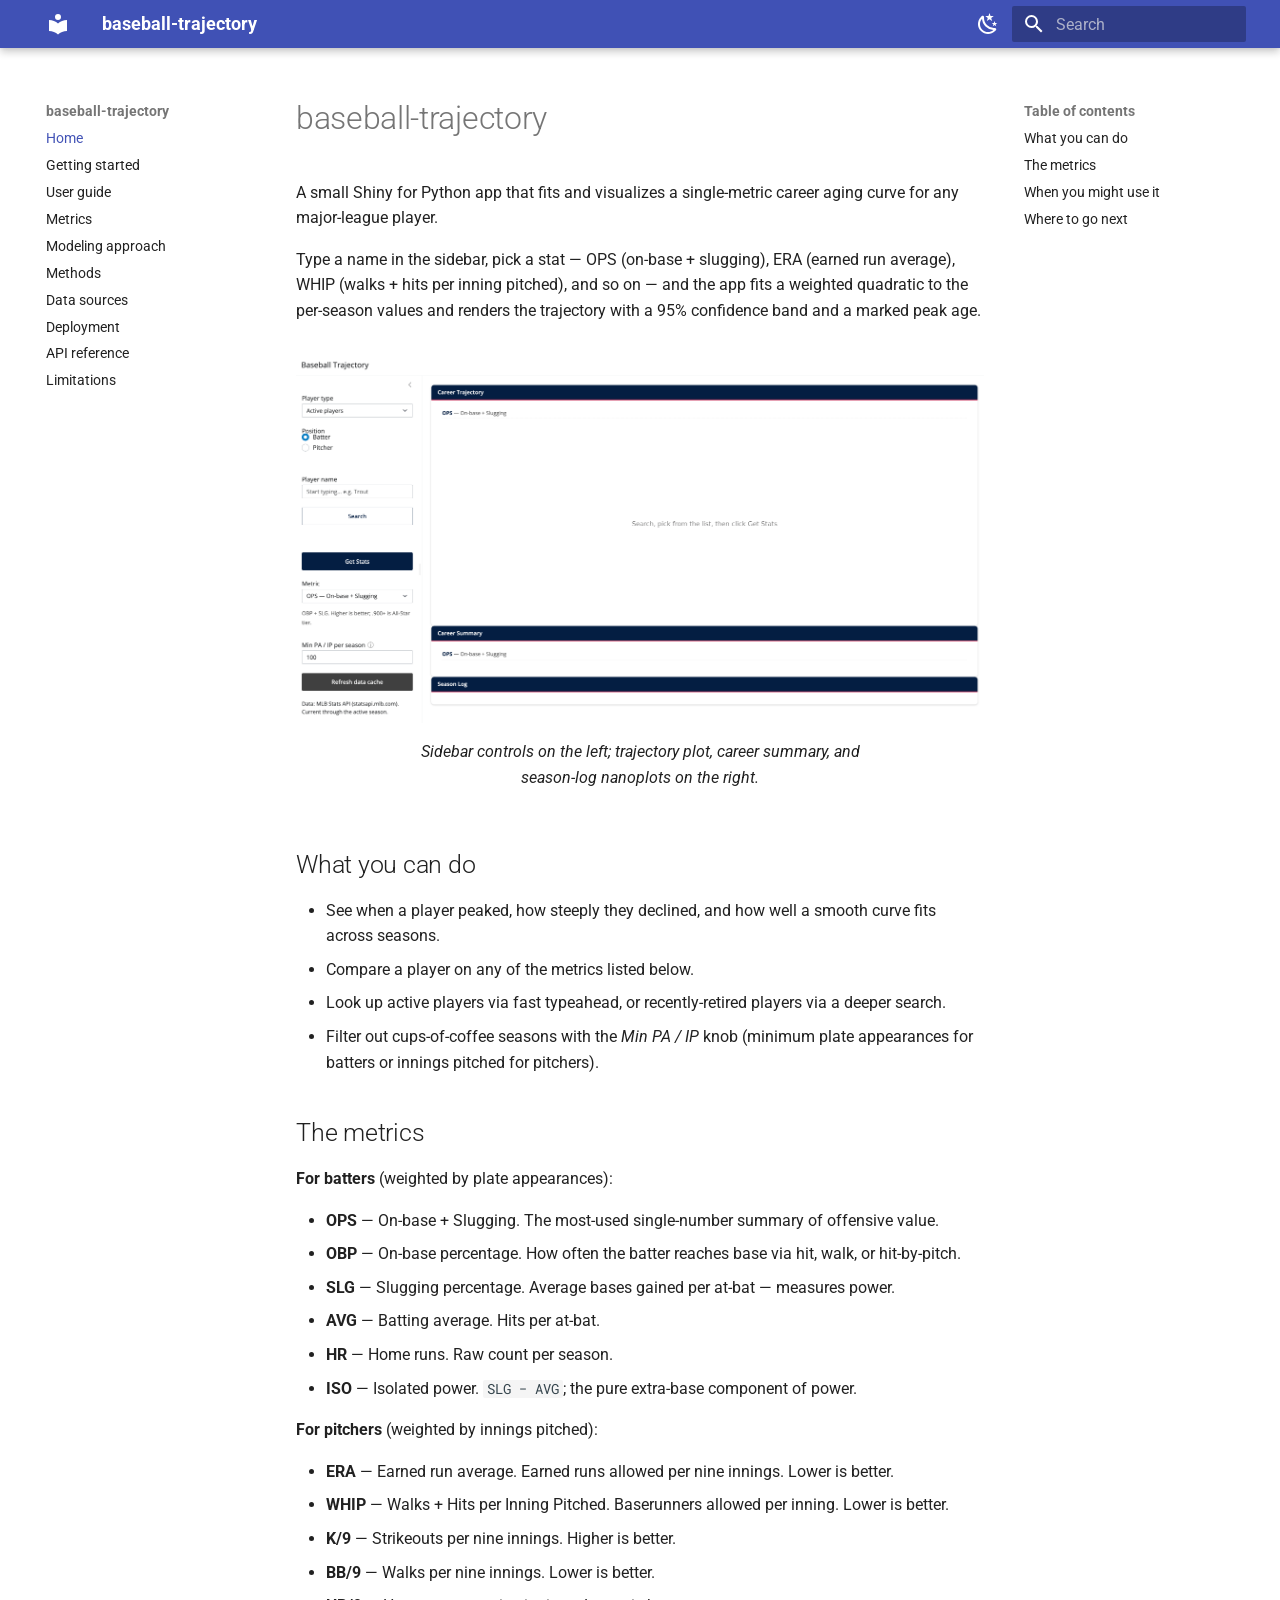
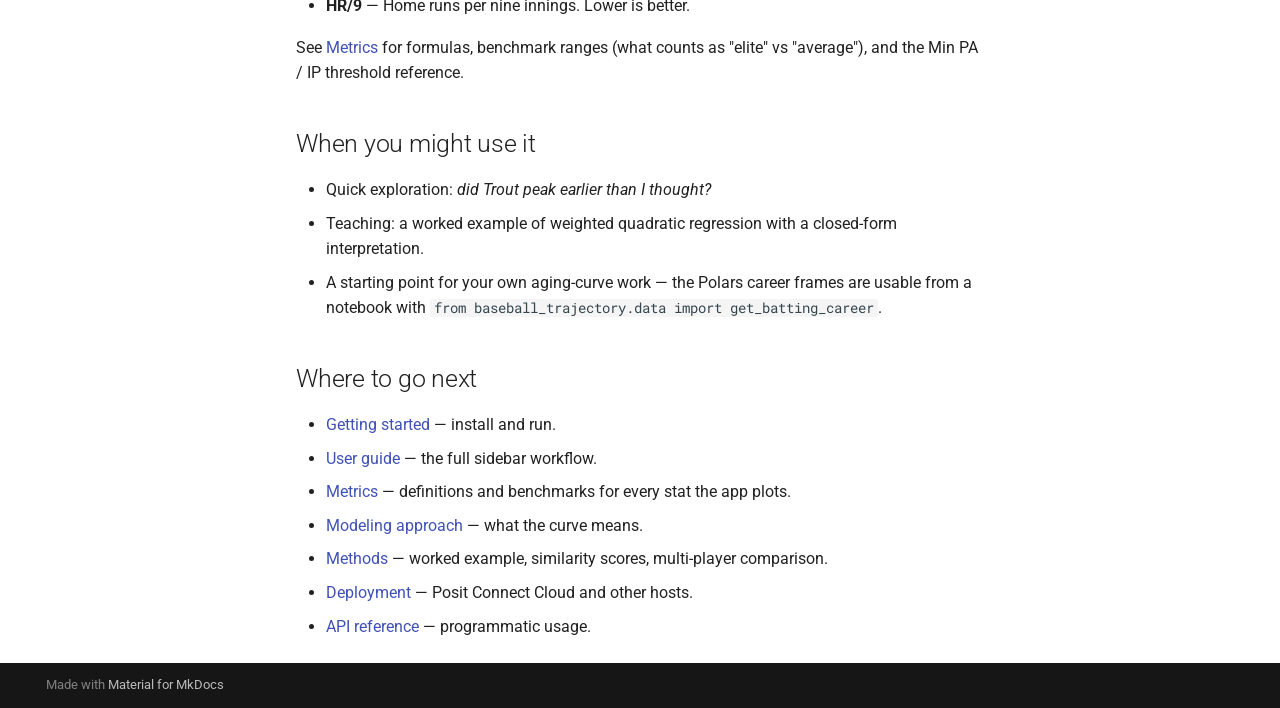
<file: index.html>
<!DOCTYPE html><html lang="en" class="no-js"><head>
    
      <meta charset="utf-8">
      <meta name="viewport" content="width=device-width,initial-scale=1">
      
        <meta name="description" content="Visualize a baseball player's career aging curve from MLB Stats API data.">
      
      
      
      
      
        <link rel="next" href="getting-started/">
      
      
        
      
      
      <link rel="icon" href="assets/images/favicon.png">
      <meta name="generator" content="mkdocs-1.6.1, mkdocs-material-9.7.6">
    
    
      
        <title>baseball-trajectory</title>
      
    
    
      <link rel="stylesheet" href="assets/stylesheets/main.484c7ddc.min.css">
      
        
        <link rel="stylesheet" href="assets/stylesheets/palette.ab4e12ef.min.css">
      
      


    
    
      
    
    
      
        
        
        <link rel="preconnect" href="https://fonts.gstatic.com" crossorigin="">
        <link rel="stylesheet" href="https://fonts.googleapis.com/css?family=Roboto:300,300i,400,400i,700,700i%7CRoboto+Mono:400,400i,700,700i&amp;display=fallback">
        <style>:root{--md-text-font:"Roboto";--md-code-font:"Roboto Mono"}</style>
      
    
    
    <script>__md_scope=new URL(".",location),__md_hash=e=>[...e].reduce(((e,_)=>(e<<5)-e+_.charCodeAt(0)),0),__md_get=(e,_=localStorage,t=__md_scope)=>JSON.parse(_.getItem(t.pathname+"."+e)),__md_set=(e,_,t=localStorage,a=__md_scope)=>{try{t.setItem(a.pathname+"."+e,JSON.stringify(_))}catch(e){}}</script>
    
      

    
    
  <link href="assets/stylesheets/glightbox.min.css" rel="stylesheet"><script src="assets/javascripts/glightbox.min.js"></script><style id="glightbox-style">
            html.glightbox-open { overflow: initial; height: 100%; }
            .gslide-title { margin-top: 0px; user-select: text; }
            .gslide-desc { color: #666; user-select: text; }
            .gslide-image img { background: white; }
            .gscrollbar-fixer { padding-right: 15px; }
            .gdesc-inner { font-size: 0.75rem; }
            body[data-md-color-scheme="slate"] .gdesc-inner { background: var(--md-default-bg-color); }
            body[data-md-color-scheme="slate"] .gslide-title { color: var(--md-default-fg-color); }
            body[data-md-color-scheme="slate"] .gslide-desc { color: var(--md-default-fg-color); }
        </style></head>
  
  
    
    
      
    
    
    
    
    <body dir="ltr" data-md-color-scheme="default" data-md-color-primary="indigo" data-md-color-accent="amber">
  
    
    <input class="md-toggle" data-md-toggle="drawer" type="checkbox" id="__drawer" autocomplete="off">
    <input class="md-toggle" data-md-toggle="search" type="checkbox" id="__search" autocomplete="off">
    <label class="md-overlay" for="__drawer"></label>
    <div data-md-component="skip">
      
        
        <a href="#baseball-trajectory" class="md-skip">
          Skip to content
        </a>
      
    </div>
    <div data-md-component="announce">
      
    </div>
    
    
      

  

<header class="md-header md-header--shadow" data-md-component="header">
  <nav class="md-header__inner md-grid" aria-label="Header">
    <a href="." title="baseball-trajectory" class="md-header__button md-logo" aria-label="baseball-trajectory" data-md-component="logo">
      
  
  <svg xmlns="http://www.w3.org/2000/svg" viewBox="0 0 24 24"><path d="M12 8a3 3 0 0 0 3-3 3 3 0 0 0-3-3 3 3 0 0 0-3 3 3 3 0 0 0 3 3m0 3.54C9.64 9.35 6.5 8 3 8v11c3.5 0 6.64 1.35 9 3.54 2.36-2.19 5.5-3.54 9-3.54V8c-3.5 0-6.64 1.35-9 3.54"></path></svg>

    </a>
    <label class="md-header__button md-icon" for="__drawer">
      
      <svg xmlns="http://www.w3.org/2000/svg" viewBox="0 0 24 24"><path d="M3 6h18v2H3zm0 5h18v2H3zm0 5h18v2H3z"></path></svg>
    </label>
    <div class="md-header__title" data-md-component="header-title">
      <div class="md-header__ellipsis">
        <div class="md-header__topic">
          <span class="md-ellipsis">
            baseball-trajectory
          </span>
        </div>
        <div class="md-header__topic" data-md-component="header-topic">
          <span class="md-ellipsis">
            
              Home
            
          </span>
        </div>
      </div>
    </div>
    
      
        <form class="md-header__option" data-md-component="palette">
  
    
    
    
    <input class="md-option" data-md-color-media="" data-md-color-scheme="default" data-md-color-primary="indigo" data-md-color-accent="amber" aria-label="Switch to dark mode" type="radio" name="__palette" id="__palette_0">
    
      <label class="md-header__button md-icon" title="Switch to dark mode" for="__palette_1" hidden="">
        <svg xmlns="http://www.w3.org/2000/svg" viewBox="0 0 24 24"><path d="m17.75 4.09-2.53 1.94.91 3.06-2.63-1.81-2.63 1.81.91-3.06-2.53-1.94L12.44 4l1.06-3 1.06 3zm3.5 6.91-1.64 1.25.59 1.98-1.7-1.17-1.7 1.17.59-1.98L15.75 11l2.06-.05L18.5 9l.69 1.95zm-2.28 4.95c.83-.08 1.72 1.1 1.19 1.85-.32.45-.66.87-1.08 1.27C15.17 23 8.84 23 4.94 19.07c-3.91-3.9-3.91-10.24 0-14.14.4-.4.82-.76 1.27-1.08.75-.53 1.93.36 1.85 1.19-.27 2.86.69 5.83 2.89 8.02a9.96 9.96 0 0 0 8.02 2.89m-1.64 2.02a12.08 12.08 0 0 1-7.8-3.47c-2.17-2.19-3.33-5-3.49-7.82-2.81 3.14-2.7 7.96.31 10.98 3.02 3.01 7.84 3.12 10.98.31"></path></svg>
      </label>
    
  
    
    
    
    <input class="md-option" data-md-color-media="" data-md-color-scheme="slate" data-md-color-primary="indigo" data-md-color-accent="amber" aria-label="Switch to light mode" type="radio" name="__palette" id="__palette_1">
    
      <label class="md-header__button md-icon" title="Switch to light mode" for="__palette_0" hidden="">
        <svg xmlns="http://www.w3.org/2000/svg" viewBox="0 0 24 24"><path d="M12 7a5 5 0 0 1 5 5 5 5 0 0 1-5 5 5 5 0 0 1-5-5 5 5 0 0 1 5-5m0 2a3 3 0 0 0-3 3 3 3 0 0 0 3 3 3 3 0 0 0 3-3 3 3 0 0 0-3-3m0-7 2.39 3.42C13.65 5.15 12.84 5 12 5s-1.65.15-2.39.42zM3.34 7l4.16-.35A7.2 7.2 0 0 0 5.94 8.5c-.44.74-.69 1.5-.83 2.29zm.02 10 1.76-3.77a7.131 7.131 0 0 0 2.38 4.14zM20.65 7l-1.77 3.79a7.02 7.02 0 0 0-2.38-4.15zm-.01 10-4.14.36c.59-.51 1.12-1.14 1.54-1.86.42-.73.69-1.5.83-2.29zM12 22l-2.41-3.44c.74.27 1.55.44 2.41.44.82 0 1.63-.17 2.37-.44z"></path></svg>
      </label>
    
  
</form>
      
    
    
      <script>var palette=__md_get("__palette");if(palette&&palette.color){if("(prefers-color-scheme)"===palette.color.media){var media=matchMedia("(prefers-color-scheme: light)"),input=document.querySelector(media.matches?"[data-md-color-media='(prefers-color-scheme: light)']":"[data-md-color-media='(prefers-color-scheme: dark)']");palette.color.media=input.getAttribute("data-md-color-media"),palette.color.scheme=input.getAttribute("data-md-color-scheme"),palette.color.primary=input.getAttribute("data-md-color-primary"),palette.color.accent=input.getAttribute("data-md-color-accent")}for(var[key,value]of Object.entries(palette.color))document.body.setAttribute("data-md-color-"+key,value)}</script>
    
    
    
      
      
        <label class="md-header__button md-icon" for="__search">
          
          <svg xmlns="http://www.w3.org/2000/svg" viewBox="0 0 24 24"><path d="M9.5 3A6.5 6.5 0 0 1 16 9.5c0 1.61-.59 3.09-1.56 4.23l.27.27h.79l5 5-1.5 1.5-5-5v-.79l-.27-.27A6.52 6.52 0 0 1 9.5 16 6.5 6.5 0 0 1 3 9.5 6.5 6.5 0 0 1 9.5 3m0 2C7 5 5 7 5 9.5S7 14 9.5 14 14 12 14 9.5 12 5 9.5 5"></path></svg>
        </label>
        <div class="md-search" data-md-component="search" role="dialog">
  <label class="md-search__overlay" for="__search"></label>
  <div class="md-search__inner" role="search">
    <form class="md-search__form" name="search">
      <input type="text" class="md-search__input" name="query" aria-label="Search" placeholder="Search" autocapitalize="off" autocorrect="off" autocomplete="off" spellcheck="false" data-md-component="search-query" required="">
      <label class="md-search__icon md-icon" for="__search">
        
        <svg xmlns="http://www.w3.org/2000/svg" viewBox="0 0 24 24"><path d="M9.5 3A6.5 6.5 0 0 1 16 9.5c0 1.61-.59 3.09-1.56 4.23l.27.27h.79l5 5-1.5 1.5-5-5v-.79l-.27-.27A6.52 6.52 0 0 1 9.5 16 6.5 6.5 0 0 1 3 9.5 6.5 6.5 0 0 1 9.5 3m0 2C7 5 5 7 5 9.5S7 14 9.5 14 14 12 14 9.5 12 5 9.5 5"></path></svg>
        
        <svg xmlns="http://www.w3.org/2000/svg" viewBox="0 0 24 24"><path d="M20 11v2H8l5.5 5.5-1.42 1.42L4.16 12l7.92-7.92L13.5 5.5 8 11z"></path></svg>
      </label>
      <nav class="md-search__options" aria-label="Search">
        
        <button type="reset" class="md-search__icon md-icon" title="Clear" aria-label="Clear" tabindex="-1">
          
          <svg xmlns="http://www.w3.org/2000/svg" viewBox="0 0 24 24"><path d="M19 6.41 17.59 5 12 10.59 6.41 5 5 6.41 10.59 12 5 17.59 6.41 19 12 13.41 17.59 19 19 17.59 13.41 12z"></path></svg>
        </button>
      </nav>
      
        <div class="md-search__suggest" data-md-component="search-suggest"></div>
      
    </form>
    <div class="md-search__output">
      <div class="md-search__scrollwrap" tabindex="0" data-md-scrollfix="">
        <div class="md-search-result" data-md-component="search-result">
          <div class="md-search-result__meta">
            Initializing search
          </div>
          <ol class="md-search-result__list" role="presentation"></ol>
        </div>
      </div>
    </div>
  </div>
</div>
      
    
    
  </nav>
  
</header>
    
    <div class="md-container" data-md-component="container">
      
      
        
          
        
      
      <main class="md-main" data-md-component="main">
        <div class="md-main__inner md-grid">
          
            
              
              <div class="md-sidebar md-sidebar--primary" data-md-component="sidebar" data-md-type="navigation">
                <div class="md-sidebar__scrollwrap">
                  <div class="md-sidebar__inner">
                    



<nav class="md-nav md-nav--primary" aria-label="Navigation" data-md-level="0">
  <label class="md-nav__title" for="__drawer">
    <a href="." title="baseball-trajectory" class="md-nav__button md-logo" aria-label="baseball-trajectory" data-md-component="logo">
      
  
  <svg xmlns="http://www.w3.org/2000/svg" viewBox="0 0 24 24"><path d="M12 8a3 3 0 0 0 3-3 3 3 0 0 0-3-3 3 3 0 0 0-3 3 3 3 0 0 0 3 3m0 3.54C9.64 9.35 6.5 8 3 8v11c3.5 0 6.64 1.35 9 3.54 2.36-2.19 5.5-3.54 9-3.54V8c-3.5 0-6.64 1.35-9 3.54"></path></svg>

    </a>
    baseball-trajectory
  </label>
  
  <ul class="md-nav__list" data-md-scrollfix="">
    
      
      
  
  
    
  
  
  
    <li class="md-nav__item md-nav__item--active">
      
      <input class="md-nav__toggle md-toggle" type="checkbox" id="__toc">
      
      
        
      
      
        <label class="md-nav__link md-nav__link--active" for="__toc">
          
  
  
  <span class="md-ellipsis">
    
  
    Home
  

    
  </span>
  
  

          <span class="md-nav__icon md-icon"></span>
        </label>
      
      <a href="." class="md-nav__link md-nav__link--active">
        
  
  
  <span class="md-ellipsis">
    
  
    Home
  

    
  </span>
  
  

      </a>
      
        

<nav class="md-nav md-nav--secondary" aria-label="Table of contents">
  
  
  
    
  
  
    <label class="md-nav__title" for="__toc">
      <span class="md-nav__icon md-icon"></span>
      Table of contents
    </label>
    <ul class="md-nav__list" data-md-component="toc" data-md-scrollfix="">
      
        <li class="md-nav__item">
  <a href="#what-you-can-do" class="md-nav__link">
    <span class="md-ellipsis">
      
        What you can do
      
    </span>
  </a>
  
</li>
      
        <li class="md-nav__item">
  <a href="#the-metrics" class="md-nav__link">
    <span class="md-ellipsis">
      
        The metrics
      
    </span>
  </a>
  
</li>
      
        <li class="md-nav__item">
  <a href="#when-you-might-use-it" class="md-nav__link">
    <span class="md-ellipsis">
      
        When you might use it
      
    </span>
  </a>
  
</li>
      
        <li class="md-nav__item">
  <a href="#where-to-go-next" class="md-nav__link">
    <span class="md-ellipsis">
      
        Where to go next
      
    </span>
  </a>
  
</li>
      
    </ul>
  
</nav>
      
    </li>
  

    
      
      
  
  
  
  
    <li class="md-nav__item">
      <a href="getting-started/" class="md-nav__link">
        
  
  
  <span class="md-ellipsis">
    
  
    Getting started
  

    
  </span>
  
  

      </a>
    </li>
  

    
      
      
  
  
  
  
    <li class="md-nav__item">
      <a href="user-guide/" class="md-nav__link">
        
  
  
  <span class="md-ellipsis">
    
  
    User guide
  

    
  </span>
  
  

      </a>
    </li>
  

    
      
      
  
  
  
  
    <li class="md-nav__item">
      <a href="metrics/" class="md-nav__link">
        
  
  
  <span class="md-ellipsis">
    
  
    Metrics
  

    
  </span>
  
  

      </a>
    </li>
  

    
      
      
  
  
  
  
    <li class="md-nav__item">
      <a href="modeling/" class="md-nav__link">
        
  
  
  <span class="md-ellipsis">
    
  
    Modeling approach
  

    
  </span>
  
  

      </a>
    </li>
  

    
      
      
  
  
  
  
    <li class="md-nav__item">
      <a href="methods/" class="md-nav__link">
        
  
  
  <span class="md-ellipsis">
    
  
    Methods
  

    
  </span>
  
  

      </a>
    </li>
  

    
      
      
  
  
  
  
    <li class="md-nav__item">
      <a href="data/" class="md-nav__link">
        
  
  
  <span class="md-ellipsis">
    
  
    Data sources
  

    
  </span>
  
  

      </a>
    </li>
  

    
      
      
  
  
  
  
    <li class="md-nav__item">
      <a href="deployment/" class="md-nav__link">
        
  
  
  <span class="md-ellipsis">
    
  
    Deployment
  

    
  </span>
  
  

      </a>
    </li>
  

    
      
      
  
  
  
  
    <li class="md-nav__item">
      <a href="reference/" class="md-nav__link">
        
  
  
  <span class="md-ellipsis">
    
  
    API reference
  

    
  </span>
  
  

      </a>
    </li>
  

    
      
      
  
  
  
  
    <li class="md-nav__item">
      <a href="limitations/" class="md-nav__link">
        
  
  
  <span class="md-ellipsis">
    
  
    Limitations
  

    
  </span>
  
  

      </a>
    </li>
  

    
  </ul>
</nav>
                  </div>
                </div>
              </div>
            
            
              
              <div class="md-sidebar md-sidebar--secondary" data-md-component="sidebar" data-md-type="toc">
                <div class="md-sidebar__scrollwrap">
                  <div class="md-sidebar__inner">
                    

<nav class="md-nav md-nav--secondary" aria-label="Table of contents">
  
  
  
    
  
  
    <label class="md-nav__title" for="__toc">
      <span class="md-nav__icon md-icon"></span>
      Table of contents
    </label>
    <ul class="md-nav__list" data-md-component="toc" data-md-scrollfix="">
      
        <li class="md-nav__item">
  <a href="#what-you-can-do" class="md-nav__link">
    <span class="md-ellipsis">
      
        What you can do
      
    </span>
  </a>
  
</li>
      
        <li class="md-nav__item">
  <a href="#the-metrics" class="md-nav__link">
    <span class="md-ellipsis">
      
        The metrics
      
    </span>
  </a>
  
</li>
      
        <li class="md-nav__item">
  <a href="#when-you-might-use-it" class="md-nav__link">
    <span class="md-ellipsis">
      
        When you might use it
      
    </span>
  </a>
  
</li>
      
        <li class="md-nav__item">
  <a href="#where-to-go-next" class="md-nav__link">
    <span class="md-ellipsis">
      
        Where to go next
      
    </span>
  </a>
  
</li>
      
    </ul>
  
</nav>
                  </div>
                </div>
              </div>
            
          
          
            <div class="md-content" data-md-component="content">
              
              <article class="md-content__inner md-typeset">
                
                  



<h1 id="baseball-trajectory">baseball-trajectory<a class="headerlink" href="#baseball-trajectory" title="Permanent link">¶</a></h1>
<p>A small Shiny for Python app that fits and visualizes a single-metric
career aging curve for any major-league player.</p>
<p>Type a name in the sidebar, pick a stat — OPS (on-base + slugging),
ERA (earned run average), WHIP (walks + hits per inning pitched), and
so on — and the app fits a weighted quadratic to the per-season
values and renders the trajectory with a 95% confidence band and a
marked peak age.</p>
<figure>
<p><a class="glightbox" data-type="image" data-width="auto" data-height="auto" href="images/landing-page.png" data-desc-position="bottom"><img alt="baseball-trajectory landing page" src="images/landing-page.png" width="960"></a>
  </p>
<figcaption>Sidebar controls on the left; trajectory plot, career
  summary, and season-log nanoplots on the right.</figcaption>
</figure>
<h2 id="what-you-can-do">What you can do<a class="headerlink" href="#what-you-can-do" title="Permanent link">¶</a></h2>
<ul>
<li>See when a player peaked, how steeply they declined, and how well a
  smooth curve fits across seasons.</li>
<li>Compare a player on any of the metrics listed below.</li>
<li>Look up active players via fast typeahead, or recently-retired
  players via a deeper search.</li>
<li>Filter out cups-of-coffee seasons with the <em>Min PA / IP</em> knob
  (minimum plate appearances for batters or innings pitched for
  pitchers).</li>
</ul>
<h2 id="the-metrics">The metrics<a class="headerlink" href="#the-metrics" title="Permanent link">¶</a></h2>
<p><strong>For batters</strong> (weighted by plate appearances):</p>
<ul>
<li><strong>OPS</strong> — On-base + Slugging. The most-used single-number summary
  of offensive value.</li>
<li><strong>OBP</strong> — On-base percentage. How often the batter reaches base via
  hit, walk, or hit-by-pitch.</li>
<li><strong>SLG</strong> — Slugging percentage. Average bases gained per at-bat —
  measures power.</li>
<li><strong>AVG</strong> — Batting average. Hits per at-bat.</li>
<li><strong>HR</strong> — Home runs. Raw count per season.</li>
<li><strong>ISO</strong> — Isolated power. <code>SLG − AVG</code>; the pure extra-base
  component of power.</li>
</ul>
<p><strong>For pitchers</strong> (weighted by innings pitched):</p>
<ul>
<li><strong>ERA</strong> — Earned run average. Earned runs allowed per nine
  innings. Lower is better.</li>
<li><strong>WHIP</strong> — Walks + Hits per Inning Pitched. Baserunners allowed
  per inning. Lower is better.</li>
<li><strong>K/9</strong> — Strikeouts per nine innings. Higher is better.</li>
<li><strong>BB/9</strong> — Walks per nine innings. Lower is better.</li>
<li><strong>HR/9</strong> — Home runs per nine innings. Lower is better.</li>
</ul>
<p>See <a href="metrics/">Metrics</a> for formulas, benchmark ranges (what counts
as "elite" vs "average"), and the Min PA / IP threshold reference.</p>
<h2 id="when-you-might-use-it">When you might use it<a class="headerlink" href="#when-you-might-use-it" title="Permanent link">¶</a></h2>
<ul>
<li>Quick exploration: <em>did Trout peak earlier than I thought?</em></li>
<li>Teaching: a worked example of weighted quadratic regression with a
  closed-form interpretation.</li>
<li>A starting point for your own aging-curve work — the Polars career
  frames are usable from a notebook with
  <code>from baseball_trajectory.data import get_batting_career</code>.</li>
</ul>
<h2 id="where-to-go-next">Where to go next<a class="headerlink" href="#where-to-go-next" title="Permanent link">¶</a></h2>
<ul>
<li><a href="getting-started/">Getting started</a> — install and run.</li>
<li><a href="user-guide/">User guide</a> — the full sidebar workflow.</li>
<li><a href="metrics/">Metrics</a> — definitions and benchmarks for every stat the app plots.</li>
<li><a href="modeling/">Modeling approach</a> — what the curve means.</li>
<li><a href="methods/">Methods</a> — worked example, similarity scores, multi-player comparison.</li>
<li><a href="deployment/">Deployment</a> — Posit Connect Cloud and other hosts.</li>
<li><a href="reference/">API reference</a> — programmatic usage.</li>
</ul>












                
              </article>
            </div>
          
          
<script>var target=document.getElementById(location.hash.slice(1));target&&target.name&&(target.checked=target.name.startsWith("__tabbed_"))</script>
        </div>
        
          <button type="button" class="md-top md-icon" data-md-component="top" hidden="">
  
  <svg xmlns="http://www.w3.org/2000/svg" viewBox="0 0 24 24"><path d="M13 20h-2V8l-5.5 5.5-1.42-1.42L12 4.16l7.92 7.92-1.42 1.42L13 8z"></path></svg>
  Back to top
</button>
        
      </main>
      
        <footer class="md-footer">
  
  <div class="md-footer-meta md-typeset">
    <div class="md-footer-meta__inner md-grid">
      <div class="md-copyright">
  
  
    Made with
    <a href="https://squidfunk.github.io/mkdocs-material/" target="_blank" rel="noopener">
      Material for MkDocs
    </a>
  
</div>
      
    </div>
  </div>
</footer>
      
    </div>
    <div class="md-dialog" data-md-component="dialog">
      <div class="md-dialog__inner md-typeset"></div>
    </div>
    
    
    
      
      
      <script id="__config" type="application/json">{"annotate": null, "base": ".", "features": ["navigation.instant", "navigation.tracking", "navigation.sections", "navigation.top", "search.suggest", "content.code.copy"], "search": "assets/javascripts/workers/search.2c215733.min.js", "tags": null, "translations": {"clipboard.copied": "Copied to clipboard", "clipboard.copy": "Copy to clipboard", "search.result.more.one": "1 more on this page", "search.result.more.other": "# more on this page", "search.result.none": "No matching documents", "search.result.one": "1 matching document", "search.result.other": "# matching documents", "search.result.placeholder": "Type to start searching", "search.result.term.missing": "Missing", "select.version": "Select version"}, "version": null}</script>
    
    
      <script src="assets/javascripts/bundle.79ae519e.min.js"></script>
      
    
  
<script id="init-glightbox">const lightbox = GLightbox({"touchNavigation": true, "loop": false, "zoomable": true, "draggable": true, "openEffect": "zoom", "closeEffect": "zoom", "slideEffect": "slide"});
document$.subscribe(()=>{ lightbox.reload(); });
</script></body></html>
</file>
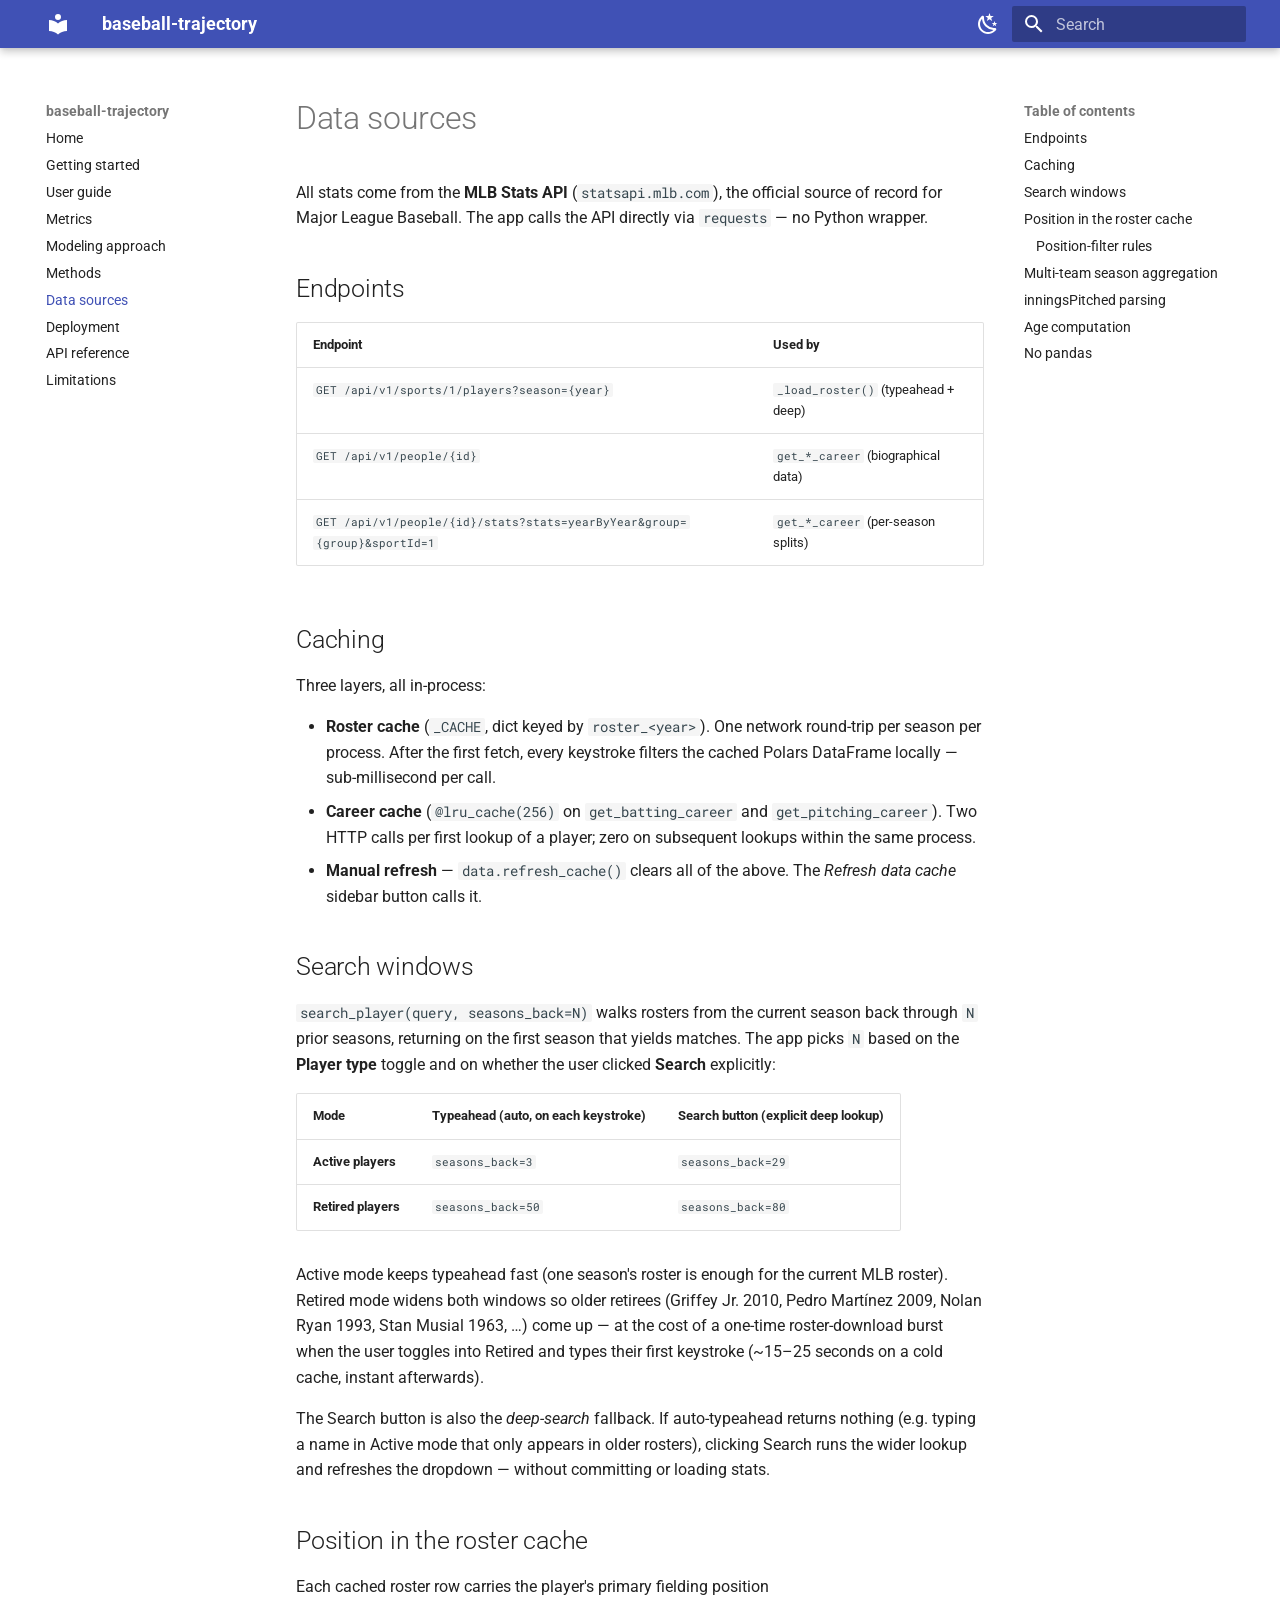
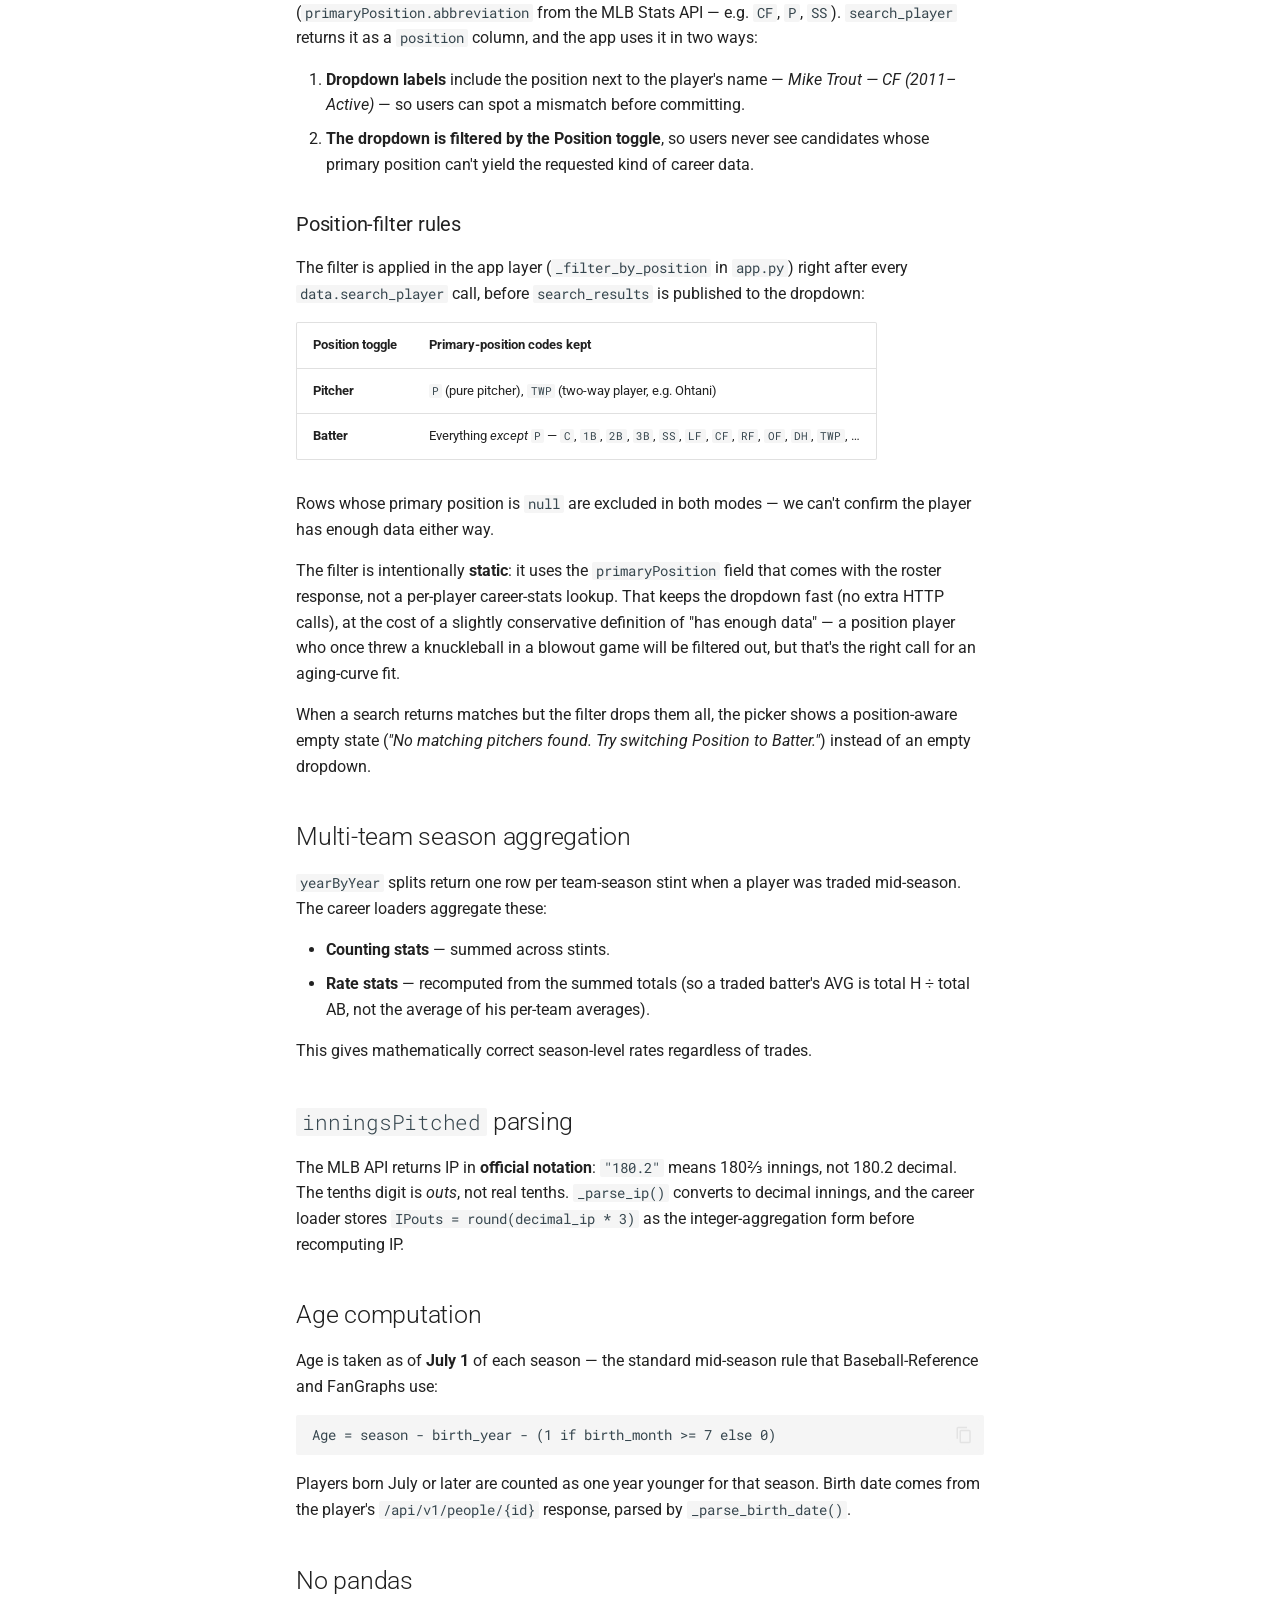
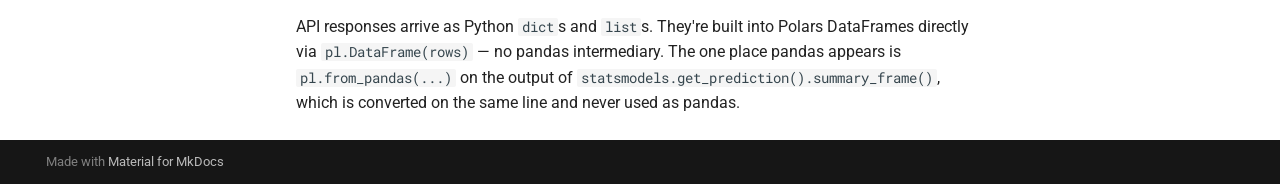
<file: data/index.html>
<!DOCTYPE html><html lang="en" class="no-js"><head>
    
      <meta charset="utf-8">
      <meta name="viewport" content="width=device-width,initial-scale=1">
      
        <meta name="description" content="Visualize a baseball player's career aging curve from MLB Stats API data.">
      
      
      
      
        <link rel="prev" href="../methods/">
      
      
        <link rel="next" href="../deployment/">
      
      
        
      
      
      <link rel="icon" href="../assets/images/favicon.png">
      <meta name="generator" content="mkdocs-1.6.1, mkdocs-material-9.7.6">
    
    
      
        <title>Data sources - baseball-trajectory</title>
      
    
    
      <link rel="stylesheet" href="../assets/stylesheets/main.484c7ddc.min.css">
      
        
        <link rel="stylesheet" href="../assets/stylesheets/palette.ab4e12ef.min.css">
      
      


    
    
      
    
    
      
        
        
        <link rel="preconnect" href="https://fonts.gstatic.com" crossorigin="">
        <link rel="stylesheet" href="https://fonts.googleapis.com/css?family=Roboto:300,300i,400,400i,700,700i%7CRoboto+Mono:400,400i,700,700i&amp;display=fallback">
        <style>:root{--md-text-font:"Roboto";--md-code-font:"Roboto Mono"}</style>
      
    
    
    <script>__md_scope=new URL("..",location),__md_hash=e=>[...e].reduce(((e,_)=>(e<<5)-e+_.charCodeAt(0)),0),__md_get=(e,_=localStorage,t=__md_scope)=>JSON.parse(_.getItem(t.pathname+"."+e)),__md_set=(e,_,t=localStorage,a=__md_scope)=>{try{t.setItem(a.pathname+"."+e,JSON.stringify(_))}catch(e){}}</script>
    
      

    
    
  <link href="../assets/stylesheets/glightbox.min.css" rel="stylesheet"><script src="../assets/javascripts/glightbox.min.js"></script><style id="glightbox-style">
            html.glightbox-open { overflow: initial; height: 100%; }
            .gslide-title { margin-top: 0px; user-select: text; }
            .gslide-desc { color: #666; user-select: text; }
            .gslide-image img { background: white; }
            .gscrollbar-fixer { padding-right: 15px; }
            .gdesc-inner { font-size: 0.75rem; }
            body[data-md-color-scheme="slate"] .gdesc-inner { background: var(--md-default-bg-color); }
            body[data-md-color-scheme="slate"] .gslide-title { color: var(--md-default-fg-color); }
            body[data-md-color-scheme="slate"] .gslide-desc { color: var(--md-default-fg-color); }
        </style></head>
  
  
    
    
      
    
    
    
    
    <body dir="ltr" data-md-color-scheme="default" data-md-color-primary="indigo" data-md-color-accent="amber">
  
    
    <input class="md-toggle" data-md-toggle="drawer" type="checkbox" id="__drawer" autocomplete="off">
    <input class="md-toggle" data-md-toggle="search" type="checkbox" id="__search" autocomplete="off">
    <label class="md-overlay" for="__drawer"></label>
    <div data-md-component="skip">
      
        
        <a href="#data-sources" class="md-skip">
          Skip to content
        </a>
      
    </div>
    <div data-md-component="announce">
      
    </div>
    
    
      

  

<header class="md-header md-header--shadow" data-md-component="header">
  <nav class="md-header__inner md-grid" aria-label="Header">
    <a href=".." title="baseball-trajectory" class="md-header__button md-logo" aria-label="baseball-trajectory" data-md-component="logo">
      
  
  <svg xmlns="http://www.w3.org/2000/svg" viewBox="0 0 24 24"><path d="M12 8a3 3 0 0 0 3-3 3 3 0 0 0-3-3 3 3 0 0 0-3 3 3 3 0 0 0 3 3m0 3.54C9.64 9.35 6.5 8 3 8v11c3.5 0 6.64 1.35 9 3.54 2.36-2.19 5.5-3.54 9-3.54V8c-3.5 0-6.64 1.35-9 3.54"></path></svg>

    </a>
    <label class="md-header__button md-icon" for="__drawer">
      
      <svg xmlns="http://www.w3.org/2000/svg" viewBox="0 0 24 24"><path d="M3 6h18v2H3zm0 5h18v2H3zm0 5h18v2H3z"></path></svg>
    </label>
    <div class="md-header__title" data-md-component="header-title">
      <div class="md-header__ellipsis">
        <div class="md-header__topic">
          <span class="md-ellipsis">
            baseball-trajectory
          </span>
        </div>
        <div class="md-header__topic" data-md-component="header-topic">
          <span class="md-ellipsis">
            
              Data sources
            
          </span>
        </div>
      </div>
    </div>
    
      
        <form class="md-header__option" data-md-component="palette">
  
    
    
    
    <input class="md-option" data-md-color-media="" data-md-color-scheme="default" data-md-color-primary="indigo" data-md-color-accent="amber" aria-label="Switch to dark mode" type="radio" name="__palette" id="__palette_0">
    
      <label class="md-header__button md-icon" title="Switch to dark mode" for="__palette_1" hidden="">
        <svg xmlns="http://www.w3.org/2000/svg" viewBox="0 0 24 24"><path d="m17.75 4.09-2.53 1.94.91 3.06-2.63-1.81-2.63 1.81.91-3.06-2.53-1.94L12.44 4l1.06-3 1.06 3zm3.5 6.91-1.64 1.25.59 1.98-1.7-1.17-1.7 1.17.59-1.98L15.75 11l2.06-.05L18.5 9l.69 1.95zm-2.28 4.95c.83-.08 1.72 1.1 1.19 1.85-.32.45-.66.87-1.08 1.27C15.17 23 8.84 23 4.94 19.07c-3.91-3.9-3.91-10.24 0-14.14.4-.4.82-.76 1.27-1.08.75-.53 1.93.36 1.85 1.19-.27 2.86.69 5.83 2.89 8.02a9.96 9.96 0 0 0 8.02 2.89m-1.64 2.02a12.08 12.08 0 0 1-7.8-3.47c-2.17-2.19-3.33-5-3.49-7.82-2.81 3.14-2.7 7.96.31 10.98 3.02 3.01 7.84 3.12 10.98.31"></path></svg>
      </label>
    
  
    
    
    
    <input class="md-option" data-md-color-media="" data-md-color-scheme="slate" data-md-color-primary="indigo" data-md-color-accent="amber" aria-label="Switch to light mode" type="radio" name="__palette" id="__palette_1">
    
      <label class="md-header__button md-icon" title="Switch to light mode" for="__palette_0" hidden="">
        <svg xmlns="http://www.w3.org/2000/svg" viewBox="0 0 24 24"><path d="M12 7a5 5 0 0 1 5 5 5 5 0 0 1-5 5 5 5 0 0 1-5-5 5 5 0 0 1 5-5m0 2a3 3 0 0 0-3 3 3 3 0 0 0 3 3 3 3 0 0 0 3-3 3 3 0 0 0-3-3m0-7 2.39 3.42C13.65 5.15 12.84 5 12 5s-1.65.15-2.39.42zM3.34 7l4.16-.35A7.2 7.2 0 0 0 5.94 8.5c-.44.74-.69 1.5-.83 2.29zm.02 10 1.76-3.77a7.131 7.131 0 0 0 2.38 4.14zM20.65 7l-1.77 3.79a7.02 7.02 0 0 0-2.38-4.15zm-.01 10-4.14.36c.59-.51 1.12-1.14 1.54-1.86.42-.73.69-1.5.83-2.29zM12 22l-2.41-3.44c.74.27 1.55.44 2.41.44.82 0 1.63-.17 2.37-.44z"></path></svg>
      </label>
    
  
</form>
      
    
    
      <script>var palette=__md_get("__palette");if(palette&&palette.color){if("(prefers-color-scheme)"===palette.color.media){var media=matchMedia("(prefers-color-scheme: light)"),input=document.querySelector(media.matches?"[data-md-color-media='(prefers-color-scheme: light)']":"[data-md-color-media='(prefers-color-scheme: dark)']");palette.color.media=input.getAttribute("data-md-color-media"),palette.color.scheme=input.getAttribute("data-md-color-scheme"),palette.color.primary=input.getAttribute("data-md-color-primary"),palette.color.accent=input.getAttribute("data-md-color-accent")}for(var[key,value]of Object.entries(palette.color))document.body.setAttribute("data-md-color-"+key,value)}</script>
    
    
    
      
      
        <label class="md-header__button md-icon" for="__search">
          
          <svg xmlns="http://www.w3.org/2000/svg" viewBox="0 0 24 24"><path d="M9.5 3A6.5 6.5 0 0 1 16 9.5c0 1.61-.59 3.09-1.56 4.23l.27.27h.79l5 5-1.5 1.5-5-5v-.79l-.27-.27A6.52 6.52 0 0 1 9.5 16 6.5 6.5 0 0 1 3 9.5 6.5 6.5 0 0 1 9.5 3m0 2C7 5 5 7 5 9.5S7 14 9.5 14 14 12 14 9.5 12 5 9.5 5"></path></svg>
        </label>
        <div class="md-search" data-md-component="search" role="dialog">
  <label class="md-search__overlay" for="__search"></label>
  <div class="md-search__inner" role="search">
    <form class="md-search__form" name="search">
      <input type="text" class="md-search__input" name="query" aria-label="Search" placeholder="Search" autocapitalize="off" autocorrect="off" autocomplete="off" spellcheck="false" data-md-component="search-query" required="">
      <label class="md-search__icon md-icon" for="__search">
        
        <svg xmlns="http://www.w3.org/2000/svg" viewBox="0 0 24 24"><path d="M9.5 3A6.5 6.5 0 0 1 16 9.5c0 1.61-.59 3.09-1.56 4.23l.27.27h.79l5 5-1.5 1.5-5-5v-.79l-.27-.27A6.52 6.52 0 0 1 9.5 16 6.5 6.5 0 0 1 3 9.5 6.5 6.5 0 0 1 9.5 3m0 2C7 5 5 7 5 9.5S7 14 9.5 14 14 12 14 9.5 12 5 9.5 5"></path></svg>
        
        <svg xmlns="http://www.w3.org/2000/svg" viewBox="0 0 24 24"><path d="M20 11v2H8l5.5 5.5-1.42 1.42L4.16 12l7.92-7.92L13.5 5.5 8 11z"></path></svg>
      </label>
      <nav class="md-search__options" aria-label="Search">
        
        <button type="reset" class="md-search__icon md-icon" title="Clear" aria-label="Clear" tabindex="-1">
          
          <svg xmlns="http://www.w3.org/2000/svg" viewBox="0 0 24 24"><path d="M19 6.41 17.59 5 12 10.59 6.41 5 5 6.41 10.59 12 5 17.59 6.41 19 12 13.41 17.59 19 19 17.59 13.41 12z"></path></svg>
        </button>
      </nav>
      
        <div class="md-search__suggest" data-md-component="search-suggest"></div>
      
    </form>
    <div class="md-search__output">
      <div class="md-search__scrollwrap" tabindex="0" data-md-scrollfix="">
        <div class="md-search-result" data-md-component="search-result">
          <div class="md-search-result__meta">
            Initializing search
          </div>
          <ol class="md-search-result__list" role="presentation"></ol>
        </div>
      </div>
    </div>
  </div>
</div>
      
    
    
  </nav>
  
</header>
    
    <div class="md-container" data-md-component="container">
      
      
        
          
        
      
      <main class="md-main" data-md-component="main">
        <div class="md-main__inner md-grid">
          
            
              
              <div class="md-sidebar md-sidebar--primary" data-md-component="sidebar" data-md-type="navigation">
                <div class="md-sidebar__scrollwrap">
                  <div class="md-sidebar__inner">
                    



<nav class="md-nav md-nav--primary" aria-label="Navigation" data-md-level="0">
  <label class="md-nav__title" for="__drawer">
    <a href=".." title="baseball-trajectory" class="md-nav__button md-logo" aria-label="baseball-trajectory" data-md-component="logo">
      
  
  <svg xmlns="http://www.w3.org/2000/svg" viewBox="0 0 24 24"><path d="M12 8a3 3 0 0 0 3-3 3 3 0 0 0-3-3 3 3 0 0 0-3 3 3 3 0 0 0 3 3m0 3.54C9.64 9.35 6.5 8 3 8v11c3.5 0 6.64 1.35 9 3.54 2.36-2.19 5.5-3.54 9-3.54V8c-3.5 0-6.64 1.35-9 3.54"></path></svg>

    </a>
    baseball-trajectory
  </label>
  
  <ul class="md-nav__list" data-md-scrollfix="">
    
      
      
  
  
  
  
    <li class="md-nav__item">
      <a href=".." class="md-nav__link">
        
  
  
  <span class="md-ellipsis">
    
  
    Home
  

    
  </span>
  
  

      </a>
    </li>
  

    
      
      
  
  
  
  
    <li class="md-nav__item">
      <a href="../getting-started/" class="md-nav__link">
        
  
  
  <span class="md-ellipsis">
    
  
    Getting started
  

    
  </span>
  
  

      </a>
    </li>
  

    
      
      
  
  
  
  
    <li class="md-nav__item">
      <a href="../user-guide/" class="md-nav__link">
        
  
  
  <span class="md-ellipsis">
    
  
    User guide
  

    
  </span>
  
  

      </a>
    </li>
  

    
      
      
  
  
  
  
    <li class="md-nav__item">
      <a href="../metrics/" class="md-nav__link">
        
  
  
  <span class="md-ellipsis">
    
  
    Metrics
  

    
  </span>
  
  

      </a>
    </li>
  

    
      
      
  
  
  
  
    <li class="md-nav__item">
      <a href="../modeling/" class="md-nav__link">
        
  
  
  <span class="md-ellipsis">
    
  
    Modeling approach
  

    
  </span>
  
  

      </a>
    </li>
  

    
      
      
  
  
  
  
    <li class="md-nav__item">
      <a href="../methods/" class="md-nav__link">
        
  
  
  <span class="md-ellipsis">
    
  
    Methods
  

    
  </span>
  
  

      </a>
    </li>
  

    
      
      
  
  
    
  
  
  
    <li class="md-nav__item md-nav__item--active">
      
      <input class="md-nav__toggle md-toggle" type="checkbox" id="__toc">
      
      
        
      
      
        <label class="md-nav__link md-nav__link--active" for="__toc">
          
  
  
  <span class="md-ellipsis">
    
  
    Data sources
  

    
  </span>
  
  

          <span class="md-nav__icon md-icon"></span>
        </label>
      
      <a href="./" class="md-nav__link md-nav__link--active">
        
  
  
  <span class="md-ellipsis">
    
  
    Data sources
  

    
  </span>
  
  

      </a>
      
        

<nav class="md-nav md-nav--secondary" aria-label="Table of contents">
  
  
  
    
  
  
    <label class="md-nav__title" for="__toc">
      <span class="md-nav__icon md-icon"></span>
      Table of contents
    </label>
    <ul class="md-nav__list" data-md-component="toc" data-md-scrollfix="">
      
        <li class="md-nav__item">
  <a href="#endpoints" class="md-nav__link">
    <span class="md-ellipsis">
      
        Endpoints
      
    </span>
  </a>
  
</li>
      
        <li class="md-nav__item">
  <a href="#caching" class="md-nav__link">
    <span class="md-ellipsis">
      
        Caching
      
    </span>
  </a>
  
</li>
      
        <li class="md-nav__item">
  <a href="#search-windows" class="md-nav__link">
    <span class="md-ellipsis">
      
        Search windows
      
    </span>
  </a>
  
</li>
      
        <li class="md-nav__item">
  <a href="#position-in-the-roster-cache" class="md-nav__link">
    <span class="md-ellipsis">
      
        Position in the roster cache
      
    </span>
  </a>
  
    <nav class="md-nav" aria-label="Position in the roster cache">
      <ul class="md-nav__list">
        
          <li class="md-nav__item">
  <a href="#position-filter-rules" class="md-nav__link">
    <span class="md-ellipsis">
      
        Position-filter rules
      
    </span>
  </a>
  
</li>
        
      </ul>
    </nav>
  
</li>
      
        <li class="md-nav__item">
  <a href="#multi-team-season-aggregation" class="md-nav__link">
    <span class="md-ellipsis">
      
        Multi-team season aggregation
      
    </span>
  </a>
  
</li>
      
        <li class="md-nav__item">
  <a href="#inningspitched-parsing" class="md-nav__link">
    <span class="md-ellipsis">
      
        inningsPitched parsing
      
    </span>
  </a>
  
</li>
      
        <li class="md-nav__item">
  <a href="#age-computation" class="md-nav__link">
    <span class="md-ellipsis">
      
        Age computation
      
    </span>
  </a>
  
</li>
      
        <li class="md-nav__item">
  <a href="#no-pandas" class="md-nav__link">
    <span class="md-ellipsis">
      
        No pandas
      
    </span>
  </a>
  
</li>
      
    </ul>
  
</nav>
      
    </li>
  

    
      
      
  
  
  
  
    <li class="md-nav__item">
      <a href="../deployment/" class="md-nav__link">
        
  
  
  <span class="md-ellipsis">
    
  
    Deployment
  

    
  </span>
  
  

      </a>
    </li>
  

    
      
      
  
  
  
  
    <li class="md-nav__item">
      <a href="../reference/" class="md-nav__link">
        
  
  
  <span class="md-ellipsis">
    
  
    API reference
  

    
  </span>
  
  

      </a>
    </li>
  

    
      
      
  
  
  
  
    <li class="md-nav__item">
      <a href="../limitations/" class="md-nav__link">
        
  
  
  <span class="md-ellipsis">
    
  
    Limitations
  

    
  </span>
  
  

      </a>
    </li>
  

    
  </ul>
</nav>
                  </div>
                </div>
              </div>
            
            
              
              <div class="md-sidebar md-sidebar--secondary" data-md-component="sidebar" data-md-type="toc">
                <div class="md-sidebar__scrollwrap">
                  <div class="md-sidebar__inner">
                    

<nav class="md-nav md-nav--secondary" aria-label="Table of contents">
  
  
  
    
  
  
    <label class="md-nav__title" for="__toc">
      <span class="md-nav__icon md-icon"></span>
      Table of contents
    </label>
    <ul class="md-nav__list" data-md-component="toc" data-md-scrollfix="">
      
        <li class="md-nav__item">
  <a href="#endpoints" class="md-nav__link">
    <span class="md-ellipsis">
      
        Endpoints
      
    </span>
  </a>
  
</li>
      
        <li class="md-nav__item">
  <a href="#caching" class="md-nav__link">
    <span class="md-ellipsis">
      
        Caching
      
    </span>
  </a>
  
</li>
      
        <li class="md-nav__item">
  <a href="#search-windows" class="md-nav__link">
    <span class="md-ellipsis">
      
        Search windows
      
    </span>
  </a>
  
</li>
      
        <li class="md-nav__item">
  <a href="#position-in-the-roster-cache" class="md-nav__link">
    <span class="md-ellipsis">
      
        Position in the roster cache
      
    </span>
  </a>
  
    <nav class="md-nav" aria-label="Position in the roster cache">
      <ul class="md-nav__list">
        
          <li class="md-nav__item">
  <a href="#position-filter-rules" class="md-nav__link">
    <span class="md-ellipsis">
      
        Position-filter rules
      
    </span>
  </a>
  
</li>
        
      </ul>
    </nav>
  
</li>
      
        <li class="md-nav__item">
  <a href="#multi-team-season-aggregation" class="md-nav__link">
    <span class="md-ellipsis">
      
        Multi-team season aggregation
      
    </span>
  </a>
  
</li>
      
        <li class="md-nav__item">
  <a href="#inningspitched-parsing" class="md-nav__link">
    <span class="md-ellipsis">
      
        inningsPitched parsing
      
    </span>
  </a>
  
</li>
      
        <li class="md-nav__item">
  <a href="#age-computation" class="md-nav__link">
    <span class="md-ellipsis">
      
        Age computation
      
    </span>
  </a>
  
</li>
      
        <li class="md-nav__item">
  <a href="#no-pandas" class="md-nav__link">
    <span class="md-ellipsis">
      
        No pandas
      
    </span>
  </a>
  
</li>
      
    </ul>
  
</nav>
                  </div>
                </div>
              </div>
            
          
          
            <div class="md-content" data-md-component="content">
              
              <article class="md-content__inner md-typeset">
                
                  



<h1 id="data-sources">Data sources<a class="headerlink" href="#data-sources" title="Permanent link">¶</a></h1>
<p>All stats come from the <strong>MLB Stats API</strong> (<code>statsapi.mlb.com</code>), the
official source of record for Major League Baseball. The app calls
the API directly via <code>requests</code> — no Python wrapper.</p>
<h2 id="endpoints">Endpoints<a class="headerlink" href="#endpoints" title="Permanent link">¶</a></h2>
<table>
<thead>
<tr>
<th>Endpoint</th>
<th>Used by</th>
</tr>
</thead>
<tbody>
<tr>
<td><code>GET /api/v1/sports/1/players?season={year}</code></td>
<td><code>_load_roster()</code> (typeahead + deep)</td>
</tr>
<tr>
<td><code>GET /api/v1/people/{id}</code></td>
<td><code>get_*_career</code> (biographical data)</td>
</tr>
<tr>
<td><code>GET /api/v1/people/{id}/stats?stats=yearByYear&amp;group={group}&amp;sportId=1</code></td>
<td><code>get_*_career</code> (per-season splits)</td>
</tr>
</tbody>
</table>
<h2 id="caching">Caching<a class="headerlink" href="#caching" title="Permanent link">¶</a></h2>
<p>Three layers, all in-process:</p>
<ul>
<li><strong>Roster cache</strong> (<code>_CACHE</code>, dict keyed by <code>roster_&lt;year&gt;</code>). One
  network round-trip per season per process. After the first fetch,
  every keystroke filters the cached Polars DataFrame locally —
  sub-millisecond per call.</li>
<li><strong>Career cache</strong> (<code>@lru_cache(256)</code> on <code>get_batting_career</code> and
  <code>get_pitching_career</code>). Two HTTP calls per first lookup of a
  player; zero on subsequent lookups within the same process.</li>
<li><strong>Manual refresh</strong> — <code>data.refresh_cache()</code> clears all of the
  above. The <em>Refresh data cache</em> sidebar button calls it.</li>
</ul>
<h2 id="search-windows">Search windows<a class="headerlink" href="#search-windows" title="Permanent link">¶</a></h2>
<p><code>search_player(query, seasons_back=N)</code> walks rosters from the current
season back through <code>N</code> prior seasons, returning on the first season
that yields matches. The app picks <code>N</code> based on the <strong>Player type</strong>
toggle and on whether the user clicked <strong>Search</strong> explicitly:</p>
<table>
<thead>
<tr>
<th>Mode</th>
<th>Typeahead (auto, on each keystroke)</th>
<th>Search button (explicit deep lookup)</th>
</tr>
</thead>
<tbody>
<tr>
<td><strong>Active players</strong></td>
<td><code>seasons_back=3</code></td>
<td><code>seasons_back=29</code></td>
</tr>
<tr>
<td><strong>Retired players</strong></td>
<td><code>seasons_back=50</code></td>
<td><code>seasons_back=80</code></td>
</tr>
</tbody>
</table>
<p>Active mode keeps typeahead fast (one season's roster is enough for
the current MLB roster). Retired mode widens both windows so older
retirees (Griffey Jr. 2010, Pedro Martínez 2009, Nolan Ryan 1993,
Stan Musial 1963, …) come up — at the cost of a one-time
roster-download burst when the user toggles into Retired and types
their first keystroke (~15–25 seconds on a cold cache, instant
afterwards).</p>
<p>The Search button is also the <em>deep-search</em> fallback. If
auto-typeahead returns nothing (e.g. typing a name in Active mode
that only appears in older rosters), clicking Search runs the wider
lookup and refreshes the dropdown — without committing or loading
stats.</p>
<h2 id="position-in-the-roster-cache">Position in the roster cache<a class="headerlink" href="#position-in-the-roster-cache" title="Permanent link">¶</a></h2>
<p>Each cached roster row carries the player's primary fielding position
(<code>primaryPosition.abbreviation</code> from the MLB Stats API — e.g. <code>CF</code>,
<code>P</code>, <code>SS</code>). <code>search_player</code> returns it as a <code>position</code> column, and
the app uses it in two ways:</p>
<ol>
<li><strong>Dropdown labels</strong> include the position next to the player's
   name — <em>Mike Trout — CF (2011–Active)</em> — so users can spot a
   mismatch before committing.</li>
<li><strong>The dropdown is filtered by the Position toggle</strong>, so users
   never see candidates whose primary position can't yield the
   requested kind of career data.</li>
</ol>
<h3 id="position-filter-rules">Position-filter rules<a class="headerlink" href="#position-filter-rules" title="Permanent link">¶</a></h3>
<p>The filter is applied in the app layer (<code>_filter_by_position</code> in
<code>app.py</code>) right after every <code>data.search_player</code> call, before
<code>search_results</code> is published to the dropdown:</p>
<table>
<thead>
<tr>
<th>Position toggle</th>
<th>Primary-position codes kept</th>
</tr>
</thead>
<tbody>
<tr>
<td><strong>Pitcher</strong></td>
<td><code>P</code> (pure pitcher), <code>TWP</code> (two-way player, e.g. Ohtani)</td>
</tr>
<tr>
<td><strong>Batter</strong></td>
<td>Everything <em>except</em> <code>P</code> — <code>C</code>, <code>1B</code>, <code>2B</code>, <code>3B</code>, <code>SS</code>, <code>LF</code>, <code>CF</code>, <code>RF</code>, <code>OF</code>, <code>DH</code>, <code>TWP</code>, …</td>
</tr>
</tbody>
</table>
<p>Rows whose primary position is <code>null</code> are excluded in both modes —
we can't confirm the player has enough data either way.</p>
<p>The filter is intentionally <strong>static</strong>: it uses the
<code>primaryPosition</code> field that comes with the roster response, not a
per-player career-stats lookup. That keeps the dropdown fast (no
extra HTTP calls), at the cost of a slightly conservative
definition of "has enough data" — a position player who once threw
a knuckleball in a blowout game will be filtered out, but that's
the right call for an aging-curve fit.</p>
<p>When a search returns matches but the filter drops them all, the
picker shows a position-aware empty state (<em>"No matching pitchers
found. Try switching Position to Batter."</em>) instead of an empty
dropdown.</p>
<h2 id="multi-team-season-aggregation">Multi-team season aggregation<a class="headerlink" href="#multi-team-season-aggregation" title="Permanent link">¶</a></h2>
<p><code>yearByYear</code> splits return one row per team-season stint when a player
was traded mid-season. The career loaders aggregate these:</p>
<ul>
<li><strong>Counting stats</strong> — summed across stints.</li>
<li><strong>Rate stats</strong> — recomputed from the summed totals (so a traded
  batter's AVG is total H ÷ total AB, not the average of his
  per-team averages).</li>
</ul>
<p>This gives mathematically correct season-level rates regardless of
trades.</p>
<h2 id="inningspitched-parsing"><code>inningsPitched</code> parsing<a class="headerlink" href="#inningspitched-parsing" title="Permanent link">¶</a></h2>
<p>The MLB API returns IP in <strong>official notation</strong>: <code>"180.2"</code> means
180⅔ innings, not 180.2 decimal. The tenths digit is <em>outs</em>, not
real tenths. <code>_parse_ip()</code> converts to decimal innings, and the
career loader stores <code>IPouts = round(decimal_ip * 3)</code> as the
integer-aggregation form before recomputing IP.</p>
<h2 id="age-computation">Age computation<a class="headerlink" href="#age-computation" title="Permanent link">¶</a></h2>
<p>Age is taken as of <strong>July 1</strong> of each season — the standard
mid-season rule that Baseball-Reference and FanGraphs use:</p>
<div class="highlight"><pre><span></span><code><a id="__codelineno-0-1" name="__codelineno-0-1" href="#__codelineno-0-1"></a>Age = season - birth_year - (1 if birth_month &gt;= 7 else 0)
</code></pre></div>
<p>Players born July or later are counted as one year younger for that
season. Birth date comes from the player's <code>/api/v1/people/{id}</code>
response, parsed by <code>_parse_birth_date()</code>.</p>
<h2 id="no-pandas">No pandas<a class="headerlink" href="#no-pandas" title="Permanent link">¶</a></h2>
<p>API responses arrive as Python <code>dict</code>s and <code>list</code>s. They're built into
Polars DataFrames directly via <code>pl.DataFrame(rows)</code> — no pandas
intermediary. The one place pandas appears is <code>pl.from_pandas(...)</code>
on the output of <code>statsmodels.get_prediction().summary_frame()</code>,
which is converted on the same line and never used as pandas.</p>












                
              </article>
            </div>
          
          
<script>var target=document.getElementById(location.hash.slice(1));target&&target.name&&(target.checked=target.name.startsWith("__tabbed_"))</script>
        </div>
        
          <button type="button" class="md-top md-icon" data-md-component="top" hidden="">
  
  <svg xmlns="http://www.w3.org/2000/svg" viewBox="0 0 24 24"><path d="M13 20h-2V8l-5.5 5.5-1.42-1.42L12 4.16l7.92 7.92-1.42 1.42L13 8z"></path></svg>
  Back to top
</button>
        
      </main>
      
        <footer class="md-footer">
  
  <div class="md-footer-meta md-typeset">
    <div class="md-footer-meta__inner md-grid">
      <div class="md-copyright">
  
  
    Made with
    <a href="https://squidfunk.github.io/mkdocs-material/" target="_blank" rel="noopener">
      Material for MkDocs
    </a>
  
</div>
      
    </div>
  </div>
</footer>
      
    </div>
    <div class="md-dialog" data-md-component="dialog">
      <div class="md-dialog__inner md-typeset"></div>
    </div>
    
    
    
      
      
      <script id="__config" type="application/json">{"annotate": null, "base": "..", "features": ["navigation.instant", "navigation.tracking", "navigation.sections", "navigation.top", "search.suggest", "content.code.copy"], "search": "../assets/javascripts/workers/search.2c215733.min.js", "tags": null, "translations": {"clipboard.copied": "Copied to clipboard", "clipboard.copy": "Copy to clipboard", "search.result.more.one": "1 more on this page", "search.result.more.other": "# more on this page", "search.result.none": "No matching documents", "search.result.one": "1 matching document", "search.result.other": "# matching documents", "search.result.placeholder": "Type to start searching", "search.result.term.missing": "Missing", "select.version": "Select version"}, "version": null}</script>
    
    
      <script src="../assets/javascripts/bundle.79ae519e.min.js"></script>
      
    
  
<script id="init-glightbox">const lightbox = GLightbox({"touchNavigation": true, "loop": false, "zoomable": true, "draggable": true, "openEffect": "zoom", "closeEffect": "zoom", "slideEffect": "slide"});
document$.subscribe(()=>{ lightbox.reload(); });
</script></body></html>
</file>
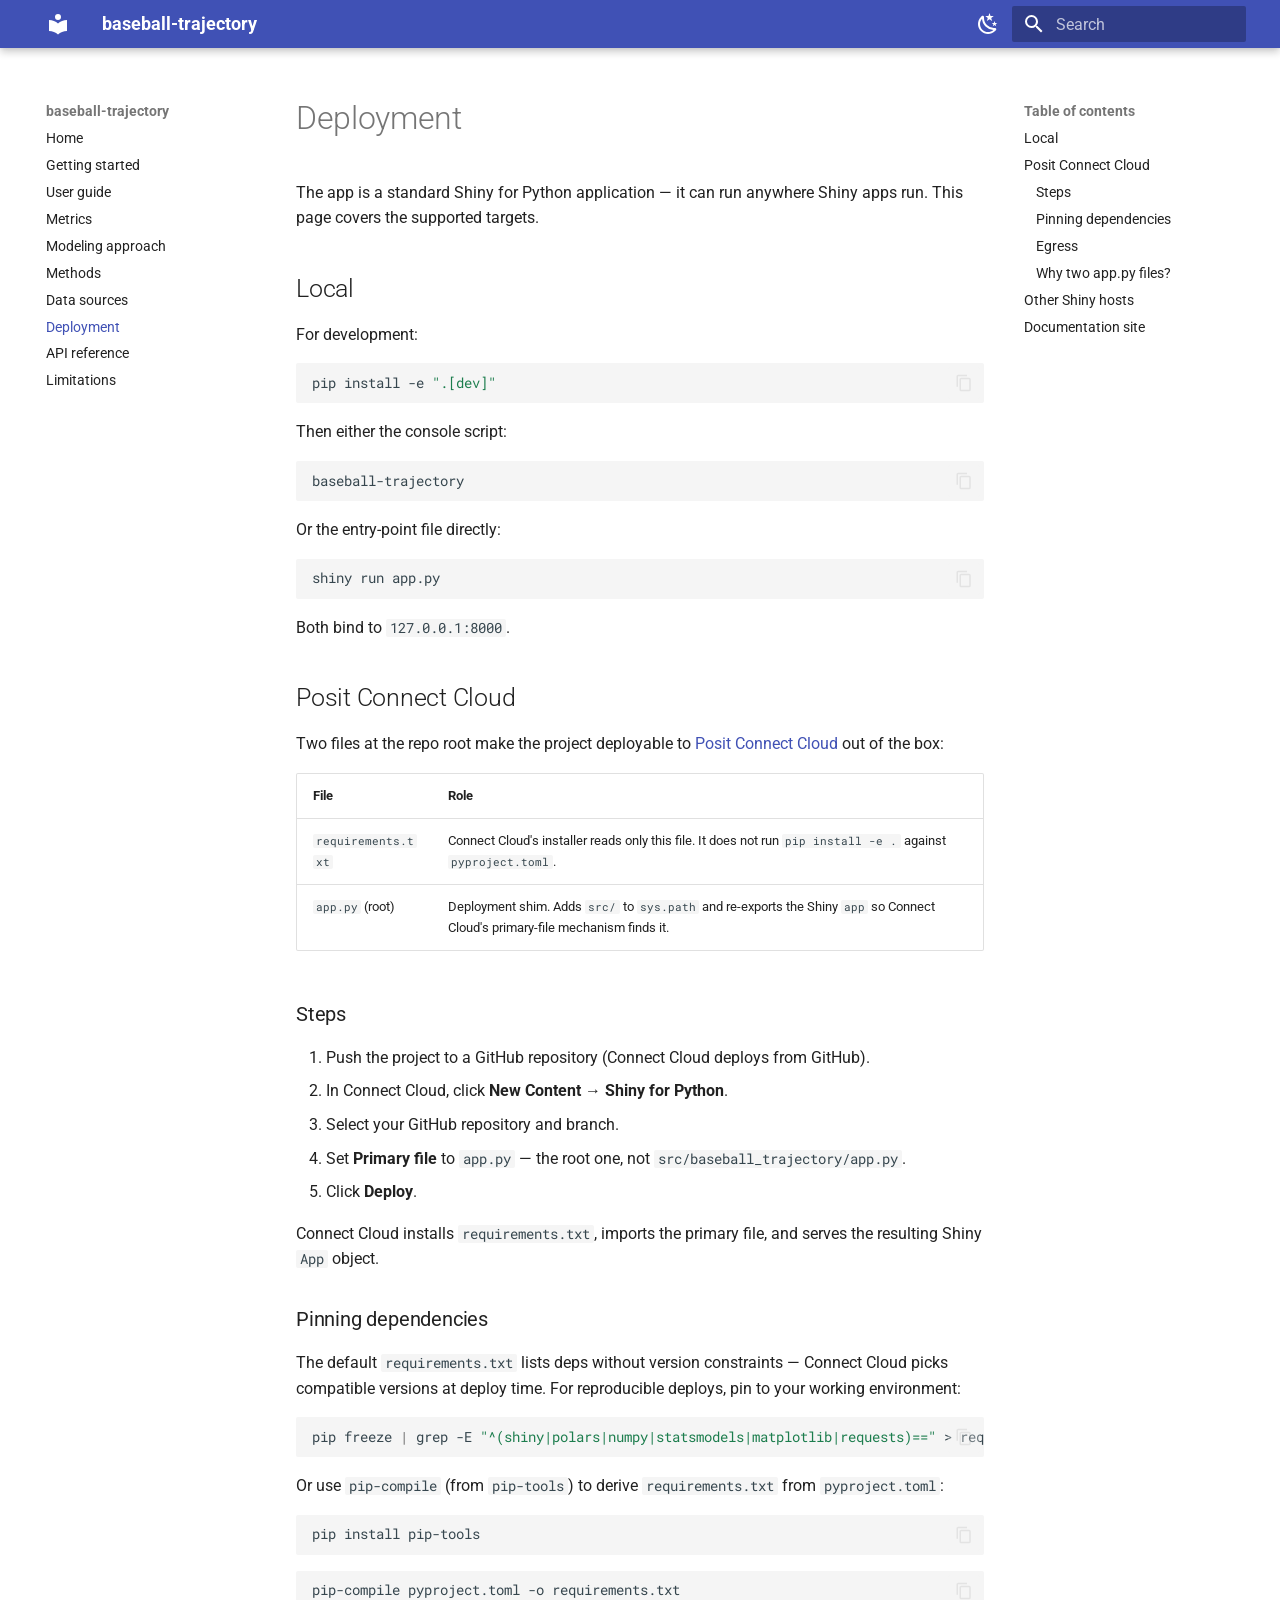
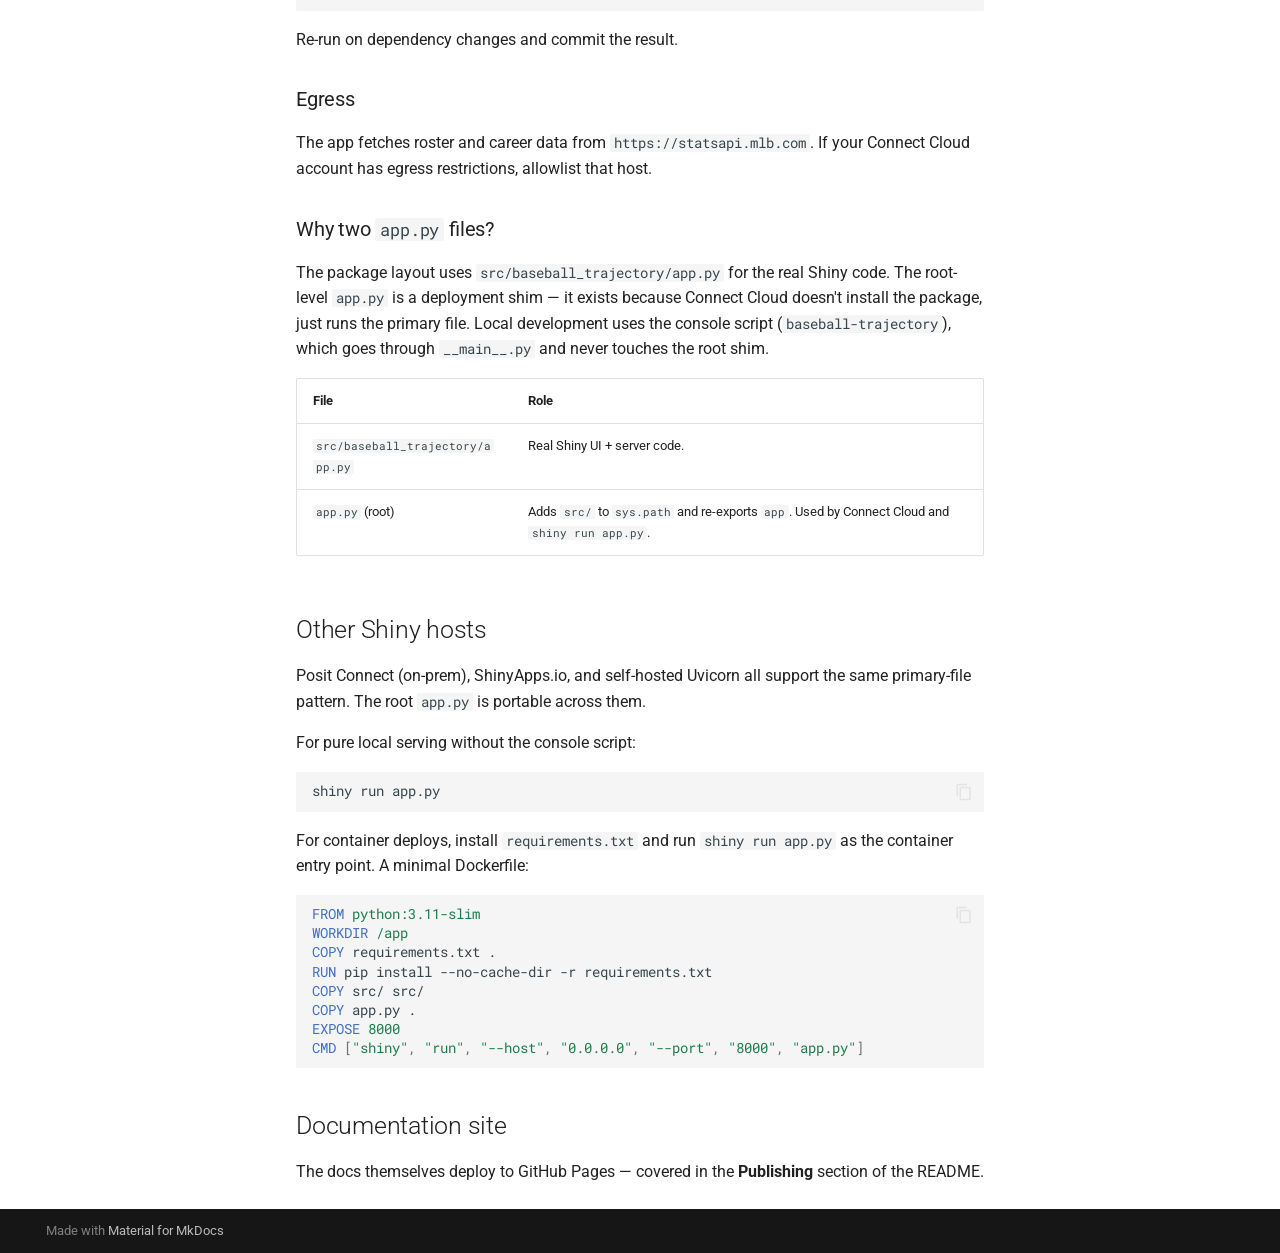
<file: deployment/index.html>
<!DOCTYPE html><html lang="en" class="no-js"><head>
    
      <meta charset="utf-8">
      <meta name="viewport" content="width=device-width,initial-scale=1">
      
        <meta name="description" content="Visualize a baseball player's career aging curve from MLB Stats API data.">
      
      
      
      
        <link rel="prev" href="../data/">
      
      
        <link rel="next" href="../reference/">
      
      
        
      
      
      <link rel="icon" href="../assets/images/favicon.png">
      <meta name="generator" content="mkdocs-1.6.1, mkdocs-material-9.7.6">
    
    
      
        <title>Deployment - baseball-trajectory</title>
      
    
    
      <link rel="stylesheet" href="../assets/stylesheets/main.484c7ddc.min.css">
      
        
        <link rel="stylesheet" href="../assets/stylesheets/palette.ab4e12ef.min.css">
      
      


    
    
      
    
    
      
        
        
        <link rel="preconnect" href="https://fonts.gstatic.com" crossorigin="">
        <link rel="stylesheet" href="https://fonts.googleapis.com/css?family=Roboto:300,300i,400,400i,700,700i%7CRoboto+Mono:400,400i,700,700i&amp;display=fallback">
        <style>:root{--md-text-font:"Roboto";--md-code-font:"Roboto Mono"}</style>
      
    
    
    <script>__md_scope=new URL("..",location),__md_hash=e=>[...e].reduce(((e,_)=>(e<<5)-e+_.charCodeAt(0)),0),__md_get=(e,_=localStorage,t=__md_scope)=>JSON.parse(_.getItem(t.pathname+"."+e)),__md_set=(e,_,t=localStorage,a=__md_scope)=>{try{t.setItem(a.pathname+"."+e,JSON.stringify(_))}catch(e){}}</script>
    
      

    
    
  <link href="../assets/stylesheets/glightbox.min.css" rel="stylesheet"><script src="../assets/javascripts/glightbox.min.js"></script><style id="glightbox-style">
            html.glightbox-open { overflow: initial; height: 100%; }
            .gslide-title { margin-top: 0px; user-select: text; }
            .gslide-desc { color: #666; user-select: text; }
            .gslide-image img { background: white; }
            .gscrollbar-fixer { padding-right: 15px; }
            .gdesc-inner { font-size: 0.75rem; }
            body[data-md-color-scheme="slate"] .gdesc-inner { background: var(--md-default-bg-color); }
            body[data-md-color-scheme="slate"] .gslide-title { color: var(--md-default-fg-color); }
            body[data-md-color-scheme="slate"] .gslide-desc { color: var(--md-default-fg-color); }
        </style></head>
  
  
    
    
      
    
    
    
    
    <body dir="ltr" data-md-color-scheme="default" data-md-color-primary="indigo" data-md-color-accent="amber">
  
    
    <input class="md-toggle" data-md-toggle="drawer" type="checkbox" id="__drawer" autocomplete="off">
    <input class="md-toggle" data-md-toggle="search" type="checkbox" id="__search" autocomplete="off">
    <label class="md-overlay" for="__drawer"></label>
    <div data-md-component="skip">
      
        
        <a href="#deployment" class="md-skip">
          Skip to content
        </a>
      
    </div>
    <div data-md-component="announce">
      
    </div>
    
    
      

  

<header class="md-header md-header--shadow" data-md-component="header">
  <nav class="md-header__inner md-grid" aria-label="Header">
    <a href=".." title="baseball-trajectory" class="md-header__button md-logo" aria-label="baseball-trajectory" data-md-component="logo">
      
  
  <svg xmlns="http://www.w3.org/2000/svg" viewBox="0 0 24 24"><path d="M12 8a3 3 0 0 0 3-3 3 3 0 0 0-3-3 3 3 0 0 0-3 3 3 3 0 0 0 3 3m0 3.54C9.64 9.35 6.5 8 3 8v11c3.5 0 6.64 1.35 9 3.54 2.36-2.19 5.5-3.54 9-3.54V8c-3.5 0-6.64 1.35-9 3.54"></path></svg>

    </a>
    <label class="md-header__button md-icon" for="__drawer">
      
      <svg xmlns="http://www.w3.org/2000/svg" viewBox="0 0 24 24"><path d="M3 6h18v2H3zm0 5h18v2H3zm0 5h18v2H3z"></path></svg>
    </label>
    <div class="md-header__title" data-md-component="header-title">
      <div class="md-header__ellipsis">
        <div class="md-header__topic">
          <span class="md-ellipsis">
            baseball-trajectory
          </span>
        </div>
        <div class="md-header__topic" data-md-component="header-topic">
          <span class="md-ellipsis">
            
              Deployment
            
          </span>
        </div>
      </div>
    </div>
    
      
        <form class="md-header__option" data-md-component="palette">
  
    
    
    
    <input class="md-option" data-md-color-media="" data-md-color-scheme="default" data-md-color-primary="indigo" data-md-color-accent="amber" aria-label="Switch to dark mode" type="radio" name="__palette" id="__palette_0">
    
      <label class="md-header__button md-icon" title="Switch to dark mode" for="__palette_1" hidden="">
        <svg xmlns="http://www.w3.org/2000/svg" viewBox="0 0 24 24"><path d="m17.75 4.09-2.53 1.94.91 3.06-2.63-1.81-2.63 1.81.91-3.06-2.53-1.94L12.44 4l1.06-3 1.06 3zm3.5 6.91-1.64 1.25.59 1.98-1.7-1.17-1.7 1.17.59-1.98L15.75 11l2.06-.05L18.5 9l.69 1.95zm-2.28 4.95c.83-.08 1.72 1.1 1.19 1.85-.32.45-.66.87-1.08 1.27C15.17 23 8.84 23 4.94 19.07c-3.91-3.9-3.91-10.24 0-14.14.4-.4.82-.76 1.27-1.08.75-.53 1.93.36 1.85 1.19-.27 2.86.69 5.83 2.89 8.02a9.96 9.96 0 0 0 8.02 2.89m-1.64 2.02a12.08 12.08 0 0 1-7.8-3.47c-2.17-2.19-3.33-5-3.49-7.82-2.81 3.14-2.7 7.96.31 10.98 3.02 3.01 7.84 3.12 10.98.31"></path></svg>
      </label>
    
  
    
    
    
    <input class="md-option" data-md-color-media="" data-md-color-scheme="slate" data-md-color-primary="indigo" data-md-color-accent="amber" aria-label="Switch to light mode" type="radio" name="__palette" id="__palette_1">
    
      <label class="md-header__button md-icon" title="Switch to light mode" for="__palette_0" hidden="">
        <svg xmlns="http://www.w3.org/2000/svg" viewBox="0 0 24 24"><path d="M12 7a5 5 0 0 1 5 5 5 5 0 0 1-5 5 5 5 0 0 1-5-5 5 5 0 0 1 5-5m0 2a3 3 0 0 0-3 3 3 3 0 0 0 3 3 3 3 0 0 0 3-3 3 3 0 0 0-3-3m0-7 2.39 3.42C13.65 5.15 12.84 5 12 5s-1.65.15-2.39.42zM3.34 7l4.16-.35A7.2 7.2 0 0 0 5.94 8.5c-.44.74-.69 1.5-.83 2.29zm.02 10 1.76-3.77a7.131 7.131 0 0 0 2.38 4.14zM20.65 7l-1.77 3.79a7.02 7.02 0 0 0-2.38-4.15zm-.01 10-4.14.36c.59-.51 1.12-1.14 1.54-1.86.42-.73.69-1.5.83-2.29zM12 22l-2.41-3.44c.74.27 1.55.44 2.41.44.82 0 1.63-.17 2.37-.44z"></path></svg>
      </label>
    
  
</form>
      
    
    
      <script>var palette=__md_get("__palette");if(palette&&palette.color){if("(prefers-color-scheme)"===palette.color.media){var media=matchMedia("(prefers-color-scheme: light)"),input=document.querySelector(media.matches?"[data-md-color-media='(prefers-color-scheme: light)']":"[data-md-color-media='(prefers-color-scheme: dark)']");palette.color.media=input.getAttribute("data-md-color-media"),palette.color.scheme=input.getAttribute("data-md-color-scheme"),palette.color.primary=input.getAttribute("data-md-color-primary"),palette.color.accent=input.getAttribute("data-md-color-accent")}for(var[key,value]of Object.entries(palette.color))document.body.setAttribute("data-md-color-"+key,value)}</script>
    
    
    
      
      
        <label class="md-header__button md-icon" for="__search">
          
          <svg xmlns="http://www.w3.org/2000/svg" viewBox="0 0 24 24"><path d="M9.5 3A6.5 6.5 0 0 1 16 9.5c0 1.61-.59 3.09-1.56 4.23l.27.27h.79l5 5-1.5 1.5-5-5v-.79l-.27-.27A6.52 6.52 0 0 1 9.5 16 6.5 6.5 0 0 1 3 9.5 6.5 6.5 0 0 1 9.5 3m0 2C7 5 5 7 5 9.5S7 14 9.5 14 14 12 14 9.5 12 5 9.5 5"></path></svg>
        </label>
        <div class="md-search" data-md-component="search" role="dialog">
  <label class="md-search__overlay" for="__search"></label>
  <div class="md-search__inner" role="search">
    <form class="md-search__form" name="search">
      <input type="text" class="md-search__input" name="query" aria-label="Search" placeholder="Search" autocapitalize="off" autocorrect="off" autocomplete="off" spellcheck="false" data-md-component="search-query" required="">
      <label class="md-search__icon md-icon" for="__search">
        
        <svg xmlns="http://www.w3.org/2000/svg" viewBox="0 0 24 24"><path d="M9.5 3A6.5 6.5 0 0 1 16 9.5c0 1.61-.59 3.09-1.56 4.23l.27.27h.79l5 5-1.5 1.5-5-5v-.79l-.27-.27A6.52 6.52 0 0 1 9.5 16 6.5 6.5 0 0 1 3 9.5 6.5 6.5 0 0 1 9.5 3m0 2C7 5 5 7 5 9.5S7 14 9.5 14 14 12 14 9.5 12 5 9.5 5"></path></svg>
        
        <svg xmlns="http://www.w3.org/2000/svg" viewBox="0 0 24 24"><path d="M20 11v2H8l5.5 5.5-1.42 1.42L4.16 12l7.92-7.92L13.5 5.5 8 11z"></path></svg>
      </label>
      <nav class="md-search__options" aria-label="Search">
        
        <button type="reset" class="md-search__icon md-icon" title="Clear" aria-label="Clear" tabindex="-1">
          
          <svg xmlns="http://www.w3.org/2000/svg" viewBox="0 0 24 24"><path d="M19 6.41 17.59 5 12 10.59 6.41 5 5 6.41 10.59 12 5 17.59 6.41 19 12 13.41 17.59 19 19 17.59 13.41 12z"></path></svg>
        </button>
      </nav>
      
        <div class="md-search__suggest" data-md-component="search-suggest"></div>
      
    </form>
    <div class="md-search__output">
      <div class="md-search__scrollwrap" tabindex="0" data-md-scrollfix="">
        <div class="md-search-result" data-md-component="search-result">
          <div class="md-search-result__meta">
            Initializing search
          </div>
          <ol class="md-search-result__list" role="presentation"></ol>
        </div>
      </div>
    </div>
  </div>
</div>
      
    
    
  </nav>
  
</header>
    
    <div class="md-container" data-md-component="container">
      
      
        
          
        
      
      <main class="md-main" data-md-component="main">
        <div class="md-main__inner md-grid">
          
            
              
              <div class="md-sidebar md-sidebar--primary" data-md-component="sidebar" data-md-type="navigation">
                <div class="md-sidebar__scrollwrap">
                  <div class="md-sidebar__inner">
                    



<nav class="md-nav md-nav--primary" aria-label="Navigation" data-md-level="0">
  <label class="md-nav__title" for="__drawer">
    <a href=".." title="baseball-trajectory" class="md-nav__button md-logo" aria-label="baseball-trajectory" data-md-component="logo">
      
  
  <svg xmlns="http://www.w3.org/2000/svg" viewBox="0 0 24 24"><path d="M12 8a3 3 0 0 0 3-3 3 3 0 0 0-3-3 3 3 0 0 0-3 3 3 3 0 0 0 3 3m0 3.54C9.64 9.35 6.5 8 3 8v11c3.5 0 6.64 1.35 9 3.54 2.36-2.19 5.5-3.54 9-3.54V8c-3.5 0-6.64 1.35-9 3.54"></path></svg>

    </a>
    baseball-trajectory
  </label>
  
  <ul class="md-nav__list" data-md-scrollfix="">
    
      
      
  
  
  
  
    <li class="md-nav__item">
      <a href=".." class="md-nav__link">
        
  
  
  <span class="md-ellipsis">
    
  
    Home
  

    
  </span>
  
  

      </a>
    </li>
  

    
      
      
  
  
  
  
    <li class="md-nav__item">
      <a href="../getting-started/" class="md-nav__link">
        
  
  
  <span class="md-ellipsis">
    
  
    Getting started
  

    
  </span>
  
  

      </a>
    </li>
  

    
      
      
  
  
  
  
    <li class="md-nav__item">
      <a href="../user-guide/" class="md-nav__link">
        
  
  
  <span class="md-ellipsis">
    
  
    User guide
  

    
  </span>
  
  

      </a>
    </li>
  

    
      
      
  
  
  
  
    <li class="md-nav__item">
      <a href="../metrics/" class="md-nav__link">
        
  
  
  <span class="md-ellipsis">
    
  
    Metrics
  

    
  </span>
  
  

      </a>
    </li>
  

    
      
      
  
  
  
  
    <li class="md-nav__item">
      <a href="../modeling/" class="md-nav__link">
        
  
  
  <span class="md-ellipsis">
    
  
    Modeling approach
  

    
  </span>
  
  

      </a>
    </li>
  

    
      
      
  
  
  
  
    <li class="md-nav__item">
      <a href="../methods/" class="md-nav__link">
        
  
  
  <span class="md-ellipsis">
    
  
    Methods
  

    
  </span>
  
  

      </a>
    </li>
  

    
      
      
  
  
  
  
    <li class="md-nav__item">
      <a href="../data/" class="md-nav__link">
        
  
  
  <span class="md-ellipsis">
    
  
    Data sources
  

    
  </span>
  
  

      </a>
    </li>
  

    
      
      
  
  
    
  
  
  
    <li class="md-nav__item md-nav__item--active">
      
      <input class="md-nav__toggle md-toggle" type="checkbox" id="__toc">
      
      
        
      
      
        <label class="md-nav__link md-nav__link--active" for="__toc">
          
  
  
  <span class="md-ellipsis">
    
  
    Deployment
  

    
  </span>
  
  

          <span class="md-nav__icon md-icon"></span>
        </label>
      
      <a href="./" class="md-nav__link md-nav__link--active">
        
  
  
  <span class="md-ellipsis">
    
  
    Deployment
  

    
  </span>
  
  

      </a>
      
        

<nav class="md-nav md-nav--secondary" aria-label="Table of contents">
  
  
  
    
  
  
    <label class="md-nav__title" for="__toc">
      <span class="md-nav__icon md-icon"></span>
      Table of contents
    </label>
    <ul class="md-nav__list" data-md-component="toc" data-md-scrollfix="">
      
        <li class="md-nav__item">
  <a href="#local" class="md-nav__link">
    <span class="md-ellipsis">
      
        Local
      
    </span>
  </a>
  
</li>
      
        <li class="md-nav__item">
  <a href="#posit-connect-cloud" class="md-nav__link">
    <span class="md-ellipsis">
      
        Posit Connect Cloud
      
    </span>
  </a>
  
    <nav class="md-nav" aria-label="Posit Connect Cloud">
      <ul class="md-nav__list">
        
          <li class="md-nav__item">
  <a href="#steps" class="md-nav__link">
    <span class="md-ellipsis">
      
        Steps
      
    </span>
  </a>
  
</li>
        
          <li class="md-nav__item">
  <a href="#pinning-dependencies" class="md-nav__link">
    <span class="md-ellipsis">
      
        Pinning dependencies
      
    </span>
  </a>
  
</li>
        
          <li class="md-nav__item">
  <a href="#egress" class="md-nav__link">
    <span class="md-ellipsis">
      
        Egress
      
    </span>
  </a>
  
</li>
        
          <li class="md-nav__item">
  <a href="#why-two-apppy-files" class="md-nav__link">
    <span class="md-ellipsis">
      
        Why two app.py files?
      
    </span>
  </a>
  
</li>
        
      </ul>
    </nav>
  
</li>
      
        <li class="md-nav__item">
  <a href="#other-shiny-hosts" class="md-nav__link">
    <span class="md-ellipsis">
      
        Other Shiny hosts
      
    </span>
  </a>
  
</li>
      
        <li class="md-nav__item">
  <a href="#documentation-site" class="md-nav__link">
    <span class="md-ellipsis">
      
        Documentation site
      
    </span>
  </a>
  
</li>
      
    </ul>
  
</nav>
      
    </li>
  

    
      
      
  
  
  
  
    <li class="md-nav__item">
      <a href="../reference/" class="md-nav__link">
        
  
  
  <span class="md-ellipsis">
    
  
    API reference
  

    
  </span>
  
  

      </a>
    </li>
  

    
      
      
  
  
  
  
    <li class="md-nav__item">
      <a href="../limitations/" class="md-nav__link">
        
  
  
  <span class="md-ellipsis">
    
  
    Limitations
  

    
  </span>
  
  

      </a>
    </li>
  

    
  </ul>
</nav>
                  </div>
                </div>
              </div>
            
            
              
              <div class="md-sidebar md-sidebar--secondary" data-md-component="sidebar" data-md-type="toc">
                <div class="md-sidebar__scrollwrap">
                  <div class="md-sidebar__inner">
                    

<nav class="md-nav md-nav--secondary" aria-label="Table of contents">
  
  
  
    
  
  
    <label class="md-nav__title" for="__toc">
      <span class="md-nav__icon md-icon"></span>
      Table of contents
    </label>
    <ul class="md-nav__list" data-md-component="toc" data-md-scrollfix="">
      
        <li class="md-nav__item">
  <a href="#local" class="md-nav__link">
    <span class="md-ellipsis">
      
        Local
      
    </span>
  </a>
  
</li>
      
        <li class="md-nav__item">
  <a href="#posit-connect-cloud" class="md-nav__link">
    <span class="md-ellipsis">
      
        Posit Connect Cloud
      
    </span>
  </a>
  
    <nav class="md-nav" aria-label="Posit Connect Cloud">
      <ul class="md-nav__list">
        
          <li class="md-nav__item">
  <a href="#steps" class="md-nav__link">
    <span class="md-ellipsis">
      
        Steps
      
    </span>
  </a>
  
</li>
        
          <li class="md-nav__item">
  <a href="#pinning-dependencies" class="md-nav__link">
    <span class="md-ellipsis">
      
        Pinning dependencies
      
    </span>
  </a>
  
</li>
        
          <li class="md-nav__item">
  <a href="#egress" class="md-nav__link">
    <span class="md-ellipsis">
      
        Egress
      
    </span>
  </a>
  
</li>
        
          <li class="md-nav__item">
  <a href="#why-two-apppy-files" class="md-nav__link">
    <span class="md-ellipsis">
      
        Why two app.py files?
      
    </span>
  </a>
  
</li>
        
      </ul>
    </nav>
  
</li>
      
        <li class="md-nav__item">
  <a href="#other-shiny-hosts" class="md-nav__link">
    <span class="md-ellipsis">
      
        Other Shiny hosts
      
    </span>
  </a>
  
</li>
      
        <li class="md-nav__item">
  <a href="#documentation-site" class="md-nav__link">
    <span class="md-ellipsis">
      
        Documentation site
      
    </span>
  </a>
  
</li>
      
    </ul>
  
</nav>
                  </div>
                </div>
              </div>
            
          
          
            <div class="md-content" data-md-component="content">
              
              <article class="md-content__inner md-typeset">
                
                  



<h1 id="deployment">Deployment<a class="headerlink" href="#deployment" title="Permanent link">¶</a></h1>
<p>The app is a standard Shiny for Python application — it can run
anywhere Shiny apps run. This page covers the supported targets.</p>
<h2 id="local">Local<a class="headerlink" href="#local" title="Permanent link">¶</a></h2>
<p>For development:</p>
<div class="highlight"><pre><span></span><code><a id="__codelineno-0-1" name="__codelineno-0-1" href="#__codelineno-0-1"></a>pip<span class="w"> </span>install<span class="w"> </span>-e<span class="w"> </span><span class="s2">".[dev]"</span>
</code></pre></div>
<p>Then either the console script:</p>
<div class="highlight"><pre><span></span><code><a id="__codelineno-1-1" name="__codelineno-1-1" href="#__codelineno-1-1"></a>baseball-trajectory
</code></pre></div>
<p>Or the entry-point file directly:</p>
<div class="highlight"><pre><span></span><code><a id="__codelineno-2-1" name="__codelineno-2-1" href="#__codelineno-2-1"></a>shiny<span class="w"> </span>run<span class="w"> </span>app.py
</code></pre></div>
<p>Both bind to <code>127.0.0.1:8000</code>.</p>
<h2 id="posit-connect-cloud">Posit Connect Cloud<a class="headerlink" href="#posit-connect-cloud" title="Permanent link">¶</a></h2>
<p>Two files at the repo root make the project deployable to
<a href="https://connect.posit.cloud/">Posit Connect Cloud</a> out of the box:</p>
<table>
<thead>
<tr>
<th>File</th>
<th>Role</th>
</tr>
</thead>
<tbody>
<tr>
<td><code>requirements.txt</code></td>
<td>Connect Cloud's installer reads only this file. It does not run <code>pip install -e .</code> against <code>pyproject.toml</code>.</td>
</tr>
<tr>
<td><code>app.py</code> (root)</td>
<td>Deployment shim. Adds <code>src/</code> to <code>sys.path</code> and re-exports the Shiny <code>app</code> so Connect Cloud's primary-file mechanism finds it.</td>
</tr>
</tbody>
</table>
<h3 id="steps">Steps<a class="headerlink" href="#steps" title="Permanent link">¶</a></h3>
<ol>
<li>Push the project to a GitHub repository (Connect Cloud deploys from
   GitHub).</li>
<li>In Connect Cloud, click <strong>New Content → Shiny for Python</strong>.</li>
<li>Select your GitHub repository and branch.</li>
<li>Set <strong>Primary file</strong> to <code>app.py</code> — the root one, not
   <code>src/baseball_trajectory/app.py</code>.</li>
<li>Click <strong>Deploy</strong>.</li>
</ol>
<p>Connect Cloud installs <code>requirements.txt</code>, imports the primary file,
and serves the resulting Shiny <code>App</code> object.</p>
<h3 id="pinning-dependencies">Pinning dependencies<a class="headerlink" href="#pinning-dependencies" title="Permanent link">¶</a></h3>
<p>The default <code>requirements.txt</code> lists deps without version constraints
— Connect Cloud picks compatible versions at deploy time. For
reproducible deploys, pin to your working environment:</p>
<div class="highlight"><pre><span></span><code><a id="__codelineno-3-1" name="__codelineno-3-1" href="#__codelineno-3-1"></a>pip<span class="w"> </span>freeze<span class="w"> </span><span class="p">|</span><span class="w"> </span>grep<span class="w"> </span>-E<span class="w"> </span><span class="s2">"^(shiny|polars|numpy|statsmodels|matplotlib|requests)=="</span><span class="w"> </span>&gt;<span class="w"> </span>requirements.txt
</code></pre></div>
<p>Or use <code>pip-compile</code> (from <code>pip-tools</code>) to derive <code>requirements.txt</code>
from <code>pyproject.toml</code>:</p>
<div class="highlight"><pre><span></span><code><a id="__codelineno-4-1" name="__codelineno-4-1" href="#__codelineno-4-1"></a>pip<span class="w"> </span>install<span class="w"> </span>pip-tools
</code></pre></div>
<div class="highlight"><pre><span></span><code><a id="__codelineno-5-1" name="__codelineno-5-1" href="#__codelineno-5-1"></a>pip-compile<span class="w"> </span>pyproject.toml<span class="w"> </span>-o<span class="w"> </span>requirements.txt
</code></pre></div>
<p>Re-run on dependency changes and commit the result.</p>
<h3 id="egress">Egress<a class="headerlink" href="#egress" title="Permanent link">¶</a></h3>
<p>The app fetches roster and career data from <code>https://statsapi.mlb.com</code>.
If your Connect Cloud account has egress restrictions, allowlist that
host.</p>
<h3 id="why-two-apppy-files">Why two <code>app.py</code> files?<a class="headerlink" href="#why-two-apppy-files" title="Permanent link">¶</a></h3>
<p>The package layout uses <code>src/baseball_trajectory/app.py</code> for the real
Shiny code. The root-level <code>app.py</code> is a deployment shim — it exists
because Connect Cloud doesn't install the package, just runs the
primary file. Local development uses the console script
(<code>baseball-trajectory</code>), which goes through <code>__main__.py</code> and never
touches the root shim.</p>
<table>
<thead>
<tr>
<th>File</th>
<th>Role</th>
</tr>
</thead>
<tbody>
<tr>
<td><code>src/baseball_trajectory/app.py</code></td>
<td>Real Shiny UI + server code.</td>
</tr>
<tr>
<td><code>app.py</code> (root)</td>
<td>Adds <code>src/</code> to <code>sys.path</code> and re-exports <code>app</code>. Used by Connect Cloud and <code>shiny run app.py</code>.</td>
</tr>
</tbody>
</table>
<h2 id="other-shiny-hosts">Other Shiny hosts<a class="headerlink" href="#other-shiny-hosts" title="Permanent link">¶</a></h2>
<p>Posit Connect (on-prem), ShinyApps.io, and self-hosted Uvicorn all
support the same primary-file pattern. The root <code>app.py</code> is portable
across them.</p>
<p>For pure local serving without the console script:</p>
<div class="highlight"><pre><span></span><code><a id="__codelineno-6-1" name="__codelineno-6-1" href="#__codelineno-6-1"></a>shiny<span class="w"> </span>run<span class="w"> </span>app.py
</code></pre></div>
<p>For container deploys, install <code>requirements.txt</code> and run
<code>shiny run app.py</code> as the container entry point. A minimal Dockerfile:</p>
<div class="highlight"><pre><span></span><code><a id="__codelineno-7-1" name="__codelineno-7-1" href="#__codelineno-7-1"></a><span class="k">FROM</span><span class="w"> </span><span class="s">python:3.11-slim</span>
<a id="__codelineno-7-2" name="__codelineno-7-2" href="#__codelineno-7-2"></a><span class="k">WORKDIR</span><span class="w"> </span><span class="s">/app</span>
<a id="__codelineno-7-3" name="__codelineno-7-3" href="#__codelineno-7-3"></a><span class="k">COPY</span><span class="w"> </span>requirements.txt<span class="w"> </span>.
<a id="__codelineno-7-4" name="__codelineno-7-4" href="#__codelineno-7-4"></a><span class="k">RUN</span><span class="w"> </span>pip<span class="w"> </span>install<span class="w"> </span>--no-cache-dir<span class="w"> </span>-r<span class="w"> </span>requirements.txt
<a id="__codelineno-7-5" name="__codelineno-7-5" href="#__codelineno-7-5"></a><span class="k">COPY</span><span class="w"> </span>src/<span class="w"> </span>src/
<a id="__codelineno-7-6" name="__codelineno-7-6" href="#__codelineno-7-6"></a><span class="k">COPY</span><span class="w"> </span>app.py<span class="w"> </span>.
<a id="__codelineno-7-7" name="__codelineno-7-7" href="#__codelineno-7-7"></a><span class="k">EXPOSE</span><span class="w"> </span><span class="s">8000</span>
<a id="__codelineno-7-8" name="__codelineno-7-8" href="#__codelineno-7-8"></a><span class="k">CMD</span><span class="w"> </span><span class="p">[</span><span class="s2">"shiny"</span><span class="p">,</span><span class="w"> </span><span class="s2">"run"</span><span class="p">,</span><span class="w"> </span><span class="s2">"--host"</span><span class="p">,</span><span class="w"> </span><span class="s2">"0.0.0.0"</span><span class="p">,</span><span class="w"> </span><span class="s2">"--port"</span><span class="p">,</span><span class="w"> </span><span class="s2">"8000"</span><span class="p">,</span><span class="w"> </span><span class="s2">"app.py"</span><span class="p">]</span>
</code></pre></div>
<h2 id="documentation-site">Documentation site<a class="headerlink" href="#documentation-site" title="Permanent link">¶</a></h2>
<p>The docs themselves deploy to GitHub Pages — covered in the
<strong>Publishing</strong> section of the README.</p>












                
              </article>
            </div>
          
          
<script>var target=document.getElementById(location.hash.slice(1));target&&target.name&&(target.checked=target.name.startsWith("__tabbed_"))</script>
        </div>
        
          <button type="button" class="md-top md-icon" data-md-component="top" hidden="">
  
  <svg xmlns="http://www.w3.org/2000/svg" viewBox="0 0 24 24"><path d="M13 20h-2V8l-5.5 5.5-1.42-1.42L12 4.16l7.92 7.92-1.42 1.42L13 8z"></path></svg>
  Back to top
</button>
        
      </main>
      
        <footer class="md-footer">
  
  <div class="md-footer-meta md-typeset">
    <div class="md-footer-meta__inner md-grid">
      <div class="md-copyright">
  
  
    Made with
    <a href="https://squidfunk.github.io/mkdocs-material/" target="_blank" rel="noopener">
      Material for MkDocs
    </a>
  
</div>
      
    </div>
  </div>
</footer>
      
    </div>
    <div class="md-dialog" data-md-component="dialog">
      <div class="md-dialog__inner md-typeset"></div>
    </div>
    
    
    
      
      
      <script id="__config" type="application/json">{"annotate": null, "base": "..", "features": ["navigation.instant", "navigation.tracking", "navigation.sections", "navigation.top", "search.suggest", "content.code.copy"], "search": "../assets/javascripts/workers/search.2c215733.min.js", "tags": null, "translations": {"clipboard.copied": "Copied to clipboard", "clipboard.copy": "Copy to clipboard", "search.result.more.one": "1 more on this page", "search.result.more.other": "# more on this page", "search.result.none": "No matching documents", "search.result.one": "1 matching document", "search.result.other": "# matching documents", "search.result.placeholder": "Type to start searching", "search.result.term.missing": "Missing", "select.version": "Select version"}, "version": null}</script>
    
    
      <script src="../assets/javascripts/bundle.79ae519e.min.js"></script>
      
    
  
<script id="init-glightbox">const lightbox = GLightbox({"touchNavigation": true, "loop": false, "zoomable": true, "draggable": true, "openEffect": "zoom", "closeEffect": "zoom", "slideEffect": "slide"});
document$.subscribe(()=>{ lightbox.reload(); });
</script></body></html>
</file>
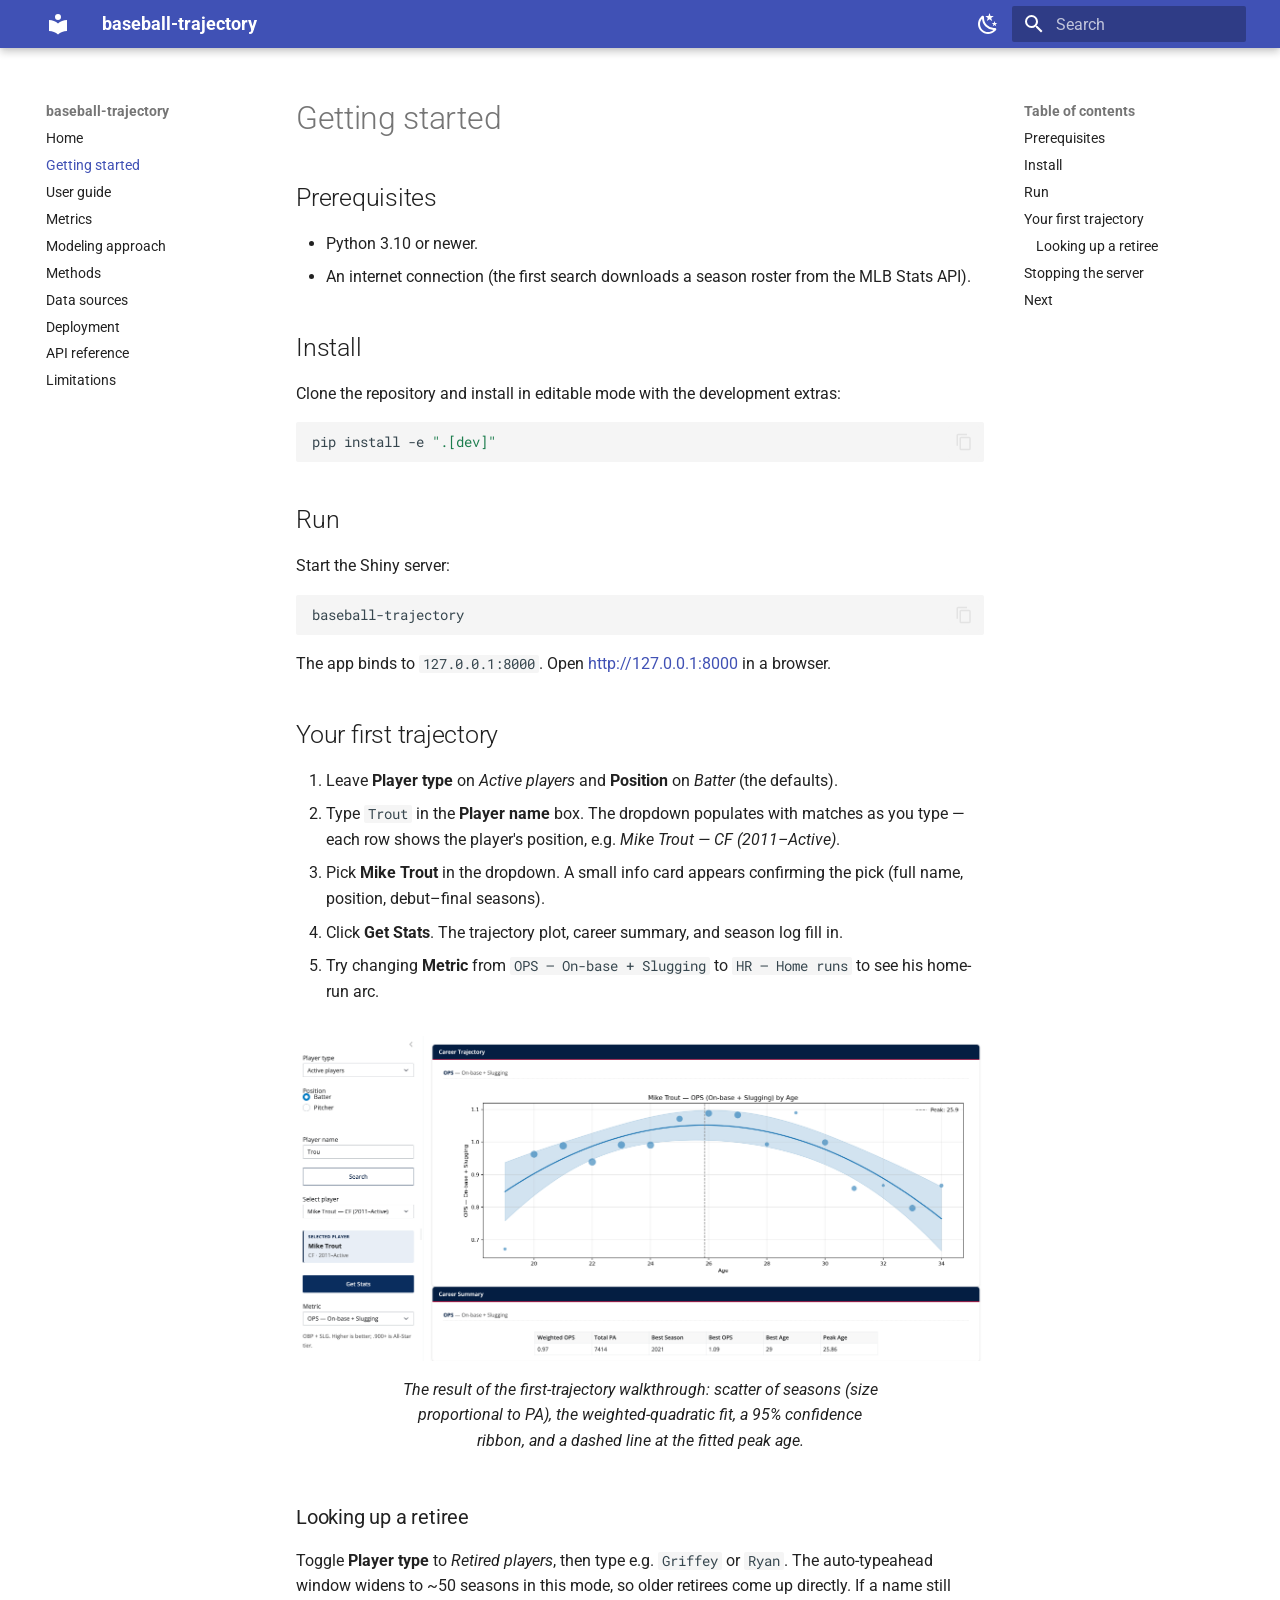
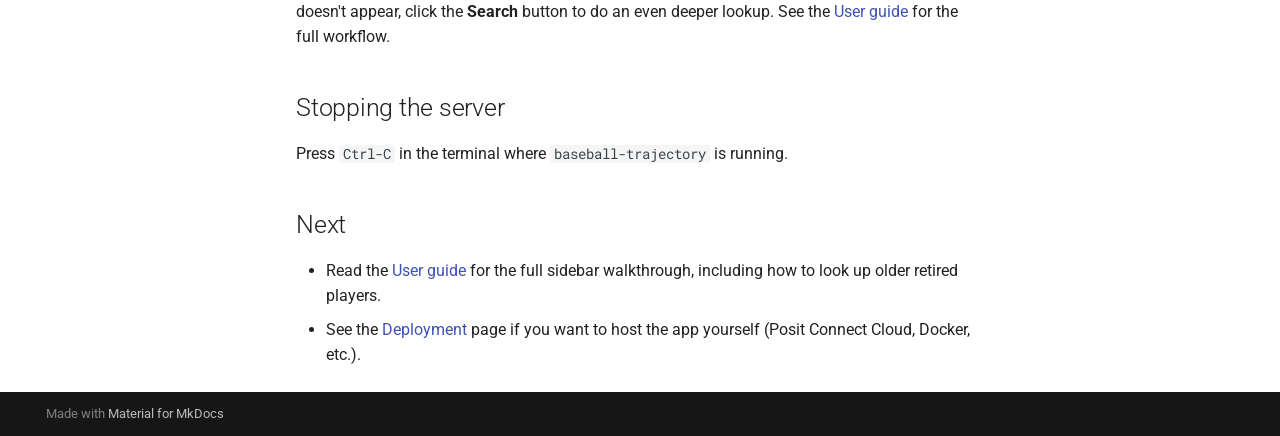
<file: getting-started/index.html>
<!DOCTYPE html><html lang="en" class="no-js"><head>
    
      <meta charset="utf-8">
      <meta name="viewport" content="width=device-width,initial-scale=1">
      
        <meta name="description" content="Visualize a baseball player's career aging curve from MLB Stats API data.">
      
      
      
      
        <link rel="prev" href="..">
      
      
        <link rel="next" href="../user-guide/">
      
      
        
      
      
      <link rel="icon" href="../assets/images/favicon.png">
      <meta name="generator" content="mkdocs-1.6.1, mkdocs-material-9.7.6">
    
    
      
        <title>Getting started - baseball-trajectory</title>
      
    
    
      <link rel="stylesheet" href="../assets/stylesheets/main.484c7ddc.min.css">
      
        
        <link rel="stylesheet" href="../assets/stylesheets/palette.ab4e12ef.min.css">
      
      


    
    
      
    
    
      
        
        
        <link rel="preconnect" href="https://fonts.gstatic.com" crossorigin="">
        <link rel="stylesheet" href="https://fonts.googleapis.com/css?family=Roboto:300,300i,400,400i,700,700i%7CRoboto+Mono:400,400i,700,700i&amp;display=fallback">
        <style>:root{--md-text-font:"Roboto";--md-code-font:"Roboto Mono"}</style>
      
    
    
    <script>__md_scope=new URL("..",location),__md_hash=e=>[...e].reduce(((e,_)=>(e<<5)-e+_.charCodeAt(0)),0),__md_get=(e,_=localStorage,t=__md_scope)=>JSON.parse(_.getItem(t.pathname+"."+e)),__md_set=(e,_,t=localStorage,a=__md_scope)=>{try{t.setItem(a.pathname+"."+e,JSON.stringify(_))}catch(e){}}</script>
    
      

    
    
  <link href="../assets/stylesheets/glightbox.min.css" rel="stylesheet"><script src="../assets/javascripts/glightbox.min.js"></script><style id="glightbox-style">
            html.glightbox-open { overflow: initial; height: 100%; }
            .gslide-title { margin-top: 0px; user-select: text; }
            .gslide-desc { color: #666; user-select: text; }
            .gslide-image img { background: white; }
            .gscrollbar-fixer { padding-right: 15px; }
            .gdesc-inner { font-size: 0.75rem; }
            body[data-md-color-scheme="slate"] .gdesc-inner { background: var(--md-default-bg-color); }
            body[data-md-color-scheme="slate"] .gslide-title { color: var(--md-default-fg-color); }
            body[data-md-color-scheme="slate"] .gslide-desc { color: var(--md-default-fg-color); }
        </style></head>
  
  
    
    
      
    
    
    
    
    <body dir="ltr" data-md-color-scheme="default" data-md-color-primary="indigo" data-md-color-accent="amber">
  
    
    <input class="md-toggle" data-md-toggle="drawer" type="checkbox" id="__drawer" autocomplete="off">
    <input class="md-toggle" data-md-toggle="search" type="checkbox" id="__search" autocomplete="off">
    <label class="md-overlay" for="__drawer"></label>
    <div data-md-component="skip">
      
        
        <a href="#getting-started" class="md-skip">
          Skip to content
        </a>
      
    </div>
    <div data-md-component="announce">
      
    </div>
    
    
      

  

<header class="md-header md-header--shadow" data-md-component="header">
  <nav class="md-header__inner md-grid" aria-label="Header">
    <a href=".." title="baseball-trajectory" class="md-header__button md-logo" aria-label="baseball-trajectory" data-md-component="logo">
      
  
  <svg xmlns="http://www.w3.org/2000/svg" viewBox="0 0 24 24"><path d="M12 8a3 3 0 0 0 3-3 3 3 0 0 0-3-3 3 3 0 0 0-3 3 3 3 0 0 0 3 3m0 3.54C9.64 9.35 6.5 8 3 8v11c3.5 0 6.64 1.35 9 3.54 2.36-2.19 5.5-3.54 9-3.54V8c-3.5 0-6.64 1.35-9 3.54"></path></svg>

    </a>
    <label class="md-header__button md-icon" for="__drawer">
      
      <svg xmlns="http://www.w3.org/2000/svg" viewBox="0 0 24 24"><path d="M3 6h18v2H3zm0 5h18v2H3zm0 5h18v2H3z"></path></svg>
    </label>
    <div class="md-header__title" data-md-component="header-title">
      <div class="md-header__ellipsis">
        <div class="md-header__topic">
          <span class="md-ellipsis">
            baseball-trajectory
          </span>
        </div>
        <div class="md-header__topic" data-md-component="header-topic">
          <span class="md-ellipsis">
            
              Getting started
            
          </span>
        </div>
      </div>
    </div>
    
      
        <form class="md-header__option" data-md-component="palette">
  
    
    
    
    <input class="md-option" data-md-color-media="" data-md-color-scheme="default" data-md-color-primary="indigo" data-md-color-accent="amber" aria-label="Switch to dark mode" type="radio" name="__palette" id="__palette_0">
    
      <label class="md-header__button md-icon" title="Switch to dark mode" for="__palette_1" hidden="">
        <svg xmlns="http://www.w3.org/2000/svg" viewBox="0 0 24 24"><path d="m17.75 4.09-2.53 1.94.91 3.06-2.63-1.81-2.63 1.81.91-3.06-2.53-1.94L12.44 4l1.06-3 1.06 3zm3.5 6.91-1.64 1.25.59 1.98-1.7-1.17-1.7 1.17.59-1.98L15.75 11l2.06-.05L18.5 9l.69 1.95zm-2.28 4.95c.83-.08 1.72 1.1 1.19 1.85-.32.45-.66.87-1.08 1.27C15.17 23 8.84 23 4.94 19.07c-3.91-3.9-3.91-10.24 0-14.14.4-.4.82-.76 1.27-1.08.75-.53 1.93.36 1.85 1.19-.27 2.86.69 5.83 2.89 8.02a9.96 9.96 0 0 0 8.02 2.89m-1.64 2.02a12.08 12.08 0 0 1-7.8-3.47c-2.17-2.19-3.33-5-3.49-7.82-2.81 3.14-2.7 7.96.31 10.98 3.02 3.01 7.84 3.12 10.98.31"></path></svg>
      </label>
    
  
    
    
    
    <input class="md-option" data-md-color-media="" data-md-color-scheme="slate" data-md-color-primary="indigo" data-md-color-accent="amber" aria-label="Switch to light mode" type="radio" name="__palette" id="__palette_1">
    
      <label class="md-header__button md-icon" title="Switch to light mode" for="__palette_0" hidden="">
        <svg xmlns="http://www.w3.org/2000/svg" viewBox="0 0 24 24"><path d="M12 7a5 5 0 0 1 5 5 5 5 0 0 1-5 5 5 5 0 0 1-5-5 5 5 0 0 1 5-5m0 2a3 3 0 0 0-3 3 3 3 0 0 0 3 3 3 3 0 0 0 3-3 3 3 0 0 0-3-3m0-7 2.39 3.42C13.65 5.15 12.84 5 12 5s-1.65.15-2.39.42zM3.34 7l4.16-.35A7.2 7.2 0 0 0 5.94 8.5c-.44.74-.69 1.5-.83 2.29zm.02 10 1.76-3.77a7.131 7.131 0 0 0 2.38 4.14zM20.65 7l-1.77 3.79a7.02 7.02 0 0 0-2.38-4.15zm-.01 10-4.14.36c.59-.51 1.12-1.14 1.54-1.86.42-.73.69-1.5.83-2.29zM12 22l-2.41-3.44c.74.27 1.55.44 2.41.44.82 0 1.63-.17 2.37-.44z"></path></svg>
      </label>
    
  
</form>
      
    
    
      <script>var palette=__md_get("__palette");if(palette&&palette.color){if("(prefers-color-scheme)"===palette.color.media){var media=matchMedia("(prefers-color-scheme: light)"),input=document.querySelector(media.matches?"[data-md-color-media='(prefers-color-scheme: light)']":"[data-md-color-media='(prefers-color-scheme: dark)']");palette.color.media=input.getAttribute("data-md-color-media"),palette.color.scheme=input.getAttribute("data-md-color-scheme"),palette.color.primary=input.getAttribute("data-md-color-primary"),palette.color.accent=input.getAttribute("data-md-color-accent")}for(var[key,value]of Object.entries(palette.color))document.body.setAttribute("data-md-color-"+key,value)}</script>
    
    
    
      
      
        <label class="md-header__button md-icon" for="__search">
          
          <svg xmlns="http://www.w3.org/2000/svg" viewBox="0 0 24 24"><path d="M9.5 3A6.5 6.5 0 0 1 16 9.5c0 1.61-.59 3.09-1.56 4.23l.27.27h.79l5 5-1.5 1.5-5-5v-.79l-.27-.27A6.52 6.52 0 0 1 9.5 16 6.5 6.5 0 0 1 3 9.5 6.5 6.5 0 0 1 9.5 3m0 2C7 5 5 7 5 9.5S7 14 9.5 14 14 12 14 9.5 12 5 9.5 5"></path></svg>
        </label>
        <div class="md-search" data-md-component="search" role="dialog">
  <label class="md-search__overlay" for="__search"></label>
  <div class="md-search__inner" role="search">
    <form class="md-search__form" name="search">
      <input type="text" class="md-search__input" name="query" aria-label="Search" placeholder="Search" autocapitalize="off" autocorrect="off" autocomplete="off" spellcheck="false" data-md-component="search-query" required="">
      <label class="md-search__icon md-icon" for="__search">
        
        <svg xmlns="http://www.w3.org/2000/svg" viewBox="0 0 24 24"><path d="M9.5 3A6.5 6.5 0 0 1 16 9.5c0 1.61-.59 3.09-1.56 4.23l.27.27h.79l5 5-1.5 1.5-5-5v-.79l-.27-.27A6.52 6.52 0 0 1 9.5 16 6.5 6.5 0 0 1 3 9.5 6.5 6.5 0 0 1 9.5 3m0 2C7 5 5 7 5 9.5S7 14 9.5 14 14 12 14 9.5 12 5 9.5 5"></path></svg>
        
        <svg xmlns="http://www.w3.org/2000/svg" viewBox="0 0 24 24"><path d="M20 11v2H8l5.5 5.5-1.42 1.42L4.16 12l7.92-7.92L13.5 5.5 8 11z"></path></svg>
      </label>
      <nav class="md-search__options" aria-label="Search">
        
        <button type="reset" class="md-search__icon md-icon" title="Clear" aria-label="Clear" tabindex="-1">
          
          <svg xmlns="http://www.w3.org/2000/svg" viewBox="0 0 24 24"><path d="M19 6.41 17.59 5 12 10.59 6.41 5 5 6.41 10.59 12 5 17.59 6.41 19 12 13.41 17.59 19 19 17.59 13.41 12z"></path></svg>
        </button>
      </nav>
      
        <div class="md-search__suggest" data-md-component="search-suggest"></div>
      
    </form>
    <div class="md-search__output">
      <div class="md-search__scrollwrap" tabindex="0" data-md-scrollfix="">
        <div class="md-search-result" data-md-component="search-result">
          <div class="md-search-result__meta">
            Initializing search
          </div>
          <ol class="md-search-result__list" role="presentation"></ol>
        </div>
      </div>
    </div>
  </div>
</div>
      
    
    
  </nav>
  
</header>
    
    <div class="md-container" data-md-component="container">
      
      
        
          
        
      
      <main class="md-main" data-md-component="main">
        <div class="md-main__inner md-grid">
          
            
              
              <div class="md-sidebar md-sidebar--primary" data-md-component="sidebar" data-md-type="navigation">
                <div class="md-sidebar__scrollwrap">
                  <div class="md-sidebar__inner">
                    



<nav class="md-nav md-nav--primary" aria-label="Navigation" data-md-level="0">
  <label class="md-nav__title" for="__drawer">
    <a href=".." title="baseball-trajectory" class="md-nav__button md-logo" aria-label="baseball-trajectory" data-md-component="logo">
      
  
  <svg xmlns="http://www.w3.org/2000/svg" viewBox="0 0 24 24"><path d="M12 8a3 3 0 0 0 3-3 3 3 0 0 0-3-3 3 3 0 0 0-3 3 3 3 0 0 0 3 3m0 3.54C9.64 9.35 6.5 8 3 8v11c3.5 0 6.64 1.35 9 3.54 2.36-2.19 5.5-3.54 9-3.54V8c-3.5 0-6.64 1.35-9 3.54"></path></svg>

    </a>
    baseball-trajectory
  </label>
  
  <ul class="md-nav__list" data-md-scrollfix="">
    
      
      
  
  
  
  
    <li class="md-nav__item">
      <a href=".." class="md-nav__link">
        
  
  
  <span class="md-ellipsis">
    
  
    Home
  

    
  </span>
  
  

      </a>
    </li>
  

    
      
      
  
  
    
  
  
  
    <li class="md-nav__item md-nav__item--active">
      
      <input class="md-nav__toggle md-toggle" type="checkbox" id="__toc">
      
      
        
      
      
        <label class="md-nav__link md-nav__link--active" for="__toc">
          
  
  
  <span class="md-ellipsis">
    
  
    Getting started
  

    
  </span>
  
  

          <span class="md-nav__icon md-icon"></span>
        </label>
      
      <a href="./" class="md-nav__link md-nav__link--active">
        
  
  
  <span class="md-ellipsis">
    
  
    Getting started
  

    
  </span>
  
  

      </a>
      
        

<nav class="md-nav md-nav--secondary" aria-label="Table of contents">
  
  
  
    
  
  
    <label class="md-nav__title" for="__toc">
      <span class="md-nav__icon md-icon"></span>
      Table of contents
    </label>
    <ul class="md-nav__list" data-md-component="toc" data-md-scrollfix="">
      
        <li class="md-nav__item">
  <a href="#prerequisites" class="md-nav__link">
    <span class="md-ellipsis">
      
        Prerequisites
      
    </span>
  </a>
  
</li>
      
        <li class="md-nav__item">
  <a href="#install" class="md-nav__link">
    <span class="md-ellipsis">
      
        Install
      
    </span>
  </a>
  
</li>
      
        <li class="md-nav__item">
  <a href="#run" class="md-nav__link">
    <span class="md-ellipsis">
      
        Run
      
    </span>
  </a>
  
</li>
      
        <li class="md-nav__item">
  <a href="#your-first-trajectory" class="md-nav__link">
    <span class="md-ellipsis">
      
        Your first trajectory
      
    </span>
  </a>
  
    <nav class="md-nav" aria-label="Your first trajectory">
      <ul class="md-nav__list">
        
          <li class="md-nav__item">
  <a href="#looking-up-a-retiree" class="md-nav__link">
    <span class="md-ellipsis">
      
        Looking up a retiree
      
    </span>
  </a>
  
</li>
        
      </ul>
    </nav>
  
</li>
      
        <li class="md-nav__item">
  <a href="#stopping-the-server" class="md-nav__link">
    <span class="md-ellipsis">
      
        Stopping the server
      
    </span>
  </a>
  
</li>
      
        <li class="md-nav__item">
  <a href="#next" class="md-nav__link">
    <span class="md-ellipsis">
      
        Next
      
    </span>
  </a>
  
</li>
      
    </ul>
  
</nav>
      
    </li>
  

    
      
      
  
  
  
  
    <li class="md-nav__item">
      <a href="../user-guide/" class="md-nav__link">
        
  
  
  <span class="md-ellipsis">
    
  
    User guide
  

    
  </span>
  
  

      </a>
    </li>
  

    
      
      
  
  
  
  
    <li class="md-nav__item">
      <a href="../metrics/" class="md-nav__link">
        
  
  
  <span class="md-ellipsis">
    
  
    Metrics
  

    
  </span>
  
  

      </a>
    </li>
  

    
      
      
  
  
  
  
    <li class="md-nav__item">
      <a href="../modeling/" class="md-nav__link">
        
  
  
  <span class="md-ellipsis">
    
  
    Modeling approach
  

    
  </span>
  
  

      </a>
    </li>
  

    
      
      
  
  
  
  
    <li class="md-nav__item">
      <a href="../methods/" class="md-nav__link">
        
  
  
  <span class="md-ellipsis">
    
  
    Methods
  

    
  </span>
  
  

      </a>
    </li>
  

    
      
      
  
  
  
  
    <li class="md-nav__item">
      <a href="../data/" class="md-nav__link">
        
  
  
  <span class="md-ellipsis">
    
  
    Data sources
  

    
  </span>
  
  

      </a>
    </li>
  

    
      
      
  
  
  
  
    <li class="md-nav__item">
      <a href="../deployment/" class="md-nav__link">
        
  
  
  <span class="md-ellipsis">
    
  
    Deployment
  

    
  </span>
  
  

      </a>
    </li>
  

    
      
      
  
  
  
  
    <li class="md-nav__item">
      <a href="../reference/" class="md-nav__link">
        
  
  
  <span class="md-ellipsis">
    
  
    API reference
  

    
  </span>
  
  

      </a>
    </li>
  

    
      
      
  
  
  
  
    <li class="md-nav__item">
      <a href="../limitations/" class="md-nav__link">
        
  
  
  <span class="md-ellipsis">
    
  
    Limitations
  

    
  </span>
  
  

      </a>
    </li>
  

    
  </ul>
</nav>
                  </div>
                </div>
              </div>
            
            
              
              <div class="md-sidebar md-sidebar--secondary" data-md-component="sidebar" data-md-type="toc">
                <div class="md-sidebar__scrollwrap">
                  <div class="md-sidebar__inner">
                    

<nav class="md-nav md-nav--secondary" aria-label="Table of contents">
  
  
  
    
  
  
    <label class="md-nav__title" for="__toc">
      <span class="md-nav__icon md-icon"></span>
      Table of contents
    </label>
    <ul class="md-nav__list" data-md-component="toc" data-md-scrollfix="">
      
        <li class="md-nav__item">
  <a href="#prerequisites" class="md-nav__link">
    <span class="md-ellipsis">
      
        Prerequisites
      
    </span>
  </a>
  
</li>
      
        <li class="md-nav__item">
  <a href="#install" class="md-nav__link">
    <span class="md-ellipsis">
      
        Install
      
    </span>
  </a>
  
</li>
      
        <li class="md-nav__item">
  <a href="#run" class="md-nav__link">
    <span class="md-ellipsis">
      
        Run
      
    </span>
  </a>
  
</li>
      
        <li class="md-nav__item">
  <a href="#your-first-trajectory" class="md-nav__link">
    <span class="md-ellipsis">
      
        Your first trajectory
      
    </span>
  </a>
  
    <nav class="md-nav" aria-label="Your first trajectory">
      <ul class="md-nav__list">
        
          <li class="md-nav__item">
  <a href="#looking-up-a-retiree" class="md-nav__link">
    <span class="md-ellipsis">
      
        Looking up a retiree
      
    </span>
  </a>
  
</li>
        
      </ul>
    </nav>
  
</li>
      
        <li class="md-nav__item">
  <a href="#stopping-the-server" class="md-nav__link">
    <span class="md-ellipsis">
      
        Stopping the server
      
    </span>
  </a>
  
</li>
      
        <li class="md-nav__item">
  <a href="#next" class="md-nav__link">
    <span class="md-ellipsis">
      
        Next
      
    </span>
  </a>
  
</li>
      
    </ul>
  
</nav>
                  </div>
                </div>
              </div>
            
          
          
            <div class="md-content" data-md-component="content">
              
              <article class="md-content__inner md-typeset">
                
                  



<h1 id="getting-started">Getting started<a class="headerlink" href="#getting-started" title="Permanent link">¶</a></h1>
<h2 id="prerequisites">Prerequisites<a class="headerlink" href="#prerequisites" title="Permanent link">¶</a></h2>
<ul>
<li>Python 3.10 or newer.</li>
<li>An internet connection (the first search downloads a season roster
  from the MLB Stats API).</li>
</ul>
<h2 id="install">Install<a class="headerlink" href="#install" title="Permanent link">¶</a></h2>
<p>Clone the repository and install in editable mode with the development
extras:</p>
<div class="highlight"><pre><span></span><code><a id="__codelineno-0-1" name="__codelineno-0-1" href="#__codelineno-0-1"></a>pip<span class="w"> </span>install<span class="w"> </span>-e<span class="w"> </span><span class="s2">".[dev]"</span>
</code></pre></div>
<h2 id="run">Run<a class="headerlink" href="#run" title="Permanent link">¶</a></h2>
<p>Start the Shiny server:</p>
<div class="highlight"><pre><span></span><code><a id="__codelineno-1-1" name="__codelineno-1-1" href="#__codelineno-1-1"></a>baseball-trajectory
</code></pre></div>
<p>The app binds to <code>127.0.0.1:8000</code>. Open <a href="http://127.0.0.1:8000">http://127.0.0.1:8000</a> in a
browser.</p>
<h2 id="your-first-trajectory">Your first trajectory<a class="headerlink" href="#your-first-trajectory" title="Permanent link">¶</a></h2>
<ol>
<li>Leave <strong>Player type</strong> on <em>Active players</em> and <strong>Position</strong> on
   <em>Batter</em> (the defaults).</li>
<li>Type <code>Trout</code> in the <strong>Player name</strong> box. The dropdown populates
   with matches as you type — each row shows the player's position,
   e.g. <em>Mike Trout — CF (2011–Active)</em>.</li>
<li>Pick <strong>Mike Trout</strong> in the dropdown. A small info card appears
   confirming the pick (full name, position, debut–final seasons).</li>
<li>Click <strong>Get Stats</strong>. The trajectory plot, career summary, and
   season log fill in.</li>
<li>Try changing <strong>Metric</strong> from <code>OPS — On-base + Slugging</code> to <code>HR —
   Home runs</code> to see his home-run arc.</li>
</ol>
<figure>
<p><a class="glightbox" data-type="image" data-width="auto" data-height="auto" href="../images/career-trajectory-trout.png" data-desc-position="bottom"><img alt="Mike Trout's OPS-by-age trajectory" src="../images/career-trajectory-trout.png" width="720"></a>
  </p>
<figcaption>The result of the first-trajectory walkthrough: scatter
  of seasons (size proportional to PA), the weighted-quadratic fit, a
  95% confidence ribbon, and a dashed line at the fitted peak age.</figcaption>
</figure>
<h3 id="looking-up-a-retiree">Looking up a retiree<a class="headerlink" href="#looking-up-a-retiree" title="Permanent link">¶</a></h3>
<p>Toggle <strong>Player type</strong> to <em>Retired players</em>, then type
e.g. <code>Griffey</code> or <code>Ryan</code>. The auto-typeahead window widens to ~50
seasons in this mode, so older retirees come up directly. If a name
still doesn't appear, click the <strong>Search</strong> button to do an even
deeper lookup. See the <a href="../user-guide/">User guide</a> for the full
workflow.</p>
<h2 id="stopping-the-server">Stopping the server<a class="headerlink" href="#stopping-the-server" title="Permanent link">¶</a></h2>
<p>Press <code>Ctrl-C</code> in the terminal where <code>baseball-trajectory</code> is running.</p>
<h2 id="next">Next<a class="headerlink" href="#next" title="Permanent link">¶</a></h2>
<ul>
<li>Read the <a href="../user-guide/">User guide</a> for the full sidebar walkthrough,
  including how to look up older retired players.</li>
<li>See the <a href="../deployment/">Deployment</a> page if you want to host the app
  yourself (Posit Connect Cloud, Docker, etc.).</li>
</ul>












                
              </article>
            </div>
          
          
<script>var target=document.getElementById(location.hash.slice(1));target&&target.name&&(target.checked=target.name.startsWith("__tabbed_"))</script>
        </div>
        
          <button type="button" class="md-top md-icon" data-md-component="top" hidden="">
  
  <svg xmlns="http://www.w3.org/2000/svg" viewBox="0 0 24 24"><path d="M13 20h-2V8l-5.5 5.5-1.42-1.42L12 4.16l7.92 7.92-1.42 1.42L13 8z"></path></svg>
  Back to top
</button>
        
      </main>
      
        <footer class="md-footer">
  
  <div class="md-footer-meta md-typeset">
    <div class="md-footer-meta__inner md-grid">
      <div class="md-copyright">
  
  
    Made with
    <a href="https://squidfunk.github.io/mkdocs-material/" target="_blank" rel="noopener">
      Material for MkDocs
    </a>
  
</div>
      
    </div>
  </div>
</footer>
      
    </div>
    <div class="md-dialog" data-md-component="dialog">
      <div class="md-dialog__inner md-typeset"></div>
    </div>
    
    
    
      
      
      <script id="__config" type="application/json">{"annotate": null, "base": "..", "features": ["navigation.instant", "navigation.tracking", "navigation.sections", "navigation.top", "search.suggest", "content.code.copy"], "search": "../assets/javascripts/workers/search.2c215733.min.js", "tags": null, "translations": {"clipboard.copied": "Copied to clipboard", "clipboard.copy": "Copy to clipboard", "search.result.more.one": "1 more on this page", "search.result.more.other": "# more on this page", "search.result.none": "No matching documents", "search.result.one": "1 matching document", "search.result.other": "# matching documents", "search.result.placeholder": "Type to start searching", "search.result.term.missing": "Missing", "select.version": "Select version"}, "version": null}</script>
    
    
      <script src="../assets/javascripts/bundle.79ae519e.min.js"></script>
      
    
  
<script id="init-glightbox">const lightbox = GLightbox({"touchNavigation": true, "loop": false, "zoomable": true, "draggable": true, "openEffect": "zoom", "closeEffect": "zoom", "slideEffect": "slide"});
document$.subscribe(()=>{ lightbox.reload(); });
</script></body></html>
</file>
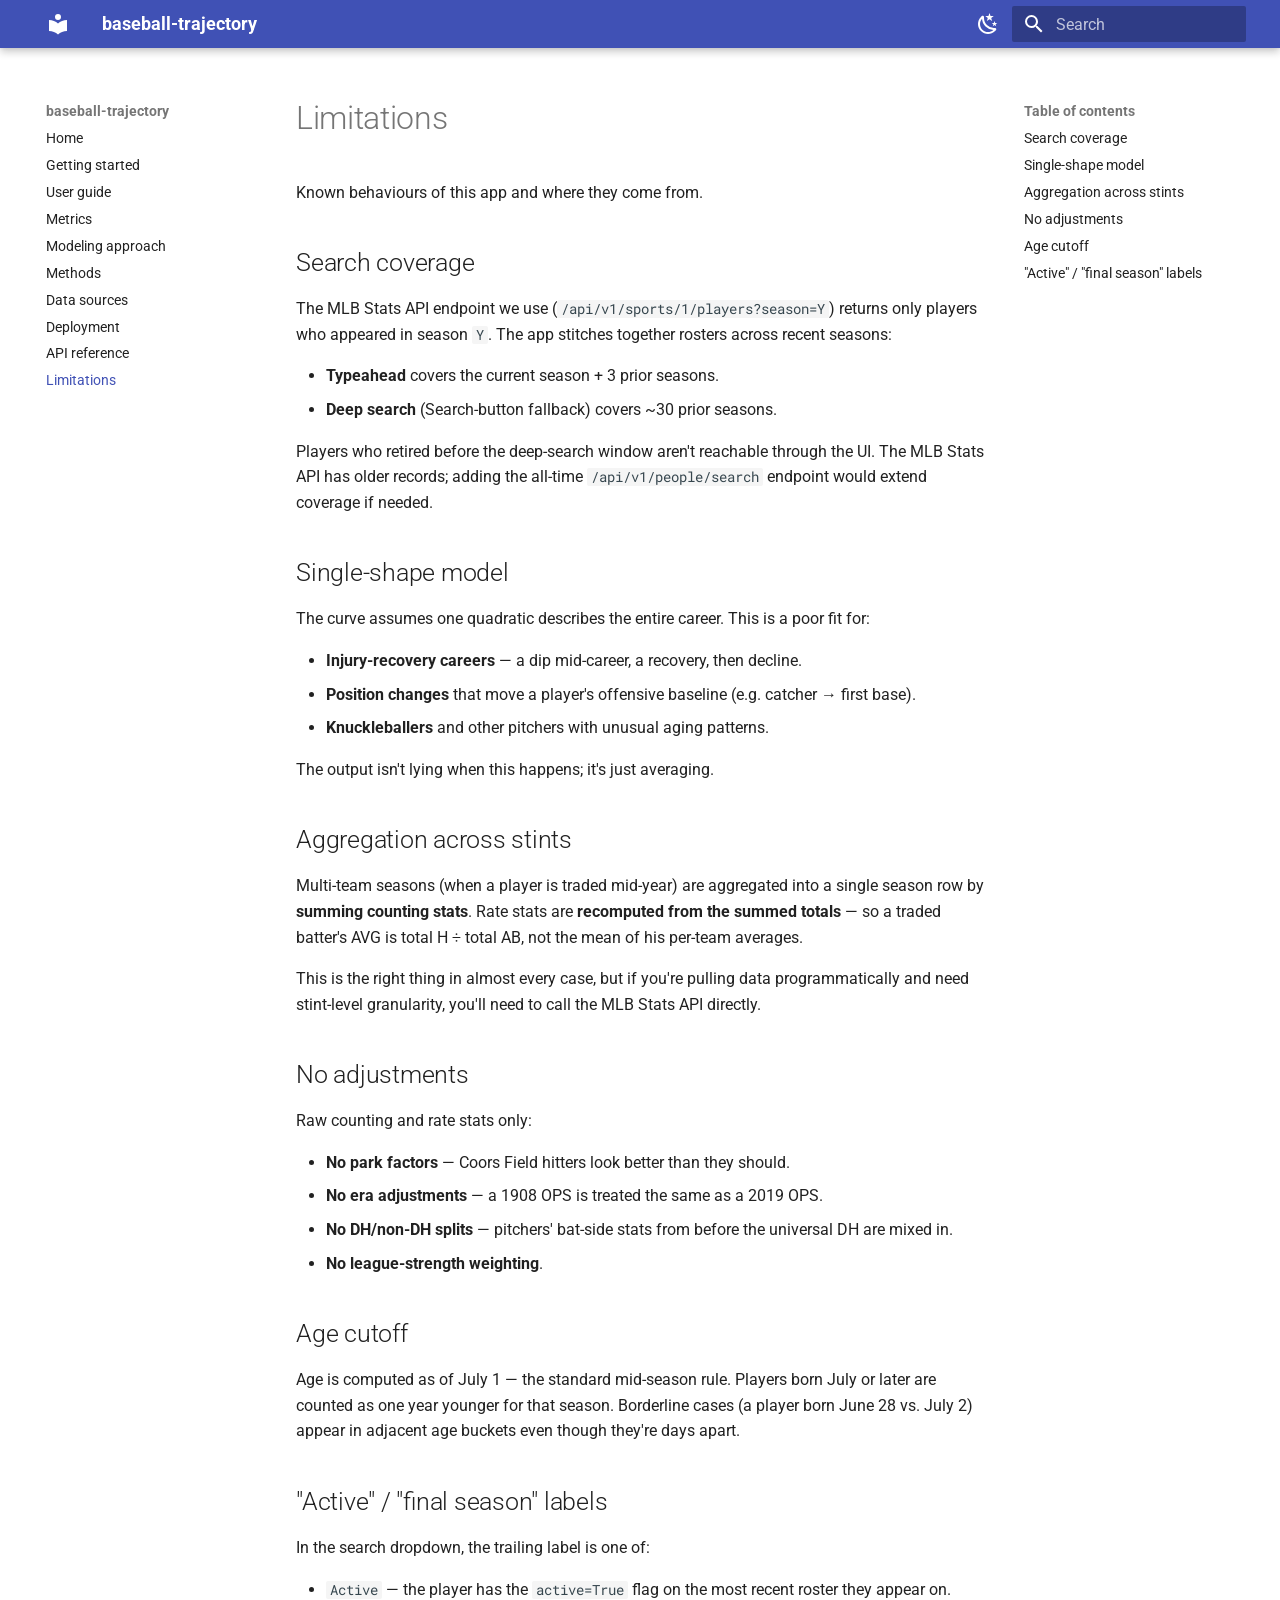
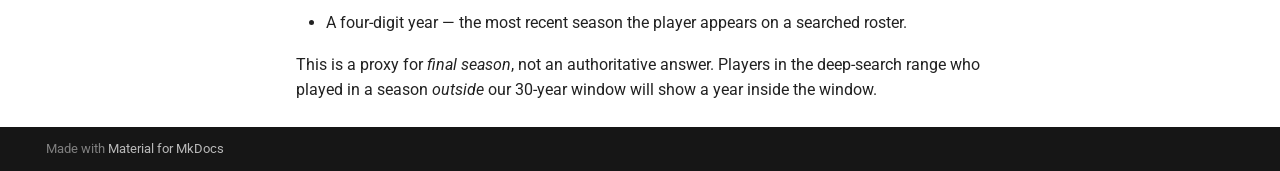
<file: limitations/index.html>
<!DOCTYPE html><html lang="en" class="no-js"><head>
    
      <meta charset="utf-8">
      <meta name="viewport" content="width=device-width,initial-scale=1">
      
        <meta name="description" content="Visualize a baseball player's career aging curve from MLB Stats API data.">
      
      
      
      
        <link rel="prev" href="../reference/">
      
      
      
        
      
      
      <link rel="icon" href="../assets/images/favicon.png">
      <meta name="generator" content="mkdocs-1.6.1, mkdocs-material-9.7.6">
    
    
      
        <title>Limitations - baseball-trajectory</title>
      
    
    
      <link rel="stylesheet" href="../assets/stylesheets/main.484c7ddc.min.css">
      
        
        <link rel="stylesheet" href="../assets/stylesheets/palette.ab4e12ef.min.css">
      
      


    
    
      
    
    
      
        
        
        <link rel="preconnect" href="https://fonts.gstatic.com" crossorigin="">
        <link rel="stylesheet" href="https://fonts.googleapis.com/css?family=Roboto:300,300i,400,400i,700,700i%7CRoboto+Mono:400,400i,700,700i&amp;display=fallback">
        <style>:root{--md-text-font:"Roboto";--md-code-font:"Roboto Mono"}</style>
      
    
    
    <script>__md_scope=new URL("..",location),__md_hash=e=>[...e].reduce(((e,_)=>(e<<5)-e+_.charCodeAt(0)),0),__md_get=(e,_=localStorage,t=__md_scope)=>JSON.parse(_.getItem(t.pathname+"."+e)),__md_set=(e,_,t=localStorage,a=__md_scope)=>{try{t.setItem(a.pathname+"."+e,JSON.stringify(_))}catch(e){}}</script>
    
      

    
    
  <link href="../assets/stylesheets/glightbox.min.css" rel="stylesheet"><script src="../assets/javascripts/glightbox.min.js"></script><style id="glightbox-style">
            html.glightbox-open { overflow: initial; height: 100%; }
            .gslide-title { margin-top: 0px; user-select: text; }
            .gslide-desc { color: #666; user-select: text; }
            .gslide-image img { background: white; }
            .gscrollbar-fixer { padding-right: 15px; }
            .gdesc-inner { font-size: 0.75rem; }
            body[data-md-color-scheme="slate"] .gdesc-inner { background: var(--md-default-bg-color); }
            body[data-md-color-scheme="slate"] .gslide-title { color: var(--md-default-fg-color); }
            body[data-md-color-scheme="slate"] .gslide-desc { color: var(--md-default-fg-color); }
        </style></head>
  
  
    
    
      
    
    
    
    
    <body dir="ltr" data-md-color-scheme="default" data-md-color-primary="indigo" data-md-color-accent="amber">
  
    
    <input class="md-toggle" data-md-toggle="drawer" type="checkbox" id="__drawer" autocomplete="off">
    <input class="md-toggle" data-md-toggle="search" type="checkbox" id="__search" autocomplete="off">
    <label class="md-overlay" for="__drawer"></label>
    <div data-md-component="skip">
      
        
        <a href="#limitations" class="md-skip">
          Skip to content
        </a>
      
    </div>
    <div data-md-component="announce">
      
    </div>
    
    
      

  

<header class="md-header md-header--shadow" data-md-component="header">
  <nav class="md-header__inner md-grid" aria-label="Header">
    <a href=".." title="baseball-trajectory" class="md-header__button md-logo" aria-label="baseball-trajectory" data-md-component="logo">
      
  
  <svg xmlns="http://www.w3.org/2000/svg" viewBox="0 0 24 24"><path d="M12 8a3 3 0 0 0 3-3 3 3 0 0 0-3-3 3 3 0 0 0-3 3 3 3 0 0 0 3 3m0 3.54C9.64 9.35 6.5 8 3 8v11c3.5 0 6.64 1.35 9 3.54 2.36-2.19 5.5-3.54 9-3.54V8c-3.5 0-6.64 1.35-9 3.54"></path></svg>

    </a>
    <label class="md-header__button md-icon" for="__drawer">
      
      <svg xmlns="http://www.w3.org/2000/svg" viewBox="0 0 24 24"><path d="M3 6h18v2H3zm0 5h18v2H3zm0 5h18v2H3z"></path></svg>
    </label>
    <div class="md-header__title" data-md-component="header-title">
      <div class="md-header__ellipsis">
        <div class="md-header__topic">
          <span class="md-ellipsis">
            baseball-trajectory
          </span>
        </div>
        <div class="md-header__topic" data-md-component="header-topic">
          <span class="md-ellipsis">
            
              Limitations
            
          </span>
        </div>
      </div>
    </div>
    
      
        <form class="md-header__option" data-md-component="palette">
  
    
    
    
    <input class="md-option" data-md-color-media="" data-md-color-scheme="default" data-md-color-primary="indigo" data-md-color-accent="amber" aria-label="Switch to dark mode" type="radio" name="__palette" id="__palette_0">
    
      <label class="md-header__button md-icon" title="Switch to dark mode" for="__palette_1" hidden="">
        <svg xmlns="http://www.w3.org/2000/svg" viewBox="0 0 24 24"><path d="m17.75 4.09-2.53 1.94.91 3.06-2.63-1.81-2.63 1.81.91-3.06-2.53-1.94L12.44 4l1.06-3 1.06 3zm3.5 6.91-1.64 1.25.59 1.98-1.7-1.17-1.7 1.17.59-1.98L15.75 11l2.06-.05L18.5 9l.69 1.95zm-2.28 4.95c.83-.08 1.72 1.1 1.19 1.85-.32.45-.66.87-1.08 1.27C15.17 23 8.84 23 4.94 19.07c-3.91-3.9-3.91-10.24 0-14.14.4-.4.82-.76 1.27-1.08.75-.53 1.93.36 1.85 1.19-.27 2.86.69 5.83 2.89 8.02a9.96 9.96 0 0 0 8.02 2.89m-1.64 2.02a12.08 12.08 0 0 1-7.8-3.47c-2.17-2.19-3.33-5-3.49-7.82-2.81 3.14-2.7 7.96.31 10.98 3.02 3.01 7.84 3.12 10.98.31"></path></svg>
      </label>
    
  
    
    
    
    <input class="md-option" data-md-color-media="" data-md-color-scheme="slate" data-md-color-primary="indigo" data-md-color-accent="amber" aria-label="Switch to light mode" type="radio" name="__palette" id="__palette_1">
    
      <label class="md-header__button md-icon" title="Switch to light mode" for="__palette_0" hidden="">
        <svg xmlns="http://www.w3.org/2000/svg" viewBox="0 0 24 24"><path d="M12 7a5 5 0 0 1 5 5 5 5 0 0 1-5 5 5 5 0 0 1-5-5 5 5 0 0 1 5-5m0 2a3 3 0 0 0-3 3 3 3 0 0 0 3 3 3 3 0 0 0 3-3 3 3 0 0 0-3-3m0-7 2.39 3.42C13.65 5.15 12.84 5 12 5s-1.65.15-2.39.42zM3.34 7l4.16-.35A7.2 7.2 0 0 0 5.94 8.5c-.44.74-.69 1.5-.83 2.29zm.02 10 1.76-3.77a7.131 7.131 0 0 0 2.38 4.14zM20.65 7l-1.77 3.79a7.02 7.02 0 0 0-2.38-4.15zm-.01 10-4.14.36c.59-.51 1.12-1.14 1.54-1.86.42-.73.69-1.5.83-2.29zM12 22l-2.41-3.44c.74.27 1.55.44 2.41.44.82 0 1.63-.17 2.37-.44z"></path></svg>
      </label>
    
  
</form>
      
    
    
      <script>var palette=__md_get("__palette");if(palette&&palette.color){if("(prefers-color-scheme)"===palette.color.media){var media=matchMedia("(prefers-color-scheme: light)"),input=document.querySelector(media.matches?"[data-md-color-media='(prefers-color-scheme: light)']":"[data-md-color-media='(prefers-color-scheme: dark)']");palette.color.media=input.getAttribute("data-md-color-media"),palette.color.scheme=input.getAttribute("data-md-color-scheme"),palette.color.primary=input.getAttribute("data-md-color-primary"),palette.color.accent=input.getAttribute("data-md-color-accent")}for(var[key,value]of Object.entries(palette.color))document.body.setAttribute("data-md-color-"+key,value)}</script>
    
    
    
      
      
        <label class="md-header__button md-icon" for="__search">
          
          <svg xmlns="http://www.w3.org/2000/svg" viewBox="0 0 24 24"><path d="M9.5 3A6.5 6.5 0 0 1 16 9.5c0 1.61-.59 3.09-1.56 4.23l.27.27h.79l5 5-1.5 1.5-5-5v-.79l-.27-.27A6.52 6.52 0 0 1 9.5 16 6.5 6.5 0 0 1 3 9.5 6.5 6.5 0 0 1 9.5 3m0 2C7 5 5 7 5 9.5S7 14 9.5 14 14 12 14 9.5 12 5 9.5 5"></path></svg>
        </label>
        <div class="md-search" data-md-component="search" role="dialog">
  <label class="md-search__overlay" for="__search"></label>
  <div class="md-search__inner" role="search">
    <form class="md-search__form" name="search">
      <input type="text" class="md-search__input" name="query" aria-label="Search" placeholder="Search" autocapitalize="off" autocorrect="off" autocomplete="off" spellcheck="false" data-md-component="search-query" required="">
      <label class="md-search__icon md-icon" for="__search">
        
        <svg xmlns="http://www.w3.org/2000/svg" viewBox="0 0 24 24"><path d="M9.5 3A6.5 6.5 0 0 1 16 9.5c0 1.61-.59 3.09-1.56 4.23l.27.27h.79l5 5-1.5 1.5-5-5v-.79l-.27-.27A6.52 6.52 0 0 1 9.5 16 6.5 6.5 0 0 1 3 9.5 6.5 6.5 0 0 1 9.5 3m0 2C7 5 5 7 5 9.5S7 14 9.5 14 14 12 14 9.5 12 5 9.5 5"></path></svg>
        
        <svg xmlns="http://www.w3.org/2000/svg" viewBox="0 0 24 24"><path d="M20 11v2H8l5.5 5.5-1.42 1.42L4.16 12l7.92-7.92L13.5 5.5 8 11z"></path></svg>
      </label>
      <nav class="md-search__options" aria-label="Search">
        
        <button type="reset" class="md-search__icon md-icon" title="Clear" aria-label="Clear" tabindex="-1">
          
          <svg xmlns="http://www.w3.org/2000/svg" viewBox="0 0 24 24"><path d="M19 6.41 17.59 5 12 10.59 6.41 5 5 6.41 10.59 12 5 17.59 6.41 19 12 13.41 17.59 19 19 17.59 13.41 12z"></path></svg>
        </button>
      </nav>
      
        <div class="md-search__suggest" data-md-component="search-suggest"></div>
      
    </form>
    <div class="md-search__output">
      <div class="md-search__scrollwrap" tabindex="0" data-md-scrollfix="">
        <div class="md-search-result" data-md-component="search-result">
          <div class="md-search-result__meta">
            Initializing search
          </div>
          <ol class="md-search-result__list" role="presentation"></ol>
        </div>
      </div>
    </div>
  </div>
</div>
      
    
    
  </nav>
  
</header>
    
    <div class="md-container" data-md-component="container">
      
      
        
          
        
      
      <main class="md-main" data-md-component="main">
        <div class="md-main__inner md-grid">
          
            
              
              <div class="md-sidebar md-sidebar--primary" data-md-component="sidebar" data-md-type="navigation">
                <div class="md-sidebar__scrollwrap">
                  <div class="md-sidebar__inner">
                    



<nav class="md-nav md-nav--primary" aria-label="Navigation" data-md-level="0">
  <label class="md-nav__title" for="__drawer">
    <a href=".." title="baseball-trajectory" class="md-nav__button md-logo" aria-label="baseball-trajectory" data-md-component="logo">
      
  
  <svg xmlns="http://www.w3.org/2000/svg" viewBox="0 0 24 24"><path d="M12 8a3 3 0 0 0 3-3 3 3 0 0 0-3-3 3 3 0 0 0-3 3 3 3 0 0 0 3 3m0 3.54C9.64 9.35 6.5 8 3 8v11c3.5 0 6.64 1.35 9 3.54 2.36-2.19 5.5-3.54 9-3.54V8c-3.5 0-6.64 1.35-9 3.54"></path></svg>

    </a>
    baseball-trajectory
  </label>
  
  <ul class="md-nav__list" data-md-scrollfix="">
    
      
      
  
  
  
  
    <li class="md-nav__item">
      <a href=".." class="md-nav__link">
        
  
  
  <span class="md-ellipsis">
    
  
    Home
  

    
  </span>
  
  

      </a>
    </li>
  

    
      
      
  
  
  
  
    <li class="md-nav__item">
      <a href="../getting-started/" class="md-nav__link">
        
  
  
  <span class="md-ellipsis">
    
  
    Getting started
  

    
  </span>
  
  

      </a>
    </li>
  

    
      
      
  
  
  
  
    <li class="md-nav__item">
      <a href="../user-guide/" class="md-nav__link">
        
  
  
  <span class="md-ellipsis">
    
  
    User guide
  

    
  </span>
  
  

      </a>
    </li>
  

    
      
      
  
  
  
  
    <li class="md-nav__item">
      <a href="../metrics/" class="md-nav__link">
        
  
  
  <span class="md-ellipsis">
    
  
    Metrics
  

    
  </span>
  
  

      </a>
    </li>
  

    
      
      
  
  
  
  
    <li class="md-nav__item">
      <a href="../modeling/" class="md-nav__link">
        
  
  
  <span class="md-ellipsis">
    
  
    Modeling approach
  

    
  </span>
  
  

      </a>
    </li>
  

    
      
      
  
  
  
  
    <li class="md-nav__item">
      <a href="../methods/" class="md-nav__link">
        
  
  
  <span class="md-ellipsis">
    
  
    Methods
  

    
  </span>
  
  

      </a>
    </li>
  

    
      
      
  
  
  
  
    <li class="md-nav__item">
      <a href="../data/" class="md-nav__link">
        
  
  
  <span class="md-ellipsis">
    
  
    Data sources
  

    
  </span>
  
  

      </a>
    </li>
  

    
      
      
  
  
  
  
    <li class="md-nav__item">
      <a href="../deployment/" class="md-nav__link">
        
  
  
  <span class="md-ellipsis">
    
  
    Deployment
  

    
  </span>
  
  

      </a>
    </li>
  

    
      
      
  
  
  
  
    <li class="md-nav__item">
      <a href="../reference/" class="md-nav__link">
        
  
  
  <span class="md-ellipsis">
    
  
    API reference
  

    
  </span>
  
  

      </a>
    </li>
  

    
      
      
  
  
    
  
  
  
    <li class="md-nav__item md-nav__item--active">
      
      <input class="md-nav__toggle md-toggle" type="checkbox" id="__toc">
      
      
        
      
      
        <label class="md-nav__link md-nav__link--active" for="__toc">
          
  
  
  <span class="md-ellipsis">
    
  
    Limitations
  

    
  </span>
  
  

          <span class="md-nav__icon md-icon"></span>
        </label>
      
      <a href="./" class="md-nav__link md-nav__link--active">
        
  
  
  <span class="md-ellipsis">
    
  
    Limitations
  

    
  </span>
  
  

      </a>
      
        

<nav class="md-nav md-nav--secondary" aria-label="Table of contents">
  
  
  
    
  
  
    <label class="md-nav__title" for="__toc">
      <span class="md-nav__icon md-icon"></span>
      Table of contents
    </label>
    <ul class="md-nav__list" data-md-component="toc" data-md-scrollfix="">
      
        <li class="md-nav__item">
  <a href="#search-coverage" class="md-nav__link">
    <span class="md-ellipsis">
      
        Search coverage
      
    </span>
  </a>
  
</li>
      
        <li class="md-nav__item">
  <a href="#single-shape-model" class="md-nav__link">
    <span class="md-ellipsis">
      
        Single-shape model
      
    </span>
  </a>
  
</li>
      
        <li class="md-nav__item">
  <a href="#aggregation-across-stints" class="md-nav__link">
    <span class="md-ellipsis">
      
        Aggregation across stints
      
    </span>
  </a>
  
</li>
      
        <li class="md-nav__item">
  <a href="#no-adjustments" class="md-nav__link">
    <span class="md-ellipsis">
      
        No adjustments
      
    </span>
  </a>
  
</li>
      
        <li class="md-nav__item">
  <a href="#age-cutoff" class="md-nav__link">
    <span class="md-ellipsis">
      
        Age cutoff
      
    </span>
  </a>
  
</li>
      
        <li class="md-nav__item">
  <a href="#active-final-season-labels" class="md-nav__link">
    <span class="md-ellipsis">
      
        "Active" / "final season" labels
      
    </span>
  </a>
  
</li>
      
    </ul>
  
</nav>
      
    </li>
  

    
  </ul>
</nav>
                  </div>
                </div>
              </div>
            
            
              
              <div class="md-sidebar md-sidebar--secondary" data-md-component="sidebar" data-md-type="toc">
                <div class="md-sidebar__scrollwrap">
                  <div class="md-sidebar__inner">
                    

<nav class="md-nav md-nav--secondary" aria-label="Table of contents">
  
  
  
    
  
  
    <label class="md-nav__title" for="__toc">
      <span class="md-nav__icon md-icon"></span>
      Table of contents
    </label>
    <ul class="md-nav__list" data-md-component="toc" data-md-scrollfix="">
      
        <li class="md-nav__item">
  <a href="#search-coverage" class="md-nav__link">
    <span class="md-ellipsis">
      
        Search coverage
      
    </span>
  </a>
  
</li>
      
        <li class="md-nav__item">
  <a href="#single-shape-model" class="md-nav__link">
    <span class="md-ellipsis">
      
        Single-shape model
      
    </span>
  </a>
  
</li>
      
        <li class="md-nav__item">
  <a href="#aggregation-across-stints" class="md-nav__link">
    <span class="md-ellipsis">
      
        Aggregation across stints
      
    </span>
  </a>
  
</li>
      
        <li class="md-nav__item">
  <a href="#no-adjustments" class="md-nav__link">
    <span class="md-ellipsis">
      
        No adjustments
      
    </span>
  </a>
  
</li>
      
        <li class="md-nav__item">
  <a href="#age-cutoff" class="md-nav__link">
    <span class="md-ellipsis">
      
        Age cutoff
      
    </span>
  </a>
  
</li>
      
        <li class="md-nav__item">
  <a href="#active-final-season-labels" class="md-nav__link">
    <span class="md-ellipsis">
      
        "Active" / "final season" labels
      
    </span>
  </a>
  
</li>
      
    </ul>
  
</nav>
                  </div>
                </div>
              </div>
            
          
          
            <div class="md-content" data-md-component="content">
              
              <article class="md-content__inner md-typeset">
                
                  



<h1 id="limitations">Limitations<a class="headerlink" href="#limitations" title="Permanent link">¶</a></h1>
<p>Known behaviours of this app and where they come from.</p>
<h2 id="search-coverage">Search coverage<a class="headerlink" href="#search-coverage" title="Permanent link">¶</a></h2>
<p>The MLB Stats API endpoint we use
(<code>/api/v1/sports/1/players?season=Y</code>) returns only players who
appeared in season <code>Y</code>. The app stitches together rosters across
recent seasons:</p>
<ul>
<li><strong>Typeahead</strong> covers the current season + 3 prior seasons.</li>
<li><strong>Deep search</strong> (Search-button fallback) covers ~30 prior seasons.</li>
</ul>
<p>Players who retired before the deep-search window aren't reachable
through the UI. The MLB Stats API has older records; adding the
all-time <code>/api/v1/people/search</code> endpoint would extend coverage if
needed.</p>
<h2 id="single-shape-model">Single-shape model<a class="headerlink" href="#single-shape-model" title="Permanent link">¶</a></h2>
<p>The curve assumes one quadratic describes the entire career. This is
a poor fit for:</p>
<ul>
<li><strong>Injury-recovery careers</strong> — a dip mid-career, a recovery, then
  decline.</li>
<li><strong>Position changes</strong> that move a player's offensive baseline (e.g.
  catcher → first base).</li>
<li><strong>Knuckleballers</strong> and other pitchers with unusual aging patterns.</li>
</ul>
<p>The output isn't lying when this happens; it's just averaging.</p>
<h2 id="aggregation-across-stints">Aggregation across stints<a class="headerlink" href="#aggregation-across-stints" title="Permanent link">¶</a></h2>
<p>Multi-team seasons (when a player is traded mid-year) are aggregated
into a single season row by <strong>summing counting stats</strong>. Rate stats
are <strong>recomputed from the summed totals</strong> — so a traded batter's AVG
is total H ÷ total AB, not the mean of his per-team averages.</p>
<p>This is the right thing in almost every case, but if you're pulling
data programmatically and need stint-level granularity, you'll need
to call the MLB Stats API directly.</p>
<h2 id="no-adjustments">No adjustments<a class="headerlink" href="#no-adjustments" title="Permanent link">¶</a></h2>
<p>Raw counting and rate stats only:</p>
<ul>
<li><strong>No park factors</strong> — Coors Field hitters look better than they
  should.</li>
<li><strong>No era adjustments</strong> — a 1908 OPS is treated the same as a 2019
  OPS.</li>
<li><strong>No DH/non-DH splits</strong> — pitchers' bat-side stats from before the
  universal DH are mixed in.</li>
<li><strong>No league-strength weighting</strong>.</li>
</ul>
<h2 id="age-cutoff">Age cutoff<a class="headerlink" href="#age-cutoff" title="Permanent link">¶</a></h2>
<p>Age is computed as of July 1 — the standard mid-season rule. Players
born July or later are counted as one year younger for that season.
Borderline cases (a player born June 28 vs. July 2) appear in
adjacent age buckets even though they're days apart.</p>
<h2 id="active-final-season-labels">"Active" / "final season" labels<a class="headerlink" href="#active-final-season-labels" title="Permanent link">¶</a></h2>
<p>In the search dropdown, the trailing label is one of:</p>
<ul>
<li><code>Active</code> — the player has the <code>active=True</code> flag on the most recent
  roster they appear on.</li>
<li>A four-digit year — the most recent season the player appears on a
  searched roster.</li>
</ul>
<p>This is a proxy for <em>final season</em>, not an authoritative answer.
Players in the deep-search range who played in a season <em>outside</em> our
30-year window will show a year inside the window.</p>












                
              </article>
            </div>
          
          
<script>var target=document.getElementById(location.hash.slice(1));target&&target.name&&(target.checked=target.name.startsWith("__tabbed_"))</script>
        </div>
        
          <button type="button" class="md-top md-icon" data-md-component="top" hidden="">
  
  <svg xmlns="http://www.w3.org/2000/svg" viewBox="0 0 24 24"><path d="M13 20h-2V8l-5.5 5.5-1.42-1.42L12 4.16l7.92 7.92-1.42 1.42L13 8z"></path></svg>
  Back to top
</button>
        
      </main>
      
        <footer class="md-footer">
  
  <div class="md-footer-meta md-typeset">
    <div class="md-footer-meta__inner md-grid">
      <div class="md-copyright">
  
  
    Made with
    <a href="https://squidfunk.github.io/mkdocs-material/" target="_blank" rel="noopener">
      Material for MkDocs
    </a>
  
</div>
      
    </div>
  </div>
</footer>
      
    </div>
    <div class="md-dialog" data-md-component="dialog">
      <div class="md-dialog__inner md-typeset"></div>
    </div>
    
    
    
      
      
      <script id="__config" type="application/json">{"annotate": null, "base": "..", "features": ["navigation.instant", "navigation.tracking", "navigation.sections", "navigation.top", "search.suggest", "content.code.copy"], "search": "../assets/javascripts/workers/search.2c215733.min.js", "tags": null, "translations": {"clipboard.copied": "Copied to clipboard", "clipboard.copy": "Copy to clipboard", "search.result.more.one": "1 more on this page", "search.result.more.other": "# more on this page", "search.result.none": "No matching documents", "search.result.one": "1 matching document", "search.result.other": "# matching documents", "search.result.placeholder": "Type to start searching", "search.result.term.missing": "Missing", "select.version": "Select version"}, "version": null}</script>
    
    
      <script src="../assets/javascripts/bundle.79ae519e.min.js"></script>
      
    
  
<script id="init-glightbox">const lightbox = GLightbox({"touchNavigation": true, "loop": false, "zoomable": true, "draggable": true, "openEffect": "zoom", "closeEffect": "zoom", "slideEffect": "slide"});
document$.subscribe(()=>{ lightbox.reload(); });
</script></body></html>
</file>
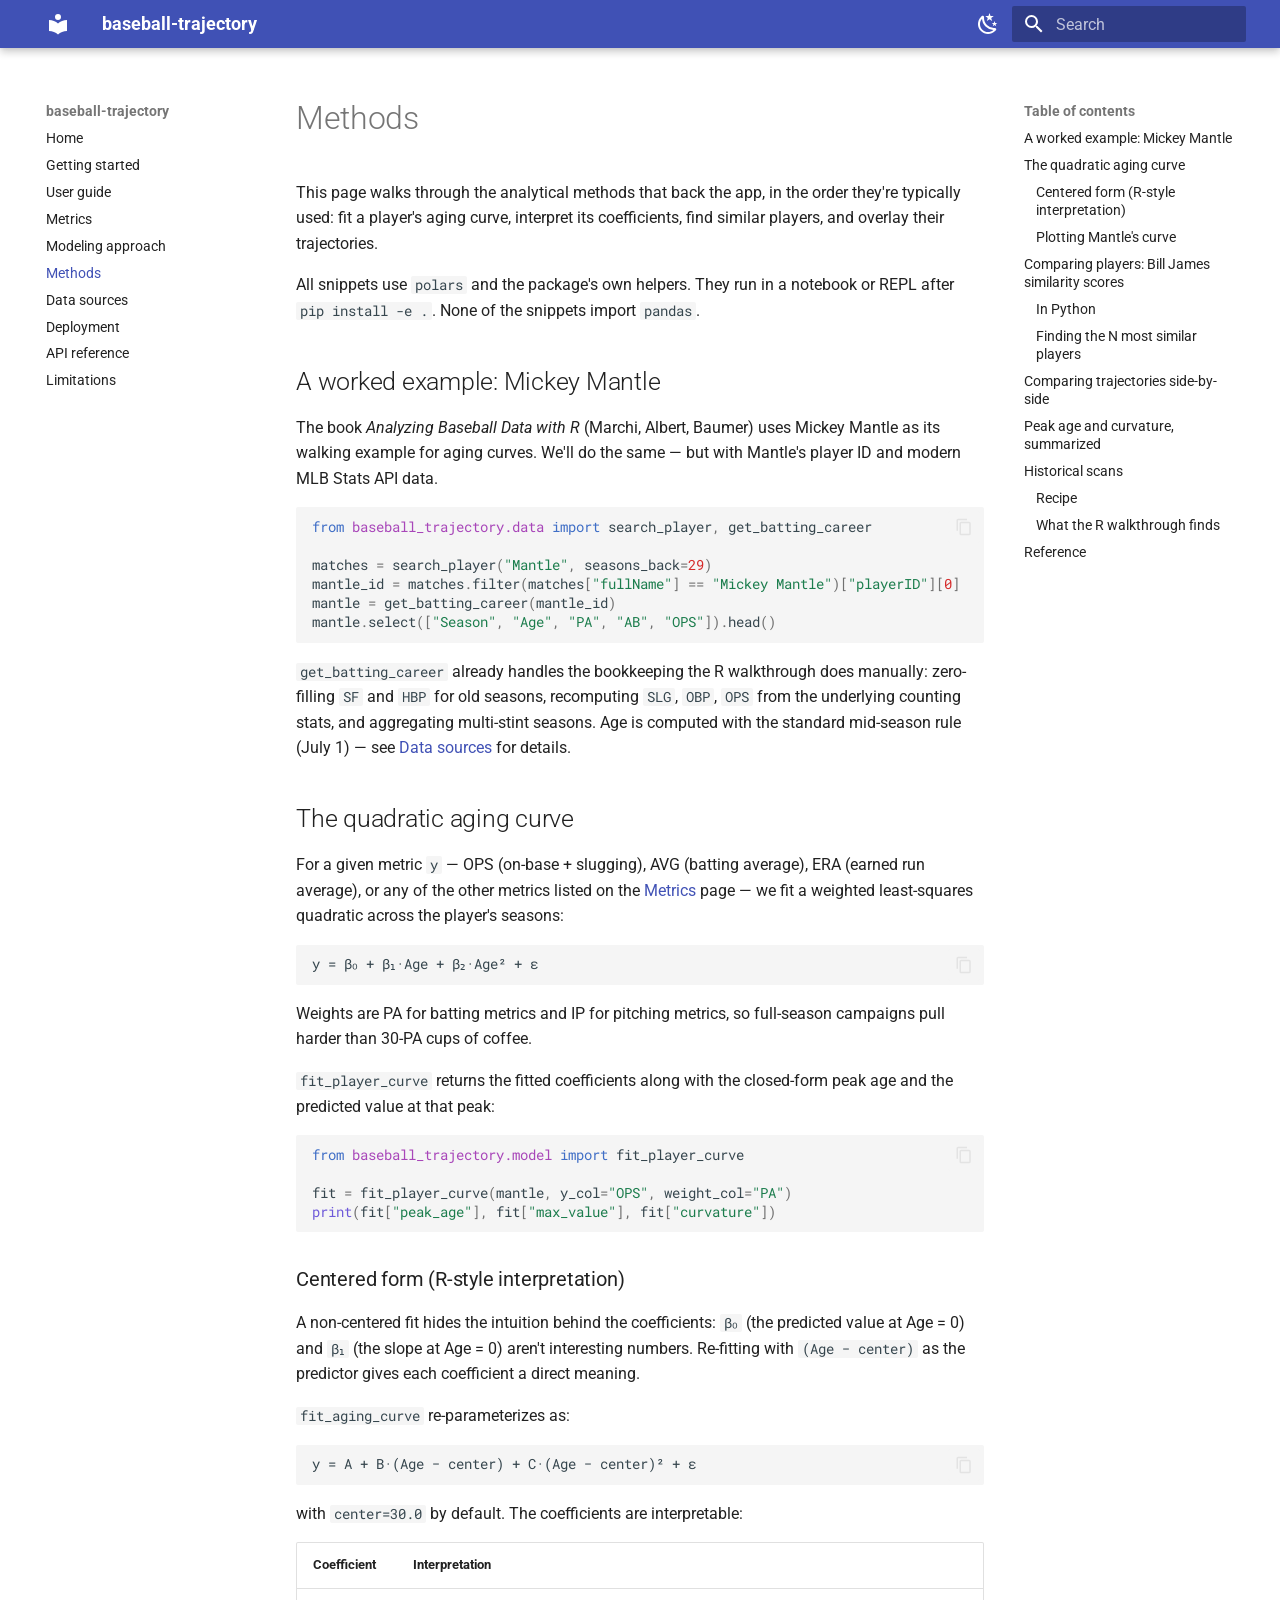
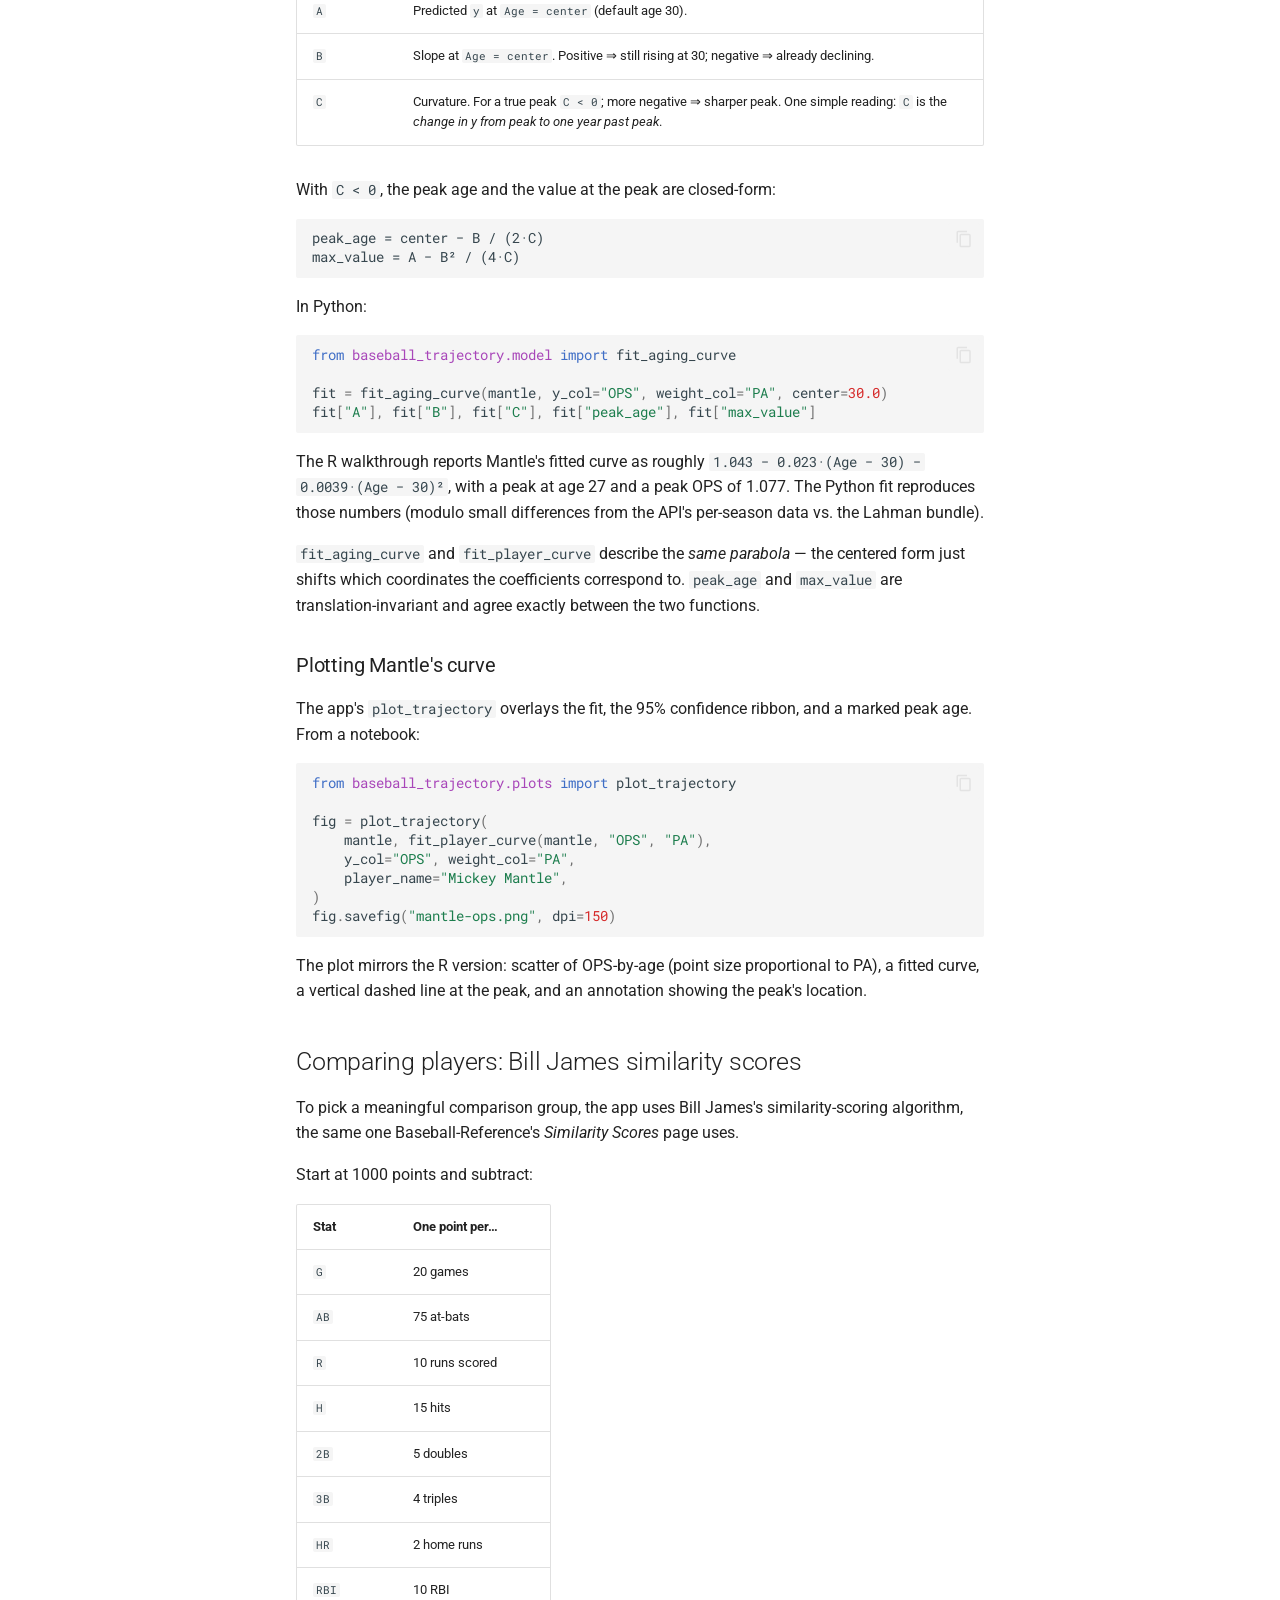
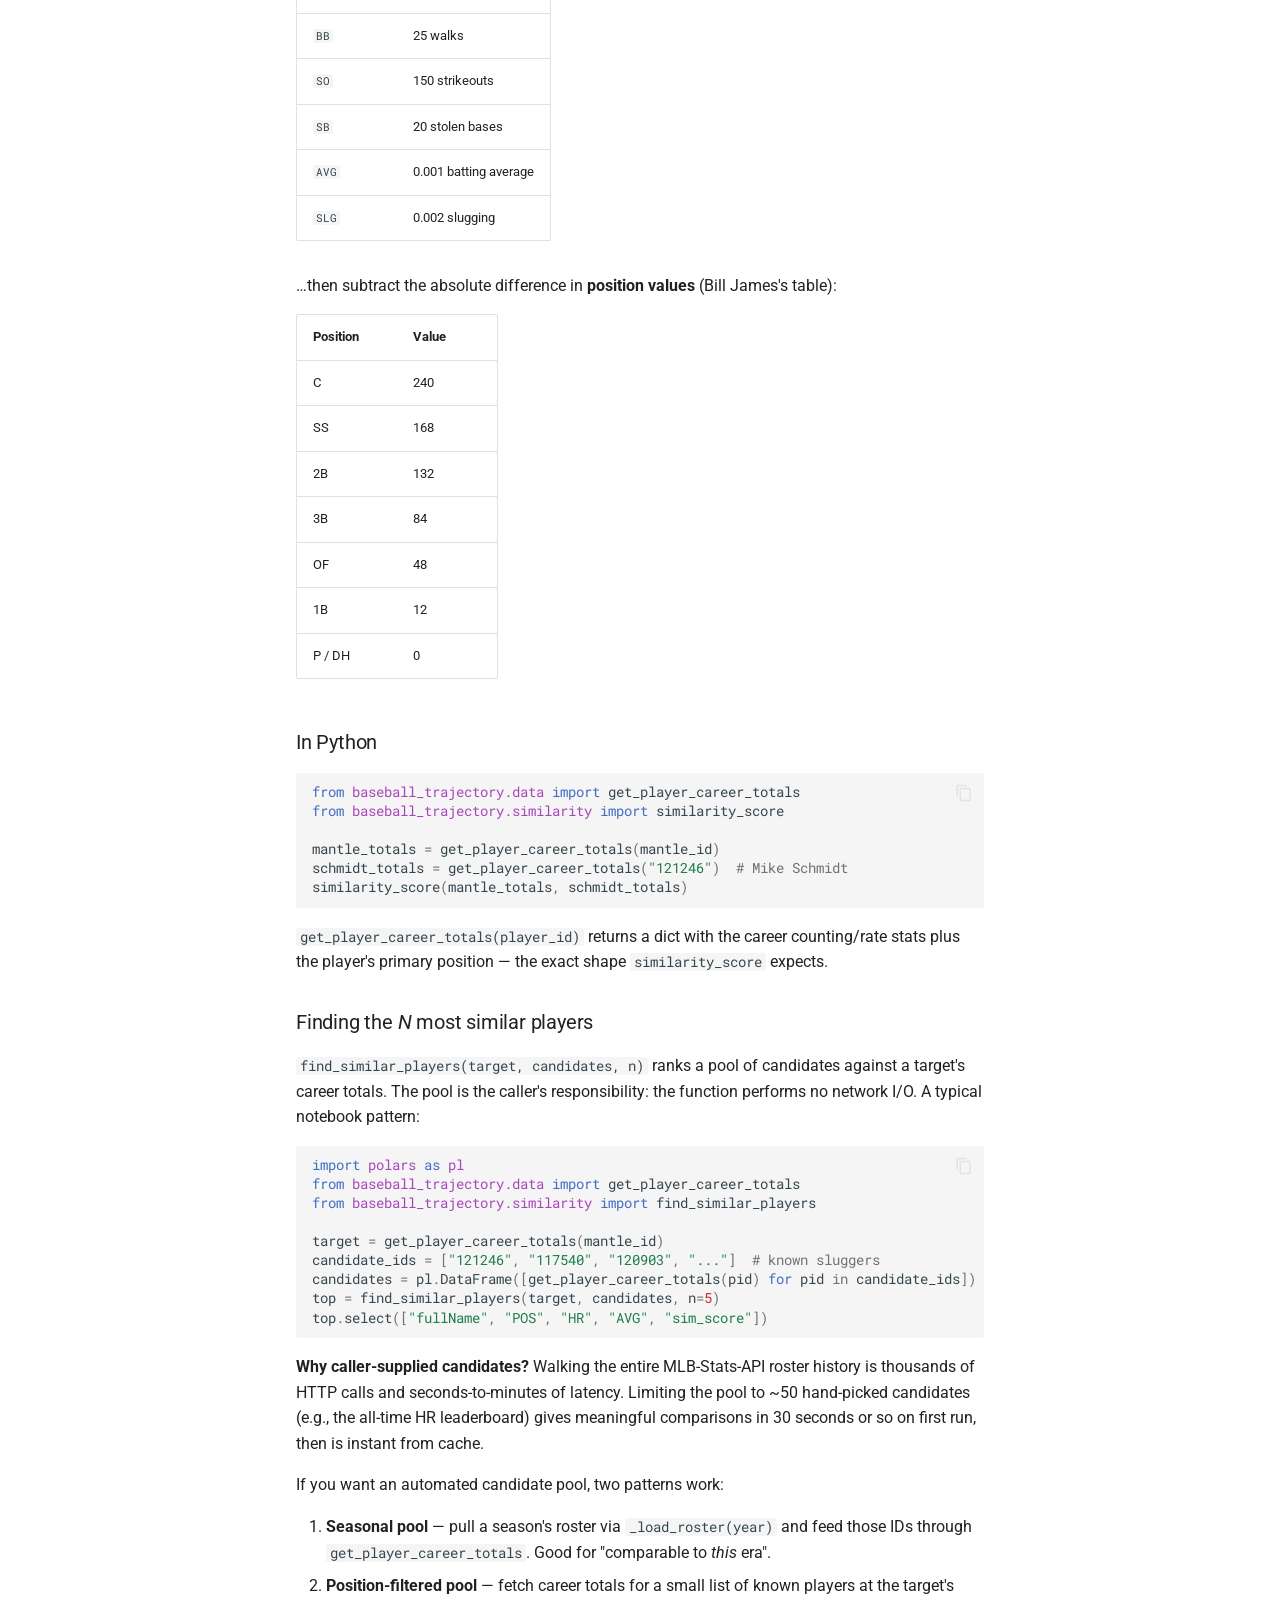
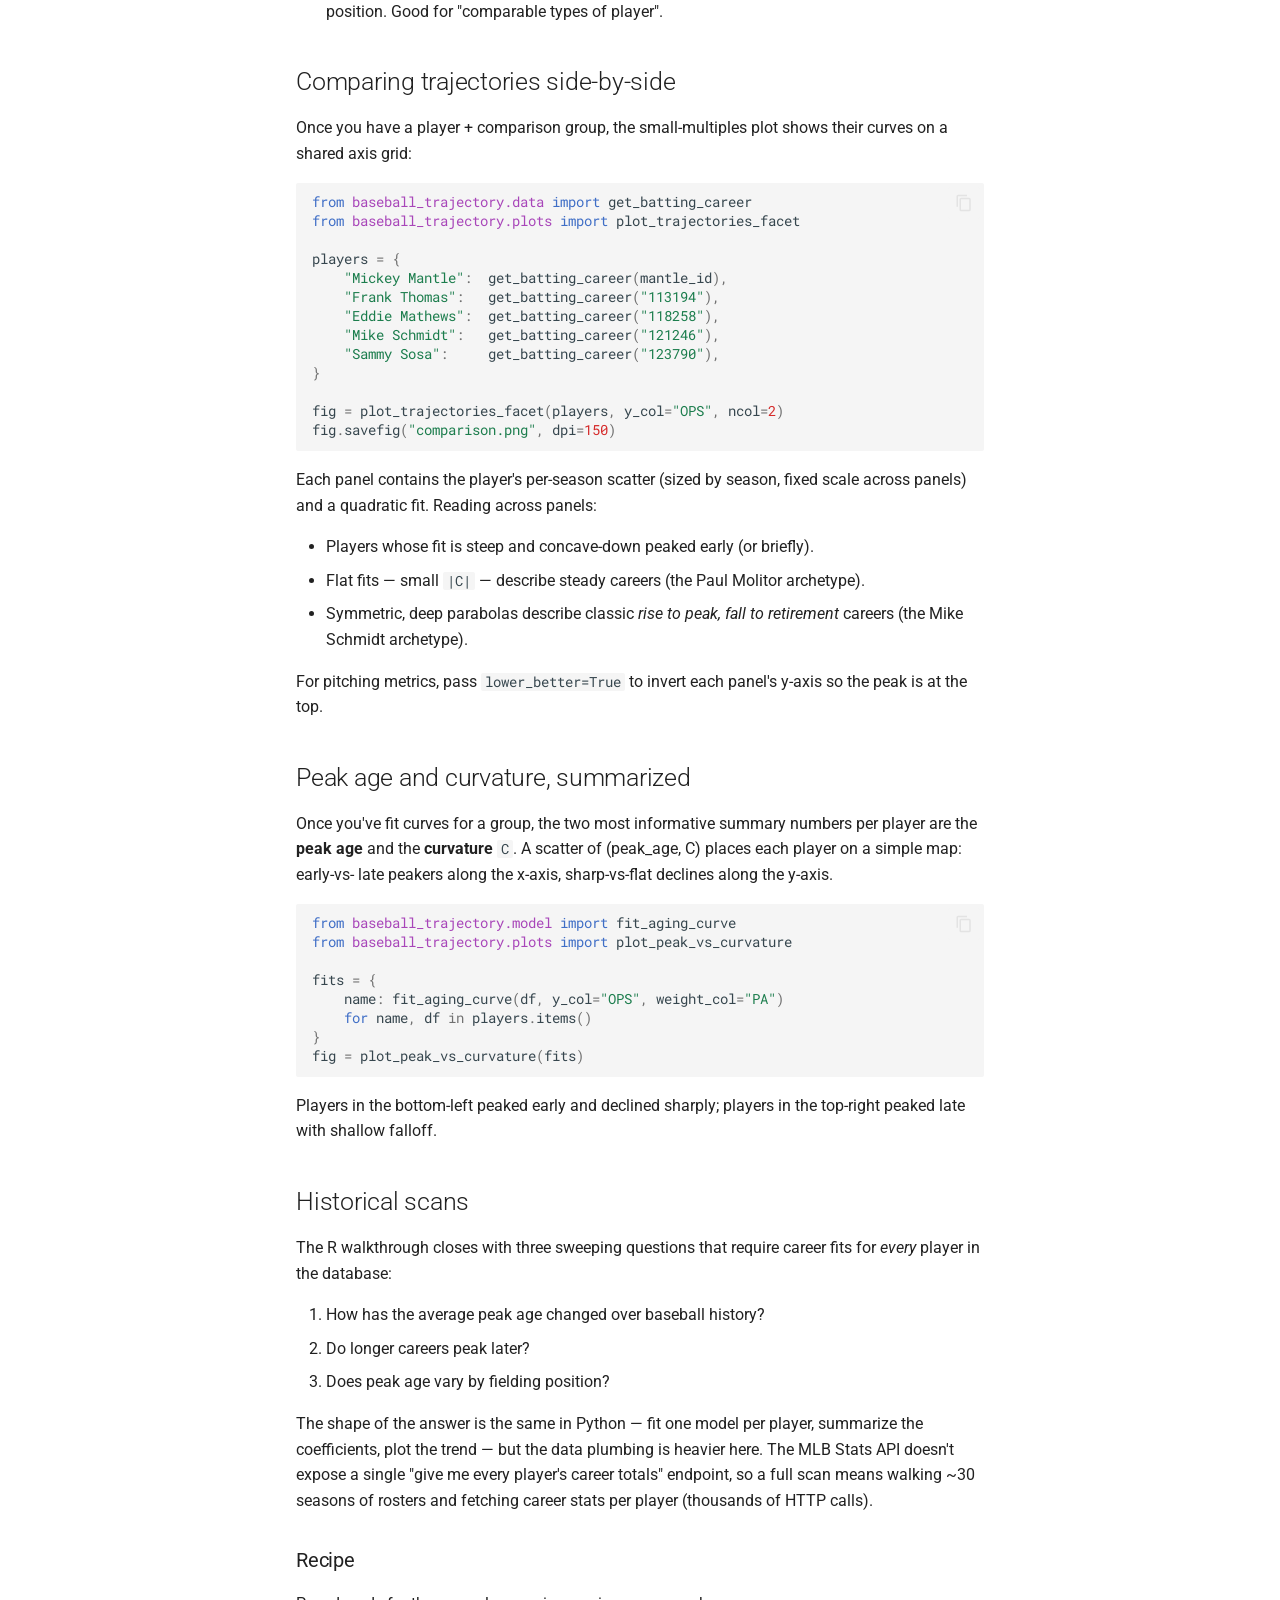
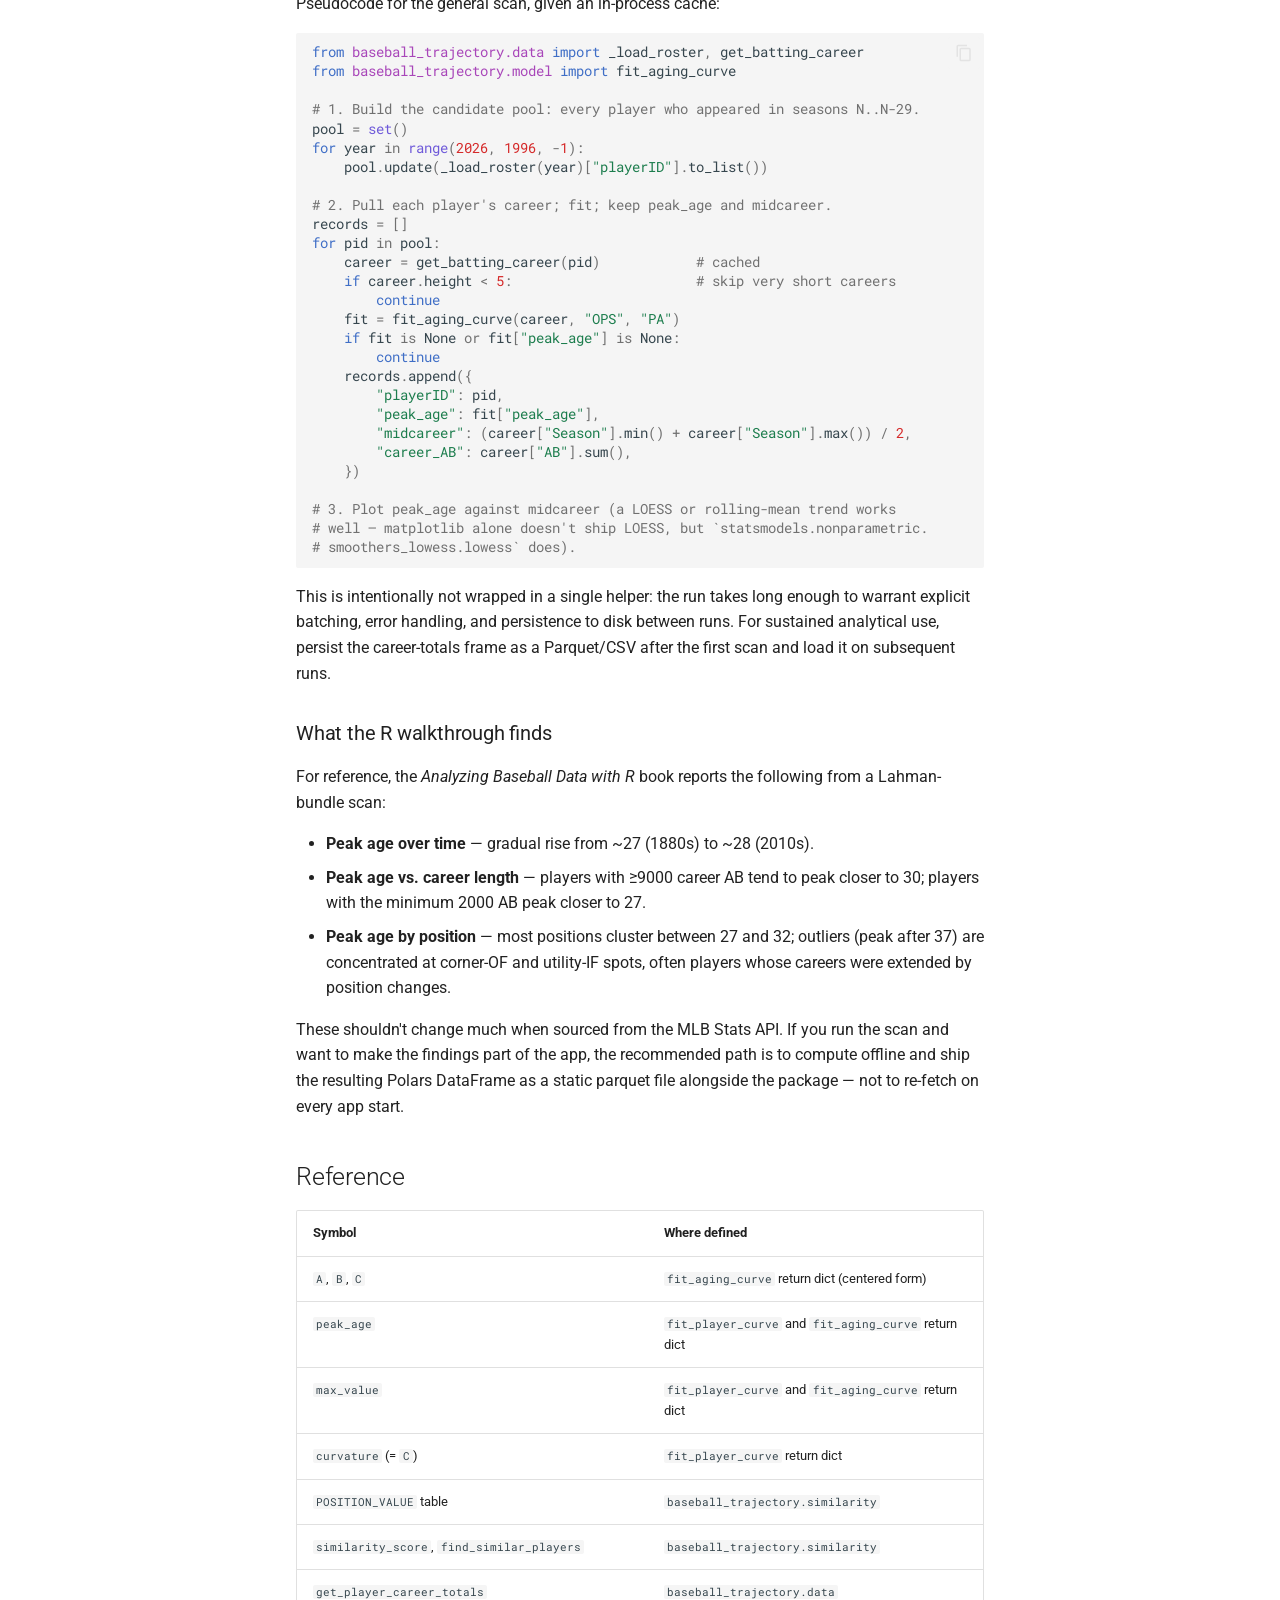
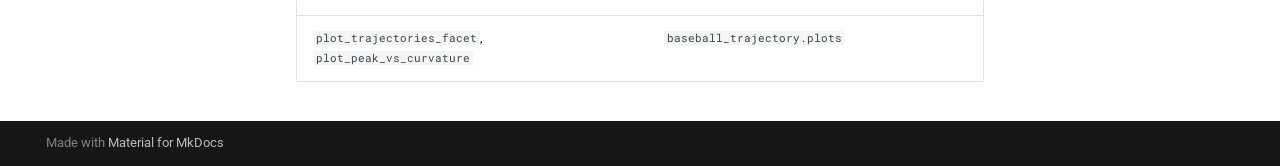
<file: methods/index.html>
<!DOCTYPE html><html lang="en" class="no-js"><head>
    
      <meta charset="utf-8">
      <meta name="viewport" content="width=device-width,initial-scale=1">
      
        <meta name="description" content="Visualize a baseball player's career aging curve from MLB Stats API data.">
      
      
      
      
        <link rel="prev" href="../modeling/">
      
      
        <link rel="next" href="../data/">
      
      
        
      
      
      <link rel="icon" href="../assets/images/favicon.png">
      <meta name="generator" content="mkdocs-1.6.1, mkdocs-material-9.7.6">
    
    
      
        <title>Methods - baseball-trajectory</title>
      
    
    
      <link rel="stylesheet" href="../assets/stylesheets/main.484c7ddc.min.css">
      
        
        <link rel="stylesheet" href="../assets/stylesheets/palette.ab4e12ef.min.css">
      
      


    
    
      
    
    
      
        
        
        <link rel="preconnect" href="https://fonts.gstatic.com" crossorigin="">
        <link rel="stylesheet" href="https://fonts.googleapis.com/css?family=Roboto:300,300i,400,400i,700,700i%7CRoboto+Mono:400,400i,700,700i&amp;display=fallback">
        <style>:root{--md-text-font:"Roboto";--md-code-font:"Roboto Mono"}</style>
      
    
    
    <script>__md_scope=new URL("..",location),__md_hash=e=>[...e].reduce(((e,_)=>(e<<5)-e+_.charCodeAt(0)),0),__md_get=(e,_=localStorage,t=__md_scope)=>JSON.parse(_.getItem(t.pathname+"."+e)),__md_set=(e,_,t=localStorage,a=__md_scope)=>{try{t.setItem(a.pathname+"."+e,JSON.stringify(_))}catch(e){}}</script>
    
      

    
    
  <link href="../assets/stylesheets/glightbox.min.css" rel="stylesheet"><script src="../assets/javascripts/glightbox.min.js"></script><style id="glightbox-style">
            html.glightbox-open { overflow: initial; height: 100%; }
            .gslide-title { margin-top: 0px; user-select: text; }
            .gslide-desc { color: #666; user-select: text; }
            .gslide-image img { background: white; }
            .gscrollbar-fixer { padding-right: 15px; }
            .gdesc-inner { font-size: 0.75rem; }
            body[data-md-color-scheme="slate"] .gdesc-inner { background: var(--md-default-bg-color); }
            body[data-md-color-scheme="slate"] .gslide-title { color: var(--md-default-fg-color); }
            body[data-md-color-scheme="slate"] .gslide-desc { color: var(--md-default-fg-color); }
        </style></head>
  
  
    
    
      
    
    
    
    
    <body dir="ltr" data-md-color-scheme="default" data-md-color-primary="indigo" data-md-color-accent="amber">
  
    
    <input class="md-toggle" data-md-toggle="drawer" type="checkbox" id="__drawer" autocomplete="off">
    <input class="md-toggle" data-md-toggle="search" type="checkbox" id="__search" autocomplete="off">
    <label class="md-overlay" for="__drawer"></label>
    <div data-md-component="skip">
      
        
        <a href="#methods" class="md-skip">
          Skip to content
        </a>
      
    </div>
    <div data-md-component="announce">
      
    </div>
    
    
      

  

<header class="md-header md-header--shadow" data-md-component="header">
  <nav class="md-header__inner md-grid" aria-label="Header">
    <a href=".." title="baseball-trajectory" class="md-header__button md-logo" aria-label="baseball-trajectory" data-md-component="logo">
      
  
  <svg xmlns="http://www.w3.org/2000/svg" viewBox="0 0 24 24"><path d="M12 8a3 3 0 0 0 3-3 3 3 0 0 0-3-3 3 3 0 0 0-3 3 3 3 0 0 0 3 3m0 3.54C9.64 9.35 6.5 8 3 8v11c3.5 0 6.64 1.35 9 3.54 2.36-2.19 5.5-3.54 9-3.54V8c-3.5 0-6.64 1.35-9 3.54"></path></svg>

    </a>
    <label class="md-header__button md-icon" for="__drawer">
      
      <svg xmlns="http://www.w3.org/2000/svg" viewBox="0 0 24 24"><path d="M3 6h18v2H3zm0 5h18v2H3zm0 5h18v2H3z"></path></svg>
    </label>
    <div class="md-header__title" data-md-component="header-title">
      <div class="md-header__ellipsis">
        <div class="md-header__topic">
          <span class="md-ellipsis">
            baseball-trajectory
          </span>
        </div>
        <div class="md-header__topic" data-md-component="header-topic">
          <span class="md-ellipsis">
            
              Methods
            
          </span>
        </div>
      </div>
    </div>
    
      
        <form class="md-header__option" data-md-component="palette">
  
    
    
    
    <input class="md-option" data-md-color-media="" data-md-color-scheme="default" data-md-color-primary="indigo" data-md-color-accent="amber" aria-label="Switch to dark mode" type="radio" name="__palette" id="__palette_0">
    
      <label class="md-header__button md-icon" title="Switch to dark mode" for="__palette_1" hidden="">
        <svg xmlns="http://www.w3.org/2000/svg" viewBox="0 0 24 24"><path d="m17.75 4.09-2.53 1.94.91 3.06-2.63-1.81-2.63 1.81.91-3.06-2.53-1.94L12.44 4l1.06-3 1.06 3zm3.5 6.91-1.64 1.25.59 1.98-1.7-1.17-1.7 1.17.59-1.98L15.75 11l2.06-.05L18.5 9l.69 1.95zm-2.28 4.95c.83-.08 1.72 1.1 1.19 1.85-.32.45-.66.87-1.08 1.27C15.17 23 8.84 23 4.94 19.07c-3.91-3.9-3.91-10.24 0-14.14.4-.4.82-.76 1.27-1.08.75-.53 1.93.36 1.85 1.19-.27 2.86.69 5.83 2.89 8.02a9.96 9.96 0 0 0 8.02 2.89m-1.64 2.02a12.08 12.08 0 0 1-7.8-3.47c-2.17-2.19-3.33-5-3.49-7.82-2.81 3.14-2.7 7.96.31 10.98 3.02 3.01 7.84 3.12 10.98.31"></path></svg>
      </label>
    
  
    
    
    
    <input class="md-option" data-md-color-media="" data-md-color-scheme="slate" data-md-color-primary="indigo" data-md-color-accent="amber" aria-label="Switch to light mode" type="radio" name="__palette" id="__palette_1">
    
      <label class="md-header__button md-icon" title="Switch to light mode" for="__palette_0" hidden="">
        <svg xmlns="http://www.w3.org/2000/svg" viewBox="0 0 24 24"><path d="M12 7a5 5 0 0 1 5 5 5 5 0 0 1-5 5 5 5 0 0 1-5-5 5 5 0 0 1 5-5m0 2a3 3 0 0 0-3 3 3 3 0 0 0 3 3 3 3 0 0 0 3-3 3 3 0 0 0-3-3m0-7 2.39 3.42C13.65 5.15 12.84 5 12 5s-1.65.15-2.39.42zM3.34 7l4.16-.35A7.2 7.2 0 0 0 5.94 8.5c-.44.74-.69 1.5-.83 2.29zm.02 10 1.76-3.77a7.131 7.131 0 0 0 2.38 4.14zM20.65 7l-1.77 3.79a7.02 7.02 0 0 0-2.38-4.15zm-.01 10-4.14.36c.59-.51 1.12-1.14 1.54-1.86.42-.73.69-1.5.83-2.29zM12 22l-2.41-3.44c.74.27 1.55.44 2.41.44.82 0 1.63-.17 2.37-.44z"></path></svg>
      </label>
    
  
</form>
      
    
    
      <script>var palette=__md_get("__palette");if(palette&&palette.color){if("(prefers-color-scheme)"===palette.color.media){var media=matchMedia("(prefers-color-scheme: light)"),input=document.querySelector(media.matches?"[data-md-color-media='(prefers-color-scheme: light)']":"[data-md-color-media='(prefers-color-scheme: dark)']");palette.color.media=input.getAttribute("data-md-color-media"),palette.color.scheme=input.getAttribute("data-md-color-scheme"),palette.color.primary=input.getAttribute("data-md-color-primary"),palette.color.accent=input.getAttribute("data-md-color-accent")}for(var[key,value]of Object.entries(palette.color))document.body.setAttribute("data-md-color-"+key,value)}</script>
    
    
    
      
      
        <label class="md-header__button md-icon" for="__search">
          
          <svg xmlns="http://www.w3.org/2000/svg" viewBox="0 0 24 24"><path d="M9.5 3A6.5 6.5 0 0 1 16 9.5c0 1.61-.59 3.09-1.56 4.23l.27.27h.79l5 5-1.5 1.5-5-5v-.79l-.27-.27A6.52 6.52 0 0 1 9.5 16 6.5 6.5 0 0 1 3 9.5 6.5 6.5 0 0 1 9.5 3m0 2C7 5 5 7 5 9.5S7 14 9.5 14 14 12 14 9.5 12 5 9.5 5"></path></svg>
        </label>
        <div class="md-search" data-md-component="search" role="dialog">
  <label class="md-search__overlay" for="__search"></label>
  <div class="md-search__inner" role="search">
    <form class="md-search__form" name="search">
      <input type="text" class="md-search__input" name="query" aria-label="Search" placeholder="Search" autocapitalize="off" autocorrect="off" autocomplete="off" spellcheck="false" data-md-component="search-query" required="">
      <label class="md-search__icon md-icon" for="__search">
        
        <svg xmlns="http://www.w3.org/2000/svg" viewBox="0 0 24 24"><path d="M9.5 3A6.5 6.5 0 0 1 16 9.5c0 1.61-.59 3.09-1.56 4.23l.27.27h.79l5 5-1.5 1.5-5-5v-.79l-.27-.27A6.52 6.52 0 0 1 9.5 16 6.5 6.5 0 0 1 3 9.5 6.5 6.5 0 0 1 9.5 3m0 2C7 5 5 7 5 9.5S7 14 9.5 14 14 12 14 9.5 12 5 9.5 5"></path></svg>
        
        <svg xmlns="http://www.w3.org/2000/svg" viewBox="0 0 24 24"><path d="M20 11v2H8l5.5 5.5-1.42 1.42L4.16 12l7.92-7.92L13.5 5.5 8 11z"></path></svg>
      </label>
      <nav class="md-search__options" aria-label="Search">
        
        <button type="reset" class="md-search__icon md-icon" title="Clear" aria-label="Clear" tabindex="-1">
          
          <svg xmlns="http://www.w3.org/2000/svg" viewBox="0 0 24 24"><path d="M19 6.41 17.59 5 12 10.59 6.41 5 5 6.41 10.59 12 5 17.59 6.41 19 12 13.41 17.59 19 19 17.59 13.41 12z"></path></svg>
        </button>
      </nav>
      
        <div class="md-search__suggest" data-md-component="search-suggest"></div>
      
    </form>
    <div class="md-search__output">
      <div class="md-search__scrollwrap" tabindex="0" data-md-scrollfix="">
        <div class="md-search-result" data-md-component="search-result">
          <div class="md-search-result__meta">
            Initializing search
          </div>
          <ol class="md-search-result__list" role="presentation"></ol>
        </div>
      </div>
    </div>
  </div>
</div>
      
    
    
  </nav>
  
</header>
    
    <div class="md-container" data-md-component="container">
      
      
        
          
        
      
      <main class="md-main" data-md-component="main">
        <div class="md-main__inner md-grid">
          
            
              
              <div class="md-sidebar md-sidebar--primary" data-md-component="sidebar" data-md-type="navigation">
                <div class="md-sidebar__scrollwrap">
                  <div class="md-sidebar__inner">
                    



<nav class="md-nav md-nav--primary" aria-label="Navigation" data-md-level="0">
  <label class="md-nav__title" for="__drawer">
    <a href=".." title="baseball-trajectory" class="md-nav__button md-logo" aria-label="baseball-trajectory" data-md-component="logo">
      
  
  <svg xmlns="http://www.w3.org/2000/svg" viewBox="0 0 24 24"><path d="M12 8a3 3 0 0 0 3-3 3 3 0 0 0-3-3 3 3 0 0 0-3 3 3 3 0 0 0 3 3m0 3.54C9.64 9.35 6.5 8 3 8v11c3.5 0 6.64 1.35 9 3.54 2.36-2.19 5.5-3.54 9-3.54V8c-3.5 0-6.64 1.35-9 3.54"></path></svg>

    </a>
    baseball-trajectory
  </label>
  
  <ul class="md-nav__list" data-md-scrollfix="">
    
      
      
  
  
  
  
    <li class="md-nav__item">
      <a href=".." class="md-nav__link">
        
  
  
  <span class="md-ellipsis">
    
  
    Home
  

    
  </span>
  
  

      </a>
    </li>
  

    
      
      
  
  
  
  
    <li class="md-nav__item">
      <a href="../getting-started/" class="md-nav__link">
        
  
  
  <span class="md-ellipsis">
    
  
    Getting started
  

    
  </span>
  
  

      </a>
    </li>
  

    
      
      
  
  
  
  
    <li class="md-nav__item">
      <a href="../user-guide/" class="md-nav__link">
        
  
  
  <span class="md-ellipsis">
    
  
    User guide
  

    
  </span>
  
  

      </a>
    </li>
  

    
      
      
  
  
  
  
    <li class="md-nav__item">
      <a href="../metrics/" class="md-nav__link">
        
  
  
  <span class="md-ellipsis">
    
  
    Metrics
  

    
  </span>
  
  

      </a>
    </li>
  

    
      
      
  
  
  
  
    <li class="md-nav__item">
      <a href="../modeling/" class="md-nav__link">
        
  
  
  <span class="md-ellipsis">
    
  
    Modeling approach
  

    
  </span>
  
  

      </a>
    </li>
  

    
      
      
  
  
    
  
  
  
    <li class="md-nav__item md-nav__item--active">
      
      <input class="md-nav__toggle md-toggle" type="checkbox" id="__toc">
      
      
        
      
      
        <label class="md-nav__link md-nav__link--active" for="__toc">
          
  
  
  <span class="md-ellipsis">
    
  
    Methods
  

    
  </span>
  
  

          <span class="md-nav__icon md-icon"></span>
        </label>
      
      <a href="./" class="md-nav__link md-nav__link--active">
        
  
  
  <span class="md-ellipsis">
    
  
    Methods
  

    
  </span>
  
  

      </a>
      
        

<nav class="md-nav md-nav--secondary" aria-label="Table of contents">
  
  
  
    
  
  
    <label class="md-nav__title" for="__toc">
      <span class="md-nav__icon md-icon"></span>
      Table of contents
    </label>
    <ul class="md-nav__list" data-md-component="toc" data-md-scrollfix="">
      
        <li class="md-nav__item">
  <a href="#a-worked-example-mickey-mantle" class="md-nav__link">
    <span class="md-ellipsis">
      
        A worked example: Mickey Mantle
      
    </span>
  </a>
  
</li>
      
        <li class="md-nav__item">
  <a href="#the-quadratic-aging-curve" class="md-nav__link">
    <span class="md-ellipsis">
      
        The quadratic aging curve
      
    </span>
  </a>
  
    <nav class="md-nav" aria-label="The quadratic aging curve">
      <ul class="md-nav__list">
        
          <li class="md-nav__item">
  <a href="#centered-form-r-style-interpretation" class="md-nav__link">
    <span class="md-ellipsis">
      
        Centered form (R-style interpretation)
      
    </span>
  </a>
  
</li>
        
          <li class="md-nav__item">
  <a href="#plotting-mantles-curve" class="md-nav__link">
    <span class="md-ellipsis">
      
        Plotting Mantle's curve
      
    </span>
  </a>
  
</li>
        
      </ul>
    </nav>
  
</li>
      
        <li class="md-nav__item">
  <a href="#comparing-players-bill-james-similarity-scores" class="md-nav__link">
    <span class="md-ellipsis">
      
        Comparing players: Bill James similarity scores
      
    </span>
  </a>
  
    <nav class="md-nav" aria-label="Comparing players: Bill James similarity scores">
      <ul class="md-nav__list">
        
          <li class="md-nav__item">
  <a href="#in-python" class="md-nav__link">
    <span class="md-ellipsis">
      
        In Python
      
    </span>
  </a>
  
</li>
        
          <li class="md-nav__item">
  <a href="#finding-the-n-most-similar-players" class="md-nav__link">
    <span class="md-ellipsis">
      
        Finding the N most similar players
      
    </span>
  </a>
  
</li>
        
      </ul>
    </nav>
  
</li>
      
        <li class="md-nav__item">
  <a href="#comparing-trajectories-side-by-side" class="md-nav__link">
    <span class="md-ellipsis">
      
        Comparing trajectories side-by-side
      
    </span>
  </a>
  
</li>
      
        <li class="md-nav__item">
  <a href="#peak-age-and-curvature-summarized" class="md-nav__link">
    <span class="md-ellipsis">
      
        Peak age and curvature, summarized
      
    </span>
  </a>
  
</li>
      
        <li class="md-nav__item">
  <a href="#historical-scans" class="md-nav__link">
    <span class="md-ellipsis">
      
        Historical scans
      
    </span>
  </a>
  
    <nav class="md-nav" aria-label="Historical scans">
      <ul class="md-nav__list">
        
          <li class="md-nav__item">
  <a href="#recipe" class="md-nav__link">
    <span class="md-ellipsis">
      
        Recipe
      
    </span>
  </a>
  
</li>
        
          <li class="md-nav__item">
  <a href="#what-the-r-walkthrough-finds" class="md-nav__link">
    <span class="md-ellipsis">
      
        What the R walkthrough finds
      
    </span>
  </a>
  
</li>
        
      </ul>
    </nav>
  
</li>
      
        <li class="md-nav__item">
  <a href="#reference" class="md-nav__link">
    <span class="md-ellipsis">
      
        Reference
      
    </span>
  </a>
  
</li>
      
    </ul>
  
</nav>
      
    </li>
  

    
      
      
  
  
  
  
    <li class="md-nav__item">
      <a href="../data/" class="md-nav__link">
        
  
  
  <span class="md-ellipsis">
    
  
    Data sources
  

    
  </span>
  
  

      </a>
    </li>
  

    
      
      
  
  
  
  
    <li class="md-nav__item">
      <a href="../deployment/" class="md-nav__link">
        
  
  
  <span class="md-ellipsis">
    
  
    Deployment
  

    
  </span>
  
  

      </a>
    </li>
  

    
      
      
  
  
  
  
    <li class="md-nav__item">
      <a href="../reference/" class="md-nav__link">
        
  
  
  <span class="md-ellipsis">
    
  
    API reference
  

    
  </span>
  
  

      </a>
    </li>
  

    
      
      
  
  
  
  
    <li class="md-nav__item">
      <a href="../limitations/" class="md-nav__link">
        
  
  
  <span class="md-ellipsis">
    
  
    Limitations
  

    
  </span>
  
  

      </a>
    </li>
  

    
  </ul>
</nav>
                  </div>
                </div>
              </div>
            
            
              
              <div class="md-sidebar md-sidebar--secondary" data-md-component="sidebar" data-md-type="toc">
                <div class="md-sidebar__scrollwrap">
                  <div class="md-sidebar__inner">
                    

<nav class="md-nav md-nav--secondary" aria-label="Table of contents">
  
  
  
    
  
  
    <label class="md-nav__title" for="__toc">
      <span class="md-nav__icon md-icon"></span>
      Table of contents
    </label>
    <ul class="md-nav__list" data-md-component="toc" data-md-scrollfix="">
      
        <li class="md-nav__item">
  <a href="#a-worked-example-mickey-mantle" class="md-nav__link">
    <span class="md-ellipsis">
      
        A worked example: Mickey Mantle
      
    </span>
  </a>
  
</li>
      
        <li class="md-nav__item">
  <a href="#the-quadratic-aging-curve" class="md-nav__link">
    <span class="md-ellipsis">
      
        The quadratic aging curve
      
    </span>
  </a>
  
    <nav class="md-nav" aria-label="The quadratic aging curve">
      <ul class="md-nav__list">
        
          <li class="md-nav__item">
  <a href="#centered-form-r-style-interpretation" class="md-nav__link">
    <span class="md-ellipsis">
      
        Centered form (R-style interpretation)
      
    </span>
  </a>
  
</li>
        
          <li class="md-nav__item">
  <a href="#plotting-mantles-curve" class="md-nav__link">
    <span class="md-ellipsis">
      
        Plotting Mantle's curve
      
    </span>
  </a>
  
</li>
        
      </ul>
    </nav>
  
</li>
      
        <li class="md-nav__item">
  <a href="#comparing-players-bill-james-similarity-scores" class="md-nav__link">
    <span class="md-ellipsis">
      
        Comparing players: Bill James similarity scores
      
    </span>
  </a>
  
    <nav class="md-nav" aria-label="Comparing players: Bill James similarity scores">
      <ul class="md-nav__list">
        
          <li class="md-nav__item">
  <a href="#in-python" class="md-nav__link">
    <span class="md-ellipsis">
      
        In Python
      
    </span>
  </a>
  
</li>
        
          <li class="md-nav__item">
  <a href="#finding-the-n-most-similar-players" class="md-nav__link">
    <span class="md-ellipsis">
      
        Finding the N most similar players
      
    </span>
  </a>
  
</li>
        
      </ul>
    </nav>
  
</li>
      
        <li class="md-nav__item">
  <a href="#comparing-trajectories-side-by-side" class="md-nav__link">
    <span class="md-ellipsis">
      
        Comparing trajectories side-by-side
      
    </span>
  </a>
  
</li>
      
        <li class="md-nav__item">
  <a href="#peak-age-and-curvature-summarized" class="md-nav__link">
    <span class="md-ellipsis">
      
        Peak age and curvature, summarized
      
    </span>
  </a>
  
</li>
      
        <li class="md-nav__item">
  <a href="#historical-scans" class="md-nav__link">
    <span class="md-ellipsis">
      
        Historical scans
      
    </span>
  </a>
  
    <nav class="md-nav" aria-label="Historical scans">
      <ul class="md-nav__list">
        
          <li class="md-nav__item">
  <a href="#recipe" class="md-nav__link">
    <span class="md-ellipsis">
      
        Recipe
      
    </span>
  </a>
  
</li>
        
          <li class="md-nav__item">
  <a href="#what-the-r-walkthrough-finds" class="md-nav__link">
    <span class="md-ellipsis">
      
        What the R walkthrough finds
      
    </span>
  </a>
  
</li>
        
      </ul>
    </nav>
  
</li>
      
        <li class="md-nav__item">
  <a href="#reference" class="md-nav__link">
    <span class="md-ellipsis">
      
        Reference
      
    </span>
  </a>
  
</li>
      
    </ul>
  
</nav>
                  </div>
                </div>
              </div>
            
          
          
            <div class="md-content" data-md-component="content">
              
              <article class="md-content__inner md-typeset">
                
                  



<h1 id="methods">Methods<a class="headerlink" href="#methods" title="Permanent link">¶</a></h1>
<p>This page walks through the analytical methods that back the app, in the
order they're typically used: fit a player's aging curve, interpret its
coefficients, find similar players, and overlay their trajectories.</p>
<p>All snippets use <code>polars</code> and the package's own helpers. They run in a
notebook or REPL after <code>pip install -e .</code>. None of the snippets import
<code>pandas</code>.</p>
<h2 id="a-worked-example-mickey-mantle">A worked example: Mickey Mantle<a class="headerlink" href="#a-worked-example-mickey-mantle" title="Permanent link">¶</a></h2>
<p>The book <em>Analyzing Baseball Data with R</em> (Marchi, Albert, Baumer) uses
Mickey Mantle as its walking example for aging curves. We'll do the same
— but with Mantle's player ID and modern MLB Stats API data.</p>
<div class="highlight"><pre><span></span><code><a id="__codelineno-0-1" name="__codelineno-0-1" href="#__codelineno-0-1"></a><span class="kn">from</span> <span class="nn">baseball_trajectory.data</span> <span class="kn">import</span> <span class="n">search_player</span><span class="p">,</span> <span class="n">get_batting_career</span>
<a id="__codelineno-0-2" name="__codelineno-0-2" href="#__codelineno-0-2"></a>
<a id="__codelineno-0-3" name="__codelineno-0-3" href="#__codelineno-0-3"></a><span class="n">matches</span> <span class="o">=</span> <span class="n">search_player</span><span class="p">(</span><span class="s2">"Mantle"</span><span class="p">,</span> <span class="n">seasons_back</span><span class="o">=</span><span class="mi">29</span><span class="p">)</span>
<a id="__codelineno-0-4" name="__codelineno-0-4" href="#__codelineno-0-4"></a><span class="n">mantle_id</span> <span class="o">=</span> <span class="n">matches</span><span class="o">.</span><span class="n">filter</span><span class="p">(</span><span class="n">matches</span><span class="p">[</span><span class="s2">"fullName"</span><span class="p">]</span> <span class="o">==</span> <span class="s2">"Mickey Mantle"</span><span class="p">)[</span><span class="s2">"playerID"</span><span class="p">][</span><span class="mi">0</span><span class="p">]</span>
<a id="__codelineno-0-5" name="__codelineno-0-5" href="#__codelineno-0-5"></a><span class="n">mantle</span> <span class="o">=</span> <span class="n">get_batting_career</span><span class="p">(</span><span class="n">mantle_id</span><span class="p">)</span>
<a id="__codelineno-0-6" name="__codelineno-0-6" href="#__codelineno-0-6"></a><span class="n">mantle</span><span class="o">.</span><span class="n">select</span><span class="p">([</span><span class="s2">"Season"</span><span class="p">,</span> <span class="s2">"Age"</span><span class="p">,</span> <span class="s2">"PA"</span><span class="p">,</span> <span class="s2">"AB"</span><span class="p">,</span> <span class="s2">"OPS"</span><span class="p">])</span><span class="o">.</span><span class="n">head</span><span class="p">()</span>
</code></pre></div>
<p><code>get_batting_career</code> already handles the bookkeeping the R walkthrough
does manually: zero-filling <code>SF</code> and <code>HBP</code> for old seasons, recomputing
<code>SLG</code>, <code>OBP</code>, <code>OPS</code> from the underlying counting stats, and aggregating
multi-stint seasons. Age is computed with the standard mid-season rule
(July 1) — see <a href="../data/#age-computation">Data sources</a> for details.</p>
<h2 id="the-quadratic-aging-curve">The quadratic aging curve<a class="headerlink" href="#the-quadratic-aging-curve" title="Permanent link">¶</a></h2>
<p>For a given metric <code>y</code> — OPS (on-base + slugging), AVG (batting
average), ERA (earned run average), or any of the other metrics
listed on the <a href="../metrics/">Metrics</a> page — we fit a weighted
least-squares quadratic across the player's seasons:</p>
<div class="highlight"><pre><span></span><code><a id="__codelineno-1-1" name="__codelineno-1-1" href="#__codelineno-1-1"></a>y = β₀ + β₁·Age + β₂·Age² + ε
</code></pre></div>
<p>Weights are PA for batting metrics and IP for pitching metrics, so
full-season campaigns pull harder than 30-PA cups of coffee.</p>
<p><code>fit_player_curve</code> returns the fitted coefficients along with the
closed-form peak age and the predicted value at that peak:</p>
<div class="highlight"><pre><span></span><code><a id="__codelineno-2-1" name="__codelineno-2-1" href="#__codelineno-2-1"></a><span class="kn">from</span> <span class="nn">baseball_trajectory.model</span> <span class="kn">import</span> <span class="n">fit_player_curve</span>
<a id="__codelineno-2-2" name="__codelineno-2-2" href="#__codelineno-2-2"></a>
<a id="__codelineno-2-3" name="__codelineno-2-3" href="#__codelineno-2-3"></a><span class="n">fit</span> <span class="o">=</span> <span class="n">fit_player_curve</span><span class="p">(</span><span class="n">mantle</span><span class="p">,</span> <span class="n">y_col</span><span class="o">=</span><span class="s2">"OPS"</span><span class="p">,</span> <span class="n">weight_col</span><span class="o">=</span><span class="s2">"PA"</span><span class="p">)</span>
<a id="__codelineno-2-4" name="__codelineno-2-4" href="#__codelineno-2-4"></a><span class="nb">print</span><span class="p">(</span><span class="n">fit</span><span class="p">[</span><span class="s2">"peak_age"</span><span class="p">],</span> <span class="n">fit</span><span class="p">[</span><span class="s2">"max_value"</span><span class="p">],</span> <span class="n">fit</span><span class="p">[</span><span class="s2">"curvature"</span><span class="p">])</span>
</code></pre></div>
<h3 id="centered-form-r-style-interpretation">Centered form (R-style interpretation)<a class="headerlink" href="#centered-form-r-style-interpretation" title="Permanent link">¶</a></h3>
<p>A non-centered fit hides the intuition behind the coefficients: <code>β₀</code>
(the predicted value at Age = 0) and <code>β₁</code> (the slope at Age = 0) aren't
interesting numbers. Re-fitting with <code>(Age − center)</code> as the predictor
gives each coefficient a direct meaning.</p>
<p><code>fit_aging_curve</code> re-parameterizes as:</p>
<div class="highlight"><pre><span></span><code><a id="__codelineno-3-1" name="__codelineno-3-1" href="#__codelineno-3-1"></a>y = A + B·(Age − center) + C·(Age − center)² + ε
</code></pre></div>
<p>with <code>center=30.0</code> by default. The coefficients are interpretable:</p>
<table>
<thead>
<tr>
<th>Coefficient</th>
<th>Interpretation</th>
</tr>
</thead>
<tbody>
<tr>
<td><code>A</code></td>
<td>Predicted <code>y</code> at <code>Age = center</code> (default age 30).</td>
</tr>
<tr>
<td><code>B</code></td>
<td>Slope at <code>Age = center</code>. Positive ⇒ still rising at 30; negative ⇒ already declining.</td>
</tr>
<tr>
<td><code>C</code></td>
<td>Curvature. For a true peak <code>C &lt; 0</code>; more negative ⇒ sharper peak. One simple reading: <code>C</code> is the <em>change in y from peak to one year past peak</em>.</td>
</tr>
</tbody>
</table>
<p>With <code>C &lt; 0</code>, the peak age and the value at the peak are closed-form:</p>
<div class="highlight"><pre><span></span><code><a id="__codelineno-4-1" name="__codelineno-4-1" href="#__codelineno-4-1"></a>peak_age = center − B / (2·C)
<a id="__codelineno-4-2" name="__codelineno-4-2" href="#__codelineno-4-2"></a>max_value = A − B² / (4·C)
</code></pre></div>
<p>In Python:</p>
<div class="highlight"><pre><span></span><code><a id="__codelineno-5-1" name="__codelineno-5-1" href="#__codelineno-5-1"></a><span class="kn">from</span> <span class="nn">baseball_trajectory.model</span> <span class="kn">import</span> <span class="n">fit_aging_curve</span>
<a id="__codelineno-5-2" name="__codelineno-5-2" href="#__codelineno-5-2"></a>
<a id="__codelineno-5-3" name="__codelineno-5-3" href="#__codelineno-5-3"></a><span class="n">fit</span> <span class="o">=</span> <span class="n">fit_aging_curve</span><span class="p">(</span><span class="n">mantle</span><span class="p">,</span> <span class="n">y_col</span><span class="o">=</span><span class="s2">"OPS"</span><span class="p">,</span> <span class="n">weight_col</span><span class="o">=</span><span class="s2">"PA"</span><span class="p">,</span> <span class="n">center</span><span class="o">=</span><span class="mf">30.0</span><span class="p">)</span>
<a id="__codelineno-5-4" name="__codelineno-5-4" href="#__codelineno-5-4"></a><span class="n">fit</span><span class="p">[</span><span class="s2">"A"</span><span class="p">],</span> <span class="n">fit</span><span class="p">[</span><span class="s2">"B"</span><span class="p">],</span> <span class="n">fit</span><span class="p">[</span><span class="s2">"C"</span><span class="p">],</span> <span class="n">fit</span><span class="p">[</span><span class="s2">"peak_age"</span><span class="p">],</span> <span class="n">fit</span><span class="p">[</span><span class="s2">"max_value"</span><span class="p">]</span>
</code></pre></div>
<p>The R walkthrough reports Mantle's fitted curve as roughly
<code>1.043 − 0.023·(Age − 30) − 0.0039·(Age − 30)²</code>, with a peak at age 27
and a peak OPS of 1.077. The Python fit reproduces those numbers (modulo
small differences from the API's per-season data vs. the Lahman bundle).</p>
<p><code>fit_aging_curve</code> and <code>fit_player_curve</code> describe the <em>same parabola</em> —
the centered form just shifts which coordinates the coefficients
correspond to. <code>peak_age</code> and <code>max_value</code> are translation-invariant and
agree exactly between the two functions.</p>
<h3 id="plotting-mantles-curve">Plotting Mantle's curve<a class="headerlink" href="#plotting-mantles-curve" title="Permanent link">¶</a></h3>
<p>The app's <code>plot_trajectory</code> overlays the fit, the 95% confidence ribbon,
and a marked peak age. From a notebook:</p>
<div class="highlight"><pre><span></span><code><a id="__codelineno-6-1" name="__codelineno-6-1" href="#__codelineno-6-1"></a><span class="kn">from</span> <span class="nn">baseball_trajectory.plots</span> <span class="kn">import</span> <span class="n">plot_trajectory</span>
<a id="__codelineno-6-2" name="__codelineno-6-2" href="#__codelineno-6-2"></a>
<a id="__codelineno-6-3" name="__codelineno-6-3" href="#__codelineno-6-3"></a><span class="n">fig</span> <span class="o">=</span> <span class="n">plot_trajectory</span><span class="p">(</span>
<a id="__codelineno-6-4" name="__codelineno-6-4" href="#__codelineno-6-4"></a>    <span class="n">mantle</span><span class="p">,</span> <span class="n">fit_player_curve</span><span class="p">(</span><span class="n">mantle</span><span class="p">,</span> <span class="s2">"OPS"</span><span class="p">,</span> <span class="s2">"PA"</span><span class="p">),</span>
<a id="__codelineno-6-5" name="__codelineno-6-5" href="#__codelineno-6-5"></a>    <span class="n">y_col</span><span class="o">=</span><span class="s2">"OPS"</span><span class="p">,</span> <span class="n">weight_col</span><span class="o">=</span><span class="s2">"PA"</span><span class="p">,</span>
<a id="__codelineno-6-6" name="__codelineno-6-6" href="#__codelineno-6-6"></a>    <span class="n">player_name</span><span class="o">=</span><span class="s2">"Mickey Mantle"</span><span class="p">,</span>
<a id="__codelineno-6-7" name="__codelineno-6-7" href="#__codelineno-6-7"></a><span class="p">)</span>
<a id="__codelineno-6-8" name="__codelineno-6-8" href="#__codelineno-6-8"></a><span class="n">fig</span><span class="o">.</span><span class="n">savefig</span><span class="p">(</span><span class="s2">"mantle-ops.png"</span><span class="p">,</span> <span class="n">dpi</span><span class="o">=</span><span class="mi">150</span><span class="p">)</span>
</code></pre></div>
<p>The plot mirrors the R version: scatter of OPS-by-age (point size
proportional to PA), a fitted curve, a vertical dashed line at the peak,
and an annotation showing the peak's location.</p>
<h2 id="comparing-players-bill-james-similarity-scores">Comparing players: Bill James similarity scores<a class="headerlink" href="#comparing-players-bill-james-similarity-scores" title="Permanent link">¶</a></h2>
<p>To pick a meaningful comparison group, the app uses Bill James's
similarity-scoring algorithm, the same one Baseball-Reference's
<em>Similarity Scores</em> page uses.</p>
<p>Start at 1000 points and subtract:</p>
<table>
<thead>
<tr>
<th>Stat</th>
<th>One point per…</th>
</tr>
</thead>
<tbody>
<tr>
<td><code>G</code></td>
<td>20 games</td>
</tr>
<tr>
<td><code>AB</code></td>
<td>75 at-bats</td>
</tr>
<tr>
<td><code>R</code></td>
<td>10 runs scored</td>
</tr>
<tr>
<td><code>H</code></td>
<td>15 hits</td>
</tr>
<tr>
<td><code>2B</code></td>
<td>5 doubles</td>
</tr>
<tr>
<td><code>3B</code></td>
<td>4 triples</td>
</tr>
<tr>
<td><code>HR</code></td>
<td>2 home runs</td>
</tr>
<tr>
<td><code>RBI</code></td>
<td>10 RBI</td>
</tr>
<tr>
<td><code>BB</code></td>
<td>25 walks</td>
</tr>
<tr>
<td><code>SO</code></td>
<td>150 strikeouts</td>
</tr>
<tr>
<td><code>SB</code></td>
<td>20 stolen bases</td>
</tr>
<tr>
<td><code>AVG</code></td>
<td>0.001 batting average</td>
</tr>
<tr>
<td><code>SLG</code></td>
<td>0.002 slugging</td>
</tr>
</tbody>
</table>
<p>…then subtract the absolute difference in <strong>position values</strong> (Bill
James's table):</p>
<table>
<thead>
<tr>
<th>Position</th>
<th>Value</th>
</tr>
</thead>
<tbody>
<tr>
<td>C</td>
<td>240</td>
</tr>
<tr>
<td>SS</td>
<td>168</td>
</tr>
<tr>
<td>2B</td>
<td>132</td>
</tr>
<tr>
<td>3B</td>
<td>84</td>
</tr>
<tr>
<td>OF</td>
<td>48</td>
</tr>
<tr>
<td>1B</td>
<td>12</td>
</tr>
<tr>
<td>P / DH</td>
<td>0</td>
</tr>
</tbody>
</table>
<h3 id="in-python">In Python<a class="headerlink" href="#in-python" title="Permanent link">¶</a></h3>
<div class="highlight"><pre><span></span><code><a id="__codelineno-7-1" name="__codelineno-7-1" href="#__codelineno-7-1"></a><span class="kn">from</span> <span class="nn">baseball_trajectory.data</span> <span class="kn">import</span> <span class="n">get_player_career_totals</span>
<a id="__codelineno-7-2" name="__codelineno-7-2" href="#__codelineno-7-2"></a><span class="kn">from</span> <span class="nn">baseball_trajectory.similarity</span> <span class="kn">import</span> <span class="n">similarity_score</span>
<a id="__codelineno-7-3" name="__codelineno-7-3" href="#__codelineno-7-3"></a>
<a id="__codelineno-7-4" name="__codelineno-7-4" href="#__codelineno-7-4"></a><span class="n">mantle_totals</span> <span class="o">=</span> <span class="n">get_player_career_totals</span><span class="p">(</span><span class="n">mantle_id</span><span class="p">)</span>
<a id="__codelineno-7-5" name="__codelineno-7-5" href="#__codelineno-7-5"></a><span class="n">schmidt_totals</span> <span class="o">=</span> <span class="n">get_player_career_totals</span><span class="p">(</span><span class="s2">"121246"</span><span class="p">)</span>  <span class="c1"># Mike Schmidt</span>
<a id="__codelineno-7-6" name="__codelineno-7-6" href="#__codelineno-7-6"></a><span class="n">similarity_score</span><span class="p">(</span><span class="n">mantle_totals</span><span class="p">,</span> <span class="n">schmidt_totals</span><span class="p">)</span>
</code></pre></div>
<p><code>get_player_career_totals(player_id)</code> returns a dict with the career
counting/rate stats plus the player's primary position — the exact
shape <code>similarity_score</code> expects.</p>
<h3 id="finding-the-n-most-similar-players">Finding the <em>N</em> most similar players<a class="headerlink" href="#finding-the-n-most-similar-players" title="Permanent link">¶</a></h3>
<p><code>find_similar_players(target, candidates, n)</code> ranks a pool of
candidates against a target's career totals. The pool is the caller's
responsibility: the function performs no network I/O. A typical
notebook pattern:</p>
<div class="highlight"><pre><span></span><code><a id="__codelineno-8-1" name="__codelineno-8-1" href="#__codelineno-8-1"></a><span class="kn">import</span> <span class="nn">polars</span> <span class="k">as</span> <span class="nn">pl</span>
<a id="__codelineno-8-2" name="__codelineno-8-2" href="#__codelineno-8-2"></a><span class="kn">from</span> <span class="nn">baseball_trajectory.data</span> <span class="kn">import</span> <span class="n">get_player_career_totals</span>
<a id="__codelineno-8-3" name="__codelineno-8-3" href="#__codelineno-8-3"></a><span class="kn">from</span> <span class="nn">baseball_trajectory.similarity</span> <span class="kn">import</span> <span class="n">find_similar_players</span>
<a id="__codelineno-8-4" name="__codelineno-8-4" href="#__codelineno-8-4"></a>
<a id="__codelineno-8-5" name="__codelineno-8-5" href="#__codelineno-8-5"></a><span class="n">target</span> <span class="o">=</span> <span class="n">get_player_career_totals</span><span class="p">(</span><span class="n">mantle_id</span><span class="p">)</span>
<a id="__codelineno-8-6" name="__codelineno-8-6" href="#__codelineno-8-6"></a><span class="n">candidate_ids</span> <span class="o">=</span> <span class="p">[</span><span class="s2">"121246"</span><span class="p">,</span> <span class="s2">"117540"</span><span class="p">,</span> <span class="s2">"120903"</span><span class="p">,</span> <span class="s2">"..."</span><span class="p">]</span>  <span class="c1"># known sluggers</span>
<a id="__codelineno-8-7" name="__codelineno-8-7" href="#__codelineno-8-7"></a><span class="n">candidates</span> <span class="o">=</span> <span class="n">pl</span><span class="o">.</span><span class="n">DataFrame</span><span class="p">([</span><span class="n">get_player_career_totals</span><span class="p">(</span><span class="n">pid</span><span class="p">)</span> <span class="k">for</span> <span class="n">pid</span> <span class="ow">in</span> <span class="n">candidate_ids</span><span class="p">])</span>
<a id="__codelineno-8-8" name="__codelineno-8-8" href="#__codelineno-8-8"></a><span class="n">top</span> <span class="o">=</span> <span class="n">find_similar_players</span><span class="p">(</span><span class="n">target</span><span class="p">,</span> <span class="n">candidates</span><span class="p">,</span> <span class="n">n</span><span class="o">=</span><span class="mi">5</span><span class="p">)</span>
<a id="__codelineno-8-9" name="__codelineno-8-9" href="#__codelineno-8-9"></a><span class="n">top</span><span class="o">.</span><span class="n">select</span><span class="p">([</span><span class="s2">"fullName"</span><span class="p">,</span> <span class="s2">"POS"</span><span class="p">,</span> <span class="s2">"HR"</span><span class="p">,</span> <span class="s2">"AVG"</span><span class="p">,</span> <span class="s2">"sim_score"</span><span class="p">])</span>
</code></pre></div>
<p><strong>Why caller-supplied candidates?</strong> Walking the entire MLB-Stats-API
roster history is thousands of HTTP calls and seconds-to-minutes of
latency. Limiting the pool to ~50 hand-picked candidates (e.g., the
all-time HR leaderboard) gives meaningful comparisons in 30 seconds or
so on first run, then is instant from cache.</p>
<p>If you want an automated candidate pool, two patterns work:</p>
<ol>
<li><strong>Seasonal pool</strong> — pull a season's roster via
   <code>_load_roster(year)</code> and feed those IDs through
   <code>get_player_career_totals</code>. Good for "comparable to <em>this</em> era".</li>
<li><strong>Position-filtered pool</strong> — fetch career totals for a small list
   of known players at the target's position. Good for "comparable
   types of player".</li>
</ol>
<h2 id="comparing-trajectories-side-by-side">Comparing trajectories side-by-side<a class="headerlink" href="#comparing-trajectories-side-by-side" title="Permanent link">¶</a></h2>
<p>Once you have a player + comparison group, the small-multiples plot
shows their curves on a shared axis grid:</p>
<div class="highlight"><pre><span></span><code><a id="__codelineno-9-1" name="__codelineno-9-1" href="#__codelineno-9-1"></a><span class="kn">from</span> <span class="nn">baseball_trajectory.data</span> <span class="kn">import</span> <span class="n">get_batting_career</span>
<a id="__codelineno-9-2" name="__codelineno-9-2" href="#__codelineno-9-2"></a><span class="kn">from</span> <span class="nn">baseball_trajectory.plots</span> <span class="kn">import</span> <span class="n">plot_trajectories_facet</span>
<a id="__codelineno-9-3" name="__codelineno-9-3" href="#__codelineno-9-3"></a>
<a id="__codelineno-9-4" name="__codelineno-9-4" href="#__codelineno-9-4"></a><span class="n">players</span> <span class="o">=</span> <span class="p">{</span>
<a id="__codelineno-9-5" name="__codelineno-9-5" href="#__codelineno-9-5"></a>    <span class="s2">"Mickey Mantle"</span><span class="p">:</span>  <span class="n">get_batting_career</span><span class="p">(</span><span class="n">mantle_id</span><span class="p">),</span>
<a id="__codelineno-9-6" name="__codelineno-9-6" href="#__codelineno-9-6"></a>    <span class="s2">"Frank Thomas"</span><span class="p">:</span>   <span class="n">get_batting_career</span><span class="p">(</span><span class="s2">"113194"</span><span class="p">),</span>
<a id="__codelineno-9-7" name="__codelineno-9-7" href="#__codelineno-9-7"></a>    <span class="s2">"Eddie Mathews"</span><span class="p">:</span>  <span class="n">get_batting_career</span><span class="p">(</span><span class="s2">"118258"</span><span class="p">),</span>
<a id="__codelineno-9-8" name="__codelineno-9-8" href="#__codelineno-9-8"></a>    <span class="s2">"Mike Schmidt"</span><span class="p">:</span>   <span class="n">get_batting_career</span><span class="p">(</span><span class="s2">"121246"</span><span class="p">),</span>
<a id="__codelineno-9-9" name="__codelineno-9-9" href="#__codelineno-9-9"></a>    <span class="s2">"Sammy Sosa"</span><span class="p">:</span>     <span class="n">get_batting_career</span><span class="p">(</span><span class="s2">"123790"</span><span class="p">),</span>
<a id="__codelineno-9-10" name="__codelineno-9-10" href="#__codelineno-9-10"></a><span class="p">}</span>
<a id="__codelineno-9-11" name="__codelineno-9-11" href="#__codelineno-9-11"></a>
<a id="__codelineno-9-12" name="__codelineno-9-12" href="#__codelineno-9-12"></a><span class="n">fig</span> <span class="o">=</span> <span class="n">plot_trajectories_facet</span><span class="p">(</span><span class="n">players</span><span class="p">,</span> <span class="n">y_col</span><span class="o">=</span><span class="s2">"OPS"</span><span class="p">,</span> <span class="n">ncol</span><span class="o">=</span><span class="mi">2</span><span class="p">)</span>
<a id="__codelineno-9-13" name="__codelineno-9-13" href="#__codelineno-9-13"></a><span class="n">fig</span><span class="o">.</span><span class="n">savefig</span><span class="p">(</span><span class="s2">"comparison.png"</span><span class="p">,</span> <span class="n">dpi</span><span class="o">=</span><span class="mi">150</span><span class="p">)</span>
</code></pre></div>
<p>Each panel contains the player's per-season scatter (sized by season,
fixed scale across panels) and a quadratic fit. Reading across panels:</p>
<ul>
<li>Players whose fit is steep and concave-down peaked early (or briefly).</li>
<li>Flat fits — small <code>|C|</code> — describe steady careers (the Paul Molitor
  archetype).</li>
<li>Symmetric, deep parabolas describe classic <em>rise to peak, fall to
  retirement</em> careers (the Mike Schmidt archetype).</li>
</ul>
<p>For pitching metrics, pass <code>lower_better=True</code> to invert each panel's
y-axis so the peak is at the top.</p>
<h2 id="peak-age-and-curvature-summarized">Peak age and curvature, summarized<a class="headerlink" href="#peak-age-and-curvature-summarized" title="Permanent link">¶</a></h2>
<p>Once you've fit curves for a group, the two most informative summary
numbers per player are the <strong>peak age</strong> and the <strong>curvature</strong> <code>C</code>. A
scatter of (peak_age, C) places each player on a simple map: early-vs-
late peakers along the x-axis, sharp-vs-flat declines along the y-axis.</p>
<div class="highlight"><pre><span></span><code><a id="__codelineno-10-1" name="__codelineno-10-1" href="#__codelineno-10-1"></a><span class="kn">from</span> <span class="nn">baseball_trajectory.model</span> <span class="kn">import</span> <span class="n">fit_aging_curve</span>
<a id="__codelineno-10-2" name="__codelineno-10-2" href="#__codelineno-10-2"></a><span class="kn">from</span> <span class="nn">baseball_trajectory.plots</span> <span class="kn">import</span> <span class="n">plot_peak_vs_curvature</span>
<a id="__codelineno-10-3" name="__codelineno-10-3" href="#__codelineno-10-3"></a>
<a id="__codelineno-10-4" name="__codelineno-10-4" href="#__codelineno-10-4"></a><span class="n">fits</span> <span class="o">=</span> <span class="p">{</span>
<a id="__codelineno-10-5" name="__codelineno-10-5" href="#__codelineno-10-5"></a>    <span class="n">name</span><span class="p">:</span> <span class="n">fit_aging_curve</span><span class="p">(</span><span class="n">df</span><span class="p">,</span> <span class="n">y_col</span><span class="o">=</span><span class="s2">"OPS"</span><span class="p">,</span> <span class="n">weight_col</span><span class="o">=</span><span class="s2">"PA"</span><span class="p">)</span>
<a id="__codelineno-10-6" name="__codelineno-10-6" href="#__codelineno-10-6"></a>    <span class="k">for</span> <span class="n">name</span><span class="p">,</span> <span class="n">df</span> <span class="ow">in</span> <span class="n">players</span><span class="o">.</span><span class="n">items</span><span class="p">()</span>
<a id="__codelineno-10-7" name="__codelineno-10-7" href="#__codelineno-10-7"></a><span class="p">}</span>
<a id="__codelineno-10-8" name="__codelineno-10-8" href="#__codelineno-10-8"></a><span class="n">fig</span> <span class="o">=</span> <span class="n">plot_peak_vs_curvature</span><span class="p">(</span><span class="n">fits</span><span class="p">)</span>
</code></pre></div>
<p>Players in the bottom-left peaked early and declined sharply; players
in the top-right peaked late with shallow falloff.</p>
<h2 id="historical-scans">Historical scans<a class="headerlink" href="#historical-scans" title="Permanent link">¶</a></h2>
<p>The R walkthrough closes with three sweeping questions that require
career fits for <em>every</em> player in the database:</p>
<ol>
<li>How has the average peak age changed over baseball history?</li>
<li>Do longer careers peak later?</li>
<li>Does peak age vary by fielding position?</li>
</ol>
<p>The shape of the answer is the same in Python — fit one model per
player, summarize the coefficients, plot the trend — but the data
plumbing is heavier here. The MLB Stats API doesn't expose a single
"give me every player's career totals" endpoint, so a full scan means
walking ~30 seasons of rosters and fetching career stats per player
(thousands of HTTP calls).</p>
<h3 id="recipe">Recipe<a class="headerlink" href="#recipe" title="Permanent link">¶</a></h3>
<p>Pseudocode for the general scan, given an in-process cache:</p>
<div class="highlight"><pre><span></span><code><a id="__codelineno-11-1" name="__codelineno-11-1" href="#__codelineno-11-1"></a><span class="kn">from</span> <span class="nn">baseball_trajectory.data</span> <span class="kn">import</span> <span class="n">_load_roster</span><span class="p">,</span> <span class="n">get_batting_career</span>
<a id="__codelineno-11-2" name="__codelineno-11-2" href="#__codelineno-11-2"></a><span class="kn">from</span> <span class="nn">baseball_trajectory.model</span> <span class="kn">import</span> <span class="n">fit_aging_curve</span>
<a id="__codelineno-11-3" name="__codelineno-11-3" href="#__codelineno-11-3"></a>
<a id="__codelineno-11-4" name="__codelineno-11-4" href="#__codelineno-11-4"></a><span class="c1"># 1. Build the candidate pool: every player who appeared in seasons N..N-29.</span>
<a id="__codelineno-11-5" name="__codelineno-11-5" href="#__codelineno-11-5"></a><span class="n">pool</span> <span class="o">=</span> <span class="nb">set</span><span class="p">()</span>
<a id="__codelineno-11-6" name="__codelineno-11-6" href="#__codelineno-11-6"></a><span class="k">for</span> <span class="n">year</span> <span class="ow">in</span> <span class="nb">range</span><span class="p">(</span><span class="mi">2026</span><span class="p">,</span> <span class="mi">1996</span><span class="p">,</span> <span class="o">-</span><span class="mi">1</span><span class="p">):</span>
<a id="__codelineno-11-7" name="__codelineno-11-7" href="#__codelineno-11-7"></a>    <span class="n">pool</span><span class="o">.</span><span class="n">update</span><span class="p">(</span><span class="n">_load_roster</span><span class="p">(</span><span class="n">year</span><span class="p">)[</span><span class="s2">"playerID"</span><span class="p">]</span><span class="o">.</span><span class="n">to_list</span><span class="p">())</span>
<a id="__codelineno-11-8" name="__codelineno-11-8" href="#__codelineno-11-8"></a>
<a id="__codelineno-11-9" name="__codelineno-11-9" href="#__codelineno-11-9"></a><span class="c1"># 2. Pull each player's career; fit; keep peak_age and midcareer.</span>
<a id="__codelineno-11-10" name="__codelineno-11-10" href="#__codelineno-11-10"></a><span class="n">records</span> <span class="o">=</span> <span class="p">[]</span>
<a id="__codelineno-11-11" name="__codelineno-11-11" href="#__codelineno-11-11"></a><span class="k">for</span> <span class="n">pid</span> <span class="ow">in</span> <span class="n">pool</span><span class="p">:</span>
<a id="__codelineno-11-12" name="__codelineno-11-12" href="#__codelineno-11-12"></a>    <span class="n">career</span> <span class="o">=</span> <span class="n">get_batting_career</span><span class="p">(</span><span class="n">pid</span><span class="p">)</span>            <span class="c1"># cached</span>
<a id="__codelineno-11-13" name="__codelineno-11-13" href="#__codelineno-11-13"></a>    <span class="k">if</span> <span class="n">career</span><span class="o">.</span><span class="n">height</span> <span class="o">&lt;</span> <span class="mi">5</span><span class="p">:</span>                       <span class="c1"># skip very short careers</span>
<a id="__codelineno-11-14" name="__codelineno-11-14" href="#__codelineno-11-14"></a>        <span class="k">continue</span>
<a id="__codelineno-11-15" name="__codelineno-11-15" href="#__codelineno-11-15"></a>    <span class="n">fit</span> <span class="o">=</span> <span class="n">fit_aging_curve</span><span class="p">(</span><span class="n">career</span><span class="p">,</span> <span class="s2">"OPS"</span><span class="p">,</span> <span class="s2">"PA"</span><span class="p">)</span>
<a id="__codelineno-11-16" name="__codelineno-11-16" href="#__codelineno-11-16"></a>    <span class="k">if</span> <span class="n">fit</span> <span class="ow">is</span> <span class="kc">None</span> <span class="ow">or</span> <span class="n">fit</span><span class="p">[</span><span class="s2">"peak_age"</span><span class="p">]</span> <span class="ow">is</span> <span class="kc">None</span><span class="p">:</span>
<a id="__codelineno-11-17" name="__codelineno-11-17" href="#__codelineno-11-17"></a>        <span class="k">continue</span>
<a id="__codelineno-11-18" name="__codelineno-11-18" href="#__codelineno-11-18"></a>    <span class="n">records</span><span class="o">.</span><span class="n">append</span><span class="p">({</span>
<a id="__codelineno-11-19" name="__codelineno-11-19" href="#__codelineno-11-19"></a>        <span class="s2">"playerID"</span><span class="p">:</span> <span class="n">pid</span><span class="p">,</span>
<a id="__codelineno-11-20" name="__codelineno-11-20" href="#__codelineno-11-20"></a>        <span class="s2">"peak_age"</span><span class="p">:</span> <span class="n">fit</span><span class="p">[</span><span class="s2">"peak_age"</span><span class="p">],</span>
<a id="__codelineno-11-21" name="__codelineno-11-21" href="#__codelineno-11-21"></a>        <span class="s2">"midcareer"</span><span class="p">:</span> <span class="p">(</span><span class="n">career</span><span class="p">[</span><span class="s2">"Season"</span><span class="p">]</span><span class="o">.</span><span class="n">min</span><span class="p">()</span> <span class="o">+</span> <span class="n">career</span><span class="p">[</span><span class="s2">"Season"</span><span class="p">]</span><span class="o">.</span><span class="n">max</span><span class="p">())</span> <span class="o">/</span> <span class="mi">2</span><span class="p">,</span>
<a id="__codelineno-11-22" name="__codelineno-11-22" href="#__codelineno-11-22"></a>        <span class="s2">"career_AB"</span><span class="p">:</span> <span class="n">career</span><span class="p">[</span><span class="s2">"AB"</span><span class="p">]</span><span class="o">.</span><span class="n">sum</span><span class="p">(),</span>
<a id="__codelineno-11-23" name="__codelineno-11-23" href="#__codelineno-11-23"></a>    <span class="p">})</span>
<a id="__codelineno-11-24" name="__codelineno-11-24" href="#__codelineno-11-24"></a>
<a id="__codelineno-11-25" name="__codelineno-11-25" href="#__codelineno-11-25"></a><span class="c1"># 3. Plot peak_age against midcareer (a LOESS or rolling-mean trend works</span>
<a id="__codelineno-11-26" name="__codelineno-11-26" href="#__codelineno-11-26"></a><span class="c1"># well — matplotlib alone doesn't ship LOESS, but `statsmodels.nonparametric.</span>
<a id="__codelineno-11-27" name="__codelineno-11-27" href="#__codelineno-11-27"></a><span class="c1"># smoothers_lowess.lowess` does).</span>
</code></pre></div>
<p>This is intentionally not wrapped in a single helper: the run takes long
enough to warrant explicit batching, error handling, and persistence to
disk between runs. For sustained analytical use, persist the
career-totals frame as a Parquet/CSV after the first scan and load it
on subsequent runs.</p>
<h3 id="what-the-r-walkthrough-finds">What the R walkthrough finds<a class="headerlink" href="#what-the-r-walkthrough-finds" title="Permanent link">¶</a></h3>
<p>For reference, the <em>Analyzing Baseball Data with R</em> book reports the
following from a Lahman-bundle scan:</p>
<ul>
<li><strong>Peak age over time</strong> — gradual rise from ~27 (1880s) to ~28 (2010s).</li>
<li><strong>Peak age vs. career length</strong> — players with ≥9000 career AB tend to
  peak closer to 30; players with the minimum 2000 AB peak closer to
  27.</li>
<li><strong>Peak age by position</strong> — most positions cluster between 27 and 32;
  outliers (peak after 37) are concentrated at corner-OF and
  utility-IF spots, often players whose careers were extended by
  position changes.</li>
</ul>
<p>These shouldn't change much when sourced from the MLB Stats API. If you
run the scan and want to make the findings part of the app, the
recommended path is to compute offline and ship the resulting Polars
DataFrame as a static parquet file alongside the package — not to
re-fetch on every app start.</p>
<h2 id="reference">Reference<a class="headerlink" href="#reference" title="Permanent link">¶</a></h2>
<table>
<thead>
<tr>
<th>Symbol</th>
<th>Where defined</th>
</tr>
</thead>
<tbody>
<tr>
<td><code>A</code>, <code>B</code>, <code>C</code></td>
<td><code>fit_aging_curve</code> return dict (centered form)</td>
</tr>
<tr>
<td><code>peak_age</code></td>
<td><code>fit_player_curve</code> and <code>fit_aging_curve</code> return dict</td>
</tr>
<tr>
<td><code>max_value</code></td>
<td><code>fit_player_curve</code> and <code>fit_aging_curve</code> return dict</td>
</tr>
<tr>
<td><code>curvature</code> (= <code>C</code>)</td>
<td><code>fit_player_curve</code> return dict</td>
</tr>
<tr>
<td><code>POSITION_VALUE</code> table</td>
<td><code>baseball_trajectory.similarity</code></td>
</tr>
<tr>
<td><code>similarity_score</code>, <code>find_similar_players</code></td>
<td><code>baseball_trajectory.similarity</code></td>
</tr>
<tr>
<td><code>get_player_career_totals</code></td>
<td><code>baseball_trajectory.data</code></td>
</tr>
<tr>
<td><code>plot_trajectories_facet</code>, <code>plot_peak_vs_curvature</code></td>
<td><code>baseball_trajectory.plots</code></td>
</tr>
</tbody>
</table>












                
              </article>
            </div>
          
          
<script>var target=document.getElementById(location.hash.slice(1));target&&target.name&&(target.checked=target.name.startsWith("__tabbed_"))</script>
        </div>
        
          <button type="button" class="md-top md-icon" data-md-component="top" hidden="">
  
  <svg xmlns="http://www.w3.org/2000/svg" viewBox="0 0 24 24"><path d="M13 20h-2V8l-5.5 5.5-1.42-1.42L12 4.16l7.92 7.92-1.42 1.42L13 8z"></path></svg>
  Back to top
</button>
        
      </main>
      
        <footer class="md-footer">
  
  <div class="md-footer-meta md-typeset">
    <div class="md-footer-meta__inner md-grid">
      <div class="md-copyright">
  
  
    Made with
    <a href="https://squidfunk.github.io/mkdocs-material/" target="_blank" rel="noopener">
      Material for MkDocs
    </a>
  
</div>
      
    </div>
  </div>
</footer>
      
    </div>
    <div class="md-dialog" data-md-component="dialog">
      <div class="md-dialog__inner md-typeset"></div>
    </div>
    
    
    
      
      
      <script id="__config" type="application/json">{"annotate": null, "base": "..", "features": ["navigation.instant", "navigation.tracking", "navigation.sections", "navigation.top", "search.suggest", "content.code.copy"], "search": "../assets/javascripts/workers/search.2c215733.min.js", "tags": null, "translations": {"clipboard.copied": "Copied to clipboard", "clipboard.copy": "Copy to clipboard", "search.result.more.one": "1 more on this page", "search.result.more.other": "# more on this page", "search.result.none": "No matching documents", "search.result.one": "1 matching document", "search.result.other": "# matching documents", "search.result.placeholder": "Type to start searching", "search.result.term.missing": "Missing", "select.version": "Select version"}, "version": null}</script>
    
    
      <script src="../assets/javascripts/bundle.79ae519e.min.js"></script>
      
    
  
<script id="init-glightbox">const lightbox = GLightbox({"touchNavigation": true, "loop": false, "zoomable": true, "draggable": true, "openEffect": "zoom", "closeEffect": "zoom", "slideEffect": "slide"});
document$.subscribe(()=>{ lightbox.reload(); });
</script></body></html>
</file>
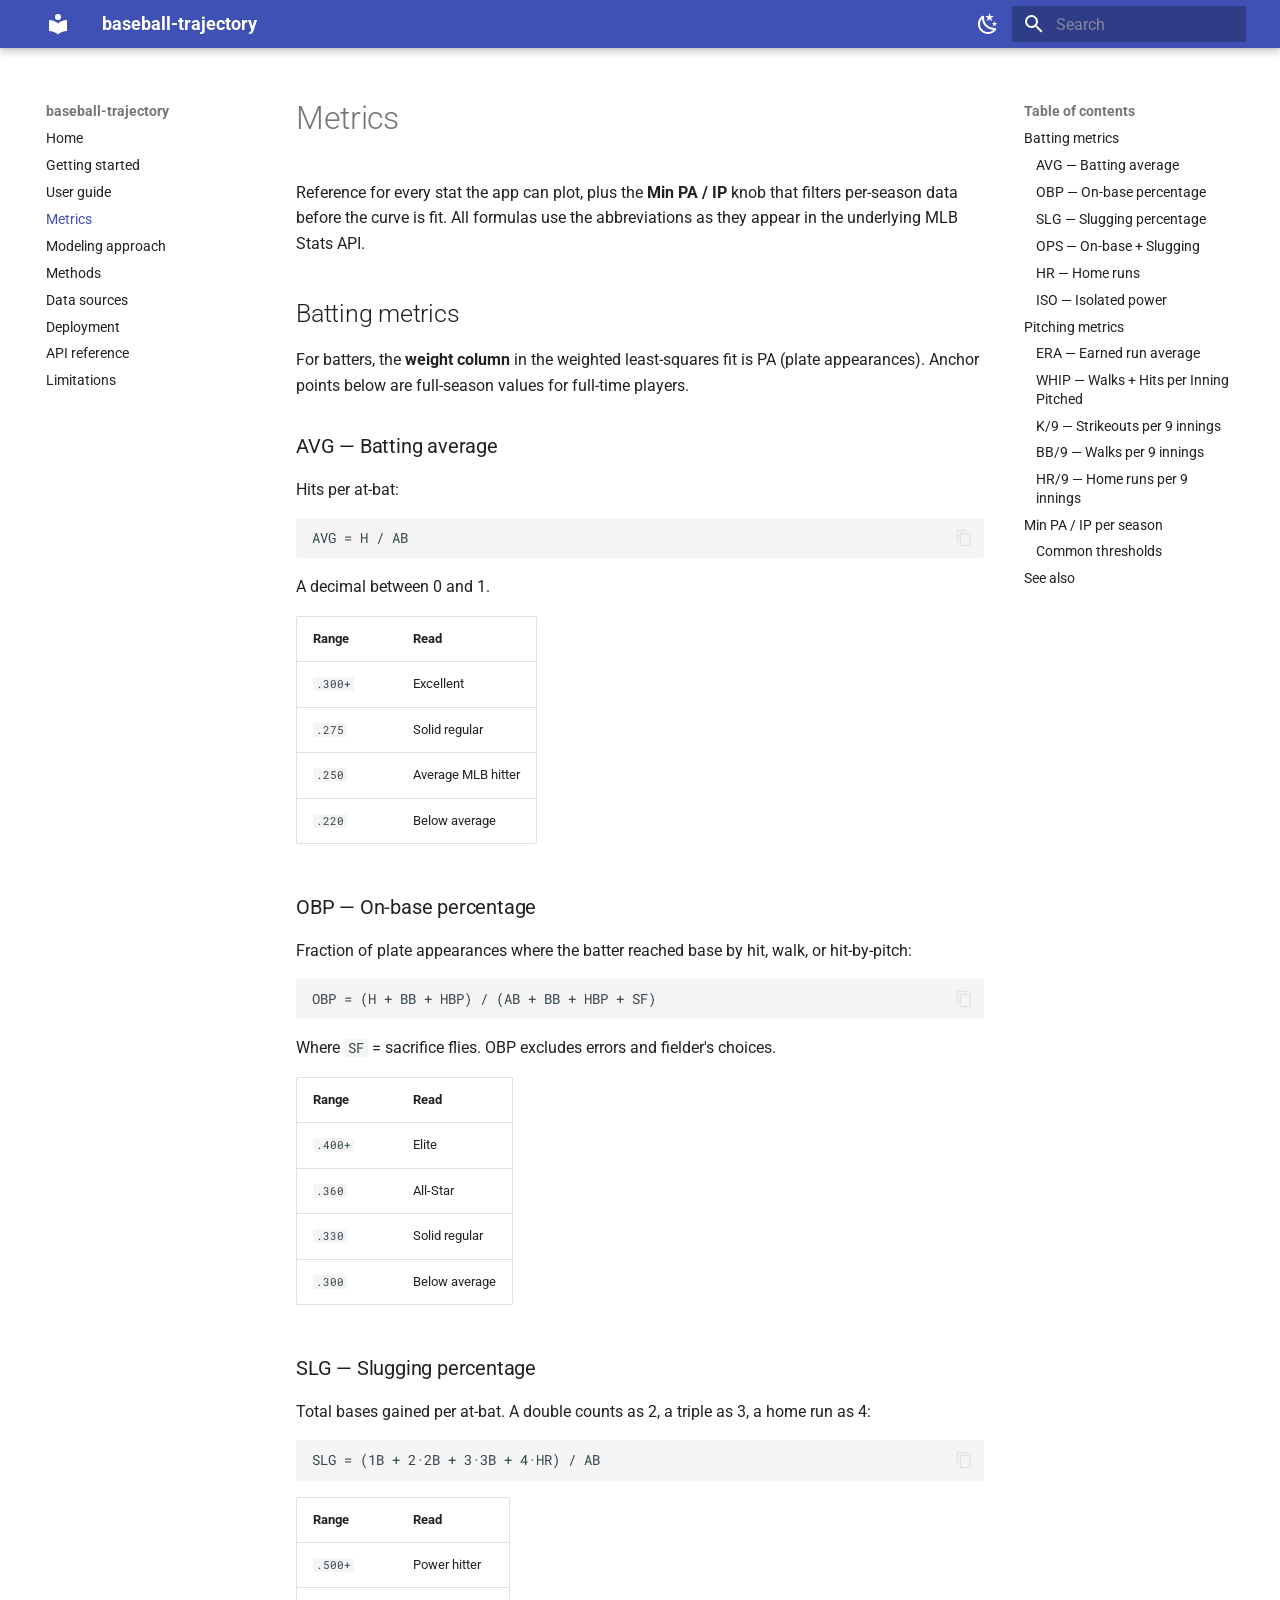
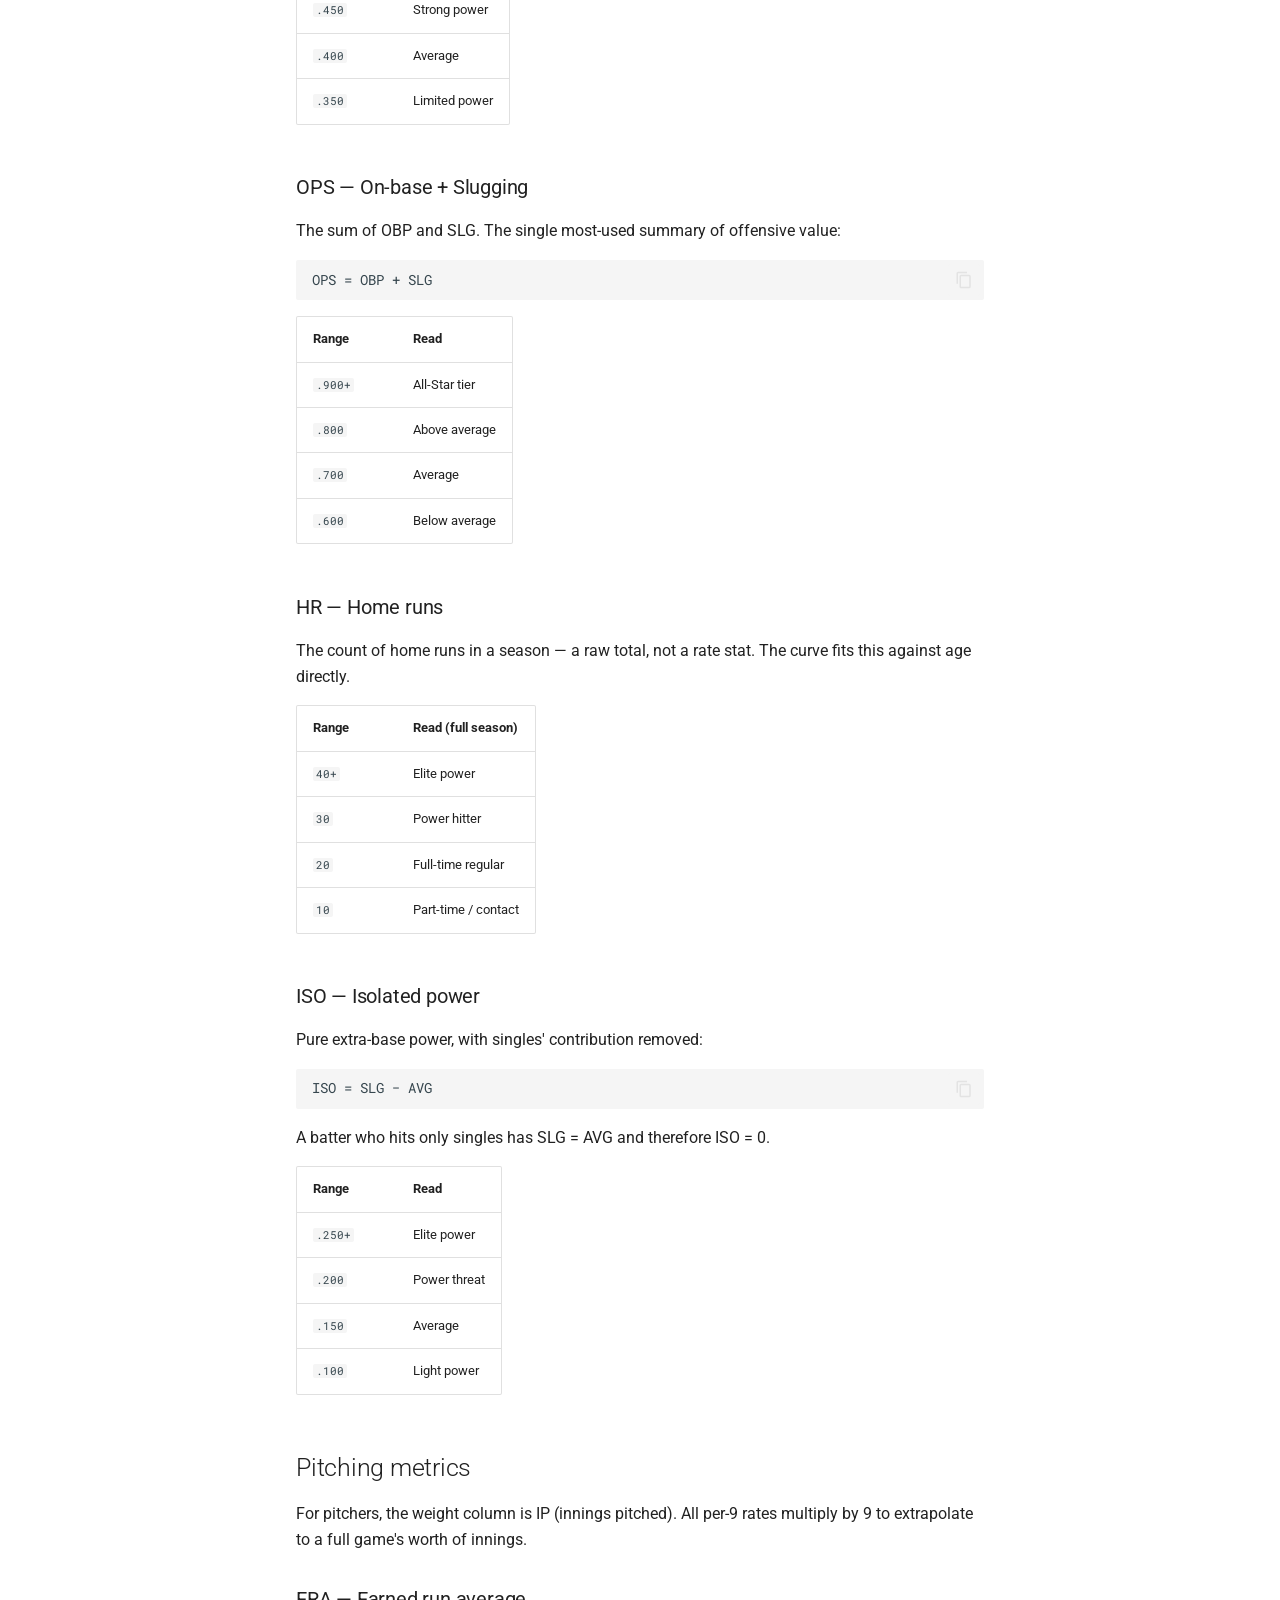
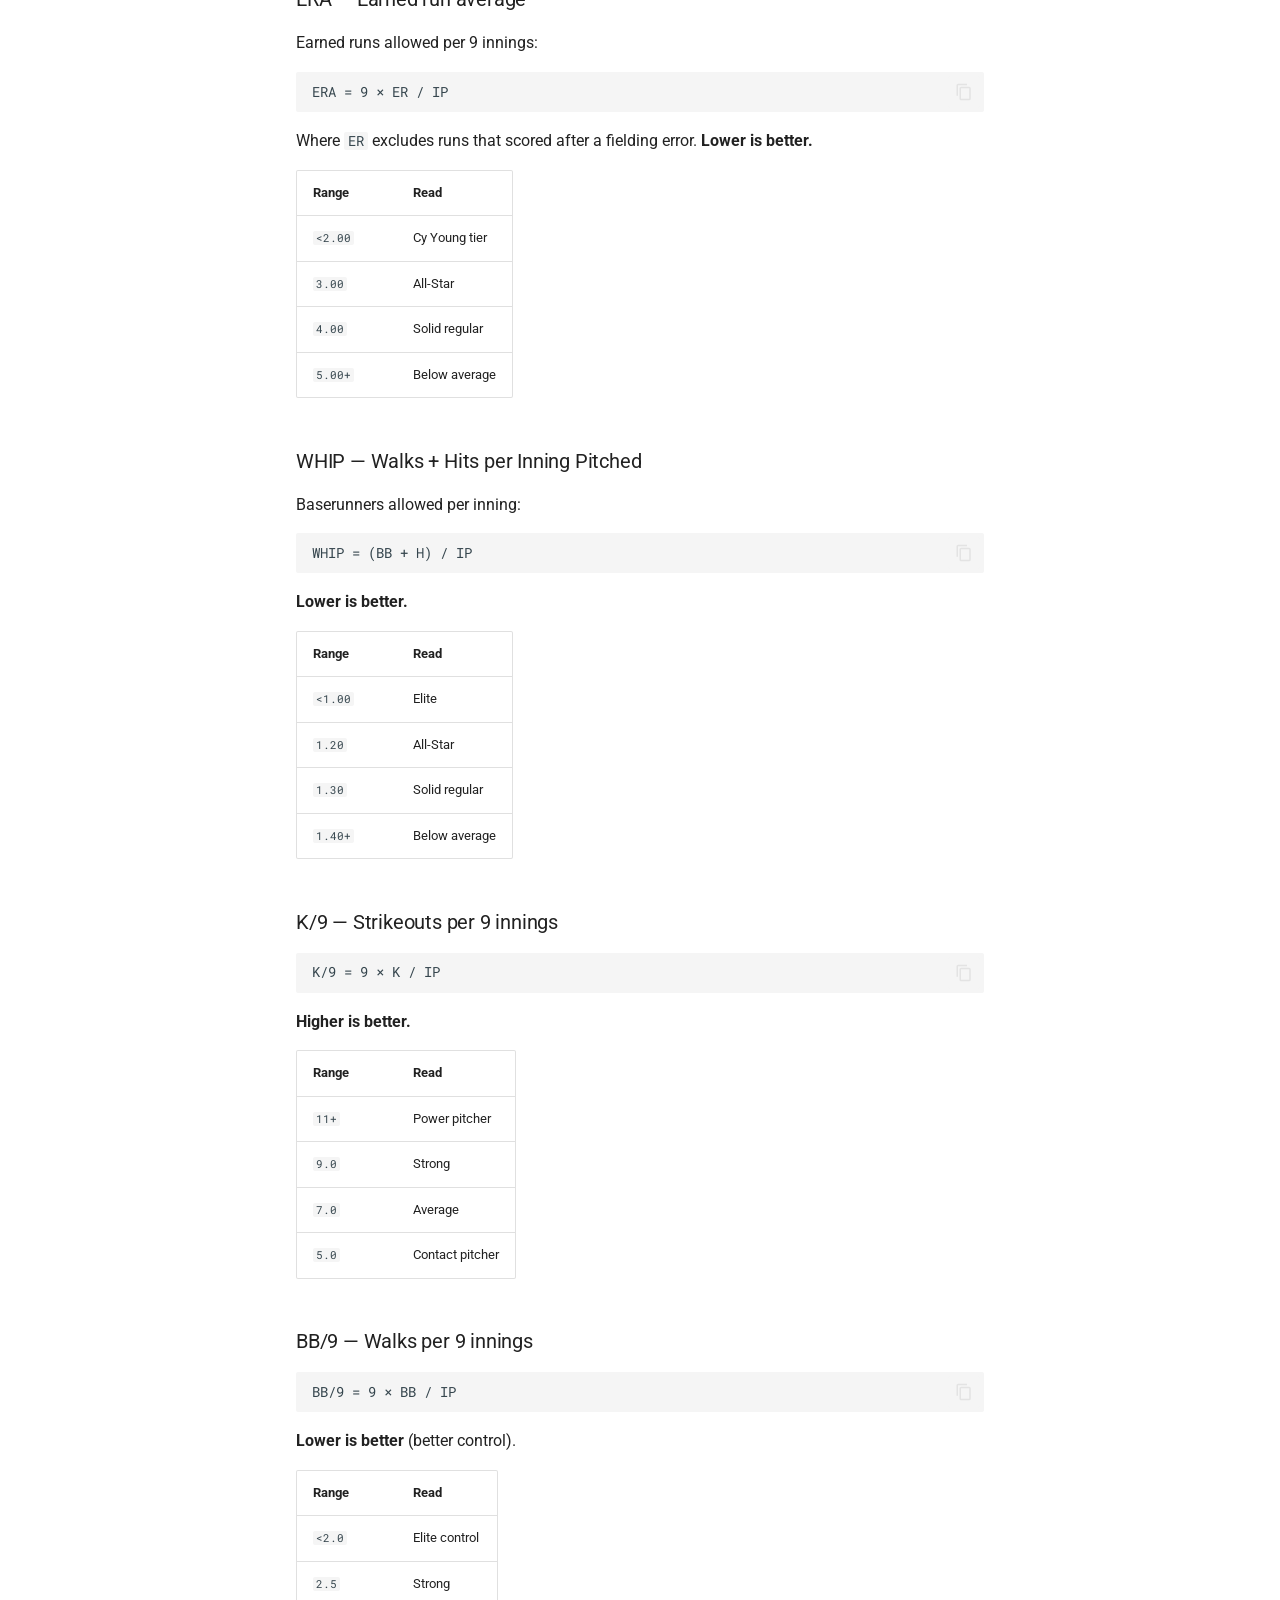
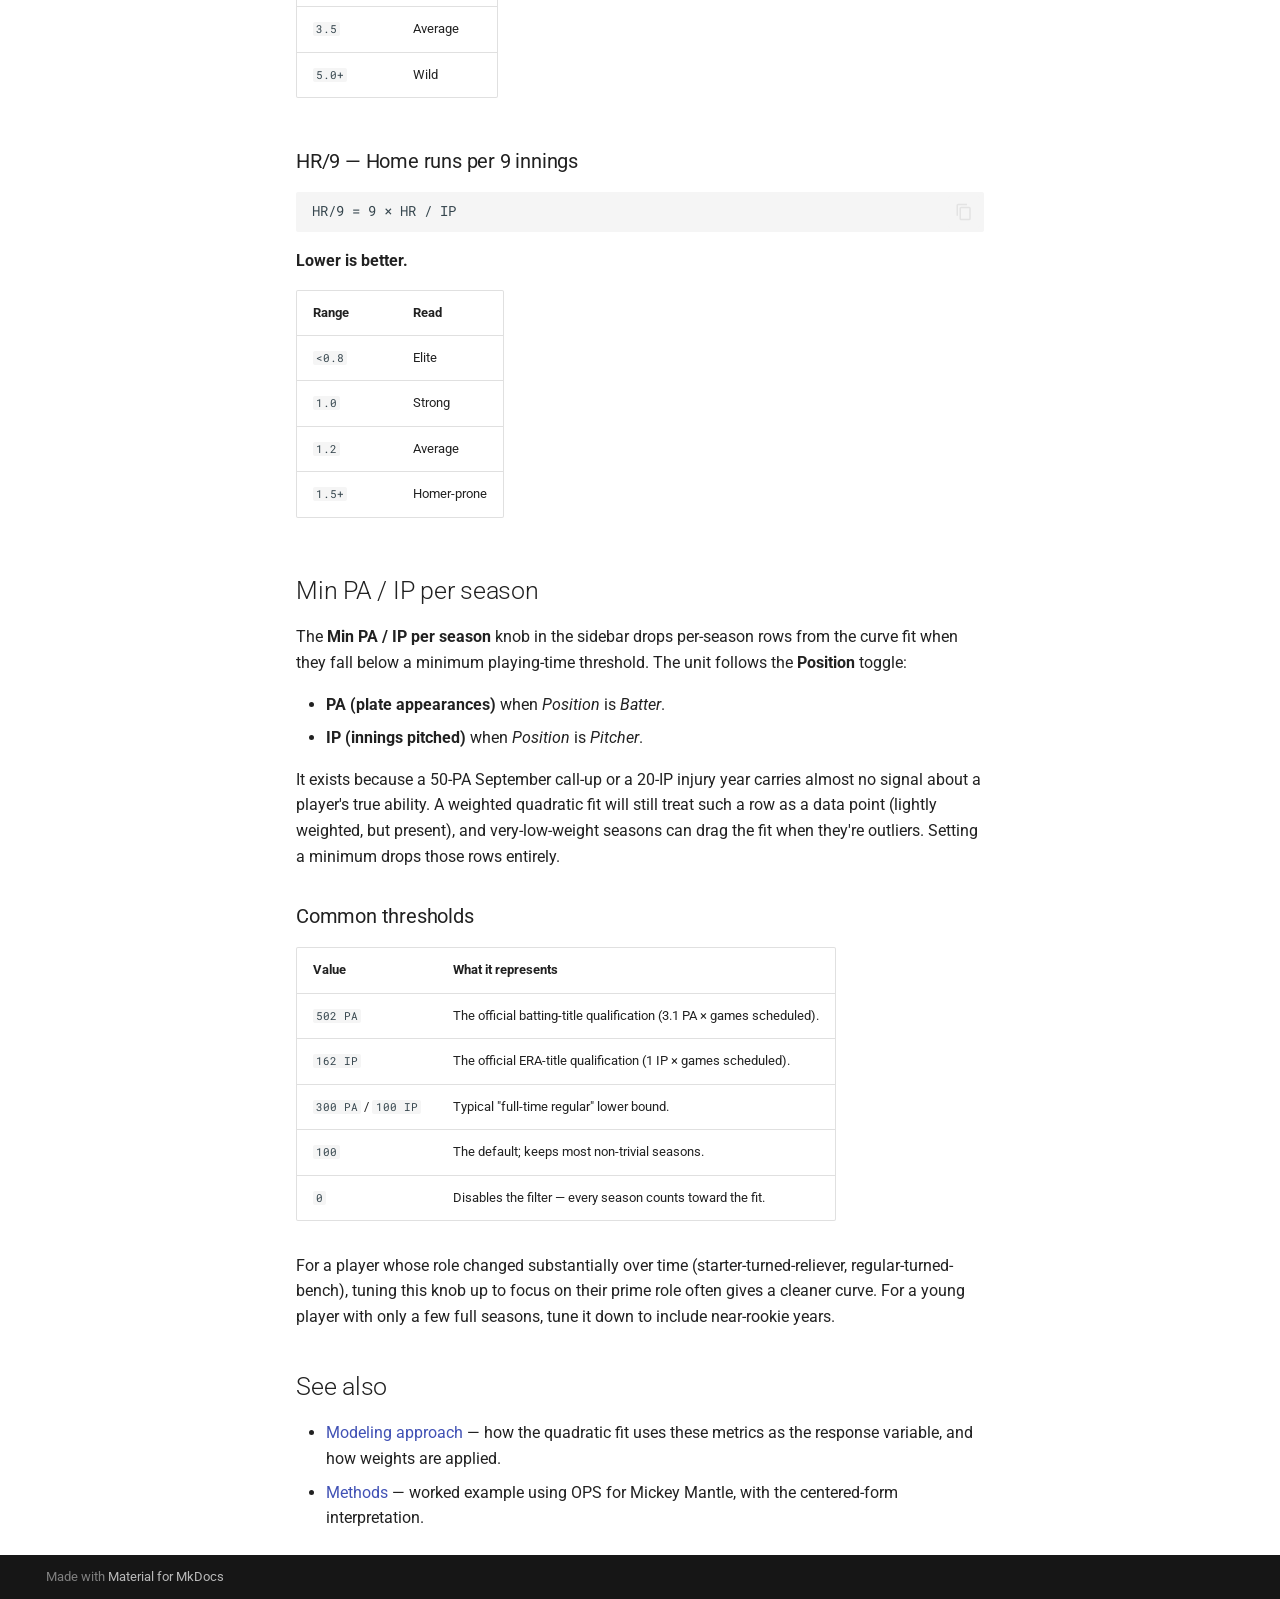
<file: metrics/index.html>
<!DOCTYPE html><html lang="en" class="no-js"><head>
    
      <meta charset="utf-8">
      <meta name="viewport" content="width=device-width,initial-scale=1">
      
        <meta name="description" content="Visualize a baseball player's career aging curve from MLB Stats API data.">
      
      
      
      
        <link rel="prev" href="../user-guide/">
      
      
        <link rel="next" href="../modeling/">
      
      
        
      
      
      <link rel="icon" href="../assets/images/favicon.png">
      <meta name="generator" content="mkdocs-1.6.1, mkdocs-material-9.7.6">
    
    
      
        <title>Metrics - baseball-trajectory</title>
      
    
    
      <link rel="stylesheet" href="../assets/stylesheets/main.484c7ddc.min.css">
      
        
        <link rel="stylesheet" href="../assets/stylesheets/palette.ab4e12ef.min.css">
      
      


    
    
      
    
    
      
        
        
        <link rel="preconnect" href="https://fonts.gstatic.com" crossorigin="">
        <link rel="stylesheet" href="https://fonts.googleapis.com/css?family=Roboto:300,300i,400,400i,700,700i%7CRoboto+Mono:400,400i,700,700i&amp;display=fallback">
        <style>:root{--md-text-font:"Roboto";--md-code-font:"Roboto Mono"}</style>
      
    
    
    <script>__md_scope=new URL("..",location),__md_hash=e=>[...e].reduce(((e,_)=>(e<<5)-e+_.charCodeAt(0)),0),__md_get=(e,_=localStorage,t=__md_scope)=>JSON.parse(_.getItem(t.pathname+"."+e)),__md_set=(e,_,t=localStorage,a=__md_scope)=>{try{t.setItem(a.pathname+"."+e,JSON.stringify(_))}catch(e){}}</script>
    
      

    
    
  <link href="../assets/stylesheets/glightbox.min.css" rel="stylesheet"><script src="../assets/javascripts/glightbox.min.js"></script><style id="glightbox-style">
            html.glightbox-open { overflow: initial; height: 100%; }
            .gslide-title { margin-top: 0px; user-select: text; }
            .gslide-desc { color: #666; user-select: text; }
            .gslide-image img { background: white; }
            .gscrollbar-fixer { padding-right: 15px; }
            .gdesc-inner { font-size: 0.75rem; }
            body[data-md-color-scheme="slate"] .gdesc-inner { background: var(--md-default-bg-color); }
            body[data-md-color-scheme="slate"] .gslide-title { color: var(--md-default-fg-color); }
            body[data-md-color-scheme="slate"] .gslide-desc { color: var(--md-default-fg-color); }
        </style></head>
  
  
    
    
      
    
    
    
    
    <body dir="ltr" data-md-color-scheme="default" data-md-color-primary="indigo" data-md-color-accent="amber">
  
    
    <input class="md-toggle" data-md-toggle="drawer" type="checkbox" id="__drawer" autocomplete="off">
    <input class="md-toggle" data-md-toggle="search" type="checkbox" id="__search" autocomplete="off">
    <label class="md-overlay" for="__drawer"></label>
    <div data-md-component="skip">
      
        
        <a href="#metrics" class="md-skip">
          Skip to content
        </a>
      
    </div>
    <div data-md-component="announce">
      
    </div>
    
    
      

  

<header class="md-header md-header--shadow" data-md-component="header">
  <nav class="md-header__inner md-grid" aria-label="Header">
    <a href=".." title="baseball-trajectory" class="md-header__button md-logo" aria-label="baseball-trajectory" data-md-component="logo">
      
  
  <svg xmlns="http://www.w3.org/2000/svg" viewBox="0 0 24 24"><path d="M12 8a3 3 0 0 0 3-3 3 3 0 0 0-3-3 3 3 0 0 0-3 3 3 3 0 0 0 3 3m0 3.54C9.64 9.35 6.5 8 3 8v11c3.5 0 6.64 1.35 9 3.54 2.36-2.19 5.5-3.54 9-3.54V8c-3.5 0-6.64 1.35-9 3.54"></path></svg>

    </a>
    <label class="md-header__button md-icon" for="__drawer">
      
      <svg xmlns="http://www.w3.org/2000/svg" viewBox="0 0 24 24"><path d="M3 6h18v2H3zm0 5h18v2H3zm0 5h18v2H3z"></path></svg>
    </label>
    <div class="md-header__title" data-md-component="header-title">
      <div class="md-header__ellipsis">
        <div class="md-header__topic">
          <span class="md-ellipsis">
            baseball-trajectory
          </span>
        </div>
        <div class="md-header__topic" data-md-component="header-topic">
          <span class="md-ellipsis">
            
              Metrics
            
          </span>
        </div>
      </div>
    </div>
    
      
        <form class="md-header__option" data-md-component="palette">
  
    
    
    
    <input class="md-option" data-md-color-media="" data-md-color-scheme="default" data-md-color-primary="indigo" data-md-color-accent="amber" aria-label="Switch to dark mode" type="radio" name="__palette" id="__palette_0">
    
      <label class="md-header__button md-icon" title="Switch to dark mode" for="__palette_1" hidden="">
        <svg xmlns="http://www.w3.org/2000/svg" viewBox="0 0 24 24"><path d="m17.75 4.09-2.53 1.94.91 3.06-2.63-1.81-2.63 1.81.91-3.06-2.53-1.94L12.44 4l1.06-3 1.06 3zm3.5 6.91-1.64 1.25.59 1.98-1.7-1.17-1.7 1.17.59-1.98L15.75 11l2.06-.05L18.5 9l.69 1.95zm-2.28 4.95c.83-.08 1.72 1.1 1.19 1.85-.32.45-.66.87-1.08 1.27C15.17 23 8.84 23 4.94 19.07c-3.91-3.9-3.91-10.24 0-14.14.4-.4.82-.76 1.27-1.08.75-.53 1.93.36 1.85 1.19-.27 2.86.69 5.83 2.89 8.02a9.96 9.96 0 0 0 8.02 2.89m-1.64 2.02a12.08 12.08 0 0 1-7.8-3.47c-2.17-2.19-3.33-5-3.49-7.82-2.81 3.14-2.7 7.96.31 10.98 3.02 3.01 7.84 3.12 10.98.31"></path></svg>
      </label>
    
  
    
    
    
    <input class="md-option" data-md-color-media="" data-md-color-scheme="slate" data-md-color-primary="indigo" data-md-color-accent="amber" aria-label="Switch to light mode" type="radio" name="__palette" id="__palette_1">
    
      <label class="md-header__button md-icon" title="Switch to light mode" for="__palette_0" hidden="">
        <svg xmlns="http://www.w3.org/2000/svg" viewBox="0 0 24 24"><path d="M12 7a5 5 0 0 1 5 5 5 5 0 0 1-5 5 5 5 0 0 1-5-5 5 5 0 0 1 5-5m0 2a3 3 0 0 0-3 3 3 3 0 0 0 3 3 3 3 0 0 0 3-3 3 3 0 0 0-3-3m0-7 2.39 3.42C13.65 5.15 12.84 5 12 5s-1.65.15-2.39.42zM3.34 7l4.16-.35A7.2 7.2 0 0 0 5.94 8.5c-.44.74-.69 1.5-.83 2.29zm.02 10 1.76-3.77a7.131 7.131 0 0 0 2.38 4.14zM20.65 7l-1.77 3.79a7.02 7.02 0 0 0-2.38-4.15zm-.01 10-4.14.36c.59-.51 1.12-1.14 1.54-1.86.42-.73.69-1.5.83-2.29zM12 22l-2.41-3.44c.74.27 1.55.44 2.41.44.82 0 1.63-.17 2.37-.44z"></path></svg>
      </label>
    
  
</form>
      
    
    
      <script>var palette=__md_get("__palette");if(palette&&palette.color){if("(prefers-color-scheme)"===palette.color.media){var media=matchMedia("(prefers-color-scheme: light)"),input=document.querySelector(media.matches?"[data-md-color-media='(prefers-color-scheme: light)']":"[data-md-color-media='(prefers-color-scheme: dark)']");palette.color.media=input.getAttribute("data-md-color-media"),palette.color.scheme=input.getAttribute("data-md-color-scheme"),palette.color.primary=input.getAttribute("data-md-color-primary"),palette.color.accent=input.getAttribute("data-md-color-accent")}for(var[key,value]of Object.entries(palette.color))document.body.setAttribute("data-md-color-"+key,value)}</script>
    
    
    
      
      
        <label class="md-header__button md-icon" for="__search">
          
          <svg xmlns="http://www.w3.org/2000/svg" viewBox="0 0 24 24"><path d="M9.5 3A6.5 6.5 0 0 1 16 9.5c0 1.61-.59 3.09-1.56 4.23l.27.27h.79l5 5-1.5 1.5-5-5v-.79l-.27-.27A6.52 6.52 0 0 1 9.5 16 6.5 6.5 0 0 1 3 9.5 6.5 6.5 0 0 1 9.5 3m0 2C7 5 5 7 5 9.5S7 14 9.5 14 14 12 14 9.5 12 5 9.5 5"></path></svg>
        </label>
        <div class="md-search" data-md-component="search" role="dialog">
  <label class="md-search__overlay" for="__search"></label>
  <div class="md-search__inner" role="search">
    <form class="md-search__form" name="search">
      <input type="text" class="md-search__input" name="query" aria-label="Search" placeholder="Search" autocapitalize="off" autocorrect="off" autocomplete="off" spellcheck="false" data-md-component="search-query" required="">
      <label class="md-search__icon md-icon" for="__search">
        
        <svg xmlns="http://www.w3.org/2000/svg" viewBox="0 0 24 24"><path d="M9.5 3A6.5 6.5 0 0 1 16 9.5c0 1.61-.59 3.09-1.56 4.23l.27.27h.79l5 5-1.5 1.5-5-5v-.79l-.27-.27A6.52 6.52 0 0 1 9.5 16 6.5 6.5 0 0 1 3 9.5 6.5 6.5 0 0 1 9.5 3m0 2C7 5 5 7 5 9.5S7 14 9.5 14 14 12 14 9.5 12 5 9.5 5"></path></svg>
        
        <svg xmlns="http://www.w3.org/2000/svg" viewBox="0 0 24 24"><path d="M20 11v2H8l5.5 5.5-1.42 1.42L4.16 12l7.92-7.92L13.5 5.5 8 11z"></path></svg>
      </label>
      <nav class="md-search__options" aria-label="Search">
        
        <button type="reset" class="md-search__icon md-icon" title="Clear" aria-label="Clear" tabindex="-1">
          
          <svg xmlns="http://www.w3.org/2000/svg" viewBox="0 0 24 24"><path d="M19 6.41 17.59 5 12 10.59 6.41 5 5 6.41 10.59 12 5 17.59 6.41 19 12 13.41 17.59 19 19 17.59 13.41 12z"></path></svg>
        </button>
      </nav>
      
        <div class="md-search__suggest" data-md-component="search-suggest"></div>
      
    </form>
    <div class="md-search__output">
      <div class="md-search__scrollwrap" tabindex="0" data-md-scrollfix="">
        <div class="md-search-result" data-md-component="search-result">
          <div class="md-search-result__meta">
            Initializing search
          </div>
          <ol class="md-search-result__list" role="presentation"></ol>
        </div>
      </div>
    </div>
  </div>
</div>
      
    
    
  </nav>
  
</header>
    
    <div class="md-container" data-md-component="container">
      
      
        
          
        
      
      <main class="md-main" data-md-component="main">
        <div class="md-main__inner md-grid">
          
            
              
              <div class="md-sidebar md-sidebar--primary" data-md-component="sidebar" data-md-type="navigation">
                <div class="md-sidebar__scrollwrap">
                  <div class="md-sidebar__inner">
                    



<nav class="md-nav md-nav--primary" aria-label="Navigation" data-md-level="0">
  <label class="md-nav__title" for="__drawer">
    <a href=".." title="baseball-trajectory" class="md-nav__button md-logo" aria-label="baseball-trajectory" data-md-component="logo">
      
  
  <svg xmlns="http://www.w3.org/2000/svg" viewBox="0 0 24 24"><path d="M12 8a3 3 0 0 0 3-3 3 3 0 0 0-3-3 3 3 0 0 0-3 3 3 3 0 0 0 3 3m0 3.54C9.64 9.35 6.5 8 3 8v11c3.5 0 6.64 1.35 9 3.54 2.36-2.19 5.5-3.54 9-3.54V8c-3.5 0-6.64 1.35-9 3.54"></path></svg>

    </a>
    baseball-trajectory
  </label>
  
  <ul class="md-nav__list" data-md-scrollfix="">
    
      
      
  
  
  
  
    <li class="md-nav__item">
      <a href=".." class="md-nav__link">
        
  
  
  <span class="md-ellipsis">
    
  
    Home
  

    
  </span>
  
  

      </a>
    </li>
  

    
      
      
  
  
  
  
    <li class="md-nav__item">
      <a href="../getting-started/" class="md-nav__link">
        
  
  
  <span class="md-ellipsis">
    
  
    Getting started
  

    
  </span>
  
  

      </a>
    </li>
  

    
      
      
  
  
  
  
    <li class="md-nav__item">
      <a href="../user-guide/" class="md-nav__link">
        
  
  
  <span class="md-ellipsis">
    
  
    User guide
  

    
  </span>
  
  

      </a>
    </li>
  

    
      
      
  
  
    
  
  
  
    <li class="md-nav__item md-nav__item--active">
      
      <input class="md-nav__toggle md-toggle" type="checkbox" id="__toc">
      
      
        
      
      
        <label class="md-nav__link md-nav__link--active" for="__toc">
          
  
  
  <span class="md-ellipsis">
    
  
    Metrics
  

    
  </span>
  
  

          <span class="md-nav__icon md-icon"></span>
        </label>
      
      <a href="./" class="md-nav__link md-nav__link--active">
        
  
  
  <span class="md-ellipsis">
    
  
    Metrics
  

    
  </span>
  
  

      </a>
      
        

<nav class="md-nav md-nav--secondary" aria-label="Table of contents">
  
  
  
    
  
  
    <label class="md-nav__title" for="__toc">
      <span class="md-nav__icon md-icon"></span>
      Table of contents
    </label>
    <ul class="md-nav__list" data-md-component="toc" data-md-scrollfix="">
      
        <li class="md-nav__item">
  <a href="#batting-metrics" class="md-nav__link">
    <span class="md-ellipsis">
      
        Batting metrics
      
    </span>
  </a>
  
    <nav class="md-nav" aria-label="Batting metrics">
      <ul class="md-nav__list">
        
          <li class="md-nav__item">
  <a href="#avg-batting-average" class="md-nav__link">
    <span class="md-ellipsis">
      
        AVG — Batting average
      
    </span>
  </a>
  
</li>
        
          <li class="md-nav__item">
  <a href="#obp-on-base-percentage" class="md-nav__link">
    <span class="md-ellipsis">
      
        OBP — On-base percentage
      
    </span>
  </a>
  
</li>
        
          <li class="md-nav__item">
  <a href="#slg-slugging-percentage" class="md-nav__link">
    <span class="md-ellipsis">
      
        SLG — Slugging percentage
      
    </span>
  </a>
  
</li>
        
          <li class="md-nav__item">
  <a href="#ops-on-base-slugging" class="md-nav__link">
    <span class="md-ellipsis">
      
        OPS — On-base + Slugging
      
    </span>
  </a>
  
</li>
        
          <li class="md-nav__item">
  <a href="#hr-home-runs" class="md-nav__link">
    <span class="md-ellipsis">
      
        HR — Home runs
      
    </span>
  </a>
  
</li>
        
          <li class="md-nav__item">
  <a href="#iso-isolated-power" class="md-nav__link">
    <span class="md-ellipsis">
      
        ISO — Isolated power
      
    </span>
  </a>
  
</li>
        
      </ul>
    </nav>
  
</li>
      
        <li class="md-nav__item">
  <a href="#pitching-metrics" class="md-nav__link">
    <span class="md-ellipsis">
      
        Pitching metrics
      
    </span>
  </a>
  
    <nav class="md-nav" aria-label="Pitching metrics">
      <ul class="md-nav__list">
        
          <li class="md-nav__item">
  <a href="#era-earned-run-average" class="md-nav__link">
    <span class="md-ellipsis">
      
        ERA — Earned run average
      
    </span>
  </a>
  
</li>
        
          <li class="md-nav__item">
  <a href="#whip-walks-hits-per-inning-pitched" class="md-nav__link">
    <span class="md-ellipsis">
      
        WHIP — Walks + Hits per Inning Pitched
      
    </span>
  </a>
  
</li>
        
          <li class="md-nav__item">
  <a href="#k9-strikeouts-per-9-innings" class="md-nav__link">
    <span class="md-ellipsis">
      
        K/9 — Strikeouts per 9 innings
      
    </span>
  </a>
  
</li>
        
          <li class="md-nav__item">
  <a href="#bb9-walks-per-9-innings" class="md-nav__link">
    <span class="md-ellipsis">
      
        BB/9 — Walks per 9 innings
      
    </span>
  </a>
  
</li>
        
          <li class="md-nav__item">
  <a href="#hr9-home-runs-per-9-innings" class="md-nav__link">
    <span class="md-ellipsis">
      
        HR/9 — Home runs per 9 innings
      
    </span>
  </a>
  
</li>
        
      </ul>
    </nav>
  
</li>
      
        <li class="md-nav__item">
  <a href="#min-pa-ip-per-season" class="md-nav__link">
    <span class="md-ellipsis">
      
        Min PA / IP per season
      
    </span>
  </a>
  
    <nav class="md-nav" aria-label="Min PA / IP per season">
      <ul class="md-nav__list">
        
          <li class="md-nav__item">
  <a href="#common-thresholds" class="md-nav__link">
    <span class="md-ellipsis">
      
        Common thresholds
      
    </span>
  </a>
  
</li>
        
      </ul>
    </nav>
  
</li>
      
        <li class="md-nav__item">
  <a href="#see-also" class="md-nav__link">
    <span class="md-ellipsis">
      
        See also
      
    </span>
  </a>
  
</li>
      
    </ul>
  
</nav>
      
    </li>
  

    
      
      
  
  
  
  
    <li class="md-nav__item">
      <a href="../modeling/" class="md-nav__link">
        
  
  
  <span class="md-ellipsis">
    
  
    Modeling approach
  

    
  </span>
  
  

      </a>
    </li>
  

    
      
      
  
  
  
  
    <li class="md-nav__item">
      <a href="../methods/" class="md-nav__link">
        
  
  
  <span class="md-ellipsis">
    
  
    Methods
  

    
  </span>
  
  

      </a>
    </li>
  

    
      
      
  
  
  
  
    <li class="md-nav__item">
      <a href="../data/" class="md-nav__link">
        
  
  
  <span class="md-ellipsis">
    
  
    Data sources
  

    
  </span>
  
  

      </a>
    </li>
  

    
      
      
  
  
  
  
    <li class="md-nav__item">
      <a href="../deployment/" class="md-nav__link">
        
  
  
  <span class="md-ellipsis">
    
  
    Deployment
  

    
  </span>
  
  

      </a>
    </li>
  

    
      
      
  
  
  
  
    <li class="md-nav__item">
      <a href="../reference/" class="md-nav__link">
        
  
  
  <span class="md-ellipsis">
    
  
    API reference
  

    
  </span>
  
  

      </a>
    </li>
  

    
      
      
  
  
  
  
    <li class="md-nav__item">
      <a href="../limitations/" class="md-nav__link">
        
  
  
  <span class="md-ellipsis">
    
  
    Limitations
  

    
  </span>
  
  

      </a>
    </li>
  

    
  </ul>
</nav>
                  </div>
                </div>
              </div>
            
            
              
              <div class="md-sidebar md-sidebar--secondary" data-md-component="sidebar" data-md-type="toc">
                <div class="md-sidebar__scrollwrap">
                  <div class="md-sidebar__inner">
                    

<nav class="md-nav md-nav--secondary" aria-label="Table of contents">
  
  
  
    
  
  
    <label class="md-nav__title" for="__toc">
      <span class="md-nav__icon md-icon"></span>
      Table of contents
    </label>
    <ul class="md-nav__list" data-md-component="toc" data-md-scrollfix="">
      
        <li class="md-nav__item">
  <a href="#batting-metrics" class="md-nav__link">
    <span class="md-ellipsis">
      
        Batting metrics
      
    </span>
  </a>
  
    <nav class="md-nav" aria-label="Batting metrics">
      <ul class="md-nav__list">
        
          <li class="md-nav__item">
  <a href="#avg-batting-average" class="md-nav__link">
    <span class="md-ellipsis">
      
        AVG — Batting average
      
    </span>
  </a>
  
</li>
        
          <li class="md-nav__item">
  <a href="#obp-on-base-percentage" class="md-nav__link">
    <span class="md-ellipsis">
      
        OBP — On-base percentage
      
    </span>
  </a>
  
</li>
        
          <li class="md-nav__item">
  <a href="#slg-slugging-percentage" class="md-nav__link">
    <span class="md-ellipsis">
      
        SLG — Slugging percentage
      
    </span>
  </a>
  
</li>
        
          <li class="md-nav__item">
  <a href="#ops-on-base-slugging" class="md-nav__link">
    <span class="md-ellipsis">
      
        OPS — On-base + Slugging
      
    </span>
  </a>
  
</li>
        
          <li class="md-nav__item">
  <a href="#hr-home-runs" class="md-nav__link">
    <span class="md-ellipsis">
      
        HR — Home runs
      
    </span>
  </a>
  
</li>
        
          <li class="md-nav__item">
  <a href="#iso-isolated-power" class="md-nav__link">
    <span class="md-ellipsis">
      
        ISO — Isolated power
      
    </span>
  </a>
  
</li>
        
      </ul>
    </nav>
  
</li>
      
        <li class="md-nav__item">
  <a href="#pitching-metrics" class="md-nav__link">
    <span class="md-ellipsis">
      
        Pitching metrics
      
    </span>
  </a>
  
    <nav class="md-nav" aria-label="Pitching metrics">
      <ul class="md-nav__list">
        
          <li class="md-nav__item">
  <a href="#era-earned-run-average" class="md-nav__link">
    <span class="md-ellipsis">
      
        ERA — Earned run average
      
    </span>
  </a>
  
</li>
        
          <li class="md-nav__item">
  <a href="#whip-walks-hits-per-inning-pitched" class="md-nav__link">
    <span class="md-ellipsis">
      
        WHIP — Walks + Hits per Inning Pitched
      
    </span>
  </a>
  
</li>
        
          <li class="md-nav__item">
  <a href="#k9-strikeouts-per-9-innings" class="md-nav__link">
    <span class="md-ellipsis">
      
        K/9 — Strikeouts per 9 innings
      
    </span>
  </a>
  
</li>
        
          <li class="md-nav__item">
  <a href="#bb9-walks-per-9-innings" class="md-nav__link">
    <span class="md-ellipsis">
      
        BB/9 — Walks per 9 innings
      
    </span>
  </a>
  
</li>
        
          <li class="md-nav__item">
  <a href="#hr9-home-runs-per-9-innings" class="md-nav__link">
    <span class="md-ellipsis">
      
        HR/9 — Home runs per 9 innings
      
    </span>
  </a>
  
</li>
        
      </ul>
    </nav>
  
</li>
      
        <li class="md-nav__item">
  <a href="#min-pa-ip-per-season" class="md-nav__link">
    <span class="md-ellipsis">
      
        Min PA / IP per season
      
    </span>
  </a>
  
    <nav class="md-nav" aria-label="Min PA / IP per season">
      <ul class="md-nav__list">
        
          <li class="md-nav__item">
  <a href="#common-thresholds" class="md-nav__link">
    <span class="md-ellipsis">
      
        Common thresholds
      
    </span>
  </a>
  
</li>
        
      </ul>
    </nav>
  
</li>
      
        <li class="md-nav__item">
  <a href="#see-also" class="md-nav__link">
    <span class="md-ellipsis">
      
        See also
      
    </span>
  </a>
  
</li>
      
    </ul>
  
</nav>
                  </div>
                </div>
              </div>
            
          
          
            <div class="md-content" data-md-component="content">
              
              <article class="md-content__inner md-typeset">
                
                  



<h1 id="metrics">Metrics<a class="headerlink" href="#metrics" title="Permanent link">¶</a></h1>
<p>Reference for every stat the app can plot, plus the <strong>Min PA / IP</strong>
knob that filters per-season data before the curve is fit. All
formulas use the abbreviations as they appear in the underlying MLB
Stats API.</p>
<h2 id="batting-metrics">Batting metrics<a class="headerlink" href="#batting-metrics" title="Permanent link">¶</a></h2>
<p>For batters, the <strong>weight column</strong> in the weighted least-squares fit
is PA (plate appearances). Anchor points below are full-season values
for full-time players.</p>
<h3 id="avg-batting-average">AVG — Batting average<a class="headerlink" href="#avg-batting-average" title="Permanent link">¶</a></h3>
<p>Hits per at-bat:</p>
<div class="highlight"><pre><span></span><code><a id="__codelineno-0-1" name="__codelineno-0-1" href="#__codelineno-0-1"></a>AVG = H / AB
</code></pre></div>
<p>A decimal between 0 and 1.</p>
<table>
<thead>
<tr>
<th>Range</th>
<th>Read</th>
</tr>
</thead>
<tbody>
<tr>
<td><code>.300+</code></td>
<td>Excellent</td>
</tr>
<tr>
<td><code>.275</code></td>
<td>Solid regular</td>
</tr>
<tr>
<td><code>.250</code></td>
<td>Average MLB hitter</td>
</tr>
<tr>
<td><code>.220</code></td>
<td>Below average</td>
</tr>
</tbody>
</table>
<h3 id="obp-on-base-percentage">OBP — On-base percentage<a class="headerlink" href="#obp-on-base-percentage" title="Permanent link">¶</a></h3>
<p>Fraction of plate appearances where the batter reached base by hit,
walk, or hit-by-pitch:</p>
<div class="highlight"><pre><span></span><code><a id="__codelineno-1-1" name="__codelineno-1-1" href="#__codelineno-1-1"></a>OBP = (H + BB + HBP) / (AB + BB + HBP + SF)
</code></pre></div>
<p>Where <code>SF</code> = sacrifice flies. OBP excludes errors and fielder's
choices.</p>
<table>
<thead>
<tr>
<th>Range</th>
<th>Read</th>
</tr>
</thead>
<tbody>
<tr>
<td><code>.400+</code></td>
<td>Elite</td>
</tr>
<tr>
<td><code>.360</code></td>
<td>All-Star</td>
</tr>
<tr>
<td><code>.330</code></td>
<td>Solid regular</td>
</tr>
<tr>
<td><code>.300</code></td>
<td>Below average</td>
</tr>
</tbody>
</table>
<h3 id="slg-slugging-percentage">SLG — Slugging percentage<a class="headerlink" href="#slg-slugging-percentage" title="Permanent link">¶</a></h3>
<p>Total bases gained per at-bat. A double counts as 2, a triple as 3, a
home run as 4:</p>
<div class="highlight"><pre><span></span><code><a id="__codelineno-2-1" name="__codelineno-2-1" href="#__codelineno-2-1"></a>SLG = (1B + 2·2B + 3·3B + 4·HR) / AB
</code></pre></div>
<table>
<thead>
<tr>
<th>Range</th>
<th>Read</th>
</tr>
</thead>
<tbody>
<tr>
<td><code>.500+</code></td>
<td>Power hitter</td>
</tr>
<tr>
<td><code>.450</code></td>
<td>Strong power</td>
</tr>
<tr>
<td><code>.400</code></td>
<td>Average</td>
</tr>
<tr>
<td><code>.350</code></td>
<td>Limited power</td>
</tr>
</tbody>
</table>
<h3 id="ops-on-base-slugging">OPS — On-base + Slugging<a class="headerlink" href="#ops-on-base-slugging" title="Permanent link">¶</a></h3>
<p>The sum of OBP and SLG. The single most-used summary of offensive
value:</p>
<div class="highlight"><pre><span></span><code><a id="__codelineno-3-1" name="__codelineno-3-1" href="#__codelineno-3-1"></a>OPS = OBP + SLG
</code></pre></div>
<table>
<thead>
<tr>
<th>Range</th>
<th>Read</th>
</tr>
</thead>
<tbody>
<tr>
<td><code>.900+</code></td>
<td>All-Star tier</td>
</tr>
<tr>
<td><code>.800</code></td>
<td>Above average</td>
</tr>
<tr>
<td><code>.700</code></td>
<td>Average</td>
</tr>
<tr>
<td><code>.600</code></td>
<td>Below average</td>
</tr>
</tbody>
</table>
<h3 id="hr-home-runs">HR — Home runs<a class="headerlink" href="#hr-home-runs" title="Permanent link">¶</a></h3>
<p>The count of home runs in a season — a raw total, not a rate stat.
The curve fits this against age directly.</p>
<table>
<thead>
<tr>
<th>Range</th>
<th>Read (full season)</th>
</tr>
</thead>
<tbody>
<tr>
<td><code>40+</code></td>
<td>Elite power</td>
</tr>
<tr>
<td><code>30</code></td>
<td>Power hitter</td>
</tr>
<tr>
<td><code>20</code></td>
<td>Full-time regular</td>
</tr>
<tr>
<td><code>10</code></td>
<td>Part-time / contact</td>
</tr>
</tbody>
</table>
<h3 id="iso-isolated-power">ISO — Isolated power<a class="headerlink" href="#iso-isolated-power" title="Permanent link">¶</a></h3>
<p>Pure extra-base power, with singles' contribution removed:</p>
<div class="highlight"><pre><span></span><code><a id="__codelineno-4-1" name="__codelineno-4-1" href="#__codelineno-4-1"></a>ISO = SLG − AVG
</code></pre></div>
<p>A batter who hits only singles has SLG = AVG and therefore ISO = 0.</p>
<table>
<thead>
<tr>
<th>Range</th>
<th>Read</th>
</tr>
</thead>
<tbody>
<tr>
<td><code>.250+</code></td>
<td>Elite power</td>
</tr>
<tr>
<td><code>.200</code></td>
<td>Power threat</td>
</tr>
<tr>
<td><code>.150</code></td>
<td>Average</td>
</tr>
<tr>
<td><code>.100</code></td>
<td>Light power</td>
</tr>
</tbody>
</table>
<h2 id="pitching-metrics">Pitching metrics<a class="headerlink" href="#pitching-metrics" title="Permanent link">¶</a></h2>
<p>For pitchers, the weight column is IP (innings pitched). All per-9
rates multiply by 9 to extrapolate to a full game's worth of innings.</p>
<h3 id="era-earned-run-average">ERA — Earned run average<a class="headerlink" href="#era-earned-run-average" title="Permanent link">¶</a></h3>
<p>Earned runs allowed per 9 innings:</p>
<div class="highlight"><pre><span></span><code><a id="__codelineno-5-1" name="__codelineno-5-1" href="#__codelineno-5-1"></a>ERA = 9 × ER / IP
</code></pre></div>
<p>Where <code>ER</code> excludes runs that scored after a fielding error. <strong>Lower
is better.</strong></p>
<table>
<thead>
<tr>
<th>Range</th>
<th>Read</th>
</tr>
</thead>
<tbody>
<tr>
<td><code>&lt;2.00</code></td>
<td>Cy Young tier</td>
</tr>
<tr>
<td><code>3.00</code></td>
<td>All-Star</td>
</tr>
<tr>
<td><code>4.00</code></td>
<td>Solid regular</td>
</tr>
<tr>
<td><code>5.00+</code></td>
<td>Below average</td>
</tr>
</tbody>
</table>
<h3 id="whip-walks-hits-per-inning-pitched">WHIP — Walks + Hits per Inning Pitched<a class="headerlink" href="#whip-walks-hits-per-inning-pitched" title="Permanent link">¶</a></h3>
<p>Baserunners allowed per inning:</p>
<div class="highlight"><pre><span></span><code><a id="__codelineno-6-1" name="__codelineno-6-1" href="#__codelineno-6-1"></a>WHIP = (BB + H) / IP
</code></pre></div>
<p><strong>Lower is better.</strong></p>
<table>
<thead>
<tr>
<th>Range</th>
<th>Read</th>
</tr>
</thead>
<tbody>
<tr>
<td><code>&lt;1.00</code></td>
<td>Elite</td>
</tr>
<tr>
<td><code>1.20</code></td>
<td>All-Star</td>
</tr>
<tr>
<td><code>1.30</code></td>
<td>Solid regular</td>
</tr>
<tr>
<td><code>1.40+</code></td>
<td>Below average</td>
</tr>
</tbody>
</table>
<h3 id="k9-strikeouts-per-9-innings">K/9 — Strikeouts per 9 innings<a class="headerlink" href="#k9-strikeouts-per-9-innings" title="Permanent link">¶</a></h3>
<div class="highlight"><pre><span></span><code><a id="__codelineno-7-1" name="__codelineno-7-1" href="#__codelineno-7-1"></a>K/9 = 9 × K / IP
</code></pre></div>
<p><strong>Higher is better.</strong></p>
<table>
<thead>
<tr>
<th>Range</th>
<th>Read</th>
</tr>
</thead>
<tbody>
<tr>
<td><code>11+</code></td>
<td>Power pitcher</td>
</tr>
<tr>
<td><code>9.0</code></td>
<td>Strong</td>
</tr>
<tr>
<td><code>7.0</code></td>
<td>Average</td>
</tr>
<tr>
<td><code>5.0</code></td>
<td>Contact pitcher</td>
</tr>
</tbody>
</table>
<h3 id="bb9-walks-per-9-innings">BB/9 — Walks per 9 innings<a class="headerlink" href="#bb9-walks-per-9-innings" title="Permanent link">¶</a></h3>
<div class="highlight"><pre><span></span><code><a id="__codelineno-8-1" name="__codelineno-8-1" href="#__codelineno-8-1"></a>BB/9 = 9 × BB / IP
</code></pre></div>
<p><strong>Lower is better</strong> (better control).</p>
<table>
<thead>
<tr>
<th>Range</th>
<th>Read</th>
</tr>
</thead>
<tbody>
<tr>
<td><code>&lt;2.0</code></td>
<td>Elite control</td>
</tr>
<tr>
<td><code>2.5</code></td>
<td>Strong</td>
</tr>
<tr>
<td><code>3.5</code></td>
<td>Average</td>
</tr>
<tr>
<td><code>5.0+</code></td>
<td>Wild</td>
</tr>
</tbody>
</table>
<h3 id="hr9-home-runs-per-9-innings">HR/9 — Home runs per 9 innings<a class="headerlink" href="#hr9-home-runs-per-9-innings" title="Permanent link">¶</a></h3>
<div class="highlight"><pre><span></span><code><a id="__codelineno-9-1" name="__codelineno-9-1" href="#__codelineno-9-1"></a>HR/9 = 9 × HR / IP
</code></pre></div>
<p><strong>Lower is better.</strong></p>
<table>
<thead>
<tr>
<th>Range</th>
<th>Read</th>
</tr>
</thead>
<tbody>
<tr>
<td><code>&lt;0.8</code></td>
<td>Elite</td>
</tr>
<tr>
<td><code>1.0</code></td>
<td>Strong</td>
</tr>
<tr>
<td><code>1.2</code></td>
<td>Average</td>
</tr>
<tr>
<td><code>1.5+</code></td>
<td>Homer-prone</td>
</tr>
</tbody>
</table>
<h2 id="min-pa-ip-per-season">Min PA / IP per season<a class="headerlink" href="#min-pa-ip-per-season" title="Permanent link">¶</a></h2>
<p>The <strong>Min PA / IP per season</strong> knob in the sidebar drops per-season
rows from the curve fit when they fall below a minimum playing-time
threshold. The unit follows the <strong>Position</strong> toggle:</p>
<ul>
<li><strong>PA (plate appearances)</strong> when <em>Position</em> is <em>Batter</em>.</li>
<li><strong>IP (innings pitched)</strong> when <em>Position</em> is <em>Pitcher</em>.</li>
</ul>
<p>It exists because a 50-PA September call-up or a 20-IP injury year
carries almost no signal about a player's true ability. A weighted
quadratic fit will still treat such a row as a data point (lightly
weighted, but present), and very-low-weight seasons can drag the fit
when they're outliers. Setting a minimum drops those rows entirely.</p>
<h3 id="common-thresholds">Common thresholds<a class="headerlink" href="#common-thresholds" title="Permanent link">¶</a></h3>
<table>
<thead>
<tr>
<th>Value</th>
<th>What it represents</th>
</tr>
</thead>
<tbody>
<tr>
<td><code>502 PA</code></td>
<td>The official batting-title qualification (3.1 PA × games scheduled).</td>
</tr>
<tr>
<td><code>162 IP</code></td>
<td>The official ERA-title qualification (1 IP × games scheduled).</td>
</tr>
<tr>
<td><code>300 PA</code> / <code>100 IP</code></td>
<td>Typical "full-time regular" lower bound.</td>
</tr>
<tr>
<td><code>100</code></td>
<td>The default; keeps most non-trivial seasons.</td>
</tr>
<tr>
<td><code>0</code></td>
<td>Disables the filter — every season counts toward the fit.</td>
</tr>
</tbody>
</table>
<p>For a player whose role changed substantially over time
(starter-turned-reliever, regular-turned-bench), tuning this knob up
to focus on their prime role often gives a cleaner curve. For a young
player with only a few full seasons, tune it down to include
near-rookie years.</p>
<h2 id="see-also">See also<a class="headerlink" href="#see-also" title="Permanent link">¶</a></h2>
<ul>
<li><a href="../modeling/">Modeling approach</a> — how the quadratic fit uses these
  metrics as the response variable, and how weights are applied.</li>
<li><a href="../methods/">Methods</a> — worked example using OPS for Mickey Mantle,
  with the centered-form interpretation.</li>
</ul>












                
              </article>
            </div>
          
          
<script>var target=document.getElementById(location.hash.slice(1));target&&target.name&&(target.checked=target.name.startsWith("__tabbed_"))</script>
        </div>
        
          <button type="button" class="md-top md-icon" data-md-component="top" hidden="">
  
  <svg xmlns="http://www.w3.org/2000/svg" viewBox="0 0 24 24"><path d="M13 20h-2V8l-5.5 5.5-1.42-1.42L12 4.16l7.92 7.92-1.42 1.42L13 8z"></path></svg>
  Back to top
</button>
        
      </main>
      
        <footer class="md-footer">
  
  <div class="md-footer-meta md-typeset">
    <div class="md-footer-meta__inner md-grid">
      <div class="md-copyright">
  
  
    Made with
    <a href="https://squidfunk.github.io/mkdocs-material/" target="_blank" rel="noopener">
      Material for MkDocs
    </a>
  
</div>
      
    </div>
  </div>
</footer>
      
    </div>
    <div class="md-dialog" data-md-component="dialog">
      <div class="md-dialog__inner md-typeset"></div>
    </div>
    
    
    
      
      
      <script id="__config" type="application/json">{"annotate": null, "base": "..", "features": ["navigation.instant", "navigation.tracking", "navigation.sections", "navigation.top", "search.suggest", "content.code.copy"], "search": "../assets/javascripts/workers/search.2c215733.min.js", "tags": null, "translations": {"clipboard.copied": "Copied to clipboard", "clipboard.copy": "Copy to clipboard", "search.result.more.one": "1 more on this page", "search.result.more.other": "# more on this page", "search.result.none": "No matching documents", "search.result.one": "1 matching document", "search.result.other": "# matching documents", "search.result.placeholder": "Type to start searching", "search.result.term.missing": "Missing", "select.version": "Select version"}, "version": null}</script>
    
    
      <script src="../assets/javascripts/bundle.79ae519e.min.js"></script>
      
    
  
<script id="init-glightbox">const lightbox = GLightbox({"touchNavigation": true, "loop": false, "zoomable": true, "draggable": true, "openEffect": "zoom", "closeEffect": "zoom", "slideEffect": "slide"});
document$.subscribe(()=>{ lightbox.reload(); });
</script></body></html>
</file>
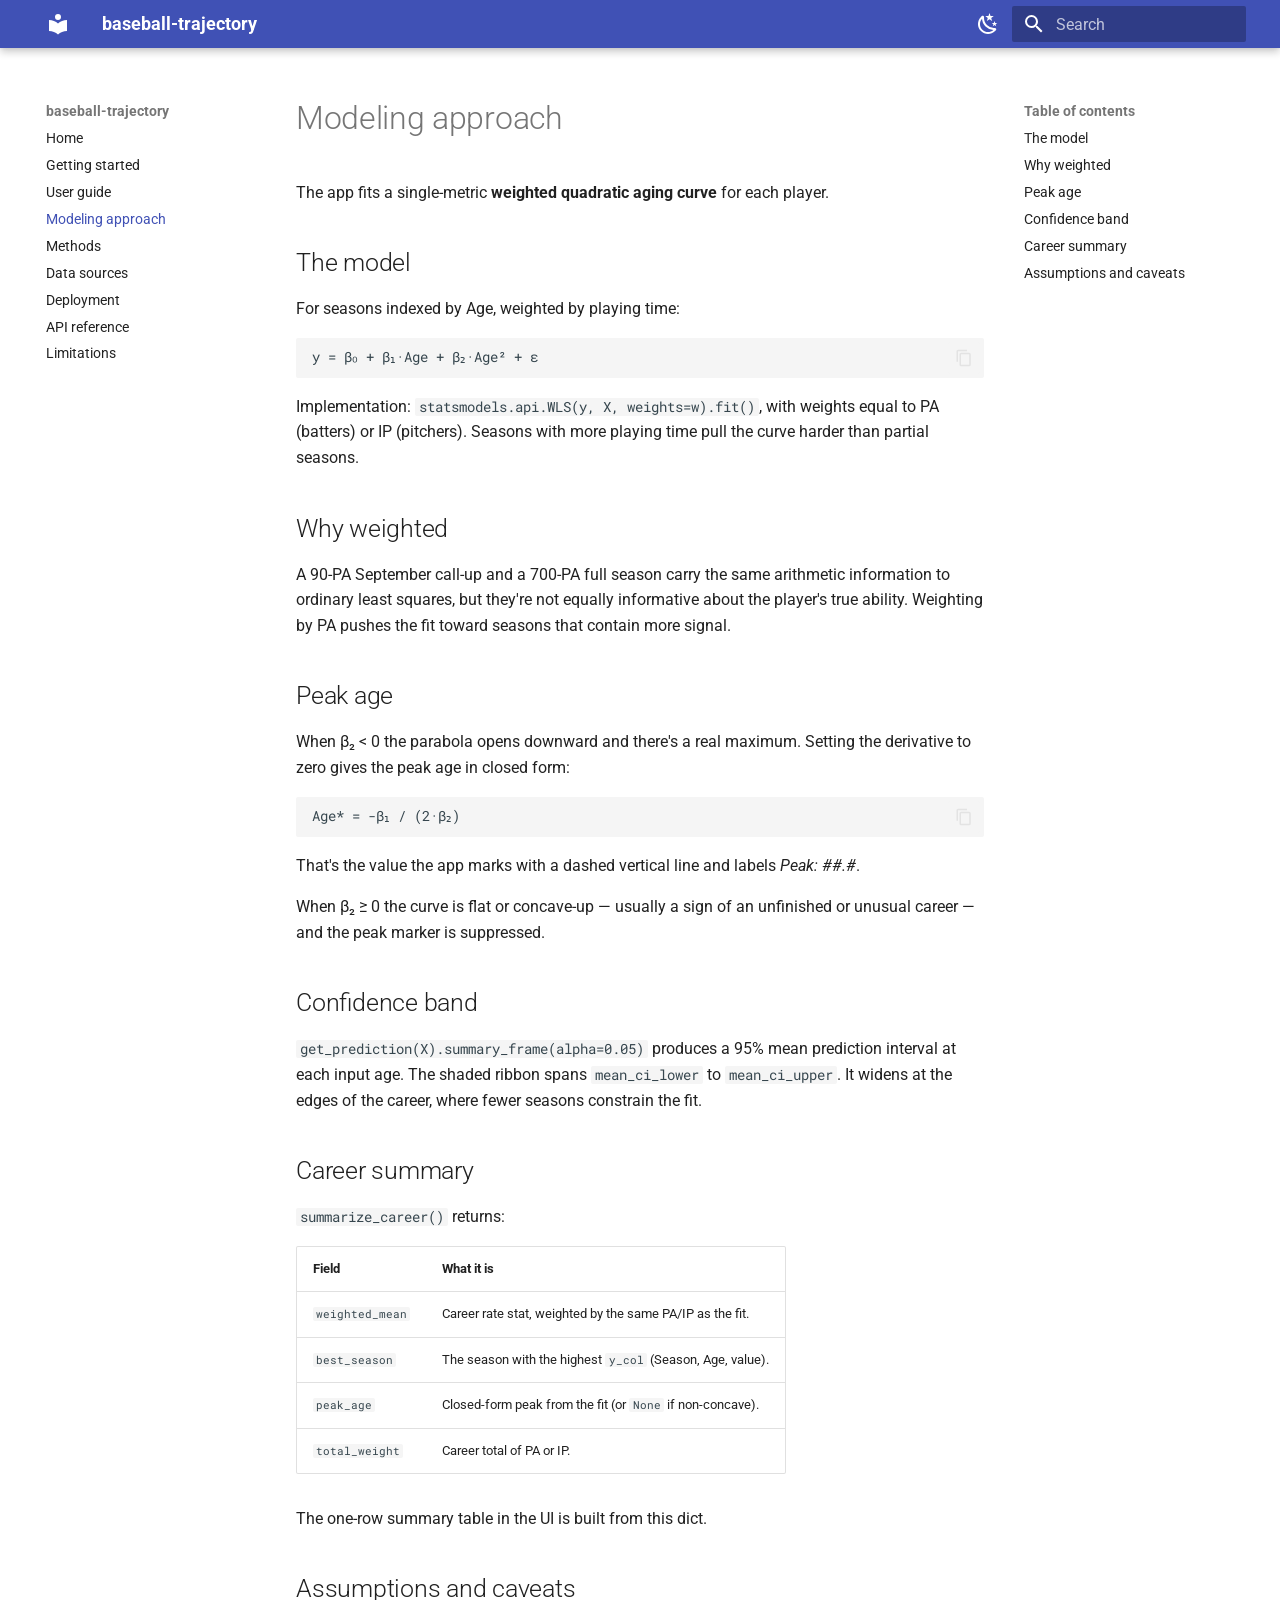
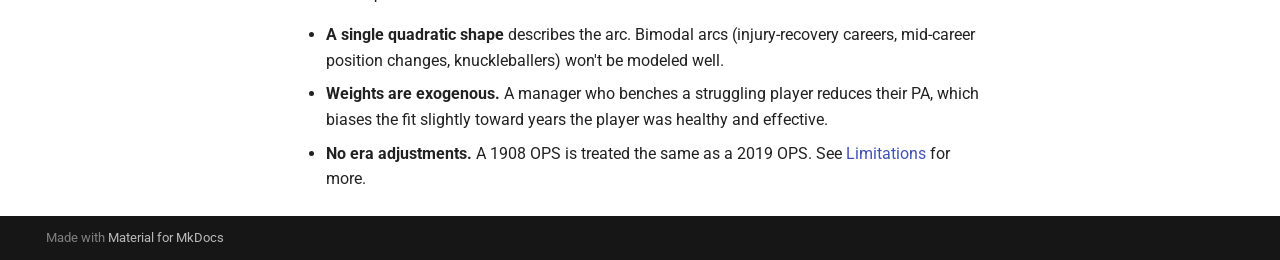
<file: modeling/index.html>
<!doctype html>
<html lang="en" class="no-js">
  <head>
    
      <meta charset="utf-8">
      <meta name="viewport" content="width=device-width,initial-scale=1">
      
        <meta name="description" content="Visualize a baseball player's career aging curve from MLB Stats API data.">
      
      
      
      
        <link rel="prev" href="../user-guide/">
      
      
        <link rel="next" href="../methods/">
      
      
        
      
      
      <link rel="icon" href="../assets/images/favicon.png">
      <meta name="generator" content="mkdocs-1.6.1, mkdocs-material-9.7.6">
    
    
      
        <title>Modeling approach - baseball-trajectory</title>
      
    
    
      <link rel="stylesheet" href="../assets/stylesheets/main.484c7ddc.min.css">
      
        
        <link rel="stylesheet" href="../assets/stylesheets/palette.ab4e12ef.min.css">
      
      


    
    
      
    
    
      
        
        
        <link rel="preconnect" href="https://fonts.gstatic.com" crossorigin>
        <link rel="stylesheet" href="https://fonts.googleapis.com/css?family=Roboto:300,300i,400,400i,700,700i%7CRoboto+Mono:400,400i,700,700i&display=fallback">
        <style>:root{--md-text-font:"Roboto";--md-code-font:"Roboto Mono"}</style>
      
    
    
    <script>__md_scope=new URL("..",location),__md_hash=e=>[...e].reduce(((e,_)=>(e<<5)-e+_.charCodeAt(0)),0),__md_get=(e,_=localStorage,t=__md_scope)=>JSON.parse(_.getItem(t.pathname+"."+e)),__md_set=(e,_,t=localStorage,a=__md_scope)=>{try{t.setItem(a.pathname+"."+e,JSON.stringify(_))}catch(e){}}</script>
    
      

    
    
  </head>
  
  
    
    
      
    
    
    
    
    <body dir="ltr" data-md-color-scheme="default" data-md-color-primary="indigo" data-md-color-accent="amber">
  
    
    <input class="md-toggle" data-md-toggle="drawer" type="checkbox" id="__drawer" autocomplete="off">
    <input class="md-toggle" data-md-toggle="search" type="checkbox" id="__search" autocomplete="off">
    <label class="md-overlay" for="__drawer"></label>
    <div data-md-component="skip">
      
        
        <a href="#modeling-approach" class="md-skip">
          Skip to content
        </a>
      
    </div>
    <div data-md-component="announce">
      
    </div>
    
    
      

  

<header class="md-header md-header--shadow" data-md-component="header">
  <nav class="md-header__inner md-grid" aria-label="Header">
    <a href=".." title="baseball-trajectory" class="md-header__button md-logo" aria-label="baseball-trajectory" data-md-component="logo">
      
  
  <svg xmlns="http://www.w3.org/2000/svg" viewBox="0 0 24 24"><path d="M12 8a3 3 0 0 0 3-3 3 3 0 0 0-3-3 3 3 0 0 0-3 3 3 3 0 0 0 3 3m0 3.54C9.64 9.35 6.5 8 3 8v11c3.5 0 6.64 1.35 9 3.54 2.36-2.19 5.5-3.54 9-3.54V8c-3.5 0-6.64 1.35-9 3.54"/></svg>

    </a>
    <label class="md-header__button md-icon" for="__drawer">
      
      <svg xmlns="http://www.w3.org/2000/svg" viewBox="0 0 24 24"><path d="M3 6h18v2H3zm0 5h18v2H3zm0 5h18v2H3z"/></svg>
    </label>
    <div class="md-header__title" data-md-component="header-title">
      <div class="md-header__ellipsis">
        <div class="md-header__topic">
          <span class="md-ellipsis">
            baseball-trajectory
          </span>
        </div>
        <div class="md-header__topic" data-md-component="header-topic">
          <span class="md-ellipsis">
            
              Modeling approach
            
          </span>
        </div>
      </div>
    </div>
    
      
        <form class="md-header__option" data-md-component="palette">
  
    
    
    
    <input class="md-option" data-md-color-media="" data-md-color-scheme="default" data-md-color-primary="indigo" data-md-color-accent="amber"  aria-label="Switch to dark mode"  type="radio" name="__palette" id="__palette_0">
    
      <label class="md-header__button md-icon" title="Switch to dark mode" for="__palette_1" hidden>
        <svg xmlns="http://www.w3.org/2000/svg" viewBox="0 0 24 24"><path d="m17.75 4.09-2.53 1.94.91 3.06-2.63-1.81-2.63 1.81.91-3.06-2.53-1.94L12.44 4l1.06-3 1.06 3zm3.5 6.91-1.64 1.25.59 1.98-1.7-1.17-1.7 1.17.59-1.98L15.75 11l2.06-.05L18.5 9l.69 1.95zm-2.28 4.95c.83-.08 1.72 1.1 1.19 1.85-.32.45-.66.87-1.08 1.27C15.17 23 8.84 23 4.94 19.07c-3.91-3.9-3.91-10.24 0-14.14.4-.4.82-.76 1.27-1.08.75-.53 1.93.36 1.85 1.19-.27 2.86.69 5.83 2.89 8.02a9.96 9.96 0 0 0 8.02 2.89m-1.64 2.02a12.08 12.08 0 0 1-7.8-3.47c-2.17-2.19-3.33-5-3.49-7.82-2.81 3.14-2.7 7.96.31 10.98 3.02 3.01 7.84 3.12 10.98.31"/></svg>
      </label>
    
  
    
    
    
    <input class="md-option" data-md-color-media="" data-md-color-scheme="slate" data-md-color-primary="indigo" data-md-color-accent="amber"  aria-label="Switch to light mode"  type="radio" name="__palette" id="__palette_1">
    
      <label class="md-header__button md-icon" title="Switch to light mode" for="__palette_0" hidden>
        <svg xmlns="http://www.w3.org/2000/svg" viewBox="0 0 24 24"><path d="M12 7a5 5 0 0 1 5 5 5 5 0 0 1-5 5 5 5 0 0 1-5-5 5 5 0 0 1 5-5m0 2a3 3 0 0 0-3 3 3 3 0 0 0 3 3 3 3 0 0 0 3-3 3 3 0 0 0-3-3m0-7 2.39 3.42C13.65 5.15 12.84 5 12 5s-1.65.15-2.39.42zM3.34 7l4.16-.35A7.2 7.2 0 0 0 5.94 8.5c-.44.74-.69 1.5-.83 2.29zm.02 10 1.76-3.77a7.131 7.131 0 0 0 2.38 4.14zM20.65 7l-1.77 3.79a7.02 7.02 0 0 0-2.38-4.15zm-.01 10-4.14.36c.59-.51 1.12-1.14 1.54-1.86.42-.73.69-1.5.83-2.29zM12 22l-2.41-3.44c.74.27 1.55.44 2.41.44.82 0 1.63-.17 2.37-.44z"/></svg>
      </label>
    
  
</form>
      
    
    
      <script>var palette=__md_get("__palette");if(palette&&palette.color){if("(prefers-color-scheme)"===palette.color.media){var media=matchMedia("(prefers-color-scheme: light)"),input=document.querySelector(media.matches?"[data-md-color-media='(prefers-color-scheme: light)']":"[data-md-color-media='(prefers-color-scheme: dark)']");palette.color.media=input.getAttribute("data-md-color-media"),palette.color.scheme=input.getAttribute("data-md-color-scheme"),palette.color.primary=input.getAttribute("data-md-color-primary"),palette.color.accent=input.getAttribute("data-md-color-accent")}for(var[key,value]of Object.entries(palette.color))document.body.setAttribute("data-md-color-"+key,value)}</script>
    
    
    
      
      
        <label class="md-header__button md-icon" for="__search">
          
          <svg xmlns="http://www.w3.org/2000/svg" viewBox="0 0 24 24"><path d="M9.5 3A6.5 6.5 0 0 1 16 9.5c0 1.61-.59 3.09-1.56 4.23l.27.27h.79l5 5-1.5 1.5-5-5v-.79l-.27-.27A6.52 6.52 0 0 1 9.5 16 6.5 6.5 0 0 1 3 9.5 6.5 6.5 0 0 1 9.5 3m0 2C7 5 5 7 5 9.5S7 14 9.5 14 14 12 14 9.5 12 5 9.5 5"/></svg>
        </label>
        <div class="md-search" data-md-component="search" role="dialog">
  <label class="md-search__overlay" for="__search"></label>
  <div class="md-search__inner" role="search">
    <form class="md-search__form" name="search">
      <input type="text" class="md-search__input" name="query" aria-label="Search" placeholder="Search" autocapitalize="off" autocorrect="off" autocomplete="off" spellcheck="false" data-md-component="search-query" required>
      <label class="md-search__icon md-icon" for="__search">
        
        <svg xmlns="http://www.w3.org/2000/svg" viewBox="0 0 24 24"><path d="M9.5 3A6.5 6.5 0 0 1 16 9.5c0 1.61-.59 3.09-1.56 4.23l.27.27h.79l5 5-1.5 1.5-5-5v-.79l-.27-.27A6.52 6.52 0 0 1 9.5 16 6.5 6.5 0 0 1 3 9.5 6.5 6.5 0 0 1 9.5 3m0 2C7 5 5 7 5 9.5S7 14 9.5 14 14 12 14 9.5 12 5 9.5 5"/></svg>
        
        <svg xmlns="http://www.w3.org/2000/svg" viewBox="0 0 24 24"><path d="M20 11v2H8l5.5 5.5-1.42 1.42L4.16 12l7.92-7.92L13.5 5.5 8 11z"/></svg>
      </label>
      <nav class="md-search__options" aria-label="Search">
        
        <button type="reset" class="md-search__icon md-icon" title="Clear" aria-label="Clear" tabindex="-1">
          
          <svg xmlns="http://www.w3.org/2000/svg" viewBox="0 0 24 24"><path d="M19 6.41 17.59 5 12 10.59 6.41 5 5 6.41 10.59 12 5 17.59 6.41 19 12 13.41 17.59 19 19 17.59 13.41 12z"/></svg>
        </button>
      </nav>
      
        <div class="md-search__suggest" data-md-component="search-suggest"></div>
      
    </form>
    <div class="md-search__output">
      <div class="md-search__scrollwrap" tabindex="0" data-md-scrollfix>
        <div class="md-search-result" data-md-component="search-result">
          <div class="md-search-result__meta">
            Initializing search
          </div>
          <ol class="md-search-result__list" role="presentation"></ol>
        </div>
      </div>
    </div>
  </div>
</div>
      
    
    
  </nav>
  
</header>
    
    <div class="md-container" data-md-component="container">
      
      
        
          
        
      
      <main class="md-main" data-md-component="main">
        <div class="md-main__inner md-grid">
          
            
              
              <div class="md-sidebar md-sidebar--primary" data-md-component="sidebar" data-md-type="navigation" >
                <div class="md-sidebar__scrollwrap">
                  <div class="md-sidebar__inner">
                    



<nav class="md-nav md-nav--primary" aria-label="Navigation" data-md-level="0">
  <label class="md-nav__title" for="__drawer">
    <a href=".." title="baseball-trajectory" class="md-nav__button md-logo" aria-label="baseball-trajectory" data-md-component="logo">
      
  
  <svg xmlns="http://www.w3.org/2000/svg" viewBox="0 0 24 24"><path d="M12 8a3 3 0 0 0 3-3 3 3 0 0 0-3-3 3 3 0 0 0-3 3 3 3 0 0 0 3 3m0 3.54C9.64 9.35 6.5 8 3 8v11c3.5 0 6.64 1.35 9 3.54 2.36-2.19 5.5-3.54 9-3.54V8c-3.5 0-6.64 1.35-9 3.54"/></svg>

    </a>
    baseball-trajectory
  </label>
  
  <ul class="md-nav__list" data-md-scrollfix>
    
      
      
  
  
  
  
    <li class="md-nav__item">
      <a href=".." class="md-nav__link">
        
  
  
  <span class="md-ellipsis">
    
  
    Home
  

    
  </span>
  
  

      </a>
    </li>
  

    
      
      
  
  
  
  
    <li class="md-nav__item">
      <a href="../getting-started/" class="md-nav__link">
        
  
  
  <span class="md-ellipsis">
    
  
    Getting started
  

    
  </span>
  
  

      </a>
    </li>
  

    
      
      
  
  
  
  
    <li class="md-nav__item">
      <a href="../user-guide/" class="md-nav__link">
        
  
  
  <span class="md-ellipsis">
    
  
    User guide
  

    
  </span>
  
  

      </a>
    </li>
  

    
      
      
  
  
    
  
  
  
    <li class="md-nav__item md-nav__item--active">
      
      <input class="md-nav__toggle md-toggle" type="checkbox" id="__toc">
      
      
        
      
      
        <label class="md-nav__link md-nav__link--active" for="__toc">
          
  
  
  <span class="md-ellipsis">
    
  
    Modeling approach
  

    
  </span>
  
  

          <span class="md-nav__icon md-icon"></span>
        </label>
      
      <a href="./" class="md-nav__link md-nav__link--active">
        
  
  
  <span class="md-ellipsis">
    
  
    Modeling approach
  

    
  </span>
  
  

      </a>
      
        

<nav class="md-nav md-nav--secondary" aria-label="Table of contents">
  
  
  
    
  
  
    <label class="md-nav__title" for="__toc">
      <span class="md-nav__icon md-icon"></span>
      Table of contents
    </label>
    <ul class="md-nav__list" data-md-component="toc" data-md-scrollfix>
      
        <li class="md-nav__item">
  <a href="#the-model" class="md-nav__link">
    <span class="md-ellipsis">
      
        The model
      
    </span>
  </a>
  
</li>
      
        <li class="md-nav__item">
  <a href="#why-weighted" class="md-nav__link">
    <span class="md-ellipsis">
      
        Why weighted
      
    </span>
  </a>
  
</li>
      
        <li class="md-nav__item">
  <a href="#peak-age" class="md-nav__link">
    <span class="md-ellipsis">
      
        Peak age
      
    </span>
  </a>
  
</li>
      
        <li class="md-nav__item">
  <a href="#confidence-band" class="md-nav__link">
    <span class="md-ellipsis">
      
        Confidence band
      
    </span>
  </a>
  
</li>
      
        <li class="md-nav__item">
  <a href="#career-summary" class="md-nav__link">
    <span class="md-ellipsis">
      
        Career summary
      
    </span>
  </a>
  
</li>
      
        <li class="md-nav__item">
  <a href="#assumptions-and-caveats" class="md-nav__link">
    <span class="md-ellipsis">
      
        Assumptions and caveats
      
    </span>
  </a>
  
</li>
      
    </ul>
  
</nav>
      
    </li>
  

    
      
      
  
  
  
  
    <li class="md-nav__item">
      <a href="../methods/" class="md-nav__link">
        
  
  
  <span class="md-ellipsis">
    
  
    Methods
  

    
  </span>
  
  

      </a>
    </li>
  

    
      
      
  
  
  
  
    <li class="md-nav__item">
      <a href="../data/" class="md-nav__link">
        
  
  
  <span class="md-ellipsis">
    
  
    Data sources
  

    
  </span>
  
  

      </a>
    </li>
  

    
      
      
  
  
  
  
    <li class="md-nav__item">
      <a href="../deployment/" class="md-nav__link">
        
  
  
  <span class="md-ellipsis">
    
  
    Deployment
  

    
  </span>
  
  

      </a>
    </li>
  

    
      
      
  
  
  
  
    <li class="md-nav__item">
      <a href="../reference/" class="md-nav__link">
        
  
  
  <span class="md-ellipsis">
    
  
    API reference
  

    
  </span>
  
  

      </a>
    </li>
  

    
      
      
  
  
  
  
    <li class="md-nav__item">
      <a href="../limitations/" class="md-nav__link">
        
  
  
  <span class="md-ellipsis">
    
  
    Limitations
  

    
  </span>
  
  

      </a>
    </li>
  

    
  </ul>
</nav>
                  </div>
                </div>
              </div>
            
            
              
              <div class="md-sidebar md-sidebar--secondary" data-md-component="sidebar" data-md-type="toc" >
                <div class="md-sidebar__scrollwrap">
                  <div class="md-sidebar__inner">
                    

<nav class="md-nav md-nav--secondary" aria-label="Table of contents">
  
  
  
    
  
  
    <label class="md-nav__title" for="__toc">
      <span class="md-nav__icon md-icon"></span>
      Table of contents
    </label>
    <ul class="md-nav__list" data-md-component="toc" data-md-scrollfix>
      
        <li class="md-nav__item">
  <a href="#the-model" class="md-nav__link">
    <span class="md-ellipsis">
      
        The model
      
    </span>
  </a>
  
</li>
      
        <li class="md-nav__item">
  <a href="#why-weighted" class="md-nav__link">
    <span class="md-ellipsis">
      
        Why weighted
      
    </span>
  </a>
  
</li>
      
        <li class="md-nav__item">
  <a href="#peak-age" class="md-nav__link">
    <span class="md-ellipsis">
      
        Peak age
      
    </span>
  </a>
  
</li>
      
        <li class="md-nav__item">
  <a href="#confidence-band" class="md-nav__link">
    <span class="md-ellipsis">
      
        Confidence band
      
    </span>
  </a>
  
</li>
      
        <li class="md-nav__item">
  <a href="#career-summary" class="md-nav__link">
    <span class="md-ellipsis">
      
        Career summary
      
    </span>
  </a>
  
</li>
      
        <li class="md-nav__item">
  <a href="#assumptions-and-caveats" class="md-nav__link">
    <span class="md-ellipsis">
      
        Assumptions and caveats
      
    </span>
  </a>
  
</li>
      
    </ul>
  
</nav>
                  </div>
                </div>
              </div>
            
          
          
            <div class="md-content" data-md-component="content">
              
              <article class="md-content__inner md-typeset">
                
                  



<h1 id="modeling-approach">Modeling approach<a class="headerlink" href="#modeling-approach" title="Permanent link">&para;</a></h1>
<p>The app fits a single-metric <strong>weighted quadratic aging curve</strong> for
each player.</p>
<h2 id="the-model">The model<a class="headerlink" href="#the-model" title="Permanent link">&para;</a></h2>
<p>For seasons indexed by Age, weighted by playing time:</p>
<div class="highlight"><pre><span></span><code><a id="__codelineno-0-1" name="__codelineno-0-1" href="#__codelineno-0-1"></a>y = β₀ + β₁·Age + β₂·Age² + ε
</code></pre></div>
<p>Implementation: <code>statsmodels.api.WLS(y, X, weights=w).fit()</code>, with
weights equal to PA (batters) or IP (pitchers). Seasons with more
playing time pull the curve harder than partial seasons.</p>
<h2 id="why-weighted">Why weighted<a class="headerlink" href="#why-weighted" title="Permanent link">&para;</a></h2>
<p>A 90-PA September call-up and a 700-PA full season carry the same
arithmetic information to ordinary least squares, but they're not
equally informative about the player's true ability. Weighting by PA
pushes the fit toward seasons that contain more signal.</p>
<h2 id="peak-age">Peak age<a class="headerlink" href="#peak-age" title="Permanent link">&para;</a></h2>
<p>When β₂ &lt; 0 the parabola opens downward and there's a real maximum.
Setting the derivative to zero gives the peak age in closed form:</p>
<div class="highlight"><pre><span></span><code><a id="__codelineno-1-1" name="__codelineno-1-1" href="#__codelineno-1-1"></a>Age* = -β₁ / (2·β₂)
</code></pre></div>
<p>That's the value the app marks with a dashed vertical line and labels
<em>Peak: ##.#</em>.</p>
<p>When β₂ ≥ 0 the curve is flat or concave-up — usually a sign of an
unfinished or unusual career — and the peak marker is suppressed.</p>
<h2 id="confidence-band">Confidence band<a class="headerlink" href="#confidence-band" title="Permanent link">&para;</a></h2>
<p><code>get_prediction(X).summary_frame(alpha=0.05)</code> produces a 95% mean
prediction interval at each input age. The shaded ribbon spans
<code>mean_ci_lower</code> to <code>mean_ci_upper</code>. It widens at the edges of the
career, where fewer seasons constrain the fit.</p>
<h2 id="career-summary">Career summary<a class="headerlink" href="#career-summary" title="Permanent link">&para;</a></h2>
<p><code>summarize_career()</code> returns:</p>
<table>
<thead>
<tr>
<th>Field</th>
<th>What it is</th>
</tr>
</thead>
<tbody>
<tr>
<td><code>weighted_mean</code></td>
<td>Career rate stat, weighted by the same PA/IP as the fit.</td>
</tr>
<tr>
<td><code>best_season</code></td>
<td>The season with the highest <code>y_col</code> (Season, Age, value).</td>
</tr>
<tr>
<td><code>peak_age</code></td>
<td>Closed-form peak from the fit (or <code>None</code> if non-concave).</td>
</tr>
<tr>
<td><code>total_weight</code></td>
<td>Career total of PA or IP.</td>
</tr>
</tbody>
</table>
<p>The one-row summary table in the UI is built from this dict.</p>
<h2 id="assumptions-and-caveats">Assumptions and caveats<a class="headerlink" href="#assumptions-and-caveats" title="Permanent link">&para;</a></h2>
<ul>
<li><strong>A single quadratic shape</strong> describes the arc. Bimodal arcs
  (injury-recovery careers, mid-career position changes,
  knuckleballers) won't be modeled well.</li>
<li><strong>Weights are exogenous.</strong> A manager who benches a struggling player
  reduces their PA, which biases the fit slightly toward years the
  player was healthy and effective.</li>
<li><strong>No era adjustments.</strong> A 1908 OPS is treated the same as a 2019
  OPS. See <a href="../limitations/">Limitations</a> for more.</li>
</ul>












                
              </article>
            </div>
          
          
<script>var target=document.getElementById(location.hash.slice(1));target&&target.name&&(target.checked=target.name.startsWith("__tabbed_"))</script>
        </div>
        
          <button type="button" class="md-top md-icon" data-md-component="top" hidden>
  
  <svg xmlns="http://www.w3.org/2000/svg" viewBox="0 0 24 24"><path d="M13 20h-2V8l-5.5 5.5-1.42-1.42L12 4.16l7.92 7.92-1.42 1.42L13 8z"/></svg>
  Back to top
</button>
        
      </main>
      
        <footer class="md-footer">
  
  <div class="md-footer-meta md-typeset">
    <div class="md-footer-meta__inner md-grid">
      <div class="md-copyright">
  
  
    Made with
    <a href="https://squidfunk.github.io/mkdocs-material/" target="_blank" rel="noopener">
      Material for MkDocs
    </a>
  
</div>
      
    </div>
  </div>
</footer>
      
    </div>
    <div class="md-dialog" data-md-component="dialog">
      <div class="md-dialog__inner md-typeset"></div>
    </div>
    
    
    
      
      
      <script id="__config" type="application/json">{"annotate": null, "base": "..", "features": ["navigation.instant", "navigation.tracking", "navigation.sections", "navigation.top", "search.suggest", "content.code.copy"], "search": "../assets/javascripts/workers/search.2c215733.min.js", "tags": null, "translations": {"clipboard.copied": "Copied to clipboard", "clipboard.copy": "Copy to clipboard", "search.result.more.one": "1 more on this page", "search.result.more.other": "# more on this page", "search.result.none": "No matching documents", "search.result.one": "1 matching document", "search.result.other": "# matching documents", "search.result.placeholder": "Type to start searching", "search.result.term.missing": "Missing", "select.version": "Select version"}, "version": null}</script>
    
    
      <script src="../assets/javascripts/bundle.79ae519e.min.js"></script>
      
    
  </body>
</html>
</file>
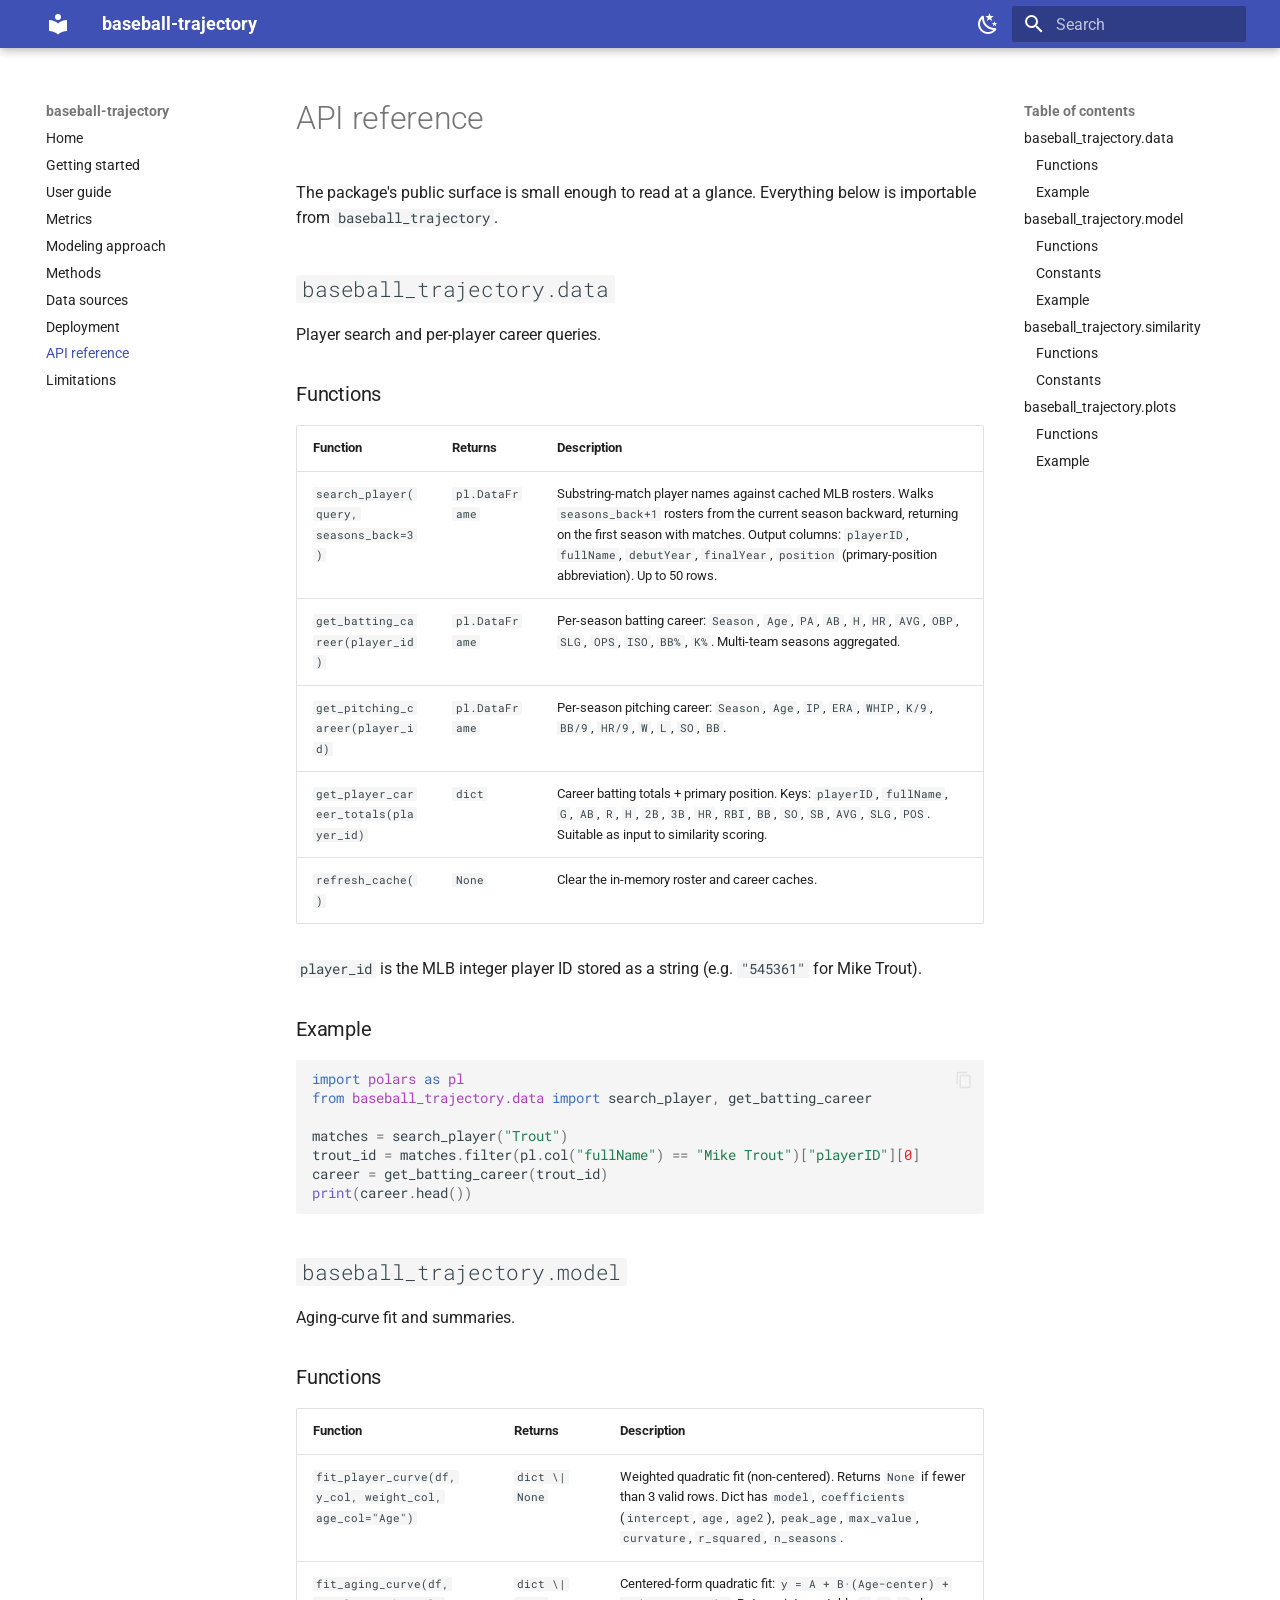
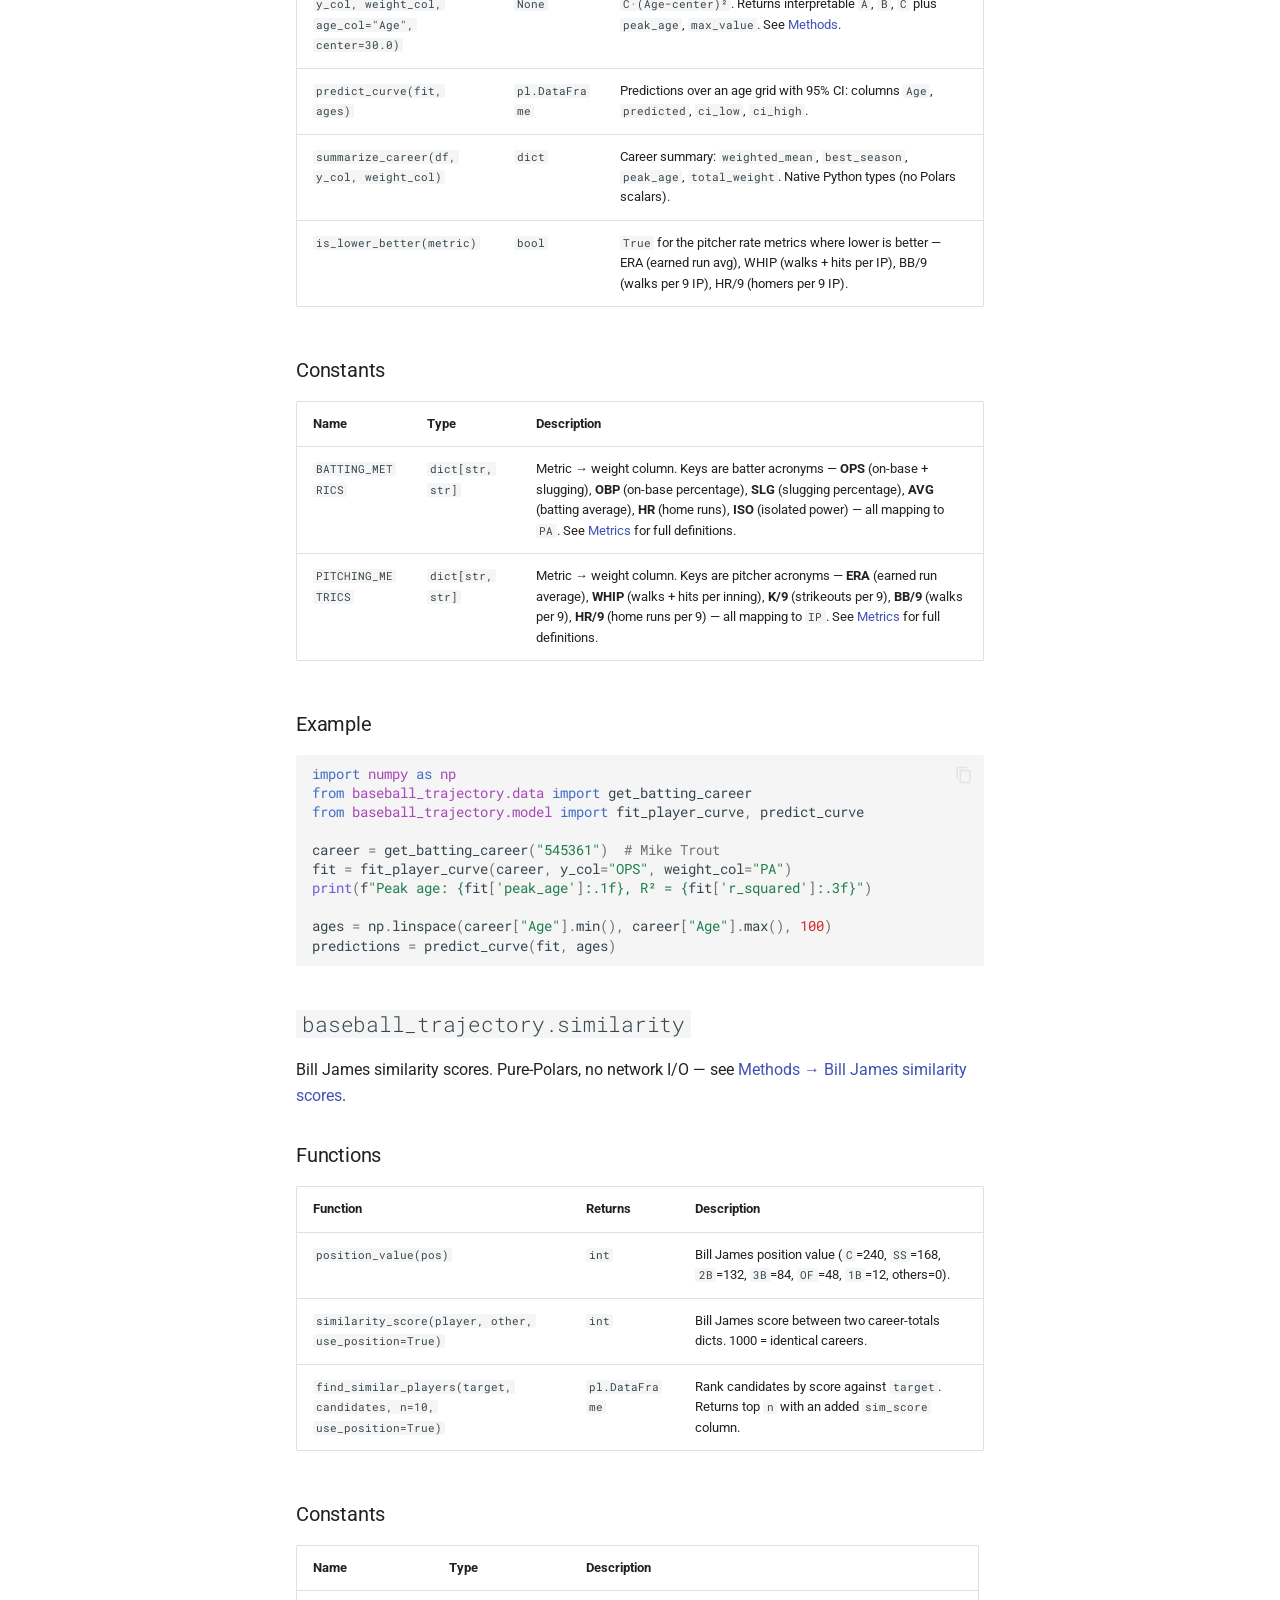
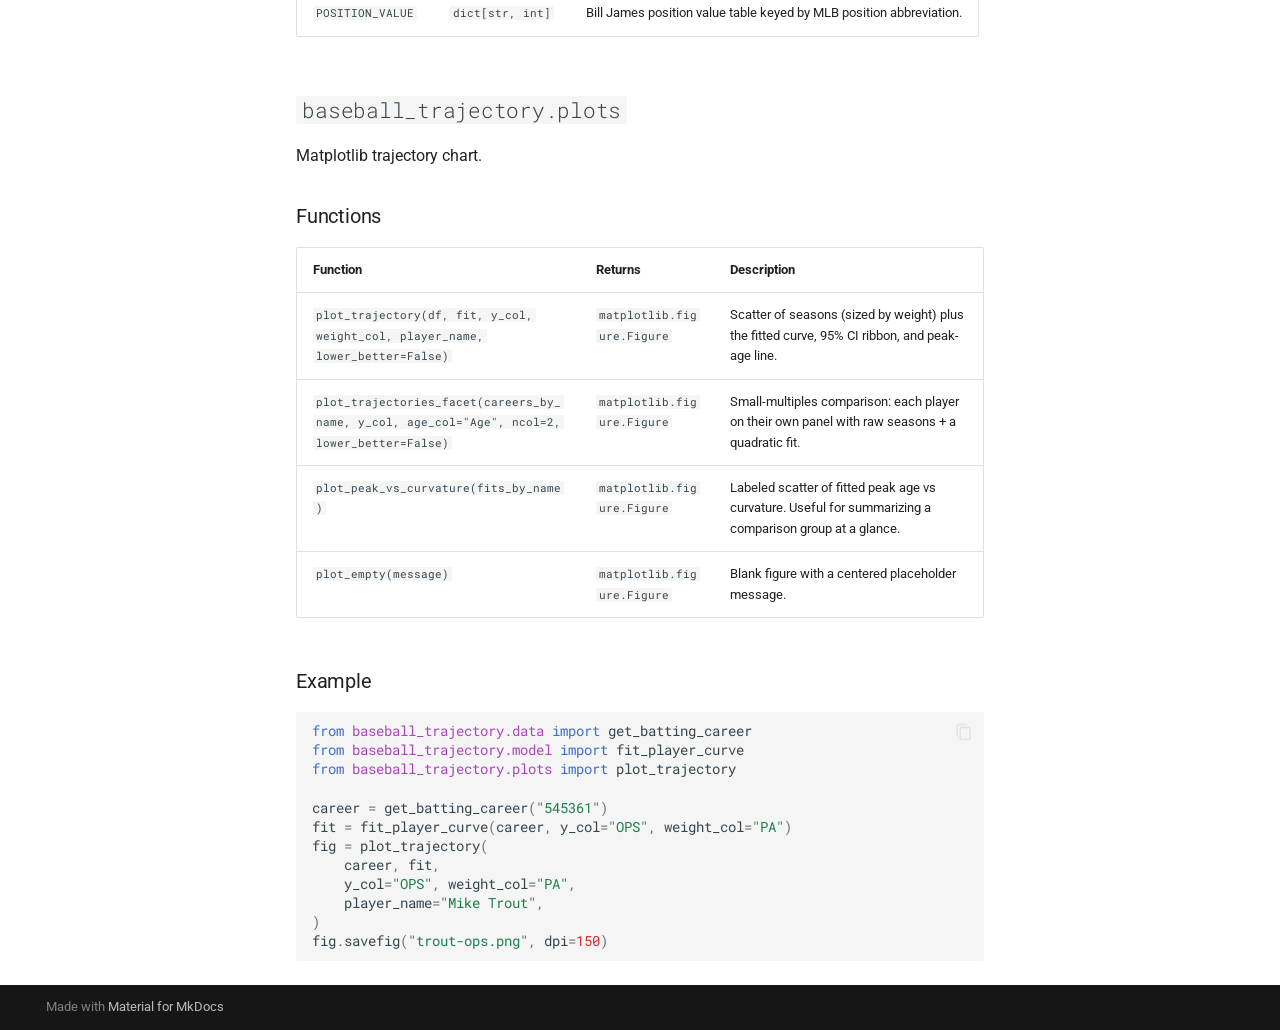
<file: reference/index.html>
<!DOCTYPE html><html lang="en" class="no-js"><head>
    
      <meta charset="utf-8">
      <meta name="viewport" content="width=device-width,initial-scale=1">
      
        <meta name="description" content="Visualize a baseball player's career aging curve from MLB Stats API data.">
      
      
      
      
        <link rel="prev" href="../deployment/">
      
      
        <link rel="next" href="../limitations/">
      
      
        
      
      
      <link rel="icon" href="../assets/images/favicon.png">
      <meta name="generator" content="mkdocs-1.6.1, mkdocs-material-9.7.6">
    
    
      
        <title>API reference - baseball-trajectory</title>
      
    
    
      <link rel="stylesheet" href="../assets/stylesheets/main.484c7ddc.min.css">
      
        
        <link rel="stylesheet" href="../assets/stylesheets/palette.ab4e12ef.min.css">
      
      


    
    
      
    
    
      
        
        
        <link rel="preconnect" href="https://fonts.gstatic.com" crossorigin="">
        <link rel="stylesheet" href="https://fonts.googleapis.com/css?family=Roboto:300,300i,400,400i,700,700i%7CRoboto+Mono:400,400i,700,700i&amp;display=fallback">
        <style>:root{--md-text-font:"Roboto";--md-code-font:"Roboto Mono"}</style>
      
    
    
    <script>__md_scope=new URL("..",location),__md_hash=e=>[...e].reduce(((e,_)=>(e<<5)-e+_.charCodeAt(0)),0),__md_get=(e,_=localStorage,t=__md_scope)=>JSON.parse(_.getItem(t.pathname+"."+e)),__md_set=(e,_,t=localStorage,a=__md_scope)=>{try{t.setItem(a.pathname+"."+e,JSON.stringify(_))}catch(e){}}</script>
    
      

    
    
  <link href="../assets/stylesheets/glightbox.min.css" rel="stylesheet"><script src="../assets/javascripts/glightbox.min.js"></script><style id="glightbox-style">
            html.glightbox-open { overflow: initial; height: 100%; }
            .gslide-title { margin-top: 0px; user-select: text; }
            .gslide-desc { color: #666; user-select: text; }
            .gslide-image img { background: white; }
            .gscrollbar-fixer { padding-right: 15px; }
            .gdesc-inner { font-size: 0.75rem; }
            body[data-md-color-scheme="slate"] .gdesc-inner { background: var(--md-default-bg-color); }
            body[data-md-color-scheme="slate"] .gslide-title { color: var(--md-default-fg-color); }
            body[data-md-color-scheme="slate"] .gslide-desc { color: var(--md-default-fg-color); }
        </style></head>
  
  
    
    
      
    
    
    
    
    <body dir="ltr" data-md-color-scheme="default" data-md-color-primary="indigo" data-md-color-accent="amber">
  
    
    <input class="md-toggle" data-md-toggle="drawer" type="checkbox" id="__drawer" autocomplete="off">
    <input class="md-toggle" data-md-toggle="search" type="checkbox" id="__search" autocomplete="off">
    <label class="md-overlay" for="__drawer"></label>
    <div data-md-component="skip">
      
        
        <a href="#api-reference" class="md-skip">
          Skip to content
        </a>
      
    </div>
    <div data-md-component="announce">
      
    </div>
    
    
      

  

<header class="md-header md-header--shadow" data-md-component="header">
  <nav class="md-header__inner md-grid" aria-label="Header">
    <a href=".." title="baseball-trajectory" class="md-header__button md-logo" aria-label="baseball-trajectory" data-md-component="logo">
      
  
  <svg xmlns="http://www.w3.org/2000/svg" viewBox="0 0 24 24"><path d="M12 8a3 3 0 0 0 3-3 3 3 0 0 0-3-3 3 3 0 0 0-3 3 3 3 0 0 0 3 3m0 3.54C9.64 9.35 6.5 8 3 8v11c3.5 0 6.64 1.35 9 3.54 2.36-2.19 5.5-3.54 9-3.54V8c-3.5 0-6.64 1.35-9 3.54"></path></svg>

    </a>
    <label class="md-header__button md-icon" for="__drawer">
      
      <svg xmlns="http://www.w3.org/2000/svg" viewBox="0 0 24 24"><path d="M3 6h18v2H3zm0 5h18v2H3zm0 5h18v2H3z"></path></svg>
    </label>
    <div class="md-header__title" data-md-component="header-title">
      <div class="md-header__ellipsis">
        <div class="md-header__topic">
          <span class="md-ellipsis">
            baseball-trajectory
          </span>
        </div>
        <div class="md-header__topic" data-md-component="header-topic">
          <span class="md-ellipsis">
            
              API reference
            
          </span>
        </div>
      </div>
    </div>
    
      
        <form class="md-header__option" data-md-component="palette">
  
    
    
    
    <input class="md-option" data-md-color-media="" data-md-color-scheme="default" data-md-color-primary="indigo" data-md-color-accent="amber" aria-label="Switch to dark mode" type="radio" name="__palette" id="__palette_0">
    
      <label class="md-header__button md-icon" title="Switch to dark mode" for="__palette_1" hidden="">
        <svg xmlns="http://www.w3.org/2000/svg" viewBox="0 0 24 24"><path d="m17.75 4.09-2.53 1.94.91 3.06-2.63-1.81-2.63 1.81.91-3.06-2.53-1.94L12.44 4l1.06-3 1.06 3zm3.5 6.91-1.64 1.25.59 1.98-1.7-1.17-1.7 1.17.59-1.98L15.75 11l2.06-.05L18.5 9l.69 1.95zm-2.28 4.95c.83-.08 1.72 1.1 1.19 1.85-.32.45-.66.87-1.08 1.27C15.17 23 8.84 23 4.94 19.07c-3.91-3.9-3.91-10.24 0-14.14.4-.4.82-.76 1.27-1.08.75-.53 1.93.36 1.85 1.19-.27 2.86.69 5.83 2.89 8.02a9.96 9.96 0 0 0 8.02 2.89m-1.64 2.02a12.08 12.08 0 0 1-7.8-3.47c-2.17-2.19-3.33-5-3.49-7.82-2.81 3.14-2.7 7.96.31 10.98 3.02 3.01 7.84 3.12 10.98.31"></path></svg>
      </label>
    
  
    
    
    
    <input class="md-option" data-md-color-media="" data-md-color-scheme="slate" data-md-color-primary="indigo" data-md-color-accent="amber" aria-label="Switch to light mode" type="radio" name="__palette" id="__palette_1">
    
      <label class="md-header__button md-icon" title="Switch to light mode" for="__palette_0" hidden="">
        <svg xmlns="http://www.w3.org/2000/svg" viewBox="0 0 24 24"><path d="M12 7a5 5 0 0 1 5 5 5 5 0 0 1-5 5 5 5 0 0 1-5-5 5 5 0 0 1 5-5m0 2a3 3 0 0 0-3 3 3 3 0 0 0 3 3 3 3 0 0 0 3-3 3 3 0 0 0-3-3m0-7 2.39 3.42C13.65 5.15 12.84 5 12 5s-1.65.15-2.39.42zM3.34 7l4.16-.35A7.2 7.2 0 0 0 5.94 8.5c-.44.74-.69 1.5-.83 2.29zm.02 10 1.76-3.77a7.131 7.131 0 0 0 2.38 4.14zM20.65 7l-1.77 3.79a7.02 7.02 0 0 0-2.38-4.15zm-.01 10-4.14.36c.59-.51 1.12-1.14 1.54-1.86.42-.73.69-1.5.83-2.29zM12 22l-2.41-3.44c.74.27 1.55.44 2.41.44.82 0 1.63-.17 2.37-.44z"></path></svg>
      </label>
    
  
</form>
      
    
    
      <script>var palette=__md_get("__palette");if(palette&&palette.color){if("(prefers-color-scheme)"===palette.color.media){var media=matchMedia("(prefers-color-scheme: light)"),input=document.querySelector(media.matches?"[data-md-color-media='(prefers-color-scheme: light)']":"[data-md-color-media='(prefers-color-scheme: dark)']");palette.color.media=input.getAttribute("data-md-color-media"),palette.color.scheme=input.getAttribute("data-md-color-scheme"),palette.color.primary=input.getAttribute("data-md-color-primary"),palette.color.accent=input.getAttribute("data-md-color-accent")}for(var[key,value]of Object.entries(palette.color))document.body.setAttribute("data-md-color-"+key,value)}</script>
    
    
    
      
      
        <label class="md-header__button md-icon" for="__search">
          
          <svg xmlns="http://www.w3.org/2000/svg" viewBox="0 0 24 24"><path d="M9.5 3A6.5 6.5 0 0 1 16 9.5c0 1.61-.59 3.09-1.56 4.23l.27.27h.79l5 5-1.5 1.5-5-5v-.79l-.27-.27A6.52 6.52 0 0 1 9.5 16 6.5 6.5 0 0 1 3 9.5 6.5 6.5 0 0 1 9.5 3m0 2C7 5 5 7 5 9.5S7 14 9.5 14 14 12 14 9.5 12 5 9.5 5"></path></svg>
        </label>
        <div class="md-search" data-md-component="search" role="dialog">
  <label class="md-search__overlay" for="__search"></label>
  <div class="md-search__inner" role="search">
    <form class="md-search__form" name="search">
      <input type="text" class="md-search__input" name="query" aria-label="Search" placeholder="Search" autocapitalize="off" autocorrect="off" autocomplete="off" spellcheck="false" data-md-component="search-query" required="">
      <label class="md-search__icon md-icon" for="__search">
        
        <svg xmlns="http://www.w3.org/2000/svg" viewBox="0 0 24 24"><path d="M9.5 3A6.5 6.5 0 0 1 16 9.5c0 1.61-.59 3.09-1.56 4.23l.27.27h.79l5 5-1.5 1.5-5-5v-.79l-.27-.27A6.52 6.52 0 0 1 9.5 16 6.5 6.5 0 0 1 3 9.5 6.5 6.5 0 0 1 9.5 3m0 2C7 5 5 7 5 9.5S7 14 9.5 14 14 12 14 9.5 12 5 9.5 5"></path></svg>
        
        <svg xmlns="http://www.w3.org/2000/svg" viewBox="0 0 24 24"><path d="M20 11v2H8l5.5 5.5-1.42 1.42L4.16 12l7.92-7.92L13.5 5.5 8 11z"></path></svg>
      </label>
      <nav class="md-search__options" aria-label="Search">
        
        <button type="reset" class="md-search__icon md-icon" title="Clear" aria-label="Clear" tabindex="-1">
          
          <svg xmlns="http://www.w3.org/2000/svg" viewBox="0 0 24 24"><path d="M19 6.41 17.59 5 12 10.59 6.41 5 5 6.41 10.59 12 5 17.59 6.41 19 12 13.41 17.59 19 19 17.59 13.41 12z"></path></svg>
        </button>
      </nav>
      
        <div class="md-search__suggest" data-md-component="search-suggest"></div>
      
    </form>
    <div class="md-search__output">
      <div class="md-search__scrollwrap" tabindex="0" data-md-scrollfix="">
        <div class="md-search-result" data-md-component="search-result">
          <div class="md-search-result__meta">
            Initializing search
          </div>
          <ol class="md-search-result__list" role="presentation"></ol>
        </div>
      </div>
    </div>
  </div>
</div>
      
    
    
  </nav>
  
</header>
    
    <div class="md-container" data-md-component="container">
      
      
        
          
        
      
      <main class="md-main" data-md-component="main">
        <div class="md-main__inner md-grid">
          
            
              
              <div class="md-sidebar md-sidebar--primary" data-md-component="sidebar" data-md-type="navigation">
                <div class="md-sidebar__scrollwrap">
                  <div class="md-sidebar__inner">
                    



<nav class="md-nav md-nav--primary" aria-label="Navigation" data-md-level="0">
  <label class="md-nav__title" for="__drawer">
    <a href=".." title="baseball-trajectory" class="md-nav__button md-logo" aria-label="baseball-trajectory" data-md-component="logo">
      
  
  <svg xmlns="http://www.w3.org/2000/svg" viewBox="0 0 24 24"><path d="M12 8a3 3 0 0 0 3-3 3 3 0 0 0-3-3 3 3 0 0 0-3 3 3 3 0 0 0 3 3m0 3.54C9.64 9.35 6.5 8 3 8v11c3.5 0 6.64 1.35 9 3.54 2.36-2.19 5.5-3.54 9-3.54V8c-3.5 0-6.64 1.35-9 3.54"></path></svg>

    </a>
    baseball-trajectory
  </label>
  
  <ul class="md-nav__list" data-md-scrollfix="">
    
      
      
  
  
  
  
    <li class="md-nav__item">
      <a href=".." class="md-nav__link">
        
  
  
  <span class="md-ellipsis">
    
  
    Home
  

    
  </span>
  
  

      </a>
    </li>
  

    
      
      
  
  
  
  
    <li class="md-nav__item">
      <a href="../getting-started/" class="md-nav__link">
        
  
  
  <span class="md-ellipsis">
    
  
    Getting started
  

    
  </span>
  
  

      </a>
    </li>
  

    
      
      
  
  
  
  
    <li class="md-nav__item">
      <a href="../user-guide/" class="md-nav__link">
        
  
  
  <span class="md-ellipsis">
    
  
    User guide
  

    
  </span>
  
  

      </a>
    </li>
  

    
      
      
  
  
  
  
    <li class="md-nav__item">
      <a href="../metrics/" class="md-nav__link">
        
  
  
  <span class="md-ellipsis">
    
  
    Metrics
  

    
  </span>
  
  

      </a>
    </li>
  

    
      
      
  
  
  
  
    <li class="md-nav__item">
      <a href="../modeling/" class="md-nav__link">
        
  
  
  <span class="md-ellipsis">
    
  
    Modeling approach
  

    
  </span>
  
  

      </a>
    </li>
  

    
      
      
  
  
  
  
    <li class="md-nav__item">
      <a href="../methods/" class="md-nav__link">
        
  
  
  <span class="md-ellipsis">
    
  
    Methods
  

    
  </span>
  
  

      </a>
    </li>
  

    
      
      
  
  
  
  
    <li class="md-nav__item">
      <a href="../data/" class="md-nav__link">
        
  
  
  <span class="md-ellipsis">
    
  
    Data sources
  

    
  </span>
  
  

      </a>
    </li>
  

    
      
      
  
  
  
  
    <li class="md-nav__item">
      <a href="../deployment/" class="md-nav__link">
        
  
  
  <span class="md-ellipsis">
    
  
    Deployment
  

    
  </span>
  
  

      </a>
    </li>
  

    
      
      
  
  
    
  
  
  
    <li class="md-nav__item md-nav__item--active">
      
      <input class="md-nav__toggle md-toggle" type="checkbox" id="__toc">
      
      
        
      
      
        <label class="md-nav__link md-nav__link--active" for="__toc">
          
  
  
  <span class="md-ellipsis">
    
  
    API reference
  

    
  </span>
  
  

          <span class="md-nav__icon md-icon"></span>
        </label>
      
      <a href="./" class="md-nav__link md-nav__link--active">
        
  
  
  <span class="md-ellipsis">
    
  
    API reference
  

    
  </span>
  
  

      </a>
      
        

<nav class="md-nav md-nav--secondary" aria-label="Table of contents">
  
  
  
    
  
  
    <label class="md-nav__title" for="__toc">
      <span class="md-nav__icon md-icon"></span>
      Table of contents
    </label>
    <ul class="md-nav__list" data-md-component="toc" data-md-scrollfix="">
      
        <li class="md-nav__item">
  <a href="#baseball_trajectorydata" class="md-nav__link">
    <span class="md-ellipsis">
      
        baseball_trajectory.data
      
    </span>
  </a>
  
    <nav class="md-nav" aria-label="baseball_trajectory.data">
      <ul class="md-nav__list">
        
          <li class="md-nav__item">
  <a href="#functions" class="md-nav__link">
    <span class="md-ellipsis">
      
        Functions
      
    </span>
  </a>
  
</li>
        
          <li class="md-nav__item">
  <a href="#example" class="md-nav__link">
    <span class="md-ellipsis">
      
        Example
      
    </span>
  </a>
  
</li>
        
      </ul>
    </nav>
  
</li>
      
        <li class="md-nav__item">
  <a href="#baseball_trajectorymodel" class="md-nav__link">
    <span class="md-ellipsis">
      
        baseball_trajectory.model
      
    </span>
  </a>
  
    <nav class="md-nav" aria-label="baseball_trajectory.model">
      <ul class="md-nav__list">
        
          <li class="md-nav__item">
  <a href="#functions_1" class="md-nav__link">
    <span class="md-ellipsis">
      
        Functions
      
    </span>
  </a>
  
</li>
        
          <li class="md-nav__item">
  <a href="#constants" class="md-nav__link">
    <span class="md-ellipsis">
      
        Constants
      
    </span>
  </a>
  
</li>
        
          <li class="md-nav__item">
  <a href="#example_1" class="md-nav__link">
    <span class="md-ellipsis">
      
        Example
      
    </span>
  </a>
  
</li>
        
      </ul>
    </nav>
  
</li>
      
        <li class="md-nav__item">
  <a href="#baseball_trajectorysimilarity" class="md-nav__link">
    <span class="md-ellipsis">
      
        baseball_trajectory.similarity
      
    </span>
  </a>
  
    <nav class="md-nav" aria-label="baseball_trajectory.similarity">
      <ul class="md-nav__list">
        
          <li class="md-nav__item">
  <a href="#functions_2" class="md-nav__link">
    <span class="md-ellipsis">
      
        Functions
      
    </span>
  </a>
  
</li>
        
          <li class="md-nav__item">
  <a href="#constants_1" class="md-nav__link">
    <span class="md-ellipsis">
      
        Constants
      
    </span>
  </a>
  
</li>
        
      </ul>
    </nav>
  
</li>
      
        <li class="md-nav__item">
  <a href="#baseball_trajectoryplots" class="md-nav__link">
    <span class="md-ellipsis">
      
        baseball_trajectory.plots
      
    </span>
  </a>
  
    <nav class="md-nav" aria-label="baseball_trajectory.plots">
      <ul class="md-nav__list">
        
          <li class="md-nav__item">
  <a href="#functions_3" class="md-nav__link">
    <span class="md-ellipsis">
      
        Functions
      
    </span>
  </a>
  
</li>
        
          <li class="md-nav__item">
  <a href="#example_2" class="md-nav__link">
    <span class="md-ellipsis">
      
        Example
      
    </span>
  </a>
  
</li>
        
      </ul>
    </nav>
  
</li>
      
    </ul>
  
</nav>
      
    </li>
  

    
      
      
  
  
  
  
    <li class="md-nav__item">
      <a href="../limitations/" class="md-nav__link">
        
  
  
  <span class="md-ellipsis">
    
  
    Limitations
  

    
  </span>
  
  

      </a>
    </li>
  

    
  </ul>
</nav>
                  </div>
                </div>
              </div>
            
            
              
              <div class="md-sidebar md-sidebar--secondary" data-md-component="sidebar" data-md-type="toc">
                <div class="md-sidebar__scrollwrap">
                  <div class="md-sidebar__inner">
                    

<nav class="md-nav md-nav--secondary" aria-label="Table of contents">
  
  
  
    
  
  
    <label class="md-nav__title" for="__toc">
      <span class="md-nav__icon md-icon"></span>
      Table of contents
    </label>
    <ul class="md-nav__list" data-md-component="toc" data-md-scrollfix="">
      
        <li class="md-nav__item">
  <a href="#baseball_trajectorydata" class="md-nav__link">
    <span class="md-ellipsis">
      
        baseball_trajectory.data
      
    </span>
  </a>
  
    <nav class="md-nav" aria-label="baseball_trajectory.data">
      <ul class="md-nav__list">
        
          <li class="md-nav__item">
  <a href="#functions" class="md-nav__link">
    <span class="md-ellipsis">
      
        Functions
      
    </span>
  </a>
  
</li>
        
          <li class="md-nav__item">
  <a href="#example" class="md-nav__link">
    <span class="md-ellipsis">
      
        Example
      
    </span>
  </a>
  
</li>
        
      </ul>
    </nav>
  
</li>
      
        <li class="md-nav__item">
  <a href="#baseball_trajectorymodel" class="md-nav__link">
    <span class="md-ellipsis">
      
        baseball_trajectory.model
      
    </span>
  </a>
  
    <nav class="md-nav" aria-label="baseball_trajectory.model">
      <ul class="md-nav__list">
        
          <li class="md-nav__item">
  <a href="#functions_1" class="md-nav__link">
    <span class="md-ellipsis">
      
        Functions
      
    </span>
  </a>
  
</li>
        
          <li class="md-nav__item">
  <a href="#constants" class="md-nav__link">
    <span class="md-ellipsis">
      
        Constants
      
    </span>
  </a>
  
</li>
        
          <li class="md-nav__item">
  <a href="#example_1" class="md-nav__link">
    <span class="md-ellipsis">
      
        Example
      
    </span>
  </a>
  
</li>
        
      </ul>
    </nav>
  
</li>
      
        <li class="md-nav__item">
  <a href="#baseball_trajectorysimilarity" class="md-nav__link">
    <span class="md-ellipsis">
      
        baseball_trajectory.similarity
      
    </span>
  </a>
  
    <nav class="md-nav" aria-label="baseball_trajectory.similarity">
      <ul class="md-nav__list">
        
          <li class="md-nav__item">
  <a href="#functions_2" class="md-nav__link">
    <span class="md-ellipsis">
      
        Functions
      
    </span>
  </a>
  
</li>
        
          <li class="md-nav__item">
  <a href="#constants_1" class="md-nav__link">
    <span class="md-ellipsis">
      
        Constants
      
    </span>
  </a>
  
</li>
        
      </ul>
    </nav>
  
</li>
      
        <li class="md-nav__item">
  <a href="#baseball_trajectoryplots" class="md-nav__link">
    <span class="md-ellipsis">
      
        baseball_trajectory.plots
      
    </span>
  </a>
  
    <nav class="md-nav" aria-label="baseball_trajectory.plots">
      <ul class="md-nav__list">
        
          <li class="md-nav__item">
  <a href="#functions_3" class="md-nav__link">
    <span class="md-ellipsis">
      
        Functions
      
    </span>
  </a>
  
</li>
        
          <li class="md-nav__item">
  <a href="#example_2" class="md-nav__link">
    <span class="md-ellipsis">
      
        Example
      
    </span>
  </a>
  
</li>
        
      </ul>
    </nav>
  
</li>
      
    </ul>
  
</nav>
                  </div>
                </div>
              </div>
            
          
          
            <div class="md-content" data-md-component="content">
              
              <article class="md-content__inner md-typeset">
                
                  



<h1 id="api-reference">API reference<a class="headerlink" href="#api-reference" title="Permanent link">¶</a></h1>
<p>The package's public surface is small enough to read at a glance.
Everything below is importable from <code>baseball_trajectory</code>.</p>
<h2 id="baseball_trajectorydata"><code>baseball_trajectory.data</code><a class="headerlink" href="#baseball_trajectorydata" title="Permanent link">¶</a></h2>
<p>Player search and per-player career queries.</p>
<h3 id="functions">Functions<a class="headerlink" href="#functions" title="Permanent link">¶</a></h3>
<table>
<thead>
<tr>
<th>Function</th>
<th>Returns</th>
<th>Description</th>
</tr>
</thead>
<tbody>
<tr>
<td><code>search_player(query, seasons_back=3)</code></td>
<td><code>pl.DataFrame</code></td>
<td>Substring-match player names against cached MLB rosters. Walks <code>seasons_back+1</code> rosters from the current season backward, returning on the first season with matches. Output columns: <code>playerID</code>, <code>fullName</code>, <code>debutYear</code>, <code>finalYear</code>, <code>position</code> (primary-position abbreviation). Up to 50 rows.</td>
</tr>
<tr>
<td><code>get_batting_career(player_id)</code></td>
<td><code>pl.DataFrame</code></td>
<td>Per-season batting career: <code>Season</code>, <code>Age</code>, <code>PA</code>, <code>AB</code>, <code>H</code>, <code>HR</code>, <code>AVG</code>, <code>OBP</code>, <code>SLG</code>, <code>OPS</code>, <code>ISO</code>, <code>BB%</code>, <code>K%</code>. Multi-team seasons aggregated.</td>
</tr>
<tr>
<td><code>get_pitching_career(player_id)</code></td>
<td><code>pl.DataFrame</code></td>
<td>Per-season pitching career: <code>Season</code>, <code>Age</code>, <code>IP</code>, <code>ERA</code>, <code>WHIP</code>, <code>K/9</code>, <code>BB/9</code>, <code>HR/9</code>, <code>W</code>, <code>L</code>, <code>SO</code>, <code>BB</code>.</td>
</tr>
<tr>
<td><code>get_player_career_totals(player_id)</code></td>
<td><code>dict</code></td>
<td>Career batting totals + primary position. Keys: <code>playerID</code>, <code>fullName</code>, <code>G</code>, <code>AB</code>, <code>R</code>, <code>H</code>, <code>2B</code>, <code>3B</code>, <code>HR</code>, <code>RBI</code>, <code>BB</code>, <code>SO</code>, <code>SB</code>, <code>AVG</code>, <code>SLG</code>, <code>POS</code>. Suitable as input to similarity scoring.</td>
</tr>
<tr>
<td><code>refresh_cache()</code></td>
<td><code>None</code></td>
<td>Clear the in-memory roster and career caches.</td>
</tr>
</tbody>
</table>
<p><code>player_id</code> is the MLB integer player ID stored as a string (e.g.
<code>"545361"</code> for Mike Trout).</p>
<h3 id="example">Example<a class="headerlink" href="#example" title="Permanent link">¶</a></h3>
<div class="highlight"><pre><span></span><code><a id="__codelineno-0-1" name="__codelineno-0-1" href="#__codelineno-0-1"></a><span class="kn">import</span> <span class="nn">polars</span> <span class="k">as</span> <span class="nn">pl</span>
<a id="__codelineno-0-2" name="__codelineno-0-2" href="#__codelineno-0-2"></a><span class="kn">from</span> <span class="nn">baseball_trajectory.data</span> <span class="kn">import</span> <span class="n">search_player</span><span class="p">,</span> <span class="n">get_batting_career</span>
<a id="__codelineno-0-3" name="__codelineno-0-3" href="#__codelineno-0-3"></a>
<a id="__codelineno-0-4" name="__codelineno-0-4" href="#__codelineno-0-4"></a><span class="n">matches</span> <span class="o">=</span> <span class="n">search_player</span><span class="p">(</span><span class="s2">"Trout"</span><span class="p">)</span>
<a id="__codelineno-0-5" name="__codelineno-0-5" href="#__codelineno-0-5"></a><span class="n">trout_id</span> <span class="o">=</span> <span class="n">matches</span><span class="o">.</span><span class="n">filter</span><span class="p">(</span><span class="n">pl</span><span class="o">.</span><span class="n">col</span><span class="p">(</span><span class="s2">"fullName"</span><span class="p">)</span> <span class="o">==</span> <span class="s2">"Mike Trout"</span><span class="p">)[</span><span class="s2">"playerID"</span><span class="p">][</span><span class="mi">0</span><span class="p">]</span>
<a id="__codelineno-0-6" name="__codelineno-0-6" href="#__codelineno-0-6"></a><span class="n">career</span> <span class="o">=</span> <span class="n">get_batting_career</span><span class="p">(</span><span class="n">trout_id</span><span class="p">)</span>
<a id="__codelineno-0-7" name="__codelineno-0-7" href="#__codelineno-0-7"></a><span class="nb">print</span><span class="p">(</span><span class="n">career</span><span class="o">.</span><span class="n">head</span><span class="p">())</span>
</code></pre></div>
<h2 id="baseball_trajectorymodel"><code>baseball_trajectory.model</code><a class="headerlink" href="#baseball_trajectorymodel" title="Permanent link">¶</a></h2>
<p>Aging-curve fit and summaries.</p>
<h3 id="functions_1">Functions<a class="headerlink" href="#functions_1" title="Permanent link">¶</a></h3>
<table>
<thead>
<tr>
<th>Function</th>
<th>Returns</th>
<th>Description</th>
</tr>
</thead>
<tbody>
<tr>
<td><code>fit_player_curve(df, y_col, weight_col, age_col="Age")</code></td>
<td><code>dict \| None</code></td>
<td>Weighted quadratic fit (non-centered). Returns <code>None</code> if fewer than 3 valid rows. Dict has <code>model</code>, <code>coefficients</code> (<code>intercept</code>, <code>age</code>, <code>age2</code>), <code>peak_age</code>, <code>max_value</code>, <code>curvature</code>, <code>r_squared</code>, <code>n_seasons</code>.</td>
</tr>
<tr>
<td><code>fit_aging_curve(df, y_col, weight_col, age_col="Age", center=30.0)</code></td>
<td><code>dict \| None</code></td>
<td>Centered-form quadratic fit: <code>y = A + B·(Age−center) + C·(Age−center)²</code>. Returns interpretable <code>A</code>, <code>B</code>, <code>C</code> plus <code>peak_age</code>, <code>max_value</code>. See <a href="../methods/#centered-form-r-style-interpretation">Methods</a>.</td>
</tr>
<tr>
<td><code>predict_curve(fit, ages)</code></td>
<td><code>pl.DataFrame</code></td>
<td>Predictions over an age grid with 95% CI: columns <code>Age</code>, <code>predicted</code>, <code>ci_low</code>, <code>ci_high</code>.</td>
</tr>
<tr>
<td><code>summarize_career(df, y_col, weight_col)</code></td>
<td><code>dict</code></td>
<td>Career summary: <code>weighted_mean</code>, <code>best_season</code>, <code>peak_age</code>, <code>total_weight</code>. Native Python types (no Polars scalars).</td>
</tr>
<tr>
<td><code>is_lower_better(metric)</code></td>
<td><code>bool</code></td>
<td><code>True</code> for the pitcher rate metrics where lower is better — ERA (earned run avg), WHIP (walks + hits per IP), BB/9 (walks per 9 IP), HR/9 (homers per 9 IP).</td>
</tr>
</tbody>
</table>
<h3 id="constants">Constants<a class="headerlink" href="#constants" title="Permanent link">¶</a></h3>
<table>
<thead>
<tr>
<th>Name</th>
<th>Type</th>
<th>Description</th>
</tr>
</thead>
<tbody>
<tr>
<td><code>BATTING_METRICS</code></td>
<td><code>dict[str, str]</code></td>
<td>Metric → weight column. Keys are batter acronyms — <strong>OPS</strong> (on-base + slugging), <strong>OBP</strong> (on-base percentage), <strong>SLG</strong> (slugging percentage), <strong>AVG</strong> (batting average), <strong>HR</strong> (home runs), <strong>ISO</strong> (isolated power) — all mapping to <code>PA</code>. See <a href="../metrics/">Metrics</a> for full definitions.</td>
</tr>
<tr>
<td><code>PITCHING_METRICS</code></td>
<td><code>dict[str, str]</code></td>
<td>Metric → weight column. Keys are pitcher acronyms — <strong>ERA</strong> (earned run average), <strong>WHIP</strong> (walks + hits per inning), <strong>K/9</strong> (strikeouts per 9), <strong>BB/9</strong> (walks per 9), <strong>HR/9</strong> (home runs per 9) — all mapping to <code>IP</code>. See <a href="../metrics/">Metrics</a> for full definitions.</td>
</tr>
</tbody>
</table>
<h3 id="example_1">Example<a class="headerlink" href="#example_1" title="Permanent link">¶</a></h3>
<div class="highlight"><pre><span></span><code><a id="__codelineno-1-1" name="__codelineno-1-1" href="#__codelineno-1-1"></a><span class="kn">import</span> <span class="nn">numpy</span> <span class="k">as</span> <span class="nn">np</span>
<a id="__codelineno-1-2" name="__codelineno-1-2" href="#__codelineno-1-2"></a><span class="kn">from</span> <span class="nn">baseball_trajectory.data</span> <span class="kn">import</span> <span class="n">get_batting_career</span>
<a id="__codelineno-1-3" name="__codelineno-1-3" href="#__codelineno-1-3"></a><span class="kn">from</span> <span class="nn">baseball_trajectory.model</span> <span class="kn">import</span> <span class="n">fit_player_curve</span><span class="p">,</span> <span class="n">predict_curve</span>
<a id="__codelineno-1-4" name="__codelineno-1-4" href="#__codelineno-1-4"></a>
<a id="__codelineno-1-5" name="__codelineno-1-5" href="#__codelineno-1-5"></a><span class="n">career</span> <span class="o">=</span> <span class="n">get_batting_career</span><span class="p">(</span><span class="s2">"545361"</span><span class="p">)</span>  <span class="c1"># Mike Trout</span>
<a id="__codelineno-1-6" name="__codelineno-1-6" href="#__codelineno-1-6"></a><span class="n">fit</span> <span class="o">=</span> <span class="n">fit_player_curve</span><span class="p">(</span><span class="n">career</span><span class="p">,</span> <span class="n">y_col</span><span class="o">=</span><span class="s2">"OPS"</span><span class="p">,</span> <span class="n">weight_col</span><span class="o">=</span><span class="s2">"PA"</span><span class="p">)</span>
<a id="__codelineno-1-7" name="__codelineno-1-7" href="#__codelineno-1-7"></a><span class="nb">print</span><span class="p">(</span><span class="sa">f</span><span class="s2">"Peak age: </span><span class="si">{</span><span class="n">fit</span><span class="p">[</span><span class="s1">'peak_age'</span><span class="p">]</span><span class="si">:</span><span class="s2">.1f</span><span class="si">}</span><span class="s2">, R² = </span><span class="si">{</span><span class="n">fit</span><span class="p">[</span><span class="s1">'r_squared'</span><span class="p">]</span><span class="si">:</span><span class="s2">.3f</span><span class="si">}</span><span class="s2">"</span><span class="p">)</span>
<a id="__codelineno-1-8" name="__codelineno-1-8" href="#__codelineno-1-8"></a>
<a id="__codelineno-1-9" name="__codelineno-1-9" href="#__codelineno-1-9"></a><span class="n">ages</span> <span class="o">=</span> <span class="n">np</span><span class="o">.</span><span class="n">linspace</span><span class="p">(</span><span class="n">career</span><span class="p">[</span><span class="s2">"Age"</span><span class="p">]</span><span class="o">.</span><span class="n">min</span><span class="p">(),</span> <span class="n">career</span><span class="p">[</span><span class="s2">"Age"</span><span class="p">]</span><span class="o">.</span><span class="n">max</span><span class="p">(),</span> <span class="mi">100</span><span class="p">)</span>
<a id="__codelineno-1-10" name="__codelineno-1-10" href="#__codelineno-1-10"></a><span class="n">predictions</span> <span class="o">=</span> <span class="n">predict_curve</span><span class="p">(</span><span class="n">fit</span><span class="p">,</span> <span class="n">ages</span><span class="p">)</span>
</code></pre></div>
<h2 id="baseball_trajectorysimilarity"><code>baseball_trajectory.similarity</code><a class="headerlink" href="#baseball_trajectorysimilarity" title="Permanent link">¶</a></h2>
<p>Bill James similarity scores. Pure-Polars, no network I/O — see
<a href="../methods/#comparing-players-bill-james-similarity-scores">Methods → Bill James similarity scores</a>.</p>
<h3 id="functions_2">Functions<a class="headerlink" href="#functions_2" title="Permanent link">¶</a></h3>
<table>
<thead>
<tr>
<th>Function</th>
<th>Returns</th>
<th>Description</th>
</tr>
</thead>
<tbody>
<tr>
<td><code>position_value(pos)</code></td>
<td><code>int</code></td>
<td>Bill James position value (<code>C</code>=240, <code>SS</code>=168, <code>2B</code>=132, <code>3B</code>=84, <code>OF</code>=48, <code>1B</code>=12, others=0).</td>
</tr>
<tr>
<td><code>similarity_score(player, other, use_position=True)</code></td>
<td><code>int</code></td>
<td>Bill James score between two career-totals dicts. 1000 = identical careers.</td>
</tr>
<tr>
<td><code>find_similar_players(target, candidates, n=10, use_position=True)</code></td>
<td><code>pl.DataFrame</code></td>
<td>Rank candidates by score against <code>target</code>. Returns top <code>n</code> with an added <code>sim_score</code> column.</td>
</tr>
</tbody>
</table>
<h3 id="constants_1">Constants<a class="headerlink" href="#constants_1" title="Permanent link">¶</a></h3>
<table>
<thead>
<tr>
<th>Name</th>
<th>Type</th>
<th>Description</th>
</tr>
</thead>
<tbody>
<tr>
<td><code>POSITION_VALUE</code></td>
<td><code>dict[str, int]</code></td>
<td>Bill James position value table keyed by MLB position abbreviation.</td>
</tr>
</tbody>
</table>
<h2 id="baseball_trajectoryplots"><code>baseball_trajectory.plots</code><a class="headerlink" href="#baseball_trajectoryplots" title="Permanent link">¶</a></h2>
<p>Matplotlib trajectory chart.</p>
<h3 id="functions_3">Functions<a class="headerlink" href="#functions_3" title="Permanent link">¶</a></h3>
<table>
<thead>
<tr>
<th>Function</th>
<th>Returns</th>
<th>Description</th>
</tr>
</thead>
<tbody>
<tr>
<td><code>plot_trajectory(df, fit, y_col, weight_col, player_name, lower_better=False)</code></td>
<td><code>matplotlib.figure.Figure</code></td>
<td>Scatter of seasons (sized by weight) plus the fitted curve, 95% CI ribbon, and peak-age line.</td>
</tr>
<tr>
<td><code>plot_trajectories_facet(careers_by_name, y_col, age_col="Age", ncol=2, lower_better=False)</code></td>
<td><code>matplotlib.figure.Figure</code></td>
<td>Small-multiples comparison: each player on their own panel with raw seasons + a quadratic fit.</td>
</tr>
<tr>
<td><code>plot_peak_vs_curvature(fits_by_name)</code></td>
<td><code>matplotlib.figure.Figure</code></td>
<td>Labeled scatter of fitted peak age vs curvature. Useful for summarizing a comparison group at a glance.</td>
</tr>
<tr>
<td><code>plot_empty(message)</code></td>
<td><code>matplotlib.figure.Figure</code></td>
<td>Blank figure with a centered placeholder message.</td>
</tr>
</tbody>
</table>
<h3 id="example_2">Example<a class="headerlink" href="#example_2" title="Permanent link">¶</a></h3>
<div class="highlight"><pre><span></span><code><a id="__codelineno-2-1" name="__codelineno-2-1" href="#__codelineno-2-1"></a><span class="kn">from</span> <span class="nn">baseball_trajectory.data</span> <span class="kn">import</span> <span class="n">get_batting_career</span>
<a id="__codelineno-2-2" name="__codelineno-2-2" href="#__codelineno-2-2"></a><span class="kn">from</span> <span class="nn">baseball_trajectory.model</span> <span class="kn">import</span> <span class="n">fit_player_curve</span>
<a id="__codelineno-2-3" name="__codelineno-2-3" href="#__codelineno-2-3"></a><span class="kn">from</span> <span class="nn">baseball_trajectory.plots</span> <span class="kn">import</span> <span class="n">plot_trajectory</span>
<a id="__codelineno-2-4" name="__codelineno-2-4" href="#__codelineno-2-4"></a>
<a id="__codelineno-2-5" name="__codelineno-2-5" href="#__codelineno-2-5"></a><span class="n">career</span> <span class="o">=</span> <span class="n">get_batting_career</span><span class="p">(</span><span class="s2">"545361"</span><span class="p">)</span>
<a id="__codelineno-2-6" name="__codelineno-2-6" href="#__codelineno-2-6"></a><span class="n">fit</span> <span class="o">=</span> <span class="n">fit_player_curve</span><span class="p">(</span><span class="n">career</span><span class="p">,</span> <span class="n">y_col</span><span class="o">=</span><span class="s2">"OPS"</span><span class="p">,</span> <span class="n">weight_col</span><span class="o">=</span><span class="s2">"PA"</span><span class="p">)</span>
<a id="__codelineno-2-7" name="__codelineno-2-7" href="#__codelineno-2-7"></a><span class="n">fig</span> <span class="o">=</span> <span class="n">plot_trajectory</span><span class="p">(</span>
<a id="__codelineno-2-8" name="__codelineno-2-8" href="#__codelineno-2-8"></a>    <span class="n">career</span><span class="p">,</span> <span class="n">fit</span><span class="p">,</span>
<a id="__codelineno-2-9" name="__codelineno-2-9" href="#__codelineno-2-9"></a>    <span class="n">y_col</span><span class="o">=</span><span class="s2">"OPS"</span><span class="p">,</span> <span class="n">weight_col</span><span class="o">=</span><span class="s2">"PA"</span><span class="p">,</span>
<a id="__codelineno-2-10" name="__codelineno-2-10" href="#__codelineno-2-10"></a>    <span class="n">player_name</span><span class="o">=</span><span class="s2">"Mike Trout"</span><span class="p">,</span>
<a id="__codelineno-2-11" name="__codelineno-2-11" href="#__codelineno-2-11"></a><span class="p">)</span>
<a id="__codelineno-2-12" name="__codelineno-2-12" href="#__codelineno-2-12"></a><span class="n">fig</span><span class="o">.</span><span class="n">savefig</span><span class="p">(</span><span class="s2">"trout-ops.png"</span><span class="p">,</span> <span class="n">dpi</span><span class="o">=</span><span class="mi">150</span><span class="p">)</span>
</code></pre></div>












                
              </article>
            </div>
          
          
<script>var target=document.getElementById(location.hash.slice(1));target&&target.name&&(target.checked=target.name.startsWith("__tabbed_"))</script>
        </div>
        
          <button type="button" class="md-top md-icon" data-md-component="top" hidden="">
  
  <svg xmlns="http://www.w3.org/2000/svg" viewBox="0 0 24 24"><path d="M13 20h-2V8l-5.5 5.5-1.42-1.42L12 4.16l7.92 7.92-1.42 1.42L13 8z"></path></svg>
  Back to top
</button>
        
      </main>
      
        <footer class="md-footer">
  
  <div class="md-footer-meta md-typeset">
    <div class="md-footer-meta__inner md-grid">
      <div class="md-copyright">
  
  
    Made with
    <a href="https://squidfunk.github.io/mkdocs-material/" target="_blank" rel="noopener">
      Material for MkDocs
    </a>
  
</div>
      
    </div>
  </div>
</footer>
      
    </div>
    <div class="md-dialog" data-md-component="dialog">
      <div class="md-dialog__inner md-typeset"></div>
    </div>
    
    
    
      
      
      <script id="__config" type="application/json">{"annotate": null, "base": "..", "features": ["navigation.instant", "navigation.tracking", "navigation.sections", "navigation.top", "search.suggest", "content.code.copy"], "search": "../assets/javascripts/workers/search.2c215733.min.js", "tags": null, "translations": {"clipboard.copied": "Copied to clipboard", "clipboard.copy": "Copy to clipboard", "search.result.more.one": "1 more on this page", "search.result.more.other": "# more on this page", "search.result.none": "No matching documents", "search.result.one": "1 matching document", "search.result.other": "# matching documents", "search.result.placeholder": "Type to start searching", "search.result.term.missing": "Missing", "select.version": "Select version"}, "version": null}</script>
    
    
      <script src="../assets/javascripts/bundle.79ae519e.min.js"></script>
      
    
  
<script id="init-glightbox">const lightbox = GLightbox({"touchNavigation": true, "loop": false, "zoomable": true, "draggable": true, "openEffect": "zoom", "closeEffect": "zoom", "slideEffect": "slide"});
document$.subscribe(()=>{ lightbox.reload(); });
</script></body></html>
</file>
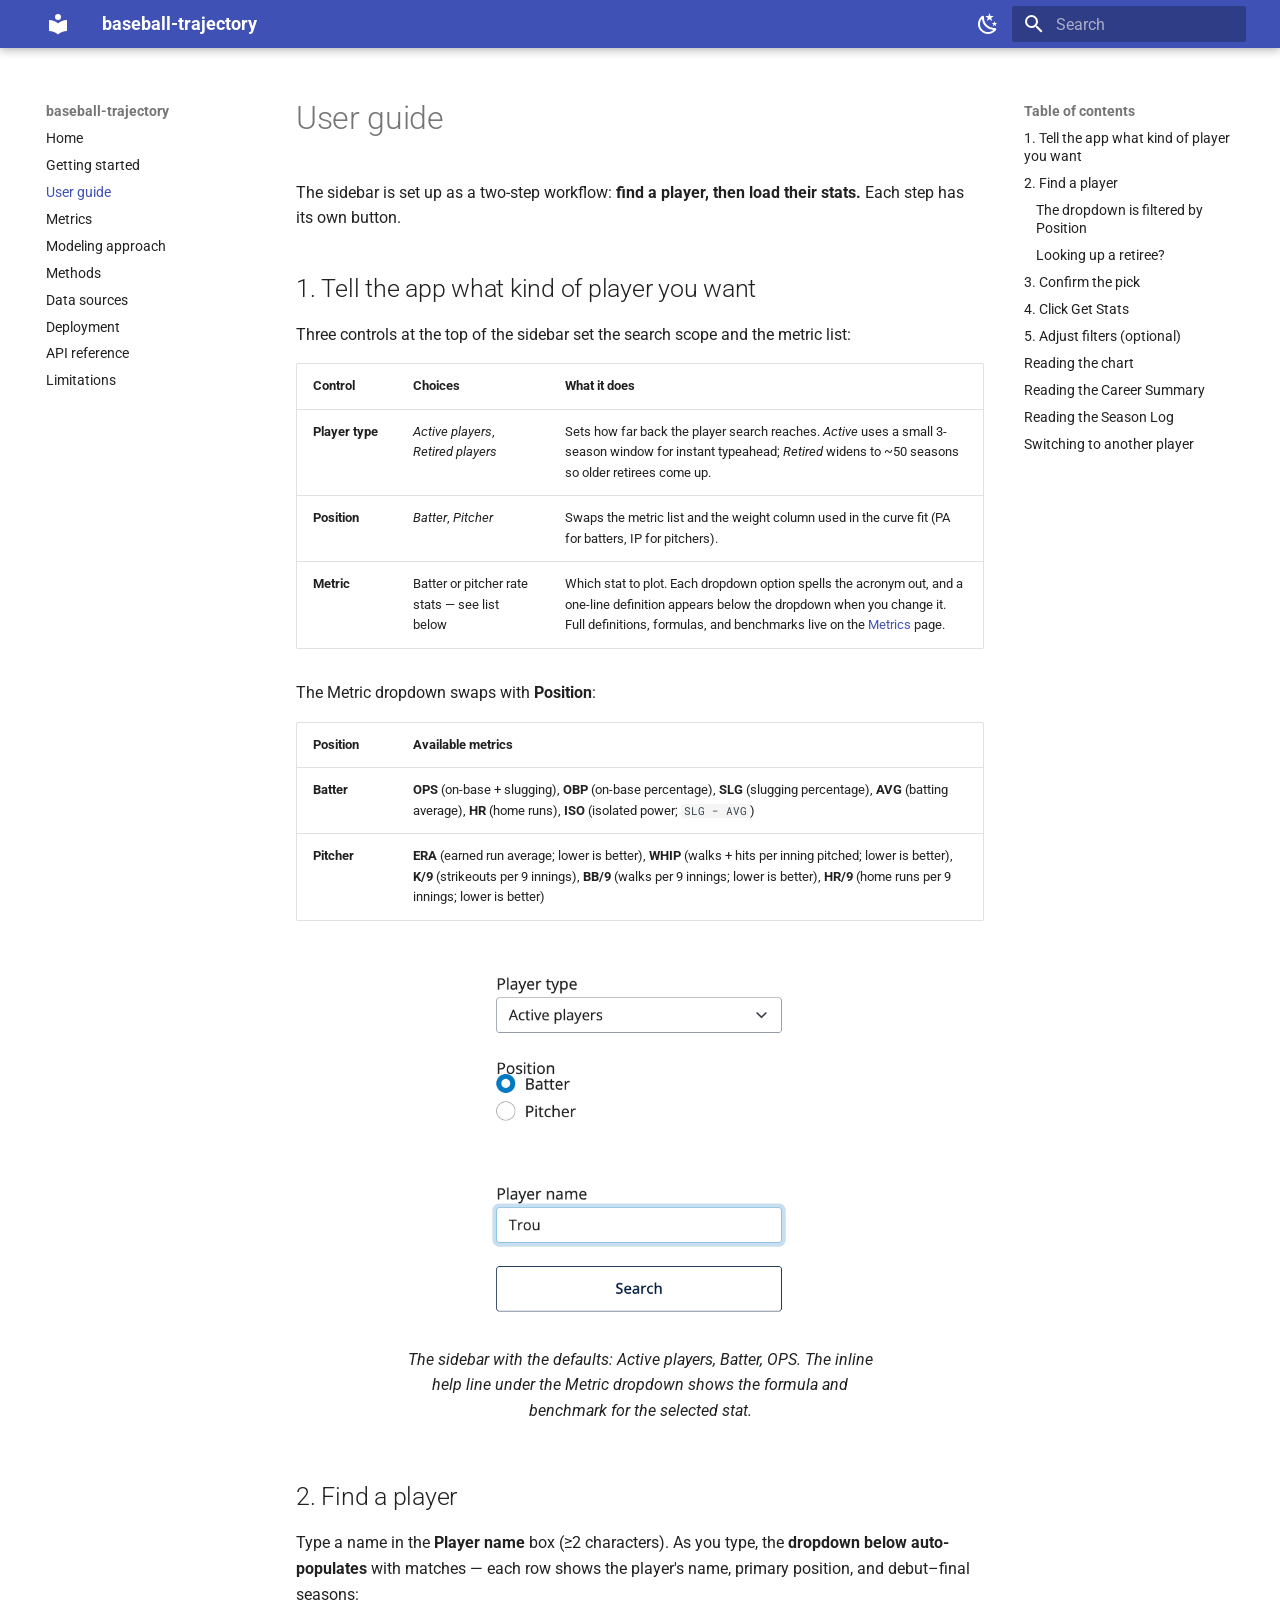
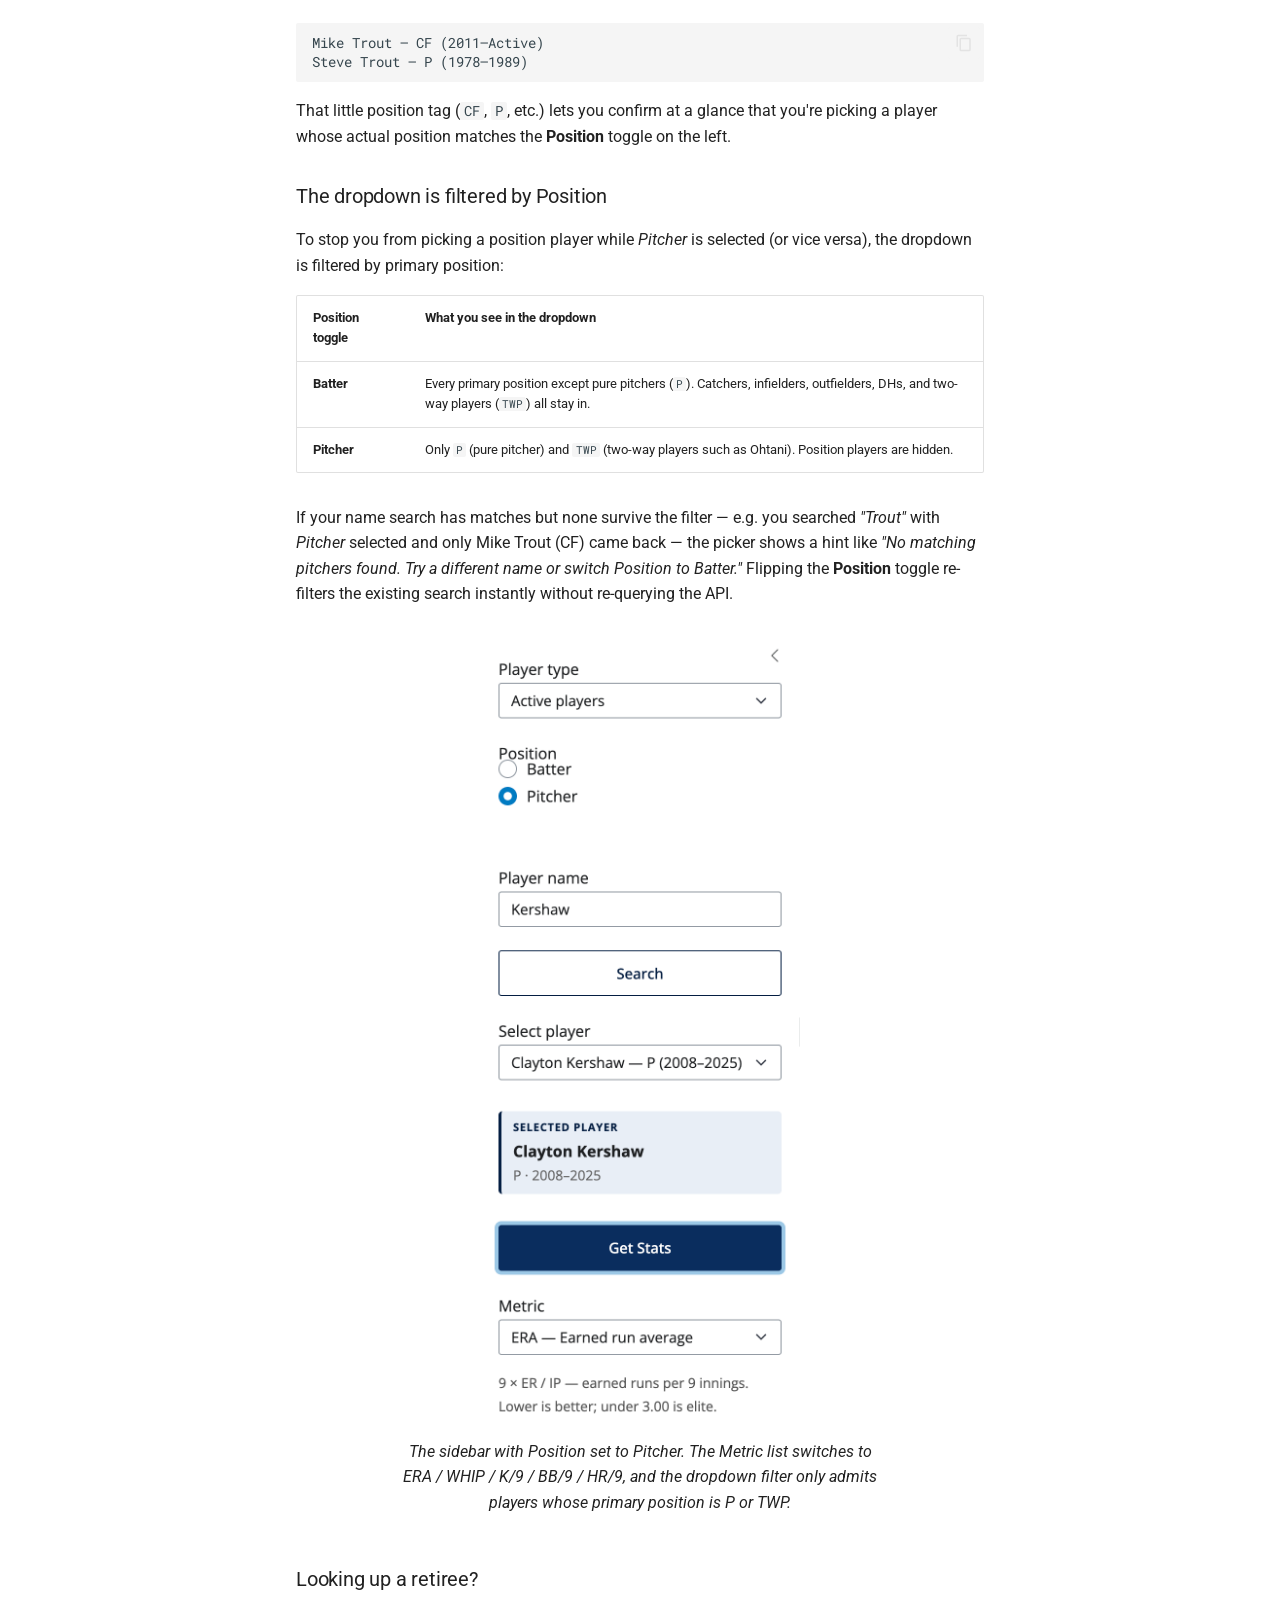
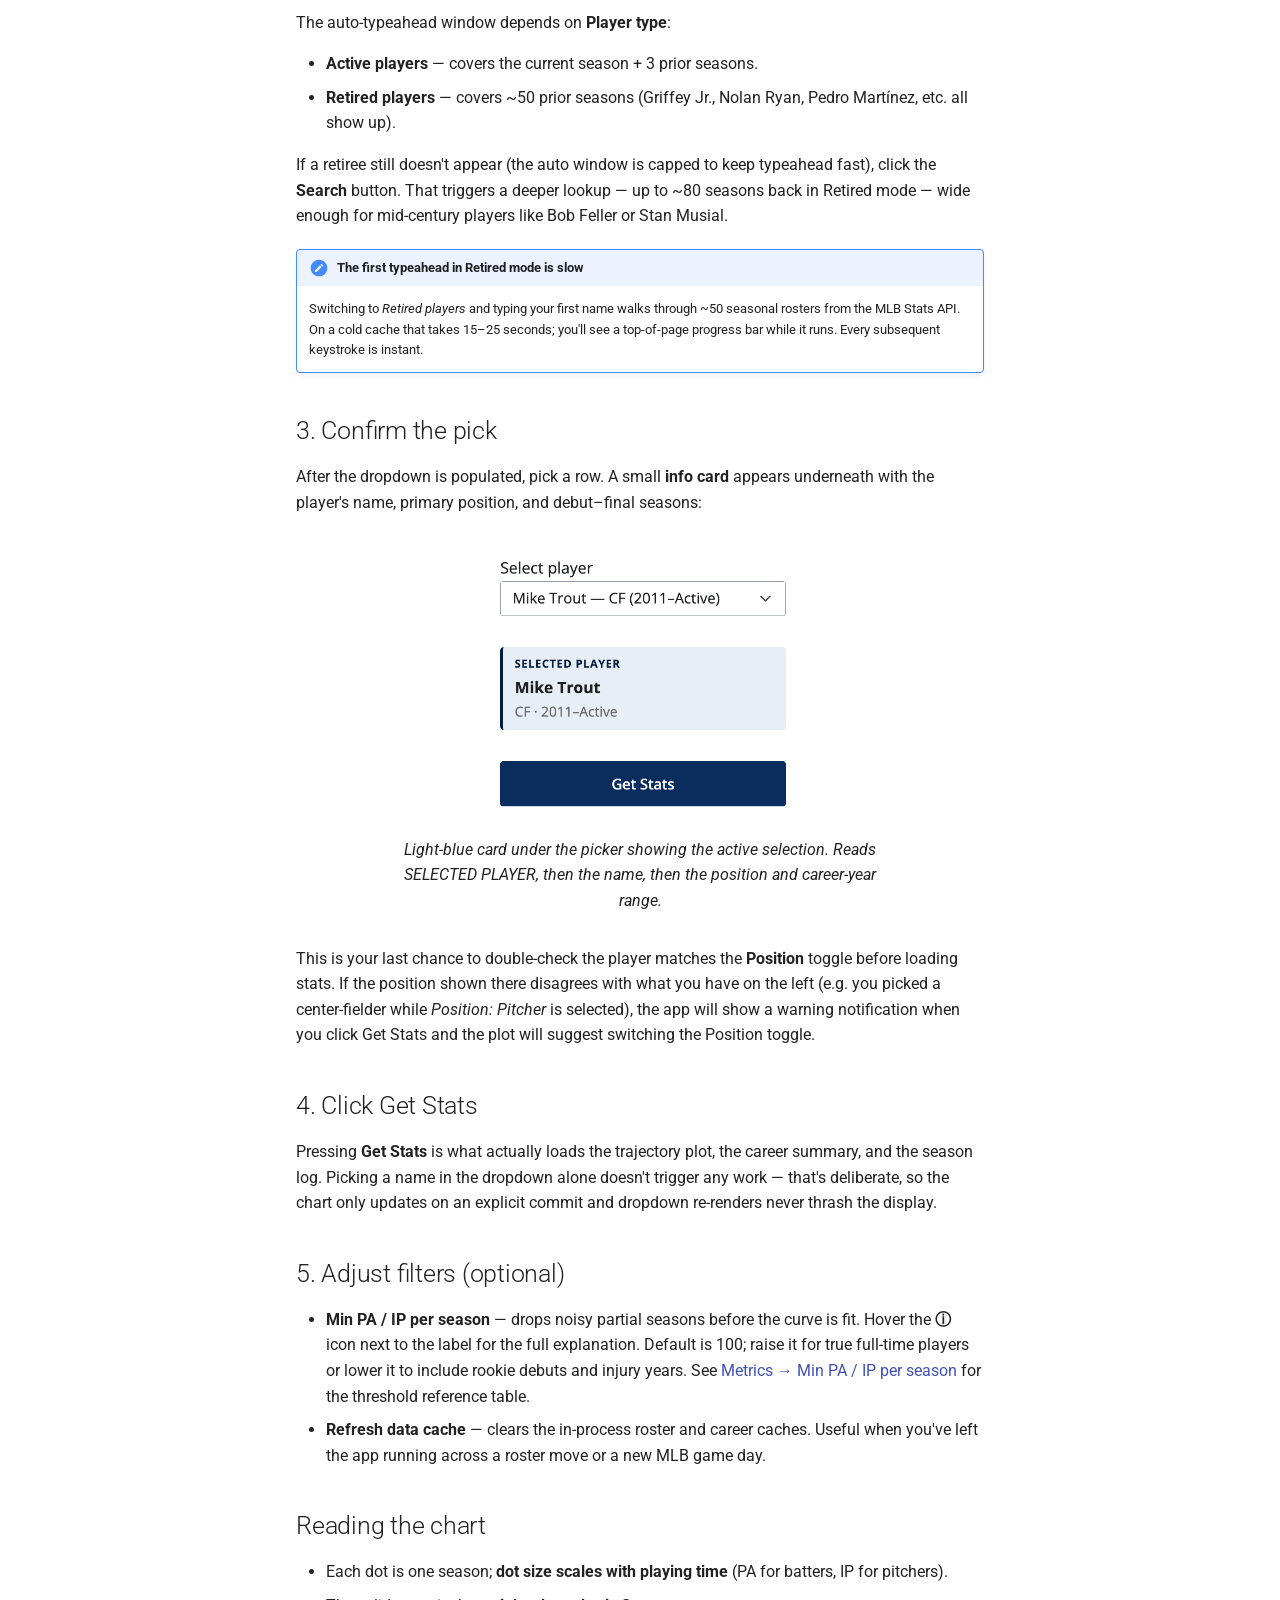
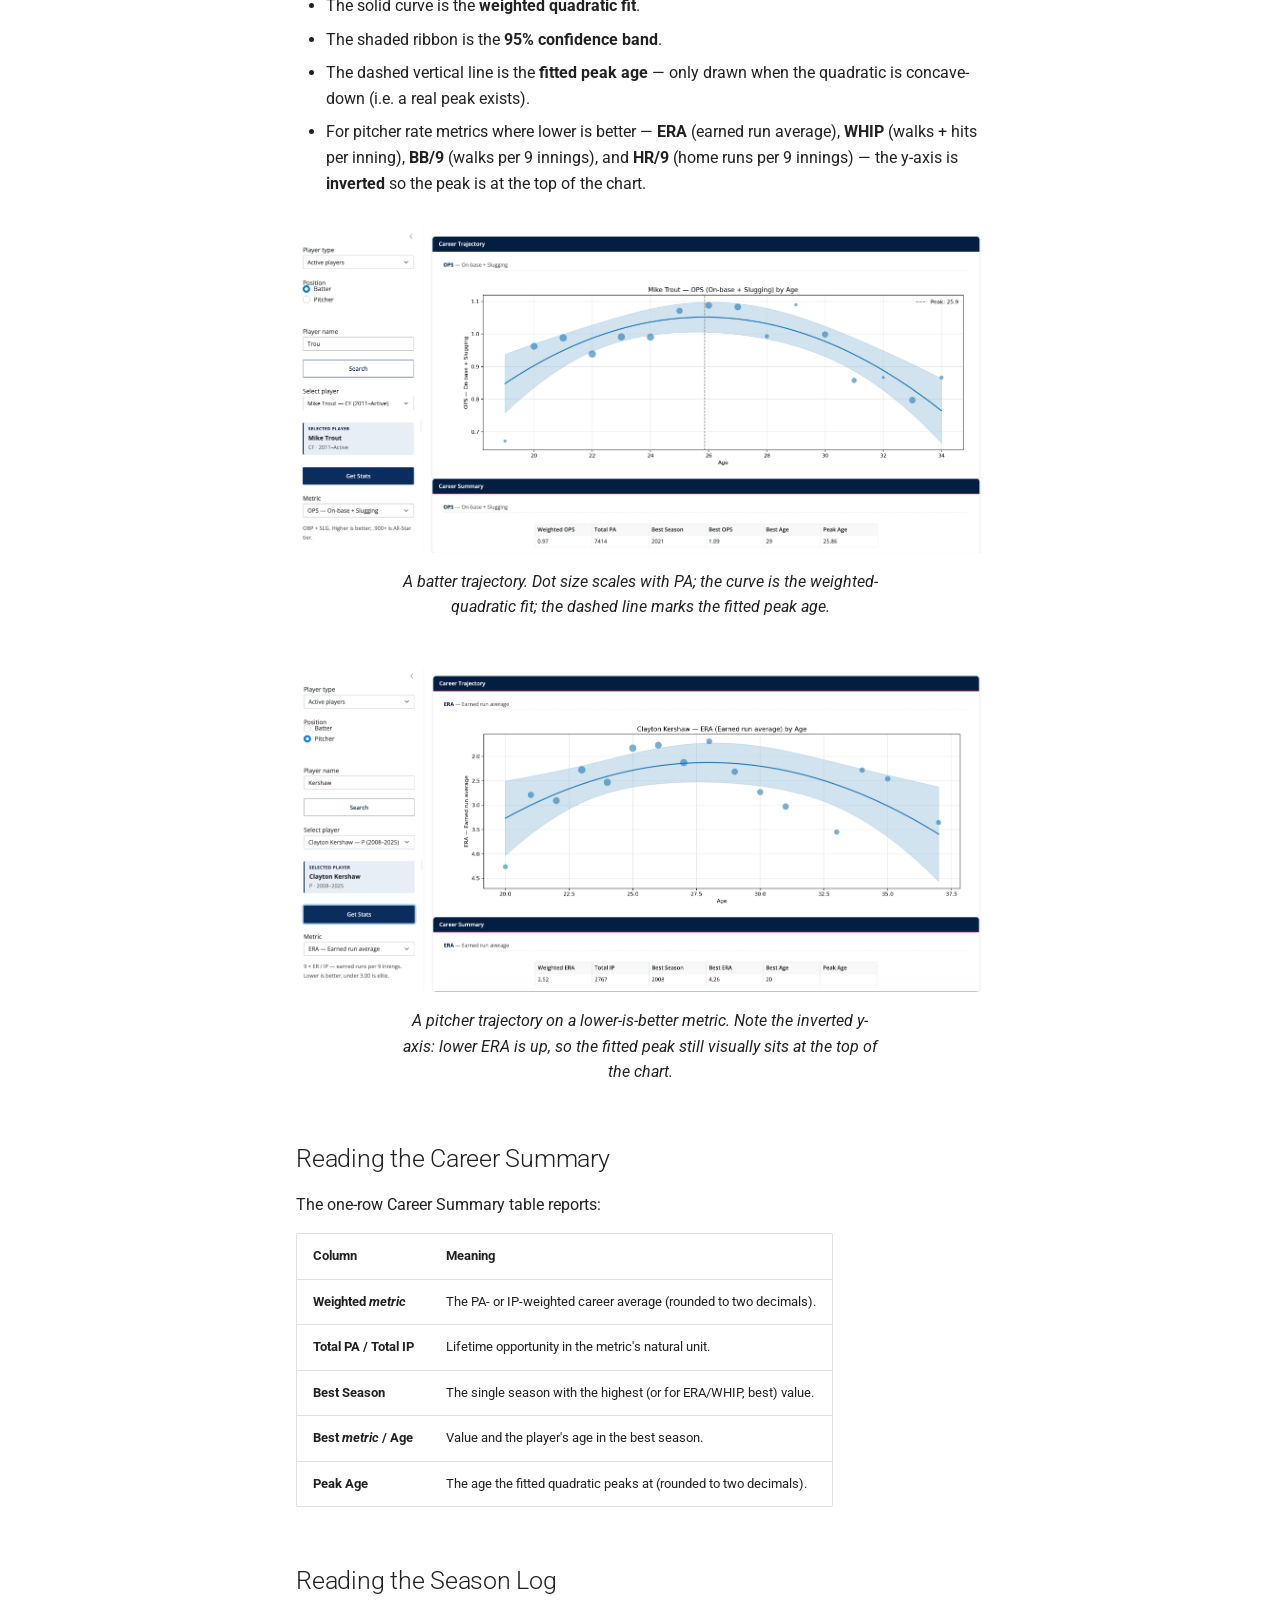
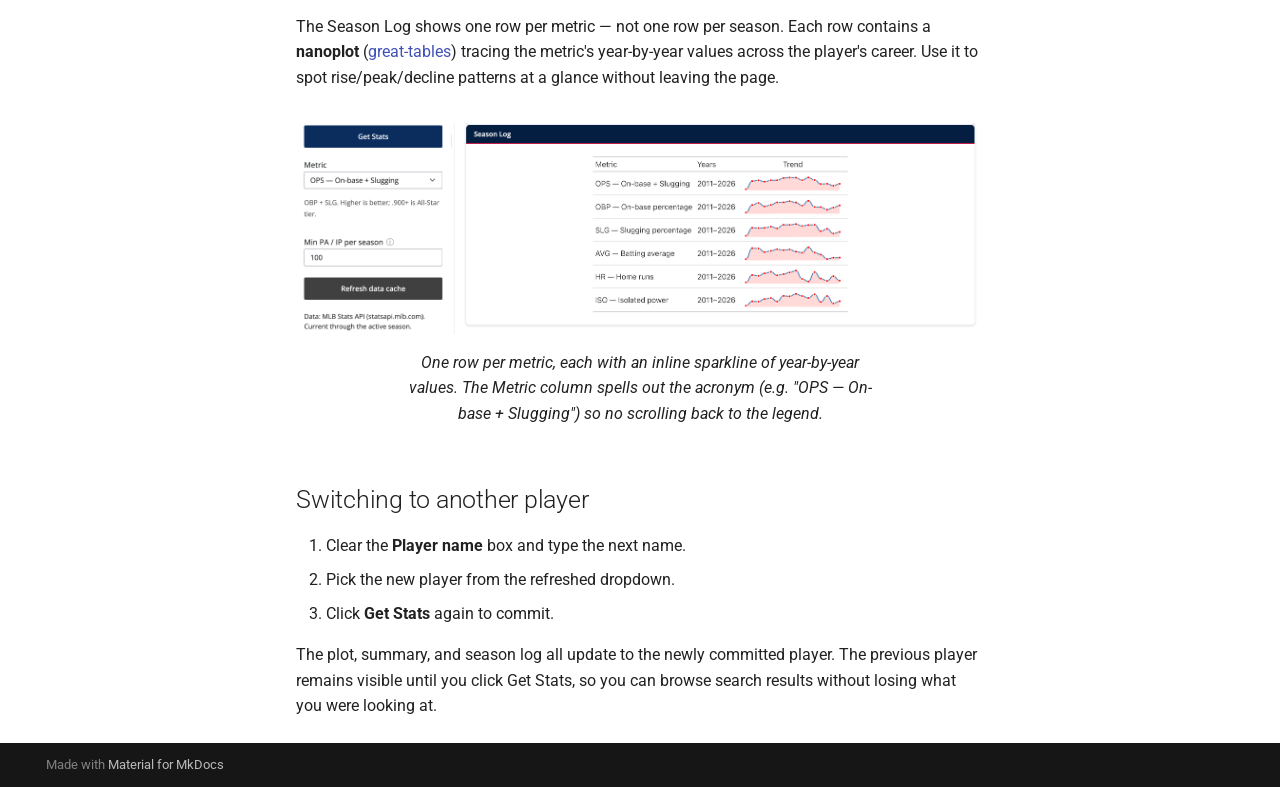
<file: user-guide/index.html>
<!DOCTYPE html><html lang="en" class="no-js"><head>
    
      <meta charset="utf-8">
      <meta name="viewport" content="width=device-width,initial-scale=1">
      
        <meta name="description" content="Visualize a baseball player's career aging curve from MLB Stats API data.">
      
      
      
      
        <link rel="prev" href="../getting-started/">
      
      
        <link rel="next" href="../metrics/">
      
      
        
      
      
      <link rel="icon" href="../assets/images/favicon.png">
      <meta name="generator" content="mkdocs-1.6.1, mkdocs-material-9.7.6">
    
    
      
        <title>User guide - baseball-trajectory</title>
      
    
    
      <link rel="stylesheet" href="../assets/stylesheets/main.484c7ddc.min.css">
      
        
        <link rel="stylesheet" href="../assets/stylesheets/palette.ab4e12ef.min.css">
      
      


    
    
      
    
    
      
        
        
        <link rel="preconnect" href="https://fonts.gstatic.com" crossorigin="">
        <link rel="stylesheet" href="https://fonts.googleapis.com/css?family=Roboto:300,300i,400,400i,700,700i%7CRoboto+Mono:400,400i,700,700i&amp;display=fallback">
        <style>:root{--md-text-font:"Roboto";--md-code-font:"Roboto Mono"}</style>
      
    
    
    <script>__md_scope=new URL("..",location),__md_hash=e=>[...e].reduce(((e,_)=>(e<<5)-e+_.charCodeAt(0)),0),__md_get=(e,_=localStorage,t=__md_scope)=>JSON.parse(_.getItem(t.pathname+"."+e)),__md_set=(e,_,t=localStorage,a=__md_scope)=>{try{t.setItem(a.pathname+"."+e,JSON.stringify(_))}catch(e){}}</script>
    
      

    
    
  <link href="../assets/stylesheets/glightbox.min.css" rel="stylesheet"><script src="../assets/javascripts/glightbox.min.js"></script><style id="glightbox-style">
            html.glightbox-open { overflow: initial; height: 100%; }
            .gslide-title { margin-top: 0px; user-select: text; }
            .gslide-desc { color: #666; user-select: text; }
            .gslide-image img { background: white; }
            .gscrollbar-fixer { padding-right: 15px; }
            .gdesc-inner { font-size: 0.75rem; }
            body[data-md-color-scheme="slate"] .gdesc-inner { background: var(--md-default-bg-color); }
            body[data-md-color-scheme="slate"] .gslide-title { color: var(--md-default-fg-color); }
            body[data-md-color-scheme="slate"] .gslide-desc { color: var(--md-default-fg-color); }
        </style></head>
  
  
    
    
      
    
    
    
    
    <body dir="ltr" data-md-color-scheme="default" data-md-color-primary="indigo" data-md-color-accent="amber">
  
    
    <input class="md-toggle" data-md-toggle="drawer" type="checkbox" id="__drawer" autocomplete="off">
    <input class="md-toggle" data-md-toggle="search" type="checkbox" id="__search" autocomplete="off">
    <label class="md-overlay" for="__drawer"></label>
    <div data-md-component="skip">
      
        
        <a href="#user-guide" class="md-skip">
          Skip to content
        </a>
      
    </div>
    <div data-md-component="announce">
      
    </div>
    
    
      

  

<header class="md-header md-header--shadow" data-md-component="header">
  <nav class="md-header__inner md-grid" aria-label="Header">
    <a href=".." title="baseball-trajectory" class="md-header__button md-logo" aria-label="baseball-trajectory" data-md-component="logo">
      
  
  <svg xmlns="http://www.w3.org/2000/svg" viewBox="0 0 24 24"><path d="M12 8a3 3 0 0 0 3-3 3 3 0 0 0-3-3 3 3 0 0 0-3 3 3 3 0 0 0 3 3m0 3.54C9.64 9.35 6.5 8 3 8v11c3.5 0 6.64 1.35 9 3.54 2.36-2.19 5.5-3.54 9-3.54V8c-3.5 0-6.64 1.35-9 3.54"></path></svg>

    </a>
    <label class="md-header__button md-icon" for="__drawer">
      
      <svg xmlns="http://www.w3.org/2000/svg" viewBox="0 0 24 24"><path d="M3 6h18v2H3zm0 5h18v2H3zm0 5h18v2H3z"></path></svg>
    </label>
    <div class="md-header__title" data-md-component="header-title">
      <div class="md-header__ellipsis">
        <div class="md-header__topic">
          <span class="md-ellipsis">
            baseball-trajectory
          </span>
        </div>
        <div class="md-header__topic" data-md-component="header-topic">
          <span class="md-ellipsis">
            
              User guide
            
          </span>
        </div>
      </div>
    </div>
    
      
        <form class="md-header__option" data-md-component="palette">
  
    
    
    
    <input class="md-option" data-md-color-media="" data-md-color-scheme="default" data-md-color-primary="indigo" data-md-color-accent="amber" aria-label="Switch to dark mode" type="radio" name="__palette" id="__palette_0">
    
      <label class="md-header__button md-icon" title="Switch to dark mode" for="__palette_1" hidden="">
        <svg xmlns="http://www.w3.org/2000/svg" viewBox="0 0 24 24"><path d="m17.75 4.09-2.53 1.94.91 3.06-2.63-1.81-2.63 1.81.91-3.06-2.53-1.94L12.44 4l1.06-3 1.06 3zm3.5 6.91-1.64 1.25.59 1.98-1.7-1.17-1.7 1.17.59-1.98L15.75 11l2.06-.05L18.5 9l.69 1.95zm-2.28 4.95c.83-.08 1.72 1.1 1.19 1.85-.32.45-.66.87-1.08 1.27C15.17 23 8.84 23 4.94 19.07c-3.91-3.9-3.91-10.24 0-14.14.4-.4.82-.76 1.27-1.08.75-.53 1.93.36 1.85 1.19-.27 2.86.69 5.83 2.89 8.02a9.96 9.96 0 0 0 8.02 2.89m-1.64 2.02a12.08 12.08 0 0 1-7.8-3.47c-2.17-2.19-3.33-5-3.49-7.82-2.81 3.14-2.7 7.96.31 10.98 3.02 3.01 7.84 3.12 10.98.31"></path></svg>
      </label>
    
  
    
    
    
    <input class="md-option" data-md-color-media="" data-md-color-scheme="slate" data-md-color-primary="indigo" data-md-color-accent="amber" aria-label="Switch to light mode" type="radio" name="__palette" id="__palette_1">
    
      <label class="md-header__button md-icon" title="Switch to light mode" for="__palette_0" hidden="">
        <svg xmlns="http://www.w3.org/2000/svg" viewBox="0 0 24 24"><path d="M12 7a5 5 0 0 1 5 5 5 5 0 0 1-5 5 5 5 0 0 1-5-5 5 5 0 0 1 5-5m0 2a3 3 0 0 0-3 3 3 3 0 0 0 3 3 3 3 0 0 0 3-3 3 3 0 0 0-3-3m0-7 2.39 3.42C13.65 5.15 12.84 5 12 5s-1.65.15-2.39.42zM3.34 7l4.16-.35A7.2 7.2 0 0 0 5.94 8.5c-.44.74-.69 1.5-.83 2.29zm.02 10 1.76-3.77a7.131 7.131 0 0 0 2.38 4.14zM20.65 7l-1.77 3.79a7.02 7.02 0 0 0-2.38-4.15zm-.01 10-4.14.36c.59-.51 1.12-1.14 1.54-1.86.42-.73.69-1.5.83-2.29zM12 22l-2.41-3.44c.74.27 1.55.44 2.41.44.82 0 1.63-.17 2.37-.44z"></path></svg>
      </label>
    
  
</form>
      
    
    
      <script>var palette=__md_get("__palette");if(palette&&palette.color){if("(prefers-color-scheme)"===palette.color.media){var media=matchMedia("(prefers-color-scheme: light)"),input=document.querySelector(media.matches?"[data-md-color-media='(prefers-color-scheme: light)']":"[data-md-color-media='(prefers-color-scheme: dark)']");palette.color.media=input.getAttribute("data-md-color-media"),palette.color.scheme=input.getAttribute("data-md-color-scheme"),palette.color.primary=input.getAttribute("data-md-color-primary"),palette.color.accent=input.getAttribute("data-md-color-accent")}for(var[key,value]of Object.entries(palette.color))document.body.setAttribute("data-md-color-"+key,value)}</script>
    
    
    
      
      
        <label class="md-header__button md-icon" for="__search">
          
          <svg xmlns="http://www.w3.org/2000/svg" viewBox="0 0 24 24"><path d="M9.5 3A6.5 6.5 0 0 1 16 9.5c0 1.61-.59 3.09-1.56 4.23l.27.27h.79l5 5-1.5 1.5-5-5v-.79l-.27-.27A6.52 6.52 0 0 1 9.5 16 6.5 6.5 0 0 1 3 9.5 6.5 6.5 0 0 1 9.5 3m0 2C7 5 5 7 5 9.5S7 14 9.5 14 14 12 14 9.5 12 5 9.5 5"></path></svg>
        </label>
        <div class="md-search" data-md-component="search" role="dialog">
  <label class="md-search__overlay" for="__search"></label>
  <div class="md-search__inner" role="search">
    <form class="md-search__form" name="search">
      <input type="text" class="md-search__input" name="query" aria-label="Search" placeholder="Search" autocapitalize="off" autocorrect="off" autocomplete="off" spellcheck="false" data-md-component="search-query" required="">
      <label class="md-search__icon md-icon" for="__search">
        
        <svg xmlns="http://www.w3.org/2000/svg" viewBox="0 0 24 24"><path d="M9.5 3A6.5 6.5 0 0 1 16 9.5c0 1.61-.59 3.09-1.56 4.23l.27.27h.79l5 5-1.5 1.5-5-5v-.79l-.27-.27A6.52 6.52 0 0 1 9.5 16 6.5 6.5 0 0 1 3 9.5 6.5 6.5 0 0 1 9.5 3m0 2C7 5 5 7 5 9.5S7 14 9.5 14 14 12 14 9.5 12 5 9.5 5"></path></svg>
        
        <svg xmlns="http://www.w3.org/2000/svg" viewBox="0 0 24 24"><path d="M20 11v2H8l5.5 5.5-1.42 1.42L4.16 12l7.92-7.92L13.5 5.5 8 11z"></path></svg>
      </label>
      <nav class="md-search__options" aria-label="Search">
        
        <button type="reset" class="md-search__icon md-icon" title="Clear" aria-label="Clear" tabindex="-1">
          
          <svg xmlns="http://www.w3.org/2000/svg" viewBox="0 0 24 24"><path d="M19 6.41 17.59 5 12 10.59 6.41 5 5 6.41 10.59 12 5 17.59 6.41 19 12 13.41 17.59 19 19 17.59 13.41 12z"></path></svg>
        </button>
      </nav>
      
        <div class="md-search__suggest" data-md-component="search-suggest"></div>
      
    </form>
    <div class="md-search__output">
      <div class="md-search__scrollwrap" tabindex="0" data-md-scrollfix="">
        <div class="md-search-result" data-md-component="search-result">
          <div class="md-search-result__meta">
            Initializing search
          </div>
          <ol class="md-search-result__list" role="presentation"></ol>
        </div>
      </div>
    </div>
  </div>
</div>
      
    
    
  </nav>
  
</header>
    
    <div class="md-container" data-md-component="container">
      
      
        
          
        
      
      <main class="md-main" data-md-component="main">
        <div class="md-main__inner md-grid">
          
            
              
              <div class="md-sidebar md-sidebar--primary" data-md-component="sidebar" data-md-type="navigation">
                <div class="md-sidebar__scrollwrap">
                  <div class="md-sidebar__inner">
                    



<nav class="md-nav md-nav--primary" aria-label="Navigation" data-md-level="0">
  <label class="md-nav__title" for="__drawer">
    <a href=".." title="baseball-trajectory" class="md-nav__button md-logo" aria-label="baseball-trajectory" data-md-component="logo">
      
  
  <svg xmlns="http://www.w3.org/2000/svg" viewBox="0 0 24 24"><path d="M12 8a3 3 0 0 0 3-3 3 3 0 0 0-3-3 3 3 0 0 0-3 3 3 3 0 0 0 3 3m0 3.54C9.64 9.35 6.5 8 3 8v11c3.5 0 6.64 1.35 9 3.54 2.36-2.19 5.5-3.54 9-3.54V8c-3.5 0-6.64 1.35-9 3.54"></path></svg>

    </a>
    baseball-trajectory
  </label>
  
  <ul class="md-nav__list" data-md-scrollfix="">
    
      
      
  
  
  
  
    <li class="md-nav__item">
      <a href=".." class="md-nav__link">
        
  
  
  <span class="md-ellipsis">
    
  
    Home
  

    
  </span>
  
  

      </a>
    </li>
  

    
      
      
  
  
  
  
    <li class="md-nav__item">
      <a href="../getting-started/" class="md-nav__link">
        
  
  
  <span class="md-ellipsis">
    
  
    Getting started
  

    
  </span>
  
  

      </a>
    </li>
  

    
      
      
  
  
    
  
  
  
    <li class="md-nav__item md-nav__item--active">
      
      <input class="md-nav__toggle md-toggle" type="checkbox" id="__toc">
      
      
        
      
      
        <label class="md-nav__link md-nav__link--active" for="__toc">
          
  
  
  <span class="md-ellipsis">
    
  
    User guide
  

    
  </span>
  
  

          <span class="md-nav__icon md-icon"></span>
        </label>
      
      <a href="./" class="md-nav__link md-nav__link--active">
        
  
  
  <span class="md-ellipsis">
    
  
    User guide
  

    
  </span>
  
  

      </a>
      
        

<nav class="md-nav md-nav--secondary" aria-label="Table of contents">
  
  
  
    
  
  
    <label class="md-nav__title" for="__toc">
      <span class="md-nav__icon md-icon"></span>
      Table of contents
    </label>
    <ul class="md-nav__list" data-md-component="toc" data-md-scrollfix="">
      
        <li class="md-nav__item">
  <a href="#1-tell-the-app-what-kind-of-player-you-want" class="md-nav__link">
    <span class="md-ellipsis">
      
        1. Tell the app what kind of player you want
      
    </span>
  </a>
  
</li>
      
        <li class="md-nav__item">
  <a href="#2-find-a-player" class="md-nav__link">
    <span class="md-ellipsis">
      
        2. Find a player
      
    </span>
  </a>
  
    <nav class="md-nav" aria-label="2. Find a player">
      <ul class="md-nav__list">
        
          <li class="md-nav__item">
  <a href="#the-dropdown-is-filtered-by-position" class="md-nav__link">
    <span class="md-ellipsis">
      
        The dropdown is filtered by Position
      
    </span>
  </a>
  
</li>
        
          <li class="md-nav__item">
  <a href="#looking-up-a-retiree" class="md-nav__link">
    <span class="md-ellipsis">
      
        Looking up a retiree?
      
    </span>
  </a>
  
</li>
        
      </ul>
    </nav>
  
</li>
      
        <li class="md-nav__item">
  <a href="#3-confirm-the-pick" class="md-nav__link">
    <span class="md-ellipsis">
      
        3. Confirm the pick
      
    </span>
  </a>
  
</li>
      
        <li class="md-nav__item">
  <a href="#4-click-get-stats" class="md-nav__link">
    <span class="md-ellipsis">
      
        4. Click Get Stats
      
    </span>
  </a>
  
</li>
      
        <li class="md-nav__item">
  <a href="#5-adjust-filters-optional" class="md-nav__link">
    <span class="md-ellipsis">
      
        5. Adjust filters (optional)
      
    </span>
  </a>
  
</li>
      
        <li class="md-nav__item">
  <a href="#reading-the-chart" class="md-nav__link">
    <span class="md-ellipsis">
      
        Reading the chart
      
    </span>
  </a>
  
</li>
      
        <li class="md-nav__item">
  <a href="#reading-the-career-summary" class="md-nav__link">
    <span class="md-ellipsis">
      
        Reading the Career Summary
      
    </span>
  </a>
  
</li>
      
        <li class="md-nav__item">
  <a href="#reading-the-season-log" class="md-nav__link">
    <span class="md-ellipsis">
      
        Reading the Season Log
      
    </span>
  </a>
  
</li>
      
        <li class="md-nav__item">
  <a href="#switching-to-another-player" class="md-nav__link">
    <span class="md-ellipsis">
      
        Switching to another player
      
    </span>
  </a>
  
</li>
      
    </ul>
  
</nav>
      
    </li>
  

    
      
      
  
  
  
  
    <li class="md-nav__item">
      <a href="../metrics/" class="md-nav__link">
        
  
  
  <span class="md-ellipsis">
    
  
    Metrics
  

    
  </span>
  
  

      </a>
    </li>
  

    
      
      
  
  
  
  
    <li class="md-nav__item">
      <a href="../modeling/" class="md-nav__link">
        
  
  
  <span class="md-ellipsis">
    
  
    Modeling approach
  

    
  </span>
  
  

      </a>
    </li>
  

    
      
      
  
  
  
  
    <li class="md-nav__item">
      <a href="../methods/" class="md-nav__link">
        
  
  
  <span class="md-ellipsis">
    
  
    Methods
  

    
  </span>
  
  

      </a>
    </li>
  

    
      
      
  
  
  
  
    <li class="md-nav__item">
      <a href="../data/" class="md-nav__link">
        
  
  
  <span class="md-ellipsis">
    
  
    Data sources
  

    
  </span>
  
  

      </a>
    </li>
  

    
      
      
  
  
  
  
    <li class="md-nav__item">
      <a href="../deployment/" class="md-nav__link">
        
  
  
  <span class="md-ellipsis">
    
  
    Deployment
  

    
  </span>
  
  

      </a>
    </li>
  

    
      
      
  
  
  
  
    <li class="md-nav__item">
      <a href="../reference/" class="md-nav__link">
        
  
  
  <span class="md-ellipsis">
    
  
    API reference
  

    
  </span>
  
  

      </a>
    </li>
  

    
      
      
  
  
  
  
    <li class="md-nav__item">
      <a href="../limitations/" class="md-nav__link">
        
  
  
  <span class="md-ellipsis">
    
  
    Limitations
  

    
  </span>
  
  

      </a>
    </li>
  

    
  </ul>
</nav>
                  </div>
                </div>
              </div>
            
            
              
              <div class="md-sidebar md-sidebar--secondary" data-md-component="sidebar" data-md-type="toc">
                <div class="md-sidebar__scrollwrap">
                  <div class="md-sidebar__inner">
                    

<nav class="md-nav md-nav--secondary" aria-label="Table of contents">
  
  
  
    
  
  
    <label class="md-nav__title" for="__toc">
      <span class="md-nav__icon md-icon"></span>
      Table of contents
    </label>
    <ul class="md-nav__list" data-md-component="toc" data-md-scrollfix="">
      
        <li class="md-nav__item">
  <a href="#1-tell-the-app-what-kind-of-player-you-want" class="md-nav__link">
    <span class="md-ellipsis">
      
        1. Tell the app what kind of player you want
      
    </span>
  </a>
  
</li>
      
        <li class="md-nav__item">
  <a href="#2-find-a-player" class="md-nav__link">
    <span class="md-ellipsis">
      
        2. Find a player
      
    </span>
  </a>
  
    <nav class="md-nav" aria-label="2. Find a player">
      <ul class="md-nav__list">
        
          <li class="md-nav__item">
  <a href="#the-dropdown-is-filtered-by-position" class="md-nav__link">
    <span class="md-ellipsis">
      
        The dropdown is filtered by Position
      
    </span>
  </a>
  
</li>
        
          <li class="md-nav__item">
  <a href="#looking-up-a-retiree" class="md-nav__link">
    <span class="md-ellipsis">
      
        Looking up a retiree?
      
    </span>
  </a>
  
</li>
        
      </ul>
    </nav>
  
</li>
      
        <li class="md-nav__item">
  <a href="#3-confirm-the-pick" class="md-nav__link">
    <span class="md-ellipsis">
      
        3. Confirm the pick
      
    </span>
  </a>
  
</li>
      
        <li class="md-nav__item">
  <a href="#4-click-get-stats" class="md-nav__link">
    <span class="md-ellipsis">
      
        4. Click Get Stats
      
    </span>
  </a>
  
</li>
      
        <li class="md-nav__item">
  <a href="#5-adjust-filters-optional" class="md-nav__link">
    <span class="md-ellipsis">
      
        5. Adjust filters (optional)
      
    </span>
  </a>
  
</li>
      
        <li class="md-nav__item">
  <a href="#reading-the-chart" class="md-nav__link">
    <span class="md-ellipsis">
      
        Reading the chart
      
    </span>
  </a>
  
</li>
      
        <li class="md-nav__item">
  <a href="#reading-the-career-summary" class="md-nav__link">
    <span class="md-ellipsis">
      
        Reading the Career Summary
      
    </span>
  </a>
  
</li>
      
        <li class="md-nav__item">
  <a href="#reading-the-season-log" class="md-nav__link">
    <span class="md-ellipsis">
      
        Reading the Season Log
      
    </span>
  </a>
  
</li>
      
        <li class="md-nav__item">
  <a href="#switching-to-another-player" class="md-nav__link">
    <span class="md-ellipsis">
      
        Switching to another player
      
    </span>
  </a>
  
</li>
      
    </ul>
  
</nav>
                  </div>
                </div>
              </div>
            
          
          
            <div class="md-content" data-md-component="content">
              
              <article class="md-content__inner md-typeset">
                
                  



<h1 id="user-guide">User guide<a class="headerlink" href="#user-guide" title="Permanent link">¶</a></h1>
<p>The sidebar is set up as a two-step workflow: <strong>find a player, then load
their stats.</strong> Each step has its own button.</p>
<h2 id="1-tell-the-app-what-kind-of-player-you-want">1. Tell the app what kind of player you want<a class="headerlink" href="#1-tell-the-app-what-kind-of-player-you-want" title="Permanent link">¶</a></h2>
<p>Three controls at the top of the sidebar set the search scope and the
metric list:</p>
<table>
<thead>
<tr>
<th>Control</th>
<th>Choices</th>
<th>What it does</th>
</tr>
</thead>
<tbody>
<tr>
<td><strong>Player type</strong></td>
<td><em>Active players</em>, <em>Retired players</em></td>
<td>Sets how far back the player search reaches. <em>Active</em> uses a small 3-season window for instant typeahead; <em>Retired</em> widens to ~50 seasons so older retirees come up.</td>
</tr>
<tr>
<td><strong>Position</strong></td>
<td><em>Batter</em>, <em>Pitcher</em></td>
<td>Swaps the metric list and the weight column used in the curve fit (PA for batters, IP for pitchers).</td>
</tr>
<tr>
<td><strong>Metric</strong></td>
<td>Batter or pitcher rate stats — see list below</td>
<td>Which stat to plot. Each dropdown option spells the acronym out, and a one-line definition appears below the dropdown when you change it. Full definitions, formulas, and benchmarks live on the <a href="../metrics/">Metrics</a> page.</td>
</tr>
</tbody>
</table>
<p>The Metric dropdown swaps with <strong>Position</strong>:</p>
<table>
<thead>
<tr>
<th>Position</th>
<th>Available metrics</th>
</tr>
</thead>
<tbody>
<tr>
<td><strong>Batter</strong></td>
<td><strong>OPS</strong> (on-base + slugging), <strong>OBP</strong> (on-base percentage), <strong>SLG</strong> (slugging percentage), <strong>AVG</strong> (batting average), <strong>HR</strong> (home runs), <strong>ISO</strong> (isolated power; <code>SLG − AVG</code>)</td>
</tr>
<tr>
<td><strong>Pitcher</strong></td>
<td><strong>ERA</strong> (earned run average; lower is better), <strong>WHIP</strong> (walks + hits per inning pitched; lower is better), <strong>K/9</strong> (strikeouts per 9 innings), <strong>BB/9</strong> (walks per 9 innings; lower is better), <strong>HR/9</strong> (home runs per 9 innings; lower is better)</td>
</tr>
</tbody>
</table>
<figure>
<p><a class="glightbox" data-type="image" data-width="auto" data-height="auto" href="../images/sidebar-active-batter.png" data-desc-position="bottom"><img alt="Sidebar configured for an active batter" src="../images/sidebar-active-batter.png" width="320"></a>
  </p>
<figcaption>The sidebar with the defaults: Active players, Batter,
  OPS. The inline help line under the Metric dropdown shows the
  formula and benchmark for the selected stat.</figcaption>
</figure>
<h2 id="2-find-a-player">2. Find a player<a class="headerlink" href="#2-find-a-player" title="Permanent link">¶</a></h2>
<p>Type a name in the <strong>Player name</strong> box (≥2 characters). As you type,
the <strong>dropdown below auto-populates</strong> with matches — each row shows the
player's name, primary position, and debut–final seasons:</p>
<div class="highlight"><pre><span></span><code><a id="__codelineno-0-1" name="__codelineno-0-1" href="#__codelineno-0-1"></a>Mike Trout — CF (2011–Active)
<a id="__codelineno-0-2" name="__codelineno-0-2" href="#__codelineno-0-2"></a>Steve Trout — P (1978–1989)
</code></pre></div>
<p>That little position tag (<code>CF</code>, <code>P</code>, etc.) lets you confirm at a glance
that you're picking a player whose actual position matches the
<strong>Position</strong> toggle on the left.</p>
<h3 id="the-dropdown-is-filtered-by-position">The dropdown is filtered by Position<a class="headerlink" href="#the-dropdown-is-filtered-by-position" title="Permanent link">¶</a></h3>
<p>To stop you from picking a position player while <em>Pitcher</em> is selected
(or vice versa), the dropdown is filtered by primary position:</p>
<table>
<thead>
<tr>
<th>Position toggle</th>
<th>What you see in the dropdown</th>
</tr>
</thead>
<tbody>
<tr>
<td><strong>Batter</strong></td>
<td>Every primary position except pure pitchers (<code>P</code>). Catchers, infielders, outfielders, DHs, and two-way players (<code>TWP</code>) all stay in.</td>
</tr>
<tr>
<td><strong>Pitcher</strong></td>
<td>Only <code>P</code> (pure pitcher) and <code>TWP</code> (two-way players such as Ohtani). Position players are hidden.</td>
</tr>
</tbody>
</table>
<p>If your name search has matches but none survive the filter — e.g. you
searched <em>"Trout"</em> with <em>Pitcher</em> selected and only Mike Trout (CF)
came back — the picker shows a hint like <em>"No matching pitchers found.
Try a different name or switch Position to Batter."</em> Flipping the
<strong>Position</strong> toggle re-filters the existing search instantly without
re-querying the API.</p>
<figure>
<p><a class="glightbox" data-type="image" data-width="auto" data-height="auto" href="../images/sidebar-pitcher-mode.png" data-desc-position="bottom"><img alt="Sidebar in Pitcher mode" src="../images/sidebar-pitcher-mode.png" width="320"></a>
  </p>
<figcaption>The sidebar with Position set to Pitcher. The Metric
  list switches to ERA / WHIP / K/9 / BB/9 / HR/9, and the dropdown
  filter only admits players whose primary position is P or TWP.</figcaption>
</figure>
<h3 id="looking-up-a-retiree">Looking up a retiree?<a class="headerlink" href="#looking-up-a-retiree" title="Permanent link">¶</a></h3>
<p>The auto-typeahead window depends on <strong>Player type</strong>:</p>
<ul>
<li><strong>Active players</strong> — covers the current season + 3 prior seasons.</li>
<li><strong>Retired players</strong> — covers ~50 prior seasons (Griffey Jr.,
  Nolan Ryan, Pedro Martínez, etc. all show up).</li>
</ul>
<p>If a retiree still doesn't appear (the auto window is capped to keep
typeahead fast), click the <strong>Search</strong> button. That triggers a deeper
lookup — up to ~80 seasons back in Retired mode — wide enough for
mid-century players like Bob Feller or Stan Musial.</p>
<div class="admonition note">
<p class="admonition-title">The first typeahead in Retired mode is slow</p>
<p>Switching to <em>Retired players</em> and typing your first name walks
through ~50 seasonal rosters from the MLB Stats API. On a cold
cache that takes 15–25 seconds; you'll see a top-of-page progress
bar while it runs. Every subsequent keystroke is instant.</p>
</div>
<h2 id="3-confirm-the-pick">3. Confirm the pick<a class="headerlink" href="#3-confirm-the-pick" title="Permanent link">¶</a></h2>
<p>After the dropdown is populated, pick a row. A small <strong>info card</strong>
appears underneath with the player's name, primary position, and
debut–final seasons:</p>
<figure>
<p><a class="glightbox" data-type="image" data-width="auto" data-height="auto" href="../images/selected-player-card.png" data-desc-position="bottom"><img alt="Selected-player info card" src="../images/selected-player-card.png" width="320"></a>
  </p>
<figcaption>Light-blue card under the picker showing the active
  selection. Reads SELECTED PLAYER, then the name, then the position
  and career-year range.</figcaption>
</figure>
<p>This is your last chance to double-check the player matches the
<strong>Position</strong> toggle before loading stats. If the position shown there
disagrees with what you have on the left (e.g. you picked a
center-fielder while <em>Position: Pitcher</em> is selected), the app will
show a warning notification when you click Get Stats and the plot will
suggest switching the Position toggle.</p>
<h2 id="4-click-get-stats">4. Click Get Stats<a class="headerlink" href="#4-click-get-stats" title="Permanent link">¶</a></h2>
<p>Pressing <strong>Get Stats</strong> is what actually loads the trajectory plot, the
career summary, and the season log. Picking a name in the dropdown
alone doesn't trigger any work — that's deliberate, so the chart only
updates on an explicit commit and dropdown re-renders never thrash the
display.</p>
<h2 id="5-adjust-filters-optional">5. Adjust filters (optional)<a class="headerlink" href="#5-adjust-filters-optional" title="Permanent link">¶</a></h2>
<ul>
<li><strong>Min PA / IP per season</strong> — drops noisy partial seasons before the
  curve is fit. Hover the <strong>ⓘ</strong> icon next to the label for the full
  explanation. Default is 100; raise it for true full-time players or
  lower it to include rookie debuts and injury years. See
  <a href="../metrics/#min-pa-ip-per-season">Metrics → Min PA / IP per season</a>
  for the threshold reference table.</li>
<li><strong>Refresh data cache</strong> — clears the in-process roster and career
  caches. Useful when you've left the app running across a roster
  move or a new MLB game day.</li>
</ul>
<h2 id="reading-the-chart">Reading the chart<a class="headerlink" href="#reading-the-chart" title="Permanent link">¶</a></h2>
<ul>
<li>Each dot is one season; <strong>dot size scales with playing time</strong> (PA
  for batters, IP for pitchers).</li>
<li>The solid curve is the <strong>weighted quadratic fit</strong>.</li>
<li>The shaded ribbon is the <strong>95% confidence band</strong>.</li>
<li>The dashed vertical line is the <strong>fitted peak age</strong> — only drawn
  when the quadratic is concave-down (i.e. a real peak exists).</li>
<li>For pitcher rate metrics where lower is better — <strong>ERA</strong> (earned
  run average), <strong>WHIP</strong> (walks + hits per inning), <strong>BB/9</strong> (walks
  per 9 innings), and <strong>HR/9</strong> (home runs per 9 innings) — the y-axis
  is <strong>inverted</strong> so the peak is at the top of the chart.</li>
</ul>
<figure>
<p><a class="glightbox" data-type="image" data-width="auto" data-height="auto" href="../images/career-trajectory-trout.png" data-desc-position="bottom"><img alt="Batter trajectory — Mike Trout's OPS by age" src="../images/career-trajectory-trout.png" width="720"></a>
  </p>
<figcaption>A batter trajectory. Dot size scales with PA; the
  curve is the weighted-quadratic fit; the dashed line marks the
  fitted peak age.</figcaption>
</figure>
<figure>
<p><a class="glightbox" data-type="image" data-width="auto" data-height="auto" href="../images/career-trajectory-kershaw.png" data-desc-position="bottom"><img alt="Pitcher trajectory — Clayton Kershaw's ERA by age" src="../images/career-trajectory-kershaw.png" width="720"></a>
  </p>
<figcaption>A pitcher trajectory on a lower-is-better metric. Note
  the inverted y-axis: lower ERA is up, so the fitted peak still
  visually sits at the top of the chart.</figcaption>
</figure>
<h2 id="reading-the-career-summary">Reading the Career Summary<a class="headerlink" href="#reading-the-career-summary" title="Permanent link">¶</a></h2>
<p>The one-row Career Summary table reports:</p>
<table>
<thead>
<tr>
<th>Column</th>
<th>Meaning</th>
</tr>
</thead>
<tbody>
<tr>
<td><strong>Weighted <em>metric</em></strong></td>
<td>The PA- or IP-weighted career average (rounded to two decimals).</td>
</tr>
<tr>
<td><strong>Total PA / Total IP</strong></td>
<td>Lifetime opportunity in the metric's natural unit.</td>
</tr>
<tr>
<td><strong>Best Season</strong></td>
<td>The single season with the highest (or for ERA/WHIP, best) value.</td>
</tr>
<tr>
<td><strong>Best <em>metric</em> / Age</strong></td>
<td>Value and the player's age in the best season.</td>
</tr>
<tr>
<td><strong>Peak Age</strong></td>
<td>The age the fitted quadratic peaks at (rounded to two decimals).</td>
</tr>
</tbody>
</table>
<h2 id="reading-the-season-log">Reading the Season Log<a class="headerlink" href="#reading-the-season-log" title="Permanent link">¶</a></h2>
<p>The Season Log shows one row per metric — not one row per season.
Each row contains a <strong>nanoplot</strong> (<a href="https://posit-dev.github.io/great-tables/reference/GT.fmt_nanoplot.html">great-tables</a>)
tracing the metric's year-by-year values across the player's career.
Use it to spot rise/peak/decline patterns at a glance without leaving
the page.</p>
<figure>
<p><a class="glightbox" data-type="image" data-width="auto" data-height="auto" href="../images/season-log-nanoplots.png" data-desc-position="bottom"><img alt="Season Log nanoplots" src="../images/season-log-nanoplots.png" width="720"></a>
  </p>
<figcaption>One row per metric, each with an inline sparkline of
  year-by-year values. The Metric column spells out the acronym
  (e.g. "OPS — On-base + Slugging") so no scrolling back to the
  legend.</figcaption>
</figure>
<h2 id="switching-to-another-player">Switching to another player<a class="headerlink" href="#switching-to-another-player" title="Permanent link">¶</a></h2>
<ol>
<li>Clear the <strong>Player name</strong> box and type the next name.</li>
<li>Pick the new player from the refreshed dropdown.</li>
<li>Click <strong>Get Stats</strong> again to commit.</li>
</ol>
<p>The plot, summary, and season log all update to the newly committed
player. The previous player remains visible until you click Get
Stats, so you can browse search results without losing what you were
looking at.</p>












                
              </article>
            </div>
          
          
<script>var target=document.getElementById(location.hash.slice(1));target&&target.name&&(target.checked=target.name.startsWith("__tabbed_"))</script>
        </div>
        
          <button type="button" class="md-top md-icon" data-md-component="top" hidden="">
  
  <svg xmlns="http://www.w3.org/2000/svg" viewBox="0 0 24 24"><path d="M13 20h-2V8l-5.5 5.5-1.42-1.42L12 4.16l7.92 7.92-1.42 1.42L13 8z"></path></svg>
  Back to top
</button>
        
      </main>
      
        <footer class="md-footer">
  
  <div class="md-footer-meta md-typeset">
    <div class="md-footer-meta__inner md-grid">
      <div class="md-copyright">
  
  
    Made with
    <a href="https://squidfunk.github.io/mkdocs-material/" target="_blank" rel="noopener">
      Material for MkDocs
    </a>
  
</div>
      
    </div>
  </div>
</footer>
      
    </div>
    <div class="md-dialog" data-md-component="dialog">
      <div class="md-dialog__inner md-typeset"></div>
    </div>
    
    
    
      
      
      <script id="__config" type="application/json">{"annotate": null, "base": "..", "features": ["navigation.instant", "navigation.tracking", "navigation.sections", "navigation.top", "search.suggest", "content.code.copy"], "search": "../assets/javascripts/workers/search.2c215733.min.js", "tags": null, "translations": {"clipboard.copied": "Copied to clipboard", "clipboard.copy": "Copy to clipboard", "search.result.more.one": "1 more on this page", "search.result.more.other": "# more on this page", "search.result.none": "No matching documents", "search.result.one": "1 matching document", "search.result.other": "# matching documents", "search.result.placeholder": "Type to start searching", "search.result.term.missing": "Missing", "select.version": "Select version"}, "version": null}</script>
    
    
      <script src="../assets/javascripts/bundle.79ae519e.min.js"></script>
      
    
  
<script id="init-glightbox">const lightbox = GLightbox({"touchNavigation": true, "loop": false, "zoomable": true, "draggable": true, "openEffect": "zoom", "closeEffect": "zoom", "slideEffect": "slide"});
document$.subscribe(()=>{ lightbox.reload(); });
</script></body></html>
</file>
<file: assets/stylesheets/main.484c7ddc.min.css>
@charset "UTF-8";html{-webkit-text-size-adjust:none;-moz-text-size-adjust:none;text-size-adjust:none;box-sizing:border-box}*,:after,:before{box-sizing:inherit}@media (prefers-reduced-motion){*,:after,:before{transition:none!important}}body{margin:0}a,button,input,label{-webkit-tap-highlight-color:transparent}a{color:inherit;text-decoration:none}hr{border:0;box-sizing:initial;display:block;height:.05rem;overflow:visible;padding:0}small{font-size:80%}sub,sup{line-height:1em}img{border-style:none}table{border-collapse:initial;border-spacing:0}td,th{font-weight:400;vertical-align:top}button{background:#0000;border:0;font-family:inherit;font-size:inherit;margin:0;padding:0}input{border:0;outline:none}:root{--md-primary-fg-color:#4051b5;--md-primary-fg-color--light:#5d6cc0;--md-primary-fg-color--dark:#303fa1;--md-primary-bg-color:#fff;--md-primary-bg-color--light:#ffffffb3;--md-accent-fg-color:#526cfe;--md-accent-fg-color--transparent:#526cfe1a;--md-accent-bg-color:#fff;--md-accent-bg-color--light:#ffffffb3}[data-md-color-scheme=default]{color-scheme:light}[data-md-color-scheme=default] img[src$="#gh-dark-mode-only"],[data-md-color-scheme=default] img[src$="#only-dark"]{display:none}:root,[data-md-color-scheme=default]{--md-hue:225deg;--md-default-fg-color:#000000de;--md-default-fg-color--light:#0000008a;--md-default-fg-color--lighter:#00000052;--md-default-fg-color--lightest:#00000012;--md-default-bg-color:#fff;--md-default-bg-color--light:#ffffffb3;--md-default-bg-color--lighter:#ffffff4d;--md-default-bg-color--lightest:#ffffff1f;--md-code-fg-color:#36464e;--md-code-bg-color:#f5f5f5;--md-code-bg-color--light:#f5f5f5b3;--md-code-bg-color--lighter:#f5f5f54d;--md-code-hl-color:#4287ff;--md-code-hl-color--light:#4287ff1a;--md-code-hl-number-color:#d52a2a;--md-code-hl-special-color:#db1457;--md-code-hl-function-color:#a846b9;--md-code-hl-constant-color:#6e59d9;--md-code-hl-keyword-color:#3f6ec6;--md-code-hl-string-color:#1c7d4d;--md-code-hl-name-color:var(--md-code-fg-color);--md-code-hl-operator-color:var(--md-default-fg-color--light);--md-code-hl-punctuation-color:var(--md-default-fg-color--light);--md-code-hl-comment-color:var(--md-default-fg-color--light);--md-code-hl-generic-color:var(--md-default-fg-color--light);--md-code-hl-variable-color:var(--md-default-fg-color--light);--md-typeset-color:var(--md-default-fg-color);--md-typeset-a-color:var(--md-primary-fg-color);--md-typeset-del-color:#f5503d26;--md-typeset-ins-color:#0bd57026;--md-typeset-kbd-color:#fafafa;--md-typeset-kbd-accent-color:#fff;--md-typeset-kbd-border-color:#b8b8b8;--md-typeset-mark-color:#ffff0080;--md-typeset-table-color:#0000001f;--md-typeset-table-color--light:rgba(0,0,0,.035);--md-admonition-fg-color:var(--md-default-fg-color);--md-admonition-bg-color:var(--md-default-bg-color);--md-warning-fg-color:#000000de;--md-warning-bg-color:#ff9;--md-footer-fg-color:#fff;--md-footer-fg-color--light:#ffffffb3;--md-footer-fg-color--lighter:#ffffff73;--md-footer-bg-color:#000000de;--md-footer-bg-color--dark:#00000052;--md-shadow-z1:0 0.2rem 0.5rem #0000000d,0 0 0.05rem #0000001a;--md-shadow-z2:0 0.2rem 0.5rem #0000001a,0 0 0.05rem #00000040;--md-shadow-z3:0 0.2rem 0.5rem #0003,0 0 0.05rem #00000059}.md-icon svg{fill:currentcolor;display:block;height:1.2rem;width:1.2rem}body{-webkit-font-smoothing:antialiased;-moz-osx-font-smoothing:grayscale;--md-text-font-family:var(--md-text-font,_),-apple-system,BlinkMacSystemFont,Helvetica,Arial,sans-serif;--md-code-font-family:var(--md-code-font,_),SFMono-Regular,Consolas,Menlo,monospace}aside,body,input{font-feature-settings:"kern","liga";color:var(--md-typeset-color);font-family:var(--md-text-font-family)}code,kbd,pre{font-feature-settings:"kern";font-family:var(--md-code-font-family)}:root{--md-typeset-table-sort-icon:url('data:image/svg+xml;charset=utf-8,<svg xmlns="http://www.w3.org/2000/svg" viewBox="0 0 24 24"><path d="m18 21-4-4h3V7h-3l4-4 4 4h-3v10h3M2 19v-2h10v2M2 13v-2h7v2M2 7V5h4v2z"/></svg>');--md-typeset-table-sort-icon--asc:url('data:image/svg+xml;charset=utf-8,<svg xmlns="http://www.w3.org/2000/svg" viewBox="0 0 24 24"><path d="M19 17h3l-4 4-4-4h3V3h2M2 17h10v2H2M6 5v2H2V5m0 6h7v2H2z"/></svg>');--md-typeset-table-sort-icon--desc:url('data:image/svg+xml;charset=utf-8,<svg xmlns="http://www.w3.org/2000/svg" viewBox="0 0 24 24"><path d="M19 7h3l-4-4-4 4h3v14h2M2 17h10v2H2M6 5v2H2V5m0 6h7v2H2z"/></svg>')}.md-typeset{-webkit-print-color-adjust:exact;color-adjust:exact;font-size:.8rem;line-height:1.6;overflow-wrap:break-word}@media print{.md-typeset{font-size:.68rem}}.md-typeset blockquote,.md-typeset dl,.md-typeset figure,.md-typeset ol,.md-typeset pre,.md-typeset ul{margin-bottom:1em;margin-top:1em}.md-typeset h1{color:var(--md-default-fg-color--light);font-size:2em;line-height:1.3;margin:0 0 1.25em}.md-typeset h1,.md-typeset h2{font-weight:300;letter-spacing:-.01em}.md-typeset h2{font-size:1.5625em;line-height:1.4;margin:1.6em 0 .64em}.md-typeset h3{font-size:1.25em;font-weight:400;letter-spacing:-.01em;line-height:1.5;margin:1.6em 0 .8em}.md-typeset h2+h3{margin-top:.8em}.md-typeset h4{font-weight:700;letter-spacing:-.01em;margin:1em 0}.md-typeset h5,.md-typeset h6{color:var(--md-default-fg-color--light);font-size:.8em;font-weight:700;letter-spacing:-.01em;margin:1.25em 0}.md-typeset h5{text-transform:uppercase}.md-typeset h5 code{text-transform:none}.md-typeset hr{border-bottom:.05rem solid var(--md-default-fg-color--lightest);display:flow-root;margin:1.5em 0}.md-typeset a{color:var(--md-typeset-a-color);word-break:break-word}.md-typeset a,.md-typeset a:before{transition:color 125ms}.md-typeset a:focus,.md-typeset a:hover{color:var(--md-accent-fg-color)}.md-typeset a:focus code,.md-typeset a:hover code{background-color:var(--md-accent-fg-color--transparent);color:var(--md-accent-fg-color)}.md-typeset a code{color:var(--md-typeset-a-color)}.md-typeset a.focus-visible{outline-color:var(--md-accent-fg-color);outline-offset:.2rem}.md-typeset code,.md-typeset kbd,.md-typeset pre{color:var(--md-code-fg-color);direction:ltr;font-variant-ligatures:none;transition:background-color 125ms}@media print{.md-typeset code,.md-typeset kbd,.md-typeset pre{white-space:pre-wrap}}.md-typeset code{background-color:var(--md-code-bg-color);border-radius:.1rem;-webkit-box-decoration-break:clone;box-decoration-break:clone;font-size:.85em;padding:0 .2941176471em;transition:color 125ms,background-color 125ms;word-break:break-word}.md-typeset code:not(.focus-visible){-webkit-tap-highlight-color:transparent;outline:none}.md-typeset pre{display:flow-root;line-height:1.4;position:relative}.md-typeset pre>code{-webkit-box-decoration-break:slice;box-decoration-break:slice;box-shadow:none;display:block;margin:0;outline-color:var(--md-accent-fg-color);overflow:auto;padding:.7720588235em 1.1764705882em;scrollbar-color:var(--md-default-fg-color--lighter) #0000;scrollbar-width:thin;touch-action:auto;word-break:normal}.md-typeset pre>code:hover{scrollbar-color:var(--md-accent-fg-color) #0000}.md-typeset pre>code::-webkit-scrollbar{height:.2rem;width:.2rem}.md-typeset pre>code::-webkit-scrollbar-thumb{background-color:var(--md-default-fg-color--lighter)}.md-typeset pre>code::-webkit-scrollbar-thumb:hover{background-color:var(--md-accent-fg-color)}.md-typeset kbd{background-color:var(--md-typeset-kbd-color);border-radius:.1rem;box-shadow:0 .1rem 0 .05rem var(--md-typeset-kbd-border-color),0 .1rem 0 var(--md-typeset-kbd-border-color),0 -.1rem .2rem var(--md-typeset-kbd-accent-color) inset;color:var(--md-default-fg-color);display:inline-block;font-size:.75em;padding:0 .6666666667em;vertical-align:text-top;word-break:break-word}.md-typeset mark{background-color:var(--md-typeset-mark-color);-webkit-box-decoration-break:clone;box-decoration-break:clone;color:inherit;word-break:break-word}.md-typeset abbr{cursor:help;text-decoration:none}.md-typeset [data-preview],.md-typeset abbr{border-bottom:.05rem dotted var(--md-default-fg-color--light)}.md-typeset small{opacity:.75}[dir=ltr] .md-typeset sub,[dir=ltr] .md-typeset sup{margin-left:.078125em}[dir=rtl] .md-typeset sub,[dir=rtl] .md-typeset sup{margin-right:.078125em}[dir=ltr] .md-typeset blockquote{padding-left:.6rem}[dir=rtl] .md-typeset blockquote{padding-right:.6rem}[dir=ltr] .md-typeset blockquote{border-left:.2rem solid var(--md-default-fg-color--lighter)}[dir=rtl] .md-typeset blockquote{border-right:.2rem solid var(--md-default-fg-color--lighter)}.md-typeset blockquote{color:var(--md-default-fg-color--light);margin-left:0;margin-right:0}.md-typeset ul{list-style-type:disc}.md-typeset ul[type]{list-style-type:revert-layer}[dir=ltr] .md-typeset ol,[dir=ltr] .md-typeset ul{margin-left:.625em}[dir=rtl] .md-typeset ol,[dir=rtl] .md-typeset ul{margin-right:.625em}.md-typeset ol,.md-typeset ul{padding:0}.md-typeset ol:not([hidden]),.md-typeset ul:not([hidden]){display:flow-root}.md-typeset ol ol,.md-typeset ul ol{list-style-type:lower-alpha}.md-typeset ol ol ol,.md-typeset ul ol ol{list-style-type:lower-roman}.md-typeset ol ol ol ol,.md-typeset ul ol ol ol{list-style-type:upper-alpha}.md-typeset ol ol ol ol ol,.md-typeset ul ol ol ol ol{list-style-type:upper-roman}.md-typeset ol[type],.md-typeset ul[type]{list-style-type:revert-layer}[dir=ltr] .md-typeset ol li,[dir=ltr] .md-typeset ul li{margin-left:1.25em}[dir=rtl] .md-typeset ol li,[dir=rtl] .md-typeset ul li{margin-right:1.25em}.md-typeset ol li,.md-typeset ul li{margin-bottom:.5em}.md-typeset ol li blockquote,.md-typeset ol li p,.md-typeset ul li blockquote,.md-typeset ul li p{margin:.5em 0}.md-typeset ol li:last-child,.md-typeset ul li:last-child{margin-bottom:0}[dir=ltr] .md-typeset ol li ol,[dir=ltr] .md-typeset ol li ul,[dir=ltr] .md-typeset ul li ol,[dir=ltr] .md-typeset ul li ul{margin-left:.625em}[dir=rtl] .md-typeset ol li ol,[dir=rtl] .md-typeset ol li ul,[dir=rtl] .md-typeset ul li ol,[dir=rtl] .md-typeset ul li ul{margin-right:.625em}.md-typeset ol li ol,.md-typeset ol li ul,.md-typeset ul li ol,.md-typeset ul li ul{margin-bottom:.5em;margin-top:.5em}[dir=ltr] .md-typeset dd{margin-left:1.875em}[dir=rtl] .md-typeset dd{margin-right:1.875em}.md-typeset dd{margin-bottom:1.5em;margin-top:1em}.md-typeset img,.md-typeset svg,.md-typeset video{height:auto;max-width:100%}.md-typeset img[align=left]{margin:1em 1em 1em 0}.md-typeset img[align=right]{margin:1em 0 1em 1em}.md-typeset img[align]:only-child{margin-top:0}.md-typeset figure{display:flow-root;margin:1em auto;max-width:100%;text-align:center;width:fit-content}.md-typeset figure img{display:block;margin:0 auto}.md-typeset figcaption{font-style:italic;margin:1em auto;max-width:24rem}.md-typeset iframe{max-width:100%}.md-typeset table:not([class]){background-color:var(--md-default-bg-color);border:.05rem solid var(--md-typeset-table-color);border-radius:.1rem;display:inline-block;font-size:.64rem;max-width:100%;overflow:auto;touch-action:auto}@media print{.md-typeset table:not([class]){display:table}}.md-typeset table:not([class])+*{margin-top:1.5em}.md-typeset table:not([class]) td>:first-child,.md-typeset table:not([class]) th>:first-child{margin-top:0}.md-typeset table:not([class]) td>:last-child,.md-typeset table:not([class]) th>:last-child{margin-bottom:0}.md-typeset table:not([class]) td:not([align]),.md-typeset table:not([class]) th:not([align]){text-align:left}[dir=rtl] .md-typeset table:not([class]) td:not([align]),[dir=rtl] .md-typeset table:not([class]) th:not([align]){text-align:right}.md-typeset table:not([class]) th{font-weight:700;min-width:5rem;padding:.9375em 1.25em;vertical-align:top}.md-typeset table:not([class]) td{border-top:.05rem solid var(--md-typeset-table-color);padding:.9375em 1.25em;vertical-align:top}.md-typeset table:not([class]) tbody tr{transition:background-color 125ms}.md-typeset table:not([class]) tbody tr:hover{background-color:var(--md-typeset-table-color--light);box-shadow:0 .05rem 0 var(--md-default-bg-color) inset}.md-typeset table:not([class]) a{word-break:normal}.md-typeset table th[role=columnheader]{cursor:pointer}[dir=ltr] .md-typeset table th[role=columnheader]:after{margin-left:.5em}[dir=rtl] .md-typeset table th[role=columnheader]:after{margin-right:.5em}.md-typeset table th[role=columnheader]:after{content:"";display:inline-block;height:1.2em;-webkit-mask-image:var(--md-typeset-table-sort-icon);mask-image:var(--md-typeset-table-sort-icon);-webkit-mask-repeat:no-repeat;mask-repeat:no-repeat;-webkit-mask-size:contain;mask-size:contain;transition:background-color 125ms;vertical-align:text-bottom;width:1.2em}.md-typeset table th[role=columnheader]:hover:after{background-color:var(--md-default-fg-color--lighter)}.md-typeset table th[role=columnheader][aria-sort=ascending]:after{background-color:var(--md-default-fg-color--light);-webkit-mask-image:var(--md-typeset-table-sort-icon--asc);mask-image:var(--md-typeset-table-sort-icon--asc)}.md-typeset table th[role=columnheader][aria-sort=descending]:after{background-color:var(--md-default-fg-color--light);-webkit-mask-image:var(--md-typeset-table-sort-icon--desc);mask-image:var(--md-typeset-table-sort-icon--desc)}.md-typeset__scrollwrap{margin:1em -.8rem;overflow-x:auto;touch-action:auto}.md-typeset__table{display:inline-block;margin-bottom:.5em;padding:0 .8rem}@media print{.md-typeset__table{display:block}}html .md-typeset__table table{display:table;margin:0;overflow:hidden;width:100%}@media screen and (max-width:44.984375em){.md-content__inner>pre{margin:1em -.8rem}.md-content__inner>pre code{border-radius:0}}.md-typeset .md-author{border-radius:100%;display:block;flex-shrink:0;height:1.6rem;overflow:hidden;position:relative;transition:color 125ms,transform 125ms;width:1.6rem}.md-typeset .md-author img{display:block}.md-typeset .md-author--more{background:var(--md-default-fg-color--lightest);color:var(--md-default-fg-color--lighter);font-size:.6rem;font-weight:700;line-height:1.6rem;text-align:center}.md-typeset .md-author--long{height:2.4rem;width:2.4rem}.md-typeset a.md-author{transform:scale(1)}.md-typeset a.md-author img{border-radius:100%;filter:grayscale(100%) opacity(75%);transition:filter 125ms}.md-typeset a.md-author:focus,.md-typeset a.md-author:hover{transform:scale(1.1);z-index:1}.md-typeset a.md-author:focus img,.md-typeset a.md-author:hover img{filter:grayscale(0)}.md-banner{background-color:var(--md-footer-bg-color);color:var(--md-footer-fg-color);overflow:auto}@media print{.md-banner{display:none}}.md-banner--warning{background-color:var(--md-warning-bg-color);color:var(--md-warning-fg-color)}.md-banner__inner{font-size:.7rem;margin:.6rem auto;padding:0 .8rem}[dir=ltr] .md-banner__button{float:right}[dir=rtl] .md-banner__button{float:left}.md-banner__button{color:inherit;cursor:pointer;transition:opacity .25s}.no-js .md-banner__button{display:none}.md-banner__button:hover{opacity:.7}html{font-size:125%;height:100%;overflow-x:hidden}@media screen and (min-width:100em){html{font-size:137.5%}}@media screen and (min-width:125em){html{font-size:150%}}body{background-color:var(--md-default-bg-color);display:flex;flex-direction:column;font-size:.5rem;min-height:100%;position:relative;width:100%}@media print{body{display:block}}@media screen and (max-width:59.984375em){body[data-md-scrolllock]{position:fixed}}.md-grid{margin-left:auto;margin-right:auto;max-width:61rem}.md-container{display:flex;flex-direction:column;flex-grow:1}@media print{.md-container{display:block}}.md-main{flex-grow:1}.md-main__inner{display:flex;height:100%;margin-top:1.5rem}.md-ellipsis{overflow:hidden;text-overflow:ellipsis}.md-toggle{display:none}.md-option{height:0;opacity:0;position:absolute;width:0}.md-option:checked+label:not([hidden]){display:block}.md-option.focus-visible+label{outline-color:var(--md-accent-fg-color);outline-style:auto}.md-skip{background-color:var(--md-default-fg-color);border-radius:.1rem;color:var(--md-default-bg-color);font-size:.64rem;margin:.5rem;opacity:0;outline-color:var(--md-accent-fg-color);padding:.3rem .5rem;position:fixed;transform:translateY(.4rem);z-index:-1}.md-skip:focus{opacity:1;transform:translateY(0);transition:transform .25s cubic-bezier(.4,0,.2,1),opacity 175ms 75ms;z-index:10}@page{margin:25mm}:root{--md-clipboard-icon:url('data:image/svg+xml;charset=utf-8,<svg xmlns="http://www.w3.org/2000/svg" viewBox="0 0 24 24"><path d="M19 21H8V7h11m0-2H8a2 2 0 0 0-2 2v14a2 2 0 0 0 2 2h11a2 2 0 0 0 2-2V7a2 2 0 0 0-2-2m-3-4H4a2 2 0 0 0-2 2v14h2V3h12z"/></svg>')}.md-clipboard{border-radius:.1rem;color:var(--md-default-fg-color--lightest);cursor:pointer;height:1.5em;outline-color:var(--md-accent-fg-color);outline-offset:.1rem;transition:color .25s;width:1.5em;z-index:1}@media print{.md-clipboard{display:none}}.md-clipboard:not(.focus-visible){-webkit-tap-highlight-color:transparent;outline:none}:hover>.md-clipboard{color:var(--md-default-fg-color--light)}.md-clipboard:focus,.md-clipboard:hover{color:var(--md-accent-fg-color)}.md-clipboard:after{background-color:currentcolor;content:"";display:block;height:1.125em;margin:0 auto;-webkit-mask-image:var(--md-clipboard-icon);mask-image:var(--md-clipboard-icon);-webkit-mask-position:center;mask-position:center;-webkit-mask-repeat:no-repeat;mask-repeat:no-repeat;-webkit-mask-size:contain;mask-size:contain;width:1.125em}.md-clipboard--inline{cursor:pointer}.md-clipboard--inline code{transition:color .25s,background-color .25s}.md-clipboard--inline:focus code,.md-clipboard--inline:hover code{background-color:var(--md-accent-fg-color--transparent);color:var(--md-accent-fg-color)}:root{--md-code-select-icon:url('data:image/svg+xml;charset=utf-8,<svg xmlns="http://www.w3.org/2000/svg" viewBox="0 0 24 24"><path d="M19 19h-4v2h4c1.1 0 2-.9 2-2v-4h-2m0-12h-4v2h4v4h2V5c0-1.1-.9-2-2-2M5 5h4V3H5c-1.1 0-2 .9-2 2v4h2m0 6H3v4c0 1.1.9 2 2 2h4v-2H5zm2-4h2v2H7zm4 0h2v2h-2zm4 0h2v2h-2zM7 7h2v2H7zm4 0h2v2h-2zm4 0h2v2h-2zm-8 8h2v2H7zm4 0h2v2h-2zm4 0h2v2h-2z"/></svg>');--md-code-copy-icon:url('data:image/svg+xml;charset=utf-8,<svg xmlns="http://www.w3.org/2000/svg" viewBox="0 0 24 24"><path d="M19 21H8V7h11m0-2H8a2 2 0 0 0-2 2v14a2 2 0 0 0 2 2h11a2 2 0 0 0 2-2V7a2 2 0 0 0-2-2m-3-4H4a2 2 0 0 0-2 2v14h2V3h12z"/></svg>')}.md-typeset .md-code__content{display:grid}.md-code__nav{background-color:var(--md-code-bg-color--lighter);border-radius:.1rem;display:flex;gap:.2rem;padding:.2rem;position:absolute;right:.25em;top:.25em;transition:background-color .25s;z-index:1}:hover>.md-code__nav{background-color:var(--md-code-bg-color--light)}.md-code__button{color:var(--md-default-fg-color--lightest);cursor:pointer;display:block;height:1.5em;outline-color:var(--md-accent-fg-color);outline-offset:.1rem;transition:color .25s;width:1.5em}:hover>*>.md-code__button{color:var(--md-default-fg-color--light)}.md-code__button.focus-visible,.md-code__button:hover{color:var(--md-accent-fg-color)}.md-code__button--active{color:var(--md-default-fg-color)!important}.md-code__button:after{background-color:currentcolor;content:"";display:block;height:1.125em;margin:0 auto;-webkit-mask-position:center;mask-position:center;-webkit-mask-repeat:no-repeat;mask-repeat:no-repeat;-webkit-mask-size:contain;mask-size:contain;width:1.125em}.md-code__button[data-md-type=select]:after{-webkit-mask-image:var(--md-code-select-icon);mask-image:var(--md-code-select-icon)}.md-code__button[data-md-type=copy]:after{-webkit-mask-image:var(--md-code-copy-icon);mask-image:var(--md-code-copy-icon)}@keyframes consent{0%{opacity:0;transform:translateY(100%)}to{opacity:1;transform:translateY(0)}}@keyframes overlay{0%{opacity:0}to{opacity:1}}.md-consent__overlay{animation:overlay .25s both;-webkit-backdrop-filter:blur(.1rem);backdrop-filter:blur(.1rem);background-color:#0000008a;height:100%;opacity:1;position:fixed;top:0;width:100%;z-index:5}.md-consent__inner{animation:consent .5s cubic-bezier(.1,.7,.1,1) both;background-color:var(--md-default-bg-color);border:0;border-radius:.1rem;bottom:0;box-shadow:0 0 .2rem #0000001a,0 .2rem .4rem #0003;max-height:100%;overflow:auto;padding:0;position:fixed;width:100%;z-index:5}.md-consent__form{padding:.8rem}.md-consent__settings{display:none;margin:1em 0}input:checked+.md-consent__settings{display:block}.md-consent__controls{margin-bottom:.8rem}.md-typeset .md-consent__controls .md-button{display:inline}@media screen and (max-width:44.984375em){.md-typeset .md-consent__controls .md-button{display:block;margin-top:.4rem;text-align:center;width:100%}}.md-consent label{cursor:pointer}.md-content{flex-grow:1;min-width:0}.md-content__inner{margin:0 .8rem 1.2rem;padding-top:.6rem}@media screen and (min-width:76.25em){[dir=ltr] .md-sidebar--primary:not([hidden])~.md-content>.md-content__inner{margin-left:1.2rem}[dir=ltr] .md-sidebar--secondary:not([hidden])~.md-content>.md-content__inner,[dir=rtl] .md-sidebar--primary:not([hidden])~.md-content>.md-content__inner{margin-right:1.2rem}[dir=rtl] .md-sidebar--secondary:not([hidden])~.md-content>.md-content__inner{margin-left:1.2rem}}.md-content__inner:before{content:"";display:block;height:.4rem}.md-content__inner>:last-child{margin-bottom:0}[dir=ltr] .md-content__button{float:right}[dir=rtl] .md-content__button{float:left}[dir=ltr] .md-content__button{margin-left:.4rem}[dir=rtl] .md-content__button{margin-right:.4rem}.md-content__button{margin:.4rem 0;padding:0}@media print{.md-content__button{display:none}}.md-typeset .md-content__button{color:var(--md-default-fg-color--lighter)}.md-content__button svg{display:inline;vertical-align:top}[dir=rtl] .md-content__button svg{transform:scaleX(-1)}[dir=ltr] .md-dialog{right:.8rem}[dir=rtl] .md-dialog{left:.8rem}.md-dialog{background-color:var(--md-default-fg-color);border-radius:.1rem;bottom:.8rem;box-shadow:var(--md-shadow-z3);min-width:11.1rem;opacity:0;padding:.4rem .6rem;pointer-events:none;position:fixed;transform:translateY(100%);transition:transform 0ms .4s,opacity .4s;z-index:4}@media print{.md-dialog{display:none}}.md-dialog--active{opacity:1;pointer-events:auto;transform:translateY(0);transition:transform .4s cubic-bezier(.075,.85,.175,1),opacity .4s}.md-dialog__inner{color:var(--md-default-bg-color);font-size:.7rem}.md-feedback{margin:2em 0 1em;text-align:center}.md-feedback fieldset{border:none;margin:0;padding:0}.md-feedback__title{font-weight:700;margin:1em auto}.md-feedback__inner{position:relative}.md-feedback__list{display:flex;flex-wrap:wrap;place-content:baseline center;position:relative}.md-feedback__list:hover .md-icon:not(:disabled){color:var(--md-default-fg-color--lighter)}:disabled .md-feedback__list{min-height:1.8rem}.md-feedback__icon{color:var(--md-default-fg-color--light);cursor:pointer;flex-shrink:0;margin:0 .1rem;transition:color 125ms}.md-feedback__icon:not(:disabled).md-icon:hover{color:var(--md-accent-fg-color)}.md-feedback__icon:disabled{color:var(--md-default-fg-color--lightest);pointer-events:none}.md-feedback__note{opacity:0;position:relative;transform:translateY(.4rem);transition:transform .4s cubic-bezier(.1,.7,.1,1),opacity .15s}.md-feedback__note>*{margin:0 auto;max-width:16rem}:disabled .md-feedback__note{opacity:1;transform:translateY(0)}@media print{.md-feedback{display:none}}.md-footer{background-color:var(--md-footer-bg-color);color:var(--md-footer-fg-color)}@media print{.md-footer{display:none}}.md-footer__inner{justify-content:space-between;overflow:auto;padding:.2rem}.md-footer__inner:not([hidden]){display:flex}.md-footer__link{align-items:end;display:flex;flex-grow:0.01;margin-bottom:.4rem;margin-top:1rem;max-width:100%;outline-color:var(--md-accent-fg-color);overflow:hidden;transition:opacity .25s}.md-footer__link:focus,.md-footer__link:hover{opacity:.7}[dir=rtl] .md-footer__link svg{transform:scaleX(-1)}@media screen and (max-width:44.984375em){.md-footer__link--prev{flex-shrink:0}.md-footer__link--prev .md-footer__title{display:none}}[dir=ltr] .md-footer__link--next{margin-left:auto}[dir=rtl] .md-footer__link--next{margin-right:auto}.md-footer__link--next{text-align:right}[dir=rtl] .md-footer__link--next{text-align:left}.md-footer__title{flex-grow:1;font-size:.9rem;margin-bottom:.7rem;max-width:calc(100% - 2.4rem);padding:0 1rem;white-space:nowrap}.md-footer__button{margin:.2rem;padding:.4rem}.md-footer__direction{font-size:.64rem;opacity:.7}.md-footer-meta{background-color:var(--md-footer-bg-color--dark)}.md-footer-meta__inner{display:flex;flex-wrap:wrap;justify-content:space-between;padding:.2rem}html .md-footer-meta.md-typeset a{color:var(--md-footer-fg-color--light)}html .md-footer-meta.md-typeset a:focus,html .md-footer-meta.md-typeset a:hover{color:var(--md-footer-fg-color)}.md-copyright{color:var(--md-footer-fg-color--lighter);font-size:.64rem;margin:auto .6rem;padding:.4rem 0;width:100%}@media screen and (min-width:45em){.md-copyright{width:auto}}.md-copyright__highlight{color:var(--md-footer-fg-color--light)}.md-social{display:inline-flex;gap:.2rem;margin:0 .4rem;padding:.2rem 0 .6rem}@media screen and (min-width:45em){.md-social{padding:.6rem 0}}.md-social__link{display:inline-block;height:1.6rem;text-align:center;width:1.6rem}.md-social__link:before{line-height:1.9}.md-social__link svg{fill:currentcolor;max-height:.8rem;vertical-align:-25%}.md-typeset .md-button{border:.1rem solid;border-radius:.1rem;color:var(--md-primary-fg-color);cursor:pointer;display:inline-block;font-weight:700;padding:.625em 2em;transition:color 125ms,background-color 125ms,border-color 125ms}.md-typeset .md-button--primary{background-color:var(--md-primary-fg-color);border-color:var(--md-primary-fg-color);color:var(--md-primary-bg-color)}.md-typeset .md-button:focus,.md-typeset .md-button:hover{background-color:var(--md-accent-fg-color);border-color:var(--md-accent-fg-color);color:var(--md-accent-bg-color)}[dir=ltr] .md-typeset .md-input{border-top-left-radius:.1rem}[dir=ltr] .md-typeset .md-input,[dir=rtl] .md-typeset .md-input{border-top-right-radius:.1rem}[dir=rtl] .md-typeset .md-input{border-top-left-radius:.1rem}.md-typeset .md-input{border-bottom:.1rem solid var(--md-default-fg-color--lighter);box-shadow:var(--md-shadow-z1);font-size:.8rem;height:1.8rem;padding:0 .6rem;transition:border .25s,box-shadow .25s}.md-typeset .md-input:focus,.md-typeset .md-input:hover{border-bottom-color:var(--md-accent-fg-color);box-shadow:var(--md-shadow-z2)}.md-typeset .md-input--stretch{width:100%}.md-header{background-color:var(--md-primary-fg-color);box-shadow:0 0 .2rem #0000,0 .2rem .4rem #0000;color:var(--md-primary-bg-color);display:block;left:0;position:sticky;right:0;top:0;z-index:4}@media print{.md-header{display:none}}.md-header[hidden]{transform:translateY(-100%);transition:transform .25s cubic-bezier(.8,0,.6,1),box-shadow .25s}.md-header--shadow{box-shadow:0 0 .2rem #0000001a,0 .2rem .4rem #0003;transition:transform .25s cubic-bezier(.1,.7,.1,1),box-shadow .25s}.md-header__inner{align-items:center;display:flex;padding:0 .2rem}.md-header__button{color:currentcolor;cursor:pointer;margin:.2rem;outline-color:var(--md-accent-fg-color);padding:.4rem;position:relative;transition:opacity .25s;vertical-align:middle;z-index:1}.md-header__button:hover{opacity:.7}.md-header__button:not([hidden]){display:inline-block}.md-header__button:not(.focus-visible){-webkit-tap-highlight-color:transparent;outline:none}.md-header__button.md-logo{margin:.2rem;padding:.4rem}@media screen and (max-width:76.234375em){.md-header__button.md-logo{display:none}}.md-header__button.md-logo img,.md-header__button.md-logo svg{fill:currentcolor;display:block;height:1.2rem;width:auto}@media screen and (min-width:60em){.md-header__button[for=__search]{display:none}}.no-js .md-header__button[for=__search]{display:none}[dir=rtl] .md-header__button[for=__search] svg{transform:scaleX(-1)}@media screen and (min-width:76.25em){.md-header__button[for=__drawer]{display:none}}.md-header__topic{display:flex;max-width:100%;position:absolute;transition:transform .4s cubic-bezier(.1,.7,.1,1),opacity .15s;white-space:nowrap}.md-header__topic+.md-header__topic{opacity:0;pointer-events:none;transform:translateX(1.25rem);transition:transform .4s cubic-bezier(1,.7,.1,.1),opacity .15s;z-index:-1}[dir=rtl] .md-header__topic+.md-header__topic{transform:translateX(-1.25rem)}.md-header__topic:first-child{font-weight:700}[dir=ltr] .md-header__title{margin-left:1rem;margin-right:.4rem}[dir=rtl] .md-header__title{margin-left:.4rem;margin-right:1rem}.md-header__title{flex-grow:1;font-size:.9rem;height:2.4rem;line-height:2.4rem}.md-header__title--active .md-header__topic{opacity:0;pointer-events:none;transform:translateX(-1.25rem);transition:transform .4s cubic-bezier(1,.7,.1,.1),opacity .15s;z-index:-1}[dir=rtl] .md-header__title--active .md-header__topic{transform:translateX(1.25rem)}.md-header__title--active .md-header__topic+.md-header__topic{opacity:1;pointer-events:auto;transform:translateX(0);transition:transform .4s cubic-bezier(.1,.7,.1,1),opacity .15s;z-index:0}.md-header__title>.md-header__ellipsis{height:100%;position:relative;width:100%}.md-header__option{display:flex;flex-shrink:0;max-width:100%;transition:max-width 0ms .25s,opacity .25s .25s;white-space:nowrap}[data-md-toggle=search]:checked~.md-header .md-header__option{max-width:0;opacity:0;transition:max-width 0ms,opacity 0ms}.md-header__option>input{bottom:0}.md-header__source{display:none}@media screen and (min-width:60em){[dir=ltr] .md-header__source{margin-left:1rem}[dir=rtl] .md-header__source{margin-right:1rem}.md-header__source{display:block;max-width:11.7rem;width:11.7rem}}@media screen and (min-width:76.25em){[dir=ltr] .md-header__source{margin-left:1.4rem}[dir=rtl] .md-header__source{margin-right:1.4rem}}.md-meta{color:var(--md-default-fg-color--light);font-size:.7rem;line-height:1.3}.md-meta__list{display:inline-flex;flex-wrap:wrap;list-style:none;margin:0;padding:0}.md-meta__item:not(:last-child):after{content:"·";margin-left:.2rem;margin-right:.2rem}.md-meta__link{color:var(--md-typeset-a-color)}.md-meta__link:focus,.md-meta__link:hover{color:var(--md-accent-fg-color)}.md-draft{background-color:#ff1744;border-radius:.125em;color:#fff;display:inline-block;font-weight:700;padding-left:.5714285714em;padding-right:.5714285714em}:root{--md-nav-icon--prev:url('data:image/svg+xml;charset=utf-8,<svg xmlns="http://www.w3.org/2000/svg" viewBox="0 0 24 24"><path d="M20 11v2H8l5.5 5.5-1.42 1.42L4.16 12l7.92-7.92L13.5 5.5 8 11z"/></svg>');--md-nav-icon--next:url('data:image/svg+xml;charset=utf-8,<svg xmlns="http://www.w3.org/2000/svg" viewBox="0 0 24 24"><path d="M8.59 16.58 13.17 12 8.59 7.41 10 6l6 6-6 6z"/></svg>');--md-toc-icon:url('data:image/svg+xml;charset=utf-8,<svg xmlns="http://www.w3.org/2000/svg" viewBox="0 0 24 24"><path d="M3 9h14V7H3zm0 4h14v-2H3zm0 4h14v-2H3zm16 0h2v-2h-2zm0-10v2h2V7zm0 6h2v-2h-2z"/></svg>')}.md-nav{font-size:.7rem;line-height:1.3}.md-nav__title{color:var(--md-default-fg-color--light);display:block;font-weight:700;overflow:hidden;padding:0 .6rem;text-overflow:ellipsis}.md-nav__title .md-nav__button{display:none}.md-nav__title .md-nav__button img{height:100%;width:auto}.md-nav__title .md-nav__button.md-logo img,.md-nav__title .md-nav__button.md-logo svg{fill:currentcolor;display:block;height:2.4rem;max-width:100%;object-fit:contain;width:auto}.md-nav__list{list-style:none;margin:0;padding:0}.md-nav__link{align-items:flex-start;display:flex;gap:.4rem;margin-top:.625em;scroll-snap-align:start;transition:color 125ms}.md-nav__link--passed,.md-nav__link--passed code{color:var(--md-default-fg-color--light)}.md-nav__item .md-nav__link--active,.md-nav__item .md-nav__link--active code{color:var(--md-typeset-a-color)}.md-nav__link .md-ellipsis{position:relative}.md-nav__link .md-ellipsis code{word-break:normal}[dir=ltr] .md-nav__link .md-icon:last-child{margin-left:auto}[dir=rtl] .md-nav__link .md-icon:last-child{margin-right:auto}.md-nav__link .md-typeset{font-size:.7rem;line-height:1.3}.md-nav__link svg{fill:currentcolor;flex-shrink:0;height:1.3em;position:relative}.md-nav__link[for]:focus,.md-nav__link[for]:hover,.md-nav__link[href]:focus,.md-nav__link[href]:hover{color:var(--md-accent-fg-color);cursor:pointer}.md-nav__link[for]:focus code,.md-nav__link[for]:hover code,.md-nav__link[href]:focus code,.md-nav__link[href]:hover code{background-color:var(--md-accent-fg-color--transparent);color:var(--md-accent-fg-color)}.md-nav__link.focus-visible{outline-color:var(--md-accent-fg-color);outline-offset:.2rem}.md-nav--primary .md-nav__link[for=__toc]{display:none}.md-nav--primary .md-nav__link[for=__toc] .md-icon:after{background-color:currentcolor;display:block;height:100%;-webkit-mask-image:var(--md-toc-icon);mask-image:var(--md-toc-icon);width:100%}.md-nav--primary .md-nav__link[for=__toc]~.md-nav{display:none}.md-nav__container>.md-nav__link{margin-top:0}.md-nav__container>.md-nav__link:first-child{flex-grow:1;min-width:0}.md-nav__icon{flex-shrink:0}.md-nav__source{display:none}@media screen and (max-width:76.234375em){.md-nav--primary,.md-nav--primary .md-nav{background-color:var(--md-default-bg-color);display:flex;flex-direction:column;height:100%;left:0;position:absolute;right:0;top:0;z-index:1}.md-nav--primary .md-nav__item,.md-nav--primary .md-nav__title{font-size:.8rem;line-height:1.5}.md-nav--primary .md-nav__title{background-color:var(--md-default-fg-color--lightest);color:var(--md-default-fg-color--light);cursor:pointer;height:5.6rem;line-height:2.4rem;padding:3rem .8rem .2rem;position:relative;white-space:nowrap}[dir=ltr] .md-nav--primary .md-nav__title .md-nav__icon{left:.4rem}[dir=rtl] .md-nav--primary .md-nav__title .md-nav__icon{right:.4rem}.md-nav--primary .md-nav__title .md-nav__icon{display:block;height:1.2rem;margin:.2rem;position:absolute;top:.4rem;width:1.2rem}.md-nav--primary .md-nav__title .md-nav__icon:after{background-color:currentcolor;content:"";display:block;height:100%;-webkit-mask-image:var(--md-nav-icon--prev);mask-image:var(--md-nav-icon--prev);-webkit-mask-position:center;mask-position:center;-webkit-mask-repeat:no-repeat;mask-repeat:no-repeat;-webkit-mask-size:contain;mask-size:contain;width:100%}.md-nav--primary .md-nav__title~.md-nav__list{background-color:var(--md-default-bg-color);box-shadow:0 .05rem 0 var(--md-default-fg-color--lightest) inset;overflow-y:auto;scroll-snap-type:y mandatory;touch-action:pan-y}.md-nav--primary .md-nav__title~.md-nav__list>:first-child{border-top:0}.md-nav--primary .md-nav__title[for=__drawer]{background-color:var(--md-primary-fg-color);color:var(--md-primary-bg-color);font-weight:700}.md-nav--primary .md-nav__title .md-logo{display:block;left:.2rem;margin:.2rem;padding:.4rem;position:absolute;right:.2rem;top:.2rem}.md-nav--primary .md-nav__list{flex:1}.md-nav--primary .md-nav__item{border-top:.05rem solid var(--md-default-fg-color--lightest)}.md-nav--primary .md-nav__item--active>.md-nav__link{color:var(--md-typeset-a-color)}.md-nav--primary .md-nav__item--active>.md-nav__link:focus,.md-nav--primary .md-nav__item--active>.md-nav__link:hover{color:var(--md-accent-fg-color)}.md-nav--primary .md-nav__link{margin-top:0;padding:.6rem .8rem}.md-nav--primary .md-nav__link svg{margin-top:.1em}.md-nav--primary .md-nav__link>.md-nav__link{padding:0}[dir=ltr] .md-nav--primary .md-nav__link .md-nav__icon{margin-right:-.2rem}[dir=rtl] .md-nav--primary .md-nav__link .md-nav__icon{margin-left:-.2rem}.md-nav--primary .md-nav__link .md-nav__icon{font-size:1.2rem;height:1.2rem;width:1.2rem}.md-nav--primary .md-nav__link .md-nav__icon:after{background-color:currentcolor;content:"";display:block;height:100%;-webkit-mask-image:var(--md-nav-icon--next);mask-image:var(--md-nav-icon--next);-webkit-mask-position:center;mask-position:center;-webkit-mask-repeat:no-repeat;mask-repeat:no-repeat;-webkit-mask-size:contain;mask-size:contain;width:100%}[dir=rtl] .md-nav--primary .md-nav__icon:after{transform:scale(-1)}.md-nav--primary .md-nav--secondary .md-nav{background-color:initial;position:static}[dir=ltr] .md-nav--primary .md-nav--secondary .md-nav .md-nav__link{padding-left:1.4rem}[dir=rtl] .md-nav--primary .md-nav--secondary .md-nav .md-nav__link{padding-right:1.4rem}[dir=ltr] .md-nav--primary .md-nav--secondary .md-nav .md-nav .md-nav__link{padding-left:2rem}[dir=rtl] .md-nav--primary .md-nav--secondary .md-nav .md-nav .md-nav__link{padding-right:2rem}[dir=ltr] .md-nav--primary .md-nav--secondary .md-nav .md-nav .md-nav .md-nav__link{padding-left:2.6rem}[dir=rtl] .md-nav--primary .md-nav--secondary .md-nav .md-nav .md-nav .md-nav__link{padding-right:2.6rem}[dir=ltr] .md-nav--primary .md-nav--secondary .md-nav .md-nav .md-nav .md-nav .md-nav__link{padding-left:3.2rem}[dir=rtl] .md-nav--primary .md-nav--secondary .md-nav .md-nav .md-nav .md-nav .md-nav__link{padding-right:3.2rem}.md-nav--secondary{background-color:initial}.md-nav__toggle~.md-nav{display:flex;opacity:0;transform:translateX(100%);transition:transform .25s cubic-bezier(.8,0,.6,1),opacity 125ms 50ms}[dir=rtl] .md-nav__toggle~.md-nav{transform:translateX(-100%)}.md-nav__toggle:checked~.md-nav{opacity:1;transform:translateX(0);transition:transform .25s cubic-bezier(.4,0,.2,1),opacity 125ms 125ms}.md-nav__toggle:checked~.md-nav>.md-nav__list{backface-visibility:hidden}}@media screen and (max-width:59.984375em){.md-nav--primary .md-nav__link[for=__toc]{display:flex}.md-nav--primary .md-nav__link[for=__toc] .md-icon:after{content:""}.md-nav--primary .md-nav__link[for=__toc]+.md-nav__link{display:none}.md-nav--primary .md-nav__link[for=__toc]~.md-nav{display:flex}.md-nav__source{background-color:var(--md-primary-fg-color--dark);color:var(--md-primary-bg-color);display:block;padding:0 .2rem}}@media screen and (min-width:60em) and (max-width:76.234375em){.md-nav--integrated .md-nav__link[for=__toc]{display:flex}.md-nav--integrated .md-nav__link[for=__toc] .md-icon:after{content:""}.md-nav--integrated .md-nav__link[for=__toc]+.md-nav__link{display:none}.md-nav--integrated .md-nav__link[for=__toc]~.md-nav{display:flex}}@media screen and (min-width:60em){.md-nav{margin-bottom:-.4rem}.md-nav--secondary .md-nav__title{background:var(--md-default-bg-color);box-shadow:0 0 .4rem .4rem var(--md-default-bg-color);position:sticky;top:0;z-index:1}.md-nav--secondary .md-nav__title[for=__toc]{scroll-snap-align:start}.md-nav--secondary .md-nav__title .md-nav__icon{display:none}[dir=ltr] .md-nav--secondary .md-nav__list{padding-left:.6rem}[dir=rtl] .md-nav--secondary .md-nav__list{padding-right:.6rem}.md-nav--secondary .md-nav__list{padding-bottom:.4rem}[dir=ltr] .md-nav--secondary .md-nav__item>.md-nav__link{margin-right:.4rem}[dir=rtl] .md-nav--secondary .md-nav__item>.md-nav__link{margin-left:.4rem}}@media screen and (min-width:76.25em){.md-nav{margin-bottom:-.4rem;transition:max-height .25s cubic-bezier(.86,0,.07,1)}.md-nav--primary .md-nav__title{background:var(--md-default-bg-color);box-shadow:0 0 .4rem .4rem var(--md-default-bg-color);position:sticky;top:0;z-index:1}.md-nav--primary .md-nav__title[for=__drawer]{scroll-snap-align:start}.md-nav--primary .md-nav__title .md-nav__icon{display:none}[dir=ltr] .md-nav--primary .md-nav__list{padding-left:.6rem}[dir=rtl] .md-nav--primary .md-nav__list{padding-right:.6rem}.md-nav--primary .md-nav__list{padding-bottom:.4rem}[dir=ltr] .md-nav--primary .md-nav__item>.md-nav__link{margin-right:.4rem}[dir=rtl] .md-nav--primary .md-nav__item>.md-nav__link{margin-left:.4rem}.md-nav__toggle~.md-nav{display:grid;grid-template-rows:minmax(.4rem,0fr);opacity:0;transition:grid-template-rows .25s cubic-bezier(.86,0,.07,1),opacity .25s,visibility 0ms .25s;visibility:collapse}.md-nav__toggle~.md-nav>.md-nav__list{overflow:hidden}.md-nav__toggle.md-toggle--indeterminate~.md-nav,.md-nav__toggle:checked~.md-nav{grid-template-rows:minmax(.4rem,1fr);opacity:1;transition:grid-template-rows .25s cubic-bezier(.86,0,.07,1),opacity .15s .1s,visibility 0ms;visibility:visible}.md-nav__toggle.md-toggle--indeterminate~.md-nav{transition:none}.md-nav__item--nested>.md-nav>.md-nav__title{display:none}.md-nav__item--section{display:block;margin:1.25em 0}.md-nav__item--section:last-child{margin-bottom:0}.md-nav__item--section>.md-nav__link{font-weight:700}.md-nav__item--section>.md-nav__link[for]{color:var(--md-default-fg-color--light)}.md-nav__item--section>.md-nav__link:not(.md-nav__container){pointer-events:none}.md-nav__item--section>.md-nav__link .md-icon,.md-nav__item--section>.md-nav__link>[for]{display:none}[dir=ltr] .md-nav__item--section>.md-nav{margin-left:-.6rem}[dir=rtl] .md-nav__item--section>.md-nav{margin-right:-.6rem}.md-nav__item--section>.md-nav{display:block;opacity:1;visibility:visible}.md-nav__item--section>.md-nav>.md-nav__list>.md-nav__item{padding:0}.md-nav__icon{border-radius:100%;height:.9rem;transition:background-color .25s;width:.9rem}.md-nav__icon:hover{background-color:var(--md-accent-fg-color--transparent)}.md-nav__icon:after{background-color:currentcolor;border-radius:100%;content:"";display:inline-block;height:100%;-webkit-mask-image:var(--md-nav-icon--next);mask-image:var(--md-nav-icon--next);-webkit-mask-position:center;mask-position:center;-webkit-mask-repeat:no-repeat;mask-repeat:no-repeat;-webkit-mask-size:contain;mask-size:contain;transition:transform .25s;vertical-align:-.1rem;width:100%}[dir=rtl] .md-nav__icon:after{transform:rotate(180deg)}.md-nav__item--nested .md-nav__toggle:checked~.md-nav__link .md-nav__icon:after,.md-nav__item--nested .md-toggle--indeterminate~.md-nav__link .md-nav__icon:after{transform:rotate(90deg)}.md-nav--lifted>.md-nav__list>.md-nav__item,.md-nav--lifted>.md-nav__title{display:none}.md-nav--lifted>.md-nav__list>.md-nav__item--active{display:block}.md-nav--lifted>.md-nav__list>.md-nav__item--active>.md-nav__link{background:var(--md-default-bg-color);box-shadow:0 0 .4rem .4rem var(--md-default-bg-color);margin-top:0;position:sticky;top:0;z-index:1}.md-nav--lifted>.md-nav__list>.md-nav__item--active>.md-nav__link:not(.md-nav__container){pointer-events:none}.md-nav--lifted>.md-nav__list>.md-nav__item--active.md-nav__item--section{margin:0}[dir=ltr] .md-nav--lifted>.md-nav__list>.md-nav__item>.md-nav:not(.md-nav--secondary){margin-left:-.6rem}[dir=rtl] .md-nav--lifted>.md-nav__list>.md-nav__item>.md-nav:not(.md-nav--secondary){margin-right:-.6rem}.md-nav--lifted>.md-nav__list>.md-nav__item>[for]{color:var(--md-default-fg-color--light)}.md-nav--lifted .md-nav[data-md-level="1"]{grid-template-rows:minmax(.4rem,1fr);opacity:1;visibility:visible}[dir=ltr] .md-nav--integrated>.md-nav__list>.md-nav__item--active .md-nav--secondary{border-left:.05rem solid var(--md-primary-fg-color)}[dir=rtl] .md-nav--integrated>.md-nav__list>.md-nav__item--active .md-nav--secondary{border-right:.05rem solid var(--md-primary-fg-color)}.md-nav--integrated>.md-nav__list>.md-nav__item--active .md-nav--secondary{display:block;margin-bottom:1.25em;opacity:1;visibility:visible}.md-nav--integrated>.md-nav__list>.md-nav__item--active .md-nav--secondary>.md-nav__list{overflow:visible;padding-bottom:0}.md-nav--integrated>.md-nav__list>.md-nav__item--active .md-nav--secondary>.md-nav__title{display:none}}.md-pagination{font-size:.8rem;font-weight:700;gap:.4rem}.md-pagination,.md-pagination>*{align-items:center;display:flex;justify-content:center}.md-pagination>*{border-radius:.2rem;height:1.8rem;min-width:1.8rem;text-align:center}.md-pagination__current{background-color:var(--md-default-fg-color--lightest);color:var(--md-default-fg-color--light)}.md-pagination__link{transition:color 125ms,background-color 125ms}.md-pagination__link:focus,.md-pagination__link:hover{background-color:var(--md-accent-fg-color--transparent);color:var(--md-accent-fg-color)}.md-pagination__link:focus svg,.md-pagination__link:hover svg{color:var(--md-accent-fg-color)}.md-pagination__link.focus-visible{outline-color:var(--md-accent-fg-color);outline-offset:.2rem}.md-pagination__link svg{fill:currentcolor;color:var(--md-default-fg-color--lighter);display:block;max-height:100%;width:1.2rem}:root{--md-path-icon:url('data:image/svg+xml;charset=utf-8,<svg xmlns="http://www.w3.org/2000/svg" viewBox="0 0 24 24"><path d="M8.59 16.58 13.17 12 8.59 7.41 10 6l6 6-6 6z"/></svg>')}.md-path{font-size:.7rem;margin:0 .8rem;overflow:auto;padding-top:1.2rem}.md-path:not([hidden]){display:block}@media screen and (min-width:76.25em){.md-path{margin:0 1.2rem}}.md-path__list{align-items:center;display:flex;gap:.2rem;list-style:none;margin:0;padding:0}.md-path__item:not(:first-child){display:inline-flex;gap:.2rem;white-space:nowrap}.md-path__item:not(:first-child):before{background-color:var(--md-default-fg-color--lighter);content:"";display:inline;height:.8rem;-webkit-mask-image:var(--md-path-icon);mask-image:var(--md-path-icon);width:.8rem}.md-path__link{align-items:center;color:var(--md-default-fg-color--light);display:flex}.md-path__link:focus,.md-path__link:hover{color:var(--md-accent-fg-color)}:root{--md-post-pin-icon:url('data:image/svg+xml;charset=utf-8,<svg xmlns="http://www.w3.org/2000/svg" viewBox="0 0 24 24"><path d="M16 12V4h1V2H7v2h1v8l-2 2v2h5.2v6h1.6v-6H18v-2z"/></svg>')}.md-post__back{border-bottom:.05rem solid var(--md-default-fg-color--lightest);margin-bottom:1.2rem;padding-bottom:1.2rem}@media screen and (max-width:76.234375em){.md-post__back{display:none}}[dir=rtl] .md-post__back svg{transform:scaleX(-1)}.md-post__authors{display:flex;flex-direction:column;gap:.6rem;margin:0 .6rem 1.2rem}.md-post .md-post__meta a{transition:color 125ms}.md-post .md-post__meta a:focus,.md-post .md-post__meta a:hover{color:var(--md-accent-fg-color)}.md-post__title{color:var(--md-default-fg-color--light);font-weight:700}.md-post--excerpt{margin-bottom:3.2rem}.md-post--excerpt .md-post__header{align-items:center;display:flex;gap:.6rem;min-height:1.6rem}.md-post--excerpt .md-post__authors{align-items:center;display:inline-flex;flex-direction:row;gap:.2rem;margin:0;min-height:2.4rem}[dir=ltr] .md-post--excerpt .md-post__meta .md-meta__list{margin-right:.4rem}[dir=rtl] .md-post--excerpt .md-post__meta .md-meta__list{margin-left:.4rem}.md-post--excerpt .md-post__content>:first-child{--md-scroll-margin:6rem;margin-top:0}.md-post>.md-nav--secondary{margin:1em 0}.md-pin{background:var(--md-default-fg-color--lightest);border-radius:1rem;margin-top:-.05rem;padding:.2rem}.md-pin:after{background-color:currentcolor;content:"";display:block;height:.6rem;margin:0 auto;-webkit-mask-image:var(--md-post-pin-icon);mask-image:var(--md-post-pin-icon);-webkit-mask-position:center;mask-position:center;-webkit-mask-repeat:no-repeat;mask-repeat:no-repeat;-webkit-mask-size:contain;mask-size:contain;width:.6rem}.md-profile{align-items:center;display:flex;font-size:.7rem;gap:.6rem;line-height:1.4;width:100%}.md-profile__description{flex-grow:1}.md-content--post{display:flex}@media screen and (max-width:76.234375em){.md-content--post{flex-flow:column-reverse}}.md-content--post>.md-content__inner{flex-grow:1;min-width:0}@media screen and (min-width:76.25em){[dir=ltr] .md-content--post>.md-content__inner{margin-left:1.2rem}[dir=rtl] .md-content--post>.md-content__inner{margin-right:1.2rem}}@media screen and (max-width:76.234375em){.md-sidebar.md-sidebar--post{padding:0;position:static;width:100%}.md-sidebar.md-sidebar--post .md-sidebar__scrollwrap{overflow:visible}.md-sidebar.md-sidebar--post .md-sidebar__inner{padding:0}.md-sidebar.md-sidebar--post .md-post__meta{margin-left:.6rem;margin-right:.6rem}.md-sidebar.md-sidebar--post .md-nav__item{border:none;display:inline}.md-sidebar.md-sidebar--post .md-nav__list{display:inline-flex;flex-wrap:wrap;gap:.6rem;padding-bottom:.6rem;padding-top:.6rem}.md-sidebar.md-sidebar--post .md-nav__link{padding:0}.md-sidebar.md-sidebar--post .md-nav{height:auto;margin-bottom:0;position:static}}:root{--md-progress-value:0;--md-progress-delay:400ms}.md-progress{background:var(--md-primary-bg-color);height:.075rem;opacity:min(clamp(0,var(--md-progress-value),1),clamp(0,100 - var(--md-progress-value),1));position:fixed;top:0;transform:scaleX(calc(var(--md-progress-value)*1%));transform-origin:left;transition:transform .5s cubic-bezier(.19,1,.22,1),opacity .25s var(--md-progress-delay);width:100%;z-index:4}:root{--md-search-result-icon:url('data:image/svg+xml;charset=utf-8,<svg xmlns="http://www.w3.org/2000/svg" viewBox="0 0 24 24"><path d="M14 2H6a2 2 0 0 0-2 2v16a2 2 0 0 0 2 2h7c-.41-.25-.8-.56-1.14-.9-.33-.33-.61-.7-.86-1.1H6V4h7v5h5v1.18c.71.16 1.39.43 2 .82V8zm6.31 16.9c1.33-2.11.69-4.9-1.4-6.22-2.11-1.33-4.91-.68-6.22 1.4-1.34 2.11-.69 4.89 1.4 6.22 1.46.93 3.32.93 4.79.02L22 23.39 23.39 22zm-3.81.1a2.5 2.5 0 0 1-2.5-2.5 2.5 2.5 0 0 1 2.5-2.5 2.5 2.5 0 0 1 2.5 2.5 2.5 2.5 0 0 1-2.5 2.5"/></svg>')}.md-search{position:relative}@media screen and (min-width:60em){.md-search{padding:.2rem 0}}.no-js .md-search{display:none}.md-search__overlay{opacity:0;z-index:1}@media screen and (max-width:59.984375em){[dir=ltr] .md-search__overlay{left:-2.2rem}[dir=rtl] .md-search__overlay{right:-2.2rem}.md-search__overlay{background-color:var(--md-default-bg-color);border-radius:1rem;height:2rem;overflow:hidden;pointer-events:none;position:absolute;top:-1rem;transform-origin:center;transition:transform .3s .1s,opacity .2s .2s;width:2rem}[data-md-toggle=search]:checked~.md-header .md-search__overlay{opacity:1;transition:transform .4s,opacity .1s}}@media screen and (min-width:60em){[dir=ltr] .md-search__overlay{left:0}[dir=rtl] .md-search__overlay{right:0}.md-search__overlay{background-color:#0000008a;cursor:pointer;height:0;position:fixed;top:0;transition:width 0ms .25s,height 0ms .25s,opacity .25s;width:0}[data-md-toggle=search]:checked~.md-header .md-search__overlay{height:200vh;opacity:1;transition:width 0ms,height 0ms,opacity .25s;width:100%}}@media screen and (max-width:29.984375em){[data-md-toggle=search]:checked~.md-header .md-search__overlay{transform:scale(45)}}@media screen and (min-width:30em) and (max-width:44.984375em){[data-md-toggle=search]:checked~.md-header .md-search__overlay{transform:scale(60)}}@media screen and (min-width:45em) and (max-width:59.984375em){[data-md-toggle=search]:checked~.md-header .md-search__overlay{transform:scale(75)}}.md-search__inner{backface-visibility:hidden}@media screen and (max-width:59.984375em){[dir=ltr] .md-search__inner{left:0}[dir=rtl] .md-search__inner{right:0}.md-search__inner{height:0;opacity:0;overflow:hidden;position:fixed;top:0;transform:translateX(5%);transition:width 0ms .3s,height 0ms .3s,transform .15s cubic-bezier(.4,0,.2,1) .15s,opacity .15s .15s;width:0;z-index:2}[dir=rtl] .md-search__inner{transform:translateX(-5%)}[data-md-toggle=search]:checked~.md-header .md-search__inner{height:100%;opacity:1;transform:translateX(0);transition:width 0ms 0ms,height 0ms 0ms,transform .15s cubic-bezier(.1,.7,.1,1) .15s,opacity .15s .15s;width:100%}}@media screen and (min-width:60em){[dir=ltr] .md-search__inner{float:right}[dir=rtl] .md-search__inner{float:left}.md-search__inner{padding:.1rem 0;position:relative;transition:width .25s cubic-bezier(.1,.7,.1,1);width:11.7rem}}@media screen and (min-width:60em) and (max-width:76.234375em){[data-md-toggle=search]:checked~.md-header .md-search__inner{width:23.4rem}}@media screen and (min-width:76.25em){[data-md-toggle=search]:checked~.md-header .md-search__inner{width:34.4rem}}.md-search__form{background-color:var(--md-default-bg-color);box-shadow:0 0 .6rem #0000;height:2.4rem;position:relative;transition:color .25s,background-color .25s;z-index:2}@media screen and (min-width:60em){.md-search__form{background-color:#00000042;border-radius:.1rem;height:1.8rem}.md-search__form:hover{background-color:#ffffff1f}}[data-md-toggle=search]:checked~.md-header .md-search__form{background-color:var(--md-default-bg-color);border-radius:.1rem .1rem 0 0;box-shadow:0 0 .6rem #00000012;color:var(--md-default-fg-color)}[dir=ltr] .md-search__input{padding-left:3.6rem;padding-right:2.2rem}[dir=rtl] .md-search__input{padding-left:2.2rem;padding-right:3.6rem}.md-search__input{background:#0000;font-size:.9rem;height:100%;position:relative;text-overflow:ellipsis;width:100%;z-index:2}.md-search__input::placeholder{transition:color .25s}.md-search__input::placeholder,.md-search__input~.md-search__icon{color:var(--md-default-fg-color--light)}.md-search__input::-ms-clear{display:none}@media screen and (max-width:59.984375em){.md-search__input{font-size:.9rem;height:2.4rem;width:100%}}@media screen and (min-width:60em){[dir=ltr] .md-search__input{padding-left:2.2rem}[dir=rtl] .md-search__input{padding-right:2.2rem}.md-search__input{color:inherit;font-size:.8rem}.md-search__input::placeholder{color:var(--md-primary-bg-color--light)}.md-search__input+.md-search__icon{color:var(--md-primary-bg-color)}[data-md-toggle=search]:checked~.md-header .md-search__input{text-overflow:clip}[data-md-toggle=search]:checked~.md-header .md-search__input+.md-search__icon{color:var(--md-default-fg-color--light)}[data-md-toggle=search]:checked~.md-header .md-search__input::placeholder{color:#0000}}.md-search__icon{cursor:pointer;display:inline-block;height:1.2rem;transition:color .25s,opacity .25s;width:1.2rem}.md-search__icon:hover{opacity:.7}[dir=ltr] .md-search__icon[for=__search]{left:.5rem}[dir=rtl] .md-search__icon[for=__search]{right:.5rem}.md-search__icon[for=__search]{position:absolute;top:.3rem;z-index:2}[dir=rtl] .md-search__icon[for=__search] svg{transform:scaleX(-1)}@media screen and (max-width:59.984375em){[dir=ltr] .md-search__icon[for=__search]{left:.8rem}[dir=rtl] .md-search__icon[for=__search]{right:.8rem}.md-search__icon[for=__search]{top:.6rem}.md-search__icon[for=__search] svg:first-child{display:none}}@media screen and (min-width:60em){.md-search__icon[for=__search]{pointer-events:none}.md-search__icon[for=__search] svg:last-child{display:none}}[dir=ltr] .md-search__options{right:.5rem}[dir=rtl] .md-search__options{left:.5rem}.md-search__options{pointer-events:none;position:absolute;top:.3rem;z-index:2}@media screen and (max-width:59.984375em){[dir=ltr] .md-search__options{right:.8rem}[dir=rtl] .md-search__options{left:.8rem}.md-search__options{top:.6rem}}[dir=ltr] .md-search__options>.md-icon{margin-left:.2rem}[dir=rtl] .md-search__options>.md-icon{margin-right:.2rem}.md-search__options>.md-icon{color:var(--md-default-fg-color--light);opacity:0;transform:scale(.75);transition:transform .15s cubic-bezier(.1,.7,.1,1),opacity .15s}.md-search__options>.md-icon:not(.focus-visible){-webkit-tap-highlight-color:transparent;outline:none}[data-md-toggle=search]:checked~.md-header .md-search__input:valid~.md-search__options>.md-icon{opacity:1;pointer-events:auto;transform:scale(1)}[data-md-toggle=search]:checked~.md-header .md-search__input:valid~.md-search__options>.md-icon:hover{opacity:.7}[dir=ltr] .md-search__suggest{padding-left:3.6rem;padding-right:2.2rem}[dir=rtl] .md-search__suggest{padding-left:2.2rem;padding-right:3.6rem}.md-search__suggest{align-items:center;color:var(--md-default-fg-color--lighter);display:flex;font-size:.9rem;height:100%;opacity:0;position:absolute;top:0;transition:opacity 50ms;white-space:nowrap;width:100%}@media screen and (min-width:60em){[dir=ltr] .md-search__suggest{padding-left:2.2rem}[dir=rtl] .md-search__suggest{padding-right:2.2rem}.md-search__suggest{font-size:.8rem}}[data-md-toggle=search]:checked~.md-header .md-search__suggest{opacity:1;transition:opacity .3s .1s}[dir=ltr] .md-search__output{border-bottom-left-radius:.1rem}[dir=ltr] .md-search__output,[dir=rtl] .md-search__output{border-bottom-right-radius:.1rem}[dir=rtl] .md-search__output{border-bottom-left-radius:.1rem}.md-search__output{overflow:hidden;position:absolute;width:100%;z-index:1}@media screen and (max-width:59.984375em){.md-search__output{bottom:0;top:2.4rem}}@media screen and (min-width:60em){.md-search__output{opacity:0;top:1.9rem;transition:opacity .4s}[data-md-toggle=search]:checked~.md-header .md-search__output{box-shadow:var(--md-shadow-z3);opacity:1}}.md-search__scrollwrap{backface-visibility:hidden;background-color:var(--md-default-bg-color);height:100%;overflow-y:auto;touch-action:pan-y}@media (-webkit-max-device-pixel-ratio:1),(max-resolution:1dppx){.md-search__scrollwrap{transform:translateZ(0)}}@media screen and (min-width:60em) and (max-width:76.234375em){.md-search__scrollwrap{width:23.4rem}}@media screen and (min-width:76.25em){.md-search__scrollwrap{width:34.4rem}}@media screen and (min-width:60em){.md-search__scrollwrap{max-height:0;scrollbar-color:var(--md-default-fg-color--lighter) #0000;scrollbar-width:thin}[data-md-toggle=search]:checked~.md-header .md-search__scrollwrap{max-height:75vh}.md-search__scrollwrap:hover{scrollbar-color:var(--md-accent-fg-color) #0000}.md-search__scrollwrap::-webkit-scrollbar{height:.2rem;width:.2rem}.md-search__scrollwrap::-webkit-scrollbar-thumb{background-color:var(--md-default-fg-color--lighter)}.md-search__scrollwrap::-webkit-scrollbar-thumb:hover{background-color:var(--md-accent-fg-color)}}.md-search-result{color:var(--md-default-fg-color);word-break:break-word}.md-search-result__meta{background-color:var(--md-default-fg-color--lightest);color:var(--md-default-fg-color--light);font-size:.64rem;line-height:1.8rem;padding:0 .8rem;scroll-snap-align:start}@media screen and (min-width:60em){[dir=ltr] .md-search-result__meta{padding-left:2.2rem}[dir=rtl] .md-search-result__meta{padding-right:2.2rem}}.md-search-result__list{list-style:none;margin:0;padding:0;-webkit-user-select:none;user-select:none}.md-search-result__item{box-shadow:0 -.05rem var(--md-default-fg-color--lightest)}.md-search-result__item:first-child{box-shadow:none}.md-search-result__link{display:block;outline:none;scroll-snap-align:start;transition:background-color .25s}.md-search-result__link:focus,.md-search-result__link:hover{background-color:var(--md-accent-fg-color--transparent)}.md-search-result__link:last-child p:last-child{margin-bottom:.6rem}.md-search-result__more>summary{cursor:pointer;display:block;outline:none;position:sticky;scroll-snap-align:start;top:0;z-index:1}.md-search-result__more>summary::marker{display:none}.md-search-result__more>summary::-webkit-details-marker{display:none}.md-search-result__more>summary>div{color:var(--md-typeset-a-color);font-size:.64rem;padding:.75em .8rem;transition:color .25s,background-color .25s}@media screen and (min-width:60em){[dir=ltr] .md-search-result__more>summary>div{padding-left:2.2rem}[dir=rtl] .md-search-result__more>summary>div{padding-right:2.2rem}}.md-search-result__more>summary:focus>div,.md-search-result__more>summary:hover>div{background-color:var(--md-accent-fg-color--transparent);color:var(--md-accent-fg-color)}.md-search-result__more[open]>summary{background-color:var(--md-default-bg-color)}.md-search-result__article{overflow:hidden;padding:0 .8rem;position:relative}@media screen and (min-width:60em){[dir=ltr] .md-search-result__article{padding-left:2.2rem}[dir=rtl] .md-search-result__article{padding-right:2.2rem}}[dir=ltr] .md-search-result__icon{left:0}[dir=rtl] .md-search-result__icon{right:0}.md-search-result__icon{color:var(--md-default-fg-color--light);height:1.2rem;margin:.5rem;position:absolute;width:1.2rem}@media screen and (max-width:59.984375em){.md-search-result__icon{display:none}}.md-search-result__icon:after{background-color:currentcolor;content:"";display:inline-block;height:100%;-webkit-mask-image:var(--md-search-result-icon);mask-image:var(--md-search-result-icon);-webkit-mask-position:center;mask-position:center;-webkit-mask-repeat:no-repeat;mask-repeat:no-repeat;-webkit-mask-size:contain;mask-size:contain;width:100%}[dir=rtl] .md-search-result__icon:after{transform:scaleX(-1)}.md-search-result .md-typeset{color:var(--md-default-fg-color--light);font-size:.64rem;line-height:1.6}.md-search-result .md-typeset h1{color:var(--md-default-fg-color);font-size:.8rem;font-weight:400;line-height:1.4;margin:.55rem 0}.md-search-result .md-typeset h1 mark{text-decoration:none}.md-search-result .md-typeset h2{color:var(--md-default-fg-color);font-size:.64rem;font-weight:700;line-height:1.6;margin:.5em 0}.md-search-result .md-typeset h2 mark{text-decoration:none}.md-search-result__terms{color:var(--md-default-fg-color);display:block;font-size:.64rem;font-style:italic;margin:.5em 0}.md-search-result mark{background-color:initial;color:var(--md-accent-fg-color);text-decoration:underline}.md-select{position:relative;z-index:1}.md-select__inner{background-color:var(--md-default-bg-color);border-radius:.1rem;box-shadow:var(--md-shadow-z2);color:var(--md-default-fg-color);left:50%;margin-top:.2rem;max-height:0;opacity:0;position:absolute;top:calc(100% - .2rem);transform:translate3d(-50%,.3rem,0);transition:transform .25s 375ms,opacity .25s .25s,max-height 0ms .5s}.md-select:focus-within .md-select__inner,.md-select:hover .md-select__inner{max-height:10rem;opacity:1;transform:translate3d(-50%,0,0);transition:transform .25s cubic-bezier(.1,.7,.1,1),opacity .25s,max-height 0ms}.md-select__inner:after{border-bottom:.2rem solid #0000;border-bottom-color:var(--md-default-bg-color);border-left:.2rem solid #0000;border-right:.2rem solid #0000;border-top:0;content:"";height:0;left:50%;margin-left:-.2rem;margin-top:-.2rem;position:absolute;top:0;width:0}.md-select__list{border-radius:.1rem;font-size:.8rem;list-style-type:none;margin:0;max-height:inherit;overflow:auto;padding:0}.md-select__item{line-height:1.8rem}[dir=ltr] .md-select__link{padding-left:.6rem;padding-right:1.2rem}[dir=rtl] .md-select__link{padding-left:1.2rem;padding-right:.6rem}.md-select__link{cursor:pointer;display:block;outline:none;scroll-snap-align:start;transition:background-color .25s,color .25s;width:100%}.md-select__link:focus,.md-select__link:hover{color:var(--md-accent-fg-color)}.md-select__link:focus{background-color:var(--md-default-fg-color--lightest)}.md-sidebar{align-self:flex-start;flex-shrink:0;padding:1.2rem 0;position:sticky;top:2.4rem;width:12.1rem}@media print{.md-sidebar{display:none}}@media screen and (max-width:76.234375em){[dir=ltr] .md-sidebar--primary{left:-12.1rem}[dir=rtl] .md-sidebar--primary{right:-12.1rem}.md-sidebar--primary{background-color:var(--md-default-bg-color);display:block;height:100%;position:fixed;top:0;transform:translateX(0);transition:transform .25s cubic-bezier(.4,0,.2,1),box-shadow .25s;width:12.1rem;z-index:5}[data-md-toggle=drawer]:checked~.md-container .md-sidebar--primary{box-shadow:var(--md-shadow-z3);transform:translateX(12.1rem)}[dir=rtl] [data-md-toggle=drawer]:checked~.md-container .md-sidebar--primary{transform:translateX(-12.1rem)}.md-sidebar--primary .md-sidebar__scrollwrap{bottom:0;left:0;margin:0;overflow:hidden;position:absolute;right:0;scroll-snap-type:none;top:0}}@media screen and (min-width:76.25em){.md-sidebar{height:0}.no-js .md-sidebar{height:auto}.md-header--lifted~.md-container .md-sidebar{top:4.8rem}}.md-sidebar--secondary{display:none;order:2}@media screen and (min-width:60em){.md-sidebar--secondary{height:0}.no-js .md-sidebar--secondary{height:auto}.md-sidebar--secondary:not([hidden]){display:block}.md-sidebar--secondary .md-sidebar__scrollwrap{touch-action:pan-y}}.md-sidebar__scrollwrap{backface-visibility:hidden;margin:0 .2rem;overflow-y:auto;scrollbar-color:var(--md-default-fg-color--lighter) #0000}@media screen and (min-width:60em){.md-sidebar__scrollwrap{scrollbar-gutter:stable;scrollbar-width:thin}}.md-sidebar__scrollwrap::-webkit-scrollbar{height:.2rem;width:.2rem}.md-sidebar__scrollwrap:focus-within,.md-sidebar__scrollwrap:hover{scrollbar-color:var(--md-accent-fg-color) #0000}.md-sidebar__scrollwrap:focus-within::-webkit-scrollbar-thumb,.md-sidebar__scrollwrap:hover::-webkit-scrollbar-thumb{background-color:var(--md-default-fg-color--lighter)}.md-sidebar__scrollwrap:focus-within::-webkit-scrollbar-thumb:hover,.md-sidebar__scrollwrap:hover::-webkit-scrollbar-thumb:hover{background-color:var(--md-accent-fg-color)}@supports selector(::-webkit-scrollbar){.md-sidebar__scrollwrap{scrollbar-gutter:auto}[dir=ltr] .md-sidebar__inner{padding-right:calc(100% - 11.5rem)}[dir=rtl] .md-sidebar__inner{padding-left:calc(100% - 11.5rem)}}@media screen and (max-width:76.234375em){.md-overlay{background-color:#0000008a;height:0;opacity:0;position:fixed;top:0;transition:width 0ms .25s,height 0ms .25s,opacity .25s;width:0;z-index:5}[data-md-toggle=drawer]:checked~.md-overlay{height:100%;opacity:1;transition:width 0ms,height 0ms,opacity .25s;width:100%}}@keyframes facts{0%{height:0}to{height:.65rem}}@keyframes fact{0%{opacity:0;transform:translateY(100%)}50%{opacity:0}to{opacity:1;transform:translateY(0)}}:root{--md-source-forks-icon:url('data:image/svg+xml;charset=utf-8,<svg xmlns="http://www.w3.org/2000/svg" viewBox="0 0 16 16"><path d="M5 5.372v.878c0 .414.336.75.75.75h4.5a.75.75 0 0 0 .75-.75v-.878a2.25 2.25 0 1 1 1.5 0v.878a2.25 2.25 0 0 1-2.25 2.25h-1.5v2.128a2.251 2.251 0 1 1-1.5 0V8.5h-1.5A2.25 2.25 0 0 1 3.5 6.25v-.878a2.25 2.25 0 1 1 1.5 0M5 3.25a.75.75 0 1 0-1.5 0 .75.75 0 0 0 1.5 0m6.75.75a.75.75 0 1 0 0-1.5.75.75 0 0 0 0 1.5m-3 8.75a.75.75 0 1 0-1.5 0 .75.75 0 0 0 1.5 0"/></svg>');--md-source-repositories-icon:url('data:image/svg+xml;charset=utf-8,<svg xmlns="http://www.w3.org/2000/svg" viewBox="0 0 16 16"><path d="M2 2.5A2.5 2.5 0 0 1 4.5 0h8.75a.75.75 0 0 1 .75.75v12.5a.75.75 0 0 1-.75.75h-2.5a.75.75 0 0 1 0-1.5h1.75v-2h-8a1 1 0 0 0-.714 1.7.75.75 0 1 1-1.072 1.05A2.5 2.5 0 0 1 2 11.5Zm10.5-1h-8a1 1 0 0 0-1 1v6.708A2.5 2.5 0 0 1 4.5 9h8ZM5 12.25a.25.25 0 0 1 .25-.25h3.5a.25.25 0 0 1 .25.25v3.25a.25.25 0 0 1-.4.2l-1.45-1.087a.25.25 0 0 0-.3 0L5.4 15.7a.25.25 0 0 1-.4-.2Z"/></svg>');--md-source-stars-icon:url('data:image/svg+xml;charset=utf-8,<svg xmlns="http://www.w3.org/2000/svg" viewBox="0 0 16 16"><path d="M8 .25a.75.75 0 0 1 .673.418l1.882 3.815 4.21.612a.75.75 0 0 1 .416 1.279l-3.046 2.97.719 4.192a.751.751 0 0 1-1.088.791L8 12.347l-3.766 1.98a.75.75 0 0 1-1.088-.79l.72-4.194L.818 6.374a.75.75 0 0 1 .416-1.28l4.21-.611L7.327.668A.75.75 0 0 1 8 .25m0 2.445L6.615 5.5a.75.75 0 0 1-.564.41l-3.097.45 2.24 2.184a.75.75 0 0 1 .216.664l-.528 3.084 2.769-1.456a.75.75 0 0 1 .698 0l2.77 1.456-.53-3.084a.75.75 0 0 1 .216-.664l2.24-2.183-3.096-.45a.75.75 0 0 1-.564-.41z"/></svg>');--md-source-version-icon:url('data:image/svg+xml;charset=utf-8,<svg xmlns="http://www.w3.org/2000/svg" viewBox="0 0 16 16"><path d="M1 7.775V2.75C1 1.784 1.784 1 2.75 1h5.025c.464 0 .91.184 1.238.513l6.25 6.25a1.75 1.75 0 0 1 0 2.474l-5.026 5.026a1.75 1.75 0 0 1-2.474 0l-6.25-6.25A1.75 1.75 0 0 1 1 7.775m1.5 0c0 .066.026.13.073.177l6.25 6.25a.25.25 0 0 0 .354 0l5.025-5.025a.25.25 0 0 0 0-.354l-6.25-6.25a.25.25 0 0 0-.177-.073H2.75a.25.25 0 0 0-.25.25ZM6 5a1 1 0 1 1 0 2 1 1 0 0 1 0-2"/></svg>')}.md-source{backface-visibility:hidden;display:block;font-size:.65rem;line-height:1.2;outline-color:var(--md-accent-fg-color);transition:opacity .25s;white-space:nowrap}.md-source:hover{opacity:.7}.md-source__icon{display:inline-block;height:2.4rem;vertical-align:middle;width:2rem}[dir=ltr] .md-source__icon svg{margin-left:.6rem}[dir=rtl] .md-source__icon svg{margin-right:.6rem}.md-source__icon svg{margin-top:.6rem}[dir=ltr] .md-source__icon+.md-source__repository{padding-left:2rem}[dir=rtl] .md-source__icon+.md-source__repository{padding-right:2rem}[dir=ltr] .md-source__icon+.md-source__repository{margin-left:-2rem}[dir=rtl] .md-source__icon+.md-source__repository{margin-right:-2rem}[dir=ltr] .md-source__repository{margin-left:.6rem}[dir=rtl] .md-source__repository{margin-right:.6rem}.md-source__repository{display:inline-block;max-width:calc(100% - 1.2rem);overflow:hidden;text-overflow:ellipsis;vertical-align:middle}.md-source__facts{display:flex;font-size:.55rem;gap:.4rem;list-style-type:none;margin:.1rem 0 0;opacity:.75;overflow:hidden;padding:0;width:100%}.md-source__repository--active .md-source__facts{animation:facts .25s ease-in}.md-source__fact{overflow:hidden;text-overflow:ellipsis}.md-source__repository--active .md-source__fact{animation:fact .4s ease-out}[dir=ltr] .md-source__fact:before{margin-right:.1rem}[dir=rtl] .md-source__fact:before{margin-left:.1rem}.md-source__fact:before{background-color:currentcolor;content:"";display:inline-block;height:.6rem;-webkit-mask-position:center;mask-position:center;-webkit-mask-repeat:no-repeat;mask-repeat:no-repeat;-webkit-mask-size:contain;mask-size:contain;vertical-align:text-top;width:.6rem}.md-source__fact:nth-child(1n+2){flex-shrink:0}.md-source__fact--version:before{-webkit-mask-image:var(--md-source-version-icon);mask-image:var(--md-source-version-icon)}.md-source__fact--stars:before{-webkit-mask-image:var(--md-source-stars-icon);mask-image:var(--md-source-stars-icon)}.md-source__fact--forks:before{-webkit-mask-image:var(--md-source-forks-icon);mask-image:var(--md-source-forks-icon)}.md-source__fact--repositories:before{-webkit-mask-image:var(--md-source-repositories-icon);mask-image:var(--md-source-repositories-icon)}.md-source-file{margin:1em 0}[dir=ltr] .md-source-file__fact{margin-right:.6rem}[dir=rtl] .md-source-file__fact{margin-left:.6rem}.md-source-file__fact{align-items:center;color:var(--md-default-fg-color--light);display:inline-flex;font-size:.68rem;gap:.3rem}.md-source-file__fact .md-icon{flex-shrink:0;margin-bottom:.05rem}[dir=ltr] .md-source-file__fact .md-author{float:left}[dir=rtl] .md-source-file__fact .md-author{float:right}.md-source-file__fact .md-author{margin-right:.2rem}.md-source-file__fact svg{width:.9rem}:root{--md-status:url('data:image/svg+xml;charset=utf-8,<svg xmlns="http://www.w3.org/2000/svg" viewBox="0 0 24 24"><path d="M11 9h2V7h-2m1 13c-4.41 0-8-3.59-8-8s3.59-8 8-8 8 3.59 8 8-3.59 8-8 8m0-18A10 10 0 0 0 2 12a10 10 0 0 0 10 10 10 10 0 0 0 10-10A10 10 0 0 0 12 2m-1 15h2v-6h-2z"/></svg>');--md-status--new:url('data:image/svg+xml;charset=utf-8,<svg xmlns="http://www.w3.org/2000/svg" viewBox="0 0 24 24"><path d="m23 12-2.44-2.78.34-3.68-3.61-.82-1.89-3.18L12 3 8.6 1.54 6.71 4.72l-3.61.81.34 3.68L1 12l2.44 2.78-.34 3.69 3.61.82 1.89 3.18L12 21l3.4 1.46 1.89-3.18 3.61-.82-.34-3.68zm-10 5h-2v-2h2zm0-4h-2V7h2z"/></svg>');--md-status--deprecated:url('data:image/svg+xml;charset=utf-8,<svg xmlns="http://www.w3.org/2000/svg" viewBox="0 0 24 24"><path d="M9 3v1H4v2h1v13a2 2 0 0 0 2 2h10a2 2 0 0 0 2-2V6h1V4h-5V3zm0 5h2v9H9zm4 0h2v9h-2z"/></svg>');--md-status--encrypted:url('data:image/svg+xml;charset=utf-8,<svg xmlns="http://www.w3.org/2000/svg" viewBox="0 0 24 24"><path d="M12 1 3 5v6c0 5.55 3.84 10.74 9 12 5.16-1.26 9-6.45 9-12V5zm0 6c1.4 0 2.8 1.1 2.8 2.5V11c.6 0 1.2.6 1.2 1.3v3.5c0 .6-.6 1.2-1.3 1.2H9.2c-.6 0-1.2-.6-1.2-1.3v-3.5c0-.6.6-1.2 1.2-1.2V9.5C9.2 8.1 10.6 7 12 7m0 1.2c-.8 0-1.5.5-1.5 1.3V11h3V9.5c0-.8-.7-1.3-1.5-1.3"/></svg>')}.md-status:after{background-color:var(--md-default-fg-color--light);content:"";display:inline-block;height:1.125em;-webkit-mask-image:var(--md-status);mask-image:var(--md-status);-webkit-mask-position:center;mask-position:center;-webkit-mask-repeat:no-repeat;mask-repeat:no-repeat;-webkit-mask-size:contain;mask-size:contain;vertical-align:text-bottom;width:1.125em}.md-status:hover:after{background-color:currentcolor}.md-status--new:after{-webkit-mask-image:var(--md-status--new);mask-image:var(--md-status--new)}.md-status--deprecated:after{-webkit-mask-image:var(--md-status--deprecated);mask-image:var(--md-status--deprecated)}.md-status--encrypted:after{-webkit-mask-image:var(--md-status--encrypted);mask-image:var(--md-status--encrypted)}.md-tabs{background-color:var(--md-primary-fg-color);color:var(--md-primary-bg-color);display:block;line-height:1.3;overflow:auto;width:100%;z-index:3}@media print{.md-tabs{display:none}}@media screen and (max-width:76.234375em){.md-tabs{display:none}}.md-tabs[hidden]{pointer-events:none}[dir=ltr] .md-tabs__list{margin-left:.2rem}[dir=rtl] .md-tabs__list{margin-right:.2rem}.md-tabs__list{contain:content;display:flex;list-style:none;margin:0;overflow:auto;padding:0;scrollbar-width:none;white-space:nowrap}.md-tabs__list::-webkit-scrollbar{display:none}.md-tabs__item{height:2.4rem;padding-left:.6rem;padding-right:.6rem}.md-tabs__item--active .md-tabs__link{color:inherit;opacity:1}.md-tabs__link{backface-visibility:hidden;display:flex;font-size:.7rem;margin-top:.8rem;opacity:.7;outline-color:var(--md-accent-fg-color);outline-offset:.2rem;transition:transform .4s cubic-bezier(.1,.7,.1,1),opacity .25s}.md-tabs__link:focus,.md-tabs__link:hover{color:inherit;opacity:1}[dir=ltr] .md-tabs__link svg{margin-right:.4rem}[dir=rtl] .md-tabs__link svg{margin-left:.4rem}.md-tabs__link svg{fill:currentcolor;height:1.3em}.md-tabs__item:nth-child(2) .md-tabs__link{transition-delay:20ms}.md-tabs__item:nth-child(3) .md-tabs__link{transition-delay:40ms}.md-tabs__item:nth-child(4) .md-tabs__link{transition-delay:60ms}.md-tabs__item:nth-child(5) .md-tabs__link{transition-delay:80ms}.md-tabs__item:nth-child(6) .md-tabs__link{transition-delay:.1s}.md-tabs__item:nth-child(7) .md-tabs__link{transition-delay:.12s}.md-tabs__item:nth-child(8) .md-tabs__link{transition-delay:.14s}.md-tabs__item:nth-child(9) .md-tabs__link{transition-delay:.16s}.md-tabs__item:nth-child(10) .md-tabs__link{transition-delay:.18s}.md-tabs__item:nth-child(11) .md-tabs__link{transition-delay:.2s}.md-tabs__item:nth-child(12) .md-tabs__link{transition-delay:.22s}.md-tabs__item:nth-child(13) .md-tabs__link{transition-delay:.24s}.md-tabs__item:nth-child(14) .md-tabs__link{transition-delay:.26s}.md-tabs__item:nth-child(15) .md-tabs__link{transition-delay:.28s}.md-tabs__item:nth-child(16) .md-tabs__link{transition-delay:.3s}.md-tabs[hidden] .md-tabs__link{opacity:0;transform:translateY(50%);transition:transform 0ms .1s,opacity .1s}:root{--md-tag-icon:url('data:image/svg+xml;charset=utf-8,<svg xmlns="http://www.w3.org/2000/svg" viewBox="0 0 24 24"><path d="m5.41 21 .71-4h-4l.35-2h4l1.06-6h-4l.35-2h4l.71-4h2l-.71 4h6l.71-4h2l-.71 4h4l-.35 2h-4l-1.06 6h4l-.35 2h-4l-.71 4h-2l.71-4h-6l-.71 4zM9.53 9l-1.06 6h6l1.06-6z"/></svg>')}.md-typeset .md-tags:not([hidden]){display:inline-flex;flex-wrap:wrap;gap:.5em;margin-bottom:.75em;margin-top:-.125em}.md-typeset .md-tag{align-items:center;background:var(--md-default-fg-color--lightest);border-radius:2.4rem;display:inline-flex;font-size:.64rem;font-size:min(.8em,.64rem);font-weight:700;gap:.5em;letter-spacing:normal;line-height:1.6;padding:.3125em .78125em}.md-typeset .md-tag[href]{-webkit-tap-highlight-color:transparent;color:inherit;outline:none;transition:color 125ms,background-color 125ms}.md-typeset .md-tag[href]:focus,.md-typeset .md-tag[href]:hover{background-color:var(--md-accent-fg-color);color:var(--md-accent-bg-color)}[id]>.md-typeset .md-tag{vertical-align:text-top}.md-typeset .md-tag-shadow{opacity:.5}.md-typeset .md-tag-icon:before{background-color:var(--md-default-fg-color--lighter);content:"";display:inline-block;height:1.2em;-webkit-mask-image:var(--md-tag-icon);mask-image:var(--md-tag-icon);-webkit-mask-position:center;mask-position:center;-webkit-mask-repeat:no-repeat;mask-repeat:no-repeat;-webkit-mask-size:contain;mask-size:contain;transition:background-color 125ms;vertical-align:text-bottom;width:1.2em}.md-typeset .md-tag-icon[href]:focus:before,.md-typeset .md-tag-icon[href]:hover:before{background-color:var(--md-accent-bg-color)}@keyframes pulse{0%{transform:scale(.95)}75%{transform:scale(1)}to{transform:scale(.95)}}:root{--md-annotation-bg-icon:url('data:image/svg+xml;charset=utf-8,<svg xmlns="http://www.w3.org/2000/svg" viewBox="0 0 24 24"><path d="M12 2A10 10 0 0 0 2 12a10 10 0 0 0 10 10 10 10 0 0 0 10-10A10 10 0 0 0 12 2"/></svg>');--md-annotation-icon:url('data:image/svg+xml;charset=utf-8,<svg xmlns="http://www.w3.org/2000/svg" viewBox="0 0 24 24"><path d="M17 13h-4v4h-2v-4H7v-2h4V7h2v4h4m-5-9A10 10 0 0 0 2 12a10 10 0 0 0 10 10 10 10 0 0 0 10-10A10 10 0 0 0 12 2"/></svg>')}.md-tooltip{backface-visibility:hidden;background-color:var(--md-default-bg-color);border-radius:.1rem;box-shadow:var(--md-shadow-z2);color:var(--md-default-fg-color);font-family:var(--md-text-font-family);left:clamp(var(--md-tooltip-0,0rem) + .8rem,var(--md-tooltip-x),100vw + var(--md-tooltip-0,0rem) + .8rem - var(--md-tooltip-width) - 2 * .8rem);max-width:calc(100vw - 1.6rem);opacity:0;position:absolute;top:var(--md-tooltip-y);transform:translateY(-.4rem);transition:transform 0ms .25s,opacity .25s,z-index .25s;width:var(--md-tooltip-width);z-index:0}.md-tooltip--active{opacity:1;transform:translateY(0);transition:transform .25s cubic-bezier(.1,.7,.1,1),opacity .25s,z-index 0ms;z-index:2}.md-tooltip--inline{font-weight:700;-webkit-user-select:none;user-select:none;width:auto}.md-tooltip--inline:not(.md-tooltip--active){transform:translateY(.2rem) scale(.9)}.md-tooltip--inline .md-tooltip__inner{font-size:.5rem;padding:.2rem .4rem}[hidden]+.md-tooltip--inline{display:none}.focus-visible>.md-tooltip,.md-tooltip:target{outline:var(--md-accent-fg-color) auto}.md-tooltip__inner{font-size:.64rem;padding:.8rem}.md-tooltip__inner.md-typeset>:first-child{margin-top:0}.md-tooltip__inner.md-typeset>:last-child{margin-bottom:0}.md-annotation{font-style:normal;font-weight:400;outline:none;text-align:initial;vertical-align:text-bottom;white-space:normal}[dir=rtl] .md-annotation{direction:rtl}code .md-annotation{font-family:var(--md-code-font-family);font-size:inherit}.md-annotation:not([hidden]){display:inline-block;line-height:1.25}.md-annotation__index{border-radius:.01px;cursor:pointer;display:inline-block;margin-left:.4ch;margin-right:.4ch;outline:none;overflow:hidden;position:relative;-webkit-user-select:none;user-select:none;vertical-align:text-top;z-index:0}.md-annotation .md-annotation__index{transition:z-index .25s}@media screen{.md-annotation__index{width:2.2ch}[data-md-visible]>.md-annotation__index{animation:pulse 2s infinite}.md-annotation__index:before{background:var(--md-default-bg-color);-webkit-mask-image:var(--md-annotation-bg-icon);mask-image:var(--md-annotation-bg-icon)}.md-annotation__index:after,.md-annotation__index:before{content:"";height:2.2ch;-webkit-mask-position:center;mask-position:center;-webkit-mask-repeat:no-repeat;mask-repeat:no-repeat;-webkit-mask-size:contain;mask-size:contain;position:absolute;top:-.1ch;width:2.2ch;z-index:-1}.md-annotation__index:after{background-color:var(--md-default-fg-color--lighter);-webkit-mask-image:var(--md-annotation-icon);mask-image:var(--md-annotation-icon);transform:scale(1.0001);transition:background-color .25s,transform .25s}.md-tooltip--active+.md-annotation__index:after{transform:rotate(45deg)}.md-tooltip--active+.md-annotation__index:after,:hover>.md-annotation__index:after{background-color:var(--md-accent-fg-color)}}.md-tooltip--active+.md-annotation__index{animation-play-state:paused;transition-duration:0ms;z-index:2}.md-annotation__index [data-md-annotation-id]{display:inline-block}@media print{.md-annotation__index [data-md-annotation-id]{background:var(--md-default-fg-color--lighter);border-radius:2ch;color:var(--md-default-bg-color);font-weight:700;padding:0 .6ch;white-space:nowrap}.md-annotation__index [data-md-annotation-id]:after{content:attr(data-md-annotation-id)}}.md-typeset .md-annotation-list{counter-reset:annotation;list-style:none!important}.md-typeset .md-annotation-list li{position:relative}[dir=ltr] .md-typeset .md-annotation-list li:before{left:-2.125em}[dir=rtl] .md-typeset .md-annotation-list li:before{right:-2.125em}.md-typeset .md-annotation-list li:before{background:var(--md-default-fg-color--lighter);border-radius:2ch;color:var(--md-default-bg-color);content:counter(annotation);counter-increment:annotation;font-size:.8875em;font-weight:700;height:2ch;line-height:1.25;min-width:2ch;padding:0 .6ch;position:absolute;text-align:center;top:.25em}:root{--md-tooltip-width:20rem;--md-tooltip-tail:0.3rem}.md-tooltip2{backface-visibility:hidden;color:var(--md-default-fg-color);font-family:var(--md-text-font-family);opacity:0;pointer-events:none;position:absolute;top:calc(var(--md-tooltip-host-y) + var(--md-tooltip-y));transform:translateY(-.4rem);transform-origin:calc(var(--md-tooltip-host-x) + var(--md-tooltip-x)) 0;transition:transform 0ms .25s,opacity .25s,z-index .25s;width:100%;z-index:0}.md-tooltip2:before{border-left:var(--md-tooltip-tail) solid #0000;border-right:var(--md-tooltip-tail) solid #0000;content:"";display:block;left:clamp(1.5 * .8rem,var(--md-tooltip-host-x) + var(--md-tooltip-x) - var(--md-tooltip-tail),100vw - 2 * var(--md-tooltip-tail) - 1.5 * .8rem);position:absolute;z-index:1}.md-tooltip2--top:before{border-top:var(--md-tooltip-tail) solid var(--md-default-bg-color);bottom:calc(var(--md-tooltip-tail)*-1 + .025rem);filter:drop-shadow(0 1px 0 hsla(0,0%,0%,.05))}.md-tooltip2--bottom:before{border-bottom:var(--md-tooltip-tail) solid var(--md-default-bg-color);filter:drop-shadow(0 -1px 0 hsla(0,0%,0%,.05));top:calc(var(--md-tooltip-tail)*-1 + .025rem)}.md-tooltip2--active{opacity:1;transform:translateY(0);transition:transform .4s cubic-bezier(0,1,.5,1),opacity .25s,z-index 0ms;z-index:2}.md-tooltip2__inner{scrollbar-gutter:stable;background-color:var(--md-default-bg-color);border-radius:.1rem;box-shadow:var(--md-shadow-z2);left:clamp(.8rem,var(--md-tooltip-host-x) - .8rem,100vw - var(--md-tooltip-width) - .8rem);max-height:40vh;max-width:calc(100vw - 1.6rem);position:relative;scrollbar-width:thin}.md-tooltip2__inner::-webkit-scrollbar{height:.2rem;width:.2rem}.md-tooltip2__inner::-webkit-scrollbar-thumb{background-color:var(--md-default-fg-color--lighter)}.md-tooltip2__inner::-webkit-scrollbar-thumb:hover{background-color:var(--md-accent-fg-color)}[role=dialog]>.md-tooltip2__inner{font-size:.64rem;overflow:auto;padding:0 .8rem;pointer-events:auto;width:var(--md-tooltip-width)}[role=dialog]>.md-tooltip2__inner:after,[role=dialog]>.md-tooltip2__inner:before{content:"";display:block;height:.8rem;position:sticky;width:100%;z-index:10}[role=dialog]>.md-tooltip2__inner:before{background:linear-gradient(var(--md-default-bg-color),#0000 75%);top:0}[role=dialog]>.md-tooltip2__inner:after{background:linear-gradient(#0000,var(--md-default-bg-color) 75%);bottom:0}[role=tooltip]>.md-tooltip2__inner{font-size:.5rem;font-weight:700;left:clamp(.8rem,var(--md-tooltip-host-x) + var(--md-tooltip-x) - var(--md-tooltip-width)/2,100vw - var(--md-tooltip-width) - .8rem);max-width:min(100vw - 2 * .8rem,400px);padding:.2rem .4rem;-webkit-user-select:none;user-select:none;width:fit-content}.md-tooltip2__inner.md-typeset>:first-child{margin-top:0}.md-tooltip2__inner.md-typeset>:last-child{margin-bottom:0}[dir=ltr] .md-top{margin-left:50%}[dir=rtl] .md-top{margin-right:50%}.md-top{background-color:var(--md-default-bg-color);border-radius:1.6rem;box-shadow:var(--md-shadow-z2);color:var(--md-default-fg-color--light);cursor:pointer;display:block;font-size:.7rem;outline:none;padding:.4rem .8rem;position:fixed;top:3.2rem;transform:translate(-50%);transition:color 125ms,background-color 125ms,transform 125ms cubic-bezier(.4,0,.2,1),opacity 125ms;z-index:2}@media print{.md-top{display:none}}[dir=rtl] .md-top{transform:translate(50%)}.md-top[hidden]{opacity:0;pointer-events:none;transform:translate(-50%,.2rem);transition-duration:0ms}[dir=rtl] .md-top[hidden]{transform:translate(50%,.2rem)}.md-top:focus,.md-top:hover{background-color:var(--md-accent-fg-color);color:var(--md-accent-bg-color)}.md-top svg{display:inline-block;vertical-align:-.5em}@keyframes hoverfix{0%{pointer-events:none}}:root{--md-version-icon:url('data:image/svg+xml;charset=utf-8,<svg xmlns="http://www.w3.org/2000/svg" viewBox="0 0 320 512"><!--! Font Awesome Free 7.1.0 by @fontawesome - https://fontawesome.com License - https://fontawesome.com/license/free (Icons: CC BY 4.0, Fonts: SIL OFL 1.1, Code: MIT License) Copyright 2025 Fonticons, Inc.--><path d="M140.3 376.8c12.6 10.2 31.1 9.5 42.8-2.2l128-128c9.2-9.2 11.9-22.9 6.9-34.9S301.4 192 288.5 192h-256c-12.9 0-24.6 7.8-29.6 19.8s-2.2 25.7 7 34.8l128 128z"/></svg>')}.md-version{flex-shrink:0;font-size:.8rem;height:2.4rem}[dir=ltr] .md-version__current{margin-left:1.4rem;margin-right:.4rem}[dir=rtl] .md-version__current{margin-left:.4rem;margin-right:1.4rem}.md-version__current{color:inherit;cursor:pointer;outline:none;position:relative;top:.05rem}[dir=ltr] .md-version__current:after{margin-left:.4rem}[dir=rtl] .md-version__current:after{margin-right:.4rem}.md-version__current:after{background-color:currentcolor;content:"";display:inline-block;height:.6rem;-webkit-mask-image:var(--md-version-icon);mask-image:var(--md-version-icon);-webkit-mask-position:center;mask-position:center;-webkit-mask-repeat:no-repeat;mask-repeat:no-repeat;-webkit-mask-size:contain;mask-size:contain;width:.4rem}.md-version__alias{margin-left:.3rem;opacity:.7}.md-version__list{background-color:var(--md-default-bg-color);border-radius:.1rem;box-shadow:var(--md-shadow-z2);color:var(--md-default-fg-color);list-style-type:none;margin:.2rem .8rem;max-height:0;opacity:0;overflow:auto;padding:0;position:absolute;scroll-snap-type:y mandatory;top:.15rem;transition:max-height 0ms .5s,opacity .25s .25s;z-index:3}.md-version:focus-within .md-version__list,.md-version:hover .md-version__list{max-height:10rem;opacity:1;transition:max-height 0ms,opacity .25s}@media (hover:none),(pointer:coarse){.md-version:hover .md-version__list{animation:hoverfix .25s forwards}.md-version:focus-within .md-version__list{animation:none}}.md-version__item{line-height:1.8rem}[dir=ltr] .md-version__link{padding-left:.6rem;padding-right:1.2rem}[dir=rtl] .md-version__link{padding-left:1.2rem;padding-right:.6rem}.md-version__link{cursor:pointer;display:block;outline:none;scroll-snap-align:start;transition:color .25s,background-color .25s;white-space:nowrap;width:100%}.md-version__link:focus,.md-version__link:hover{color:var(--md-accent-fg-color)}.md-version__link:focus{background-color:var(--md-default-fg-color--lightest)}:root{--md-admonition-icon--note:url('data:image/svg+xml;charset=utf-8,<svg xmlns="http://www.w3.org/2000/svg" viewBox="0 0 24 24"><path d="M12 2C6.47 2 2 6.47 2 12s4.47 10 10 10 10-4.47 10-10S17.53 2 12 2m3.1 5.07c.14 0 .28.05.4.16l1.27 1.27c.23.22.23.57 0 .78l-1 1-2.05-2.05 1-1c.1-.11.24-.16.38-.16m-1.97 1.74 2.06 2.06-6.06 6.06H7.07v-2.06z"/></svg>');--md-admonition-icon--abstract:url('data:image/svg+xml;charset=utf-8,<svg xmlns="http://www.w3.org/2000/svg" viewBox="0 0 24 24"><path d="M17 9H7V7h10m0 6H7v-2h10m-3 6H7v-2h7M12 3a1 1 0 0 1 1 1 1 1 0 0 1-1 1 1 1 0 0 1-1-1 1 1 0 0 1 1-1m7 0h-4.18C14.4 1.84 13.3 1 12 1s-2.4.84-2.82 2H5a2 2 0 0 0-2 2v14a2 2 0 0 0 2 2h14a2 2 0 0 0 2-2V5a2 2 0 0 0-2-2"/></svg>');--md-admonition-icon--info:url('data:image/svg+xml;charset=utf-8,<svg xmlns="http://www.w3.org/2000/svg" viewBox="0 0 24 24"><path d="M13 9h-2V7h2m0 10h-2v-6h2m-1-9A10 10 0 0 0 2 12a10 10 0 0 0 10 10 10 10 0 0 0 10-10A10 10 0 0 0 12 2"/></svg>');--md-admonition-icon--tip:url('data:image/svg+xml;charset=utf-8,<svg xmlns="http://www.w3.org/2000/svg" viewBox="0 0 24 24"><path d="M17.66 11.2c-.23-.3-.51-.56-.77-.82-.67-.6-1.43-1.03-2.07-1.66C13.33 7.26 13 4.85 13.95 3c-.95.23-1.78.75-2.49 1.32-2.59 2.08-3.61 5.75-2.39 8.9.04.1.08.2.08.33 0 .22-.15.42-.35.5-.23.1-.47.04-.66-.12a.6.6 0 0 1-.14-.17c-1.13-1.43-1.31-3.48-.55-5.12C5.78 10 4.87 12.3 5 14.47c.06.5.12 1 .29 1.5.14.6.41 1.2.71 1.73 1.08 1.73 2.95 2.97 4.96 3.22 2.14.27 4.43-.12 6.07-1.6 1.83-1.66 2.47-4.32 1.53-6.6l-.13-.26c-.21-.46-.77-1.26-.77-1.26m-3.16 6.3c-.28.24-.74.5-1.1.6-1.12.4-2.24-.16-2.9-.82 1.19-.28 1.9-1.16 2.11-2.05.17-.8-.15-1.46-.28-2.23-.12-.74-.1-1.37.17-2.06.19.38.39.76.63 1.06.77 1 1.98 1.44 2.24 2.8.04.14.06.28.06.43.03.82-.33 1.72-.93 2.27"/></svg>');--md-admonition-icon--success:url('data:image/svg+xml;charset=utf-8,<svg xmlns="http://www.w3.org/2000/svg" viewBox="0 0 24 24"><path d="M21 7 9 19l-5.5-5.5 1.41-1.41L9 16.17 19.59 5.59z"/></svg>');--md-admonition-icon--question:url('data:image/svg+xml;charset=utf-8,<svg xmlns="http://www.w3.org/2000/svg" viewBox="0 0 24 24"><path d="m15.07 11.25-.9.92C13.45 12.89 13 13.5 13 15h-2v-.5c0-1.11.45-2.11 1.17-2.83l1.24-1.26c.37-.36.59-.86.59-1.41a2 2 0 0 0-2-2 2 2 0 0 0-2 2H8a4 4 0 0 1 4-4 4 4 0 0 1 4 4 3.2 3.2 0 0 1-.93 2.25M13 19h-2v-2h2M12 2A10 10 0 0 0 2 12a10 10 0 0 0 10 10 10 10 0 0 0 10-10c0-5.53-4.5-10-10-10"/></svg>');--md-admonition-icon--warning:url('data:image/svg+xml;charset=utf-8,<svg xmlns="http://www.w3.org/2000/svg" viewBox="0 0 24 24"><path d="M13 14h-2V9h2m0 9h-2v-2h2M1 21h22L12 2z"/></svg>');--md-admonition-icon--failure:url('data:image/svg+xml;charset=utf-8,<svg xmlns="http://www.w3.org/2000/svg" viewBox="0 0 24 24"><path d="M19 6.41 17.59 5 12 10.59 6.41 5 5 6.41 10.59 12 5 17.59 6.41 19 12 13.41 17.59 19 19 17.59 13.41 12z"/></svg>');--md-admonition-icon--danger:url('data:image/svg+xml;charset=utf-8,<svg xmlns="http://www.w3.org/2000/svg" viewBox="0 0 24 24"><path d="m11.5 20 4.86-9.73H13V4l-5 9.73h3.5zM12 2c2.75 0 5.1 1 7.05 2.95S22 9.25 22 12s-1 5.1-2.95 7.05S14.75 22 12 22s-5.1-1-7.05-2.95S2 14.75 2 12s1-5.1 2.95-7.05S9.25 2 12 2"/></svg>');--md-admonition-icon--bug:url('data:image/svg+xml;charset=utf-8,<svg xmlns="http://www.w3.org/2000/svg" viewBox="0 0 24 24"><path d="M11 13h2v1h-2zm10-8v6c0 5.5-3.8 10.7-9 12-5.2-1.3-9-6.5-9-12V5l9-4zm-4 5h-2.2c-.2-.6-.6-1.1-1.1-1.5l1.2-1.2-.7-.7L12.8 8H12c-.2 0-.5 0-.7.1L9.9 6.6l-.8.8 1.2 1.2c-.5.3-.9.8-1.1 1.4H7v1h2v1H7v1h2v1H7v1h2.2c.4 1.2 1.5 2 2.8 2s2.4-.8 2.8-2H17v-1h-2v-1h2v-1h-2v-1h2zm-6 2h2v-1h-2z"/></svg>');--md-admonition-icon--example:url('data:image/svg+xml;charset=utf-8,<svg xmlns="http://www.w3.org/2000/svg" viewBox="0 0 24 24"><path d="M7 2v2h1v14a4 4 0 0 0 4 4 4 4 0 0 0 4-4V4h1V2zm4 14c-.6 0-1-.4-1-1s.4-1 1-1 1 .4 1 1-.4 1-1 1m2-4c-.6 0-1-.4-1-1s.4-1 1-1 1 .4 1 1-.4 1-1 1m1-5h-4V4h4z"/></svg>');--md-admonition-icon--quote:url('data:image/svg+xml;charset=utf-8,<svg xmlns="http://www.w3.org/2000/svg" viewBox="0 0 24 24"><path d="M14 17h3l2-4V7h-6v6h3M6 17h3l2-4V7H5v6h3z"/></svg>')}.md-typeset .admonition,.md-typeset details{background-color:var(--md-admonition-bg-color);border:.075rem solid #448aff;border-radius:.2rem;box-shadow:var(--md-shadow-z1);color:var(--md-admonition-fg-color);display:flow-root;font-size:.64rem;margin:1.5625em 0;padding:0 .6rem;page-break-inside:avoid;transition:box-shadow 125ms}@media print{.md-typeset .admonition,.md-typeset details{box-shadow:none}}.md-typeset .admonition:focus-within,.md-typeset details:focus-within{box-shadow:0 0 0 .2rem #448aff1a}.md-typeset .admonition>*,.md-typeset details>*{box-sizing:border-box}.md-typeset .admonition .admonition,.md-typeset .admonition details,.md-typeset details .admonition,.md-typeset details details{margin-bottom:1em;margin-top:1em}.md-typeset .admonition .md-typeset__scrollwrap,.md-typeset details .md-typeset__scrollwrap{margin:1em -.6rem}.md-typeset .admonition .md-typeset__table,.md-typeset details .md-typeset__table{padding:0 .6rem}.md-typeset .admonition>.tabbed-set:only-child,.md-typeset details>.tabbed-set:only-child{margin-top:0}html .md-typeset .admonition>:last-child,html .md-typeset details>:last-child{margin-bottom:.6rem}[dir=ltr] .md-typeset .admonition-title,[dir=ltr] .md-typeset summary{padding-left:2rem;padding-right:.6rem}[dir=rtl] .md-typeset .admonition-title,[dir=rtl] .md-typeset summary{padding-left:.6rem;padding-right:2rem}[dir=ltr] .md-typeset .admonition-title,[dir=ltr] .md-typeset summary{border-left-width:.2rem}[dir=rtl] .md-typeset .admonition-title,[dir=rtl] .md-typeset summary{border-right-width:.2rem}[dir=ltr] .md-typeset .admonition-title,[dir=ltr] .md-typeset summary{border-top-left-radius:.1rem}[dir=ltr] .md-typeset .admonition-title,[dir=ltr] .md-typeset summary,[dir=rtl] .md-typeset .admonition-title,[dir=rtl] .md-typeset summary{border-top-right-radius:.1rem}[dir=rtl] .md-typeset .admonition-title,[dir=rtl] .md-typeset summary{border-top-left-radius:.1rem}.md-typeset .admonition-title,.md-typeset summary{background-color:#448aff1a;border:none;font-weight:700;margin:0 -.6rem;padding-bottom:.4rem;padding-top:.4rem;position:relative}html .md-typeset .admonition-title:last-child,html .md-typeset summary:last-child{margin-bottom:0}[dir=ltr] .md-typeset .admonition-title:before,[dir=ltr] .md-typeset summary:before{left:.6rem}[dir=rtl] .md-typeset .admonition-title:before,[dir=rtl] .md-typeset summary:before{right:.6rem}.md-typeset .admonition-title:before,.md-typeset summary:before{background-color:#448aff;content:"";height:1rem;-webkit-mask-image:var(--md-admonition-icon--note);mask-image:var(--md-admonition-icon--note);-webkit-mask-position:center;mask-position:center;-webkit-mask-repeat:no-repeat;mask-repeat:no-repeat;-webkit-mask-size:contain;mask-size:contain;position:absolute;top:.625em;width:1rem}.md-typeset .admonition-title code,.md-typeset summary code{box-shadow:0 0 0 .05rem var(--md-default-fg-color--lightest)}.md-typeset .admonition.note,.md-typeset details.note{border-color:#448aff}.md-typeset .admonition.note:focus-within,.md-typeset details.note:focus-within{box-shadow:0 0 0 .2rem #448aff1a}.md-typeset .note>.admonition-title,.md-typeset .note>summary{background-color:#448aff1a}.md-typeset .note>.admonition-title:before,.md-typeset .note>summary:before{background-color:#448aff;-webkit-mask-image:var(--md-admonition-icon--note);mask-image:var(--md-admonition-icon--note)}.md-typeset .note>.admonition-title:after,.md-typeset .note>summary:after{color:#448aff}.md-typeset .admonition.abstract,.md-typeset details.abstract{border-color:#00b0ff}.md-typeset .admonition.abstract:focus-within,.md-typeset details.abstract:focus-within{box-shadow:0 0 0 .2rem #00b0ff1a}.md-typeset .abstract>.admonition-title,.md-typeset .abstract>summary{background-color:#00b0ff1a}.md-typeset .abstract>.admonition-title:before,.md-typeset .abstract>summary:before{background-color:#00b0ff;-webkit-mask-image:var(--md-admonition-icon--abstract);mask-image:var(--md-admonition-icon--abstract)}.md-typeset .abstract>.admonition-title:after,.md-typeset .abstract>summary:after{color:#00b0ff}.md-typeset .admonition.info,.md-typeset details.info{border-color:#00b8d4}.md-typeset .admonition.info:focus-within,.md-typeset details.info:focus-within{box-shadow:0 0 0 .2rem #00b8d41a}.md-typeset .info>.admonition-title,.md-typeset .info>summary{background-color:#00b8d41a}.md-typeset .info>.admonition-title:before,.md-typeset .info>summary:before{background-color:#00b8d4;-webkit-mask-image:var(--md-admonition-icon--info);mask-image:var(--md-admonition-icon--info)}.md-typeset .info>.admonition-title:after,.md-typeset .info>summary:after{color:#00b8d4}.md-typeset .admonition.tip,.md-typeset details.tip{border-color:#00bfa5}.md-typeset .admonition.tip:focus-within,.md-typeset details.tip:focus-within{box-shadow:0 0 0 .2rem #00bfa51a}.md-typeset .tip>.admonition-title,.md-typeset .tip>summary{background-color:#00bfa51a}.md-typeset .tip>.admonition-title:before,.md-typeset .tip>summary:before{background-color:#00bfa5;-webkit-mask-image:var(--md-admonition-icon--tip);mask-image:var(--md-admonition-icon--tip)}.md-typeset .tip>.admonition-title:after,.md-typeset .tip>summary:after{color:#00bfa5}.md-typeset .admonition.success,.md-typeset details.success{border-color:#00c853}.md-typeset .admonition.success:focus-within,.md-typeset details.success:focus-within{box-shadow:0 0 0 .2rem #00c8531a}.md-typeset .success>.admonition-title,.md-typeset .success>summary{background-color:#00c8531a}.md-typeset .success>.admonition-title:before,.md-typeset .success>summary:before{background-color:#00c853;-webkit-mask-image:var(--md-admonition-icon--success);mask-image:var(--md-admonition-icon--success)}.md-typeset .success>.admonition-title:after,.md-typeset .success>summary:after{color:#00c853}.md-typeset .admonition.question,.md-typeset details.question{border-color:#64dd17}.md-typeset .admonition.question:focus-within,.md-typeset details.question:focus-within{box-shadow:0 0 0 .2rem #64dd171a}.md-typeset .question>.admonition-title,.md-typeset .question>summary{background-color:#64dd171a}.md-typeset .question>.admonition-title:before,.md-typeset .question>summary:before{background-color:#64dd17;-webkit-mask-image:var(--md-admonition-icon--question);mask-image:var(--md-admonition-icon--question)}.md-typeset .question>.admonition-title:after,.md-typeset .question>summary:after{color:#64dd17}.md-typeset .admonition.warning,.md-typeset details.warning{border-color:#ff9100}.md-typeset .admonition.warning:focus-within,.md-typeset details.warning:focus-within{box-shadow:0 0 0 .2rem #ff91001a}.md-typeset .warning>.admonition-title,.md-typeset .warning>summary{background-color:#ff91001a}.md-typeset .warning>.admonition-title:before,.md-typeset .warning>summary:before{background-color:#ff9100;-webkit-mask-image:var(--md-admonition-icon--warning);mask-image:var(--md-admonition-icon--warning)}.md-typeset .warning>.admonition-title:after,.md-typeset .warning>summary:after{color:#ff9100}.md-typeset .admonition.failure,.md-typeset details.failure{border-color:#ff5252}.md-typeset .admonition.failure:focus-within,.md-typeset details.failure:focus-within{box-shadow:0 0 0 .2rem #ff52521a}.md-typeset .failure>.admonition-title,.md-typeset .failure>summary{background-color:#ff52521a}.md-typeset .failure>.admonition-title:before,.md-typeset .failure>summary:before{background-color:#ff5252;-webkit-mask-image:var(--md-admonition-icon--failure);mask-image:var(--md-admonition-icon--failure)}.md-typeset .failure>.admonition-title:after,.md-typeset .failure>summary:after{color:#ff5252}.md-typeset .admonition.danger,.md-typeset details.danger{border-color:#ff1744}.md-typeset .admonition.danger:focus-within,.md-typeset details.danger:focus-within{box-shadow:0 0 0 .2rem #ff17441a}.md-typeset .danger>.admonition-title,.md-typeset .danger>summary{background-color:#ff17441a}.md-typeset .danger>.admonition-title:before,.md-typeset .danger>summary:before{background-color:#ff1744;-webkit-mask-image:var(--md-admonition-icon--danger);mask-image:var(--md-admonition-icon--danger)}.md-typeset .danger>.admonition-title:after,.md-typeset .danger>summary:after{color:#ff1744}.md-typeset .admonition.bug,.md-typeset details.bug{border-color:#f50057}.md-typeset .admonition.bug:focus-within,.md-typeset details.bug:focus-within{box-shadow:0 0 0 .2rem #f500571a}.md-typeset .bug>.admonition-title,.md-typeset .bug>summary{background-color:#f500571a}.md-typeset .bug>.admonition-title:before,.md-typeset .bug>summary:before{background-color:#f50057;-webkit-mask-image:var(--md-admonition-icon--bug);mask-image:var(--md-admonition-icon--bug)}.md-typeset .bug>.admonition-title:after,.md-typeset .bug>summary:after{color:#f50057}.md-typeset .admonition.example,.md-typeset details.example{border-color:#7c4dff}.md-typeset .admonition.example:focus-within,.md-typeset details.example:focus-within{box-shadow:0 0 0 .2rem #7c4dff1a}.md-typeset .example>.admonition-title,.md-typeset .example>summary{background-color:#7c4dff1a}.md-typeset .example>.admonition-title:before,.md-typeset .example>summary:before{background-color:#7c4dff;-webkit-mask-image:var(--md-admonition-icon--example);mask-image:var(--md-admonition-icon--example)}.md-typeset .example>.admonition-title:after,.md-typeset .example>summary:after{color:#7c4dff}.md-typeset .admonition.quote,.md-typeset details.quote{border-color:#9e9e9e}.md-typeset .admonition.quote:focus-within,.md-typeset details.quote:focus-within{box-shadow:0 0 0 .2rem #9e9e9e1a}.md-typeset .quote>.admonition-title,.md-typeset .quote>summary{background-color:#9e9e9e1a}.md-typeset .quote>.admonition-title:before,.md-typeset .quote>summary:before{background-color:#9e9e9e;-webkit-mask-image:var(--md-admonition-icon--quote);mask-image:var(--md-admonition-icon--quote)}.md-typeset .quote>.admonition-title:after,.md-typeset .quote>summary:after{color:#9e9e9e}:root{--md-footnotes-icon:url('data:image/svg+xml;charset=utf-8,<svg xmlns="http://www.w3.org/2000/svg" viewBox="0 0 24 24"><path d="M19 7v4H5.83l3.58-3.59L8 6l-6 6 6 6 1.41-1.42L5.83 13H21V7z"/></svg>')}.md-typeset .footnote{color:var(--md-default-fg-color--light);font-size:.64rem}[dir=ltr] .md-typeset .footnote>ol{margin-left:0}[dir=rtl] .md-typeset .footnote>ol{margin-right:0}.md-typeset .footnote>ol>li{transition:color 125ms}.md-typeset .footnote>ol>li:target{color:var(--md-default-fg-color)}.md-typeset .footnote>ol>li:focus-within .footnote-backref{opacity:1;transform:translateX(0);transition:none}.md-typeset .footnote>ol>li:hover .footnote-backref,.md-typeset .footnote>ol>li:target .footnote-backref{opacity:1;transform:translateX(0)}.md-typeset .footnote>ol>li>:first-child{margin-top:0}.md-typeset .footnote-ref{font-size:.75em;font-weight:700}html .md-typeset .footnote-ref{outline-offset:.1rem}.md-typeset [id^="fnref:"]:target>.footnote-ref{outline:auto}.md-typeset .footnote-backref{color:var(--md-typeset-a-color);display:inline-block;font-size:0;opacity:0;transform:translateX(.25rem);transition:color .25s,transform .25s .25s,opacity 125ms .25s;vertical-align:text-bottom}@media print{.md-typeset .footnote-backref{color:var(--md-typeset-a-color);opacity:1;transform:translateX(0)}}[dir=rtl] .md-typeset .footnote-backref{transform:translateX(-.25rem)}.md-typeset .footnote-backref:hover{color:var(--md-accent-fg-color)}.md-typeset .footnote-backref:before{background-color:currentcolor;content:"";display:inline-block;height:.8rem;-webkit-mask-image:var(--md-footnotes-icon);mask-image:var(--md-footnotes-icon);-webkit-mask-position:center;mask-position:center;-webkit-mask-repeat:no-repeat;mask-repeat:no-repeat;-webkit-mask-size:contain;mask-size:contain;width:.8rem}[dir=rtl] .md-typeset .footnote-backref:before{transform:scaleX(-1)}[dir=ltr] .md-typeset .headerlink{margin-left:.5rem}[dir=rtl] .md-typeset .headerlink{margin-right:.5rem}.md-typeset .headerlink{color:var(--md-default-fg-color--lighter);display:inline-block;opacity:0;transition:color .25s,opacity 125ms}@media print{.md-typeset .headerlink{display:none}}.md-typeset .headerlink:focus,.md-typeset :hover>.headerlink,.md-typeset :target>.headerlink{opacity:1;transition:color .25s,opacity 125ms}.md-typeset .headerlink:focus,.md-typeset .headerlink:hover,.md-typeset :target>.headerlink{color:var(--md-accent-fg-color)}.md-typeset :target{--md-scroll-margin:3.6rem;--md-scroll-offset:0rem;scroll-margin-top:calc(var(--md-scroll-margin) - var(--md-scroll-offset))}@media screen and (min-width:76.25em){.md-header--lifted~.md-container .md-typeset :target{--md-scroll-margin:6rem}}.md-typeset h1:target,.md-typeset h2:target,.md-typeset h3:target{--md-scroll-offset:0.2rem}.md-typeset h4:target{--md-scroll-offset:0.15rem}.md-typeset div.arithmatex{overflow:auto}@media screen and (max-width:44.984375em){.md-typeset div.arithmatex{margin:0 -.8rem}.md-typeset div.arithmatex>*{width:min-content}}.md-typeset div.arithmatex>*{margin-left:auto!important;margin-right:auto!important;padding:0 .8rem;touch-action:auto}.md-typeset div.arithmatex>* mjx-container{margin:0!important}.md-typeset div.arithmatex mjx-assistive-mml{height:0}.md-typeset .katex-html svg{max-width:revert}.md-typeset del.critic{background-color:var(--md-typeset-del-color)}.md-typeset del.critic,.md-typeset ins.critic{-webkit-box-decoration-break:clone;box-decoration-break:clone}.md-typeset ins.critic{background-color:var(--md-typeset-ins-color)}.md-typeset .critic.comment{-webkit-box-decoration-break:clone;box-decoration-break:clone;color:var(--md-code-hl-comment-color)}.md-typeset .critic.comment:before{content:"/* "}.md-typeset .critic.comment:after{content:" */"}.md-typeset .critic.block{box-shadow:none;display:block;margin:1em 0;overflow:auto;padding-left:.8rem;padding-right:.8rem}.md-typeset .critic.block>:first-child{margin-top:.5em}.md-typeset .critic.block>:last-child{margin-bottom:.5em}:root{--md-details-icon:url('data:image/svg+xml;charset=utf-8,<svg xmlns="http://www.w3.org/2000/svg" viewBox="0 0 24 24"><path d="M8.59 16.58 13.17 12 8.59 7.41 10 6l6 6-6 6z"/></svg>')}.md-typeset details{display:flow-root;overflow:visible;padding-top:0}.md-typeset details[open]>summary:after{transform:rotate(90deg)}.md-typeset details:not([open]){box-shadow:none;padding-bottom:0}.md-typeset details:not([open])>summary{border-radius:.1rem}[dir=ltr] .md-typeset summary{padding-right:1.8rem}[dir=rtl] .md-typeset summary{padding-left:1.8rem}[dir=ltr] .md-typeset summary{border-top-left-radius:.1rem}[dir=ltr] .md-typeset summary,[dir=rtl] .md-typeset summary{border-top-right-radius:.1rem}[dir=rtl] .md-typeset summary{border-top-left-radius:.1rem}.md-typeset summary{cursor:pointer;display:block;min-height:1rem;overflow:hidden}.md-typeset summary.focus-visible{outline-color:var(--md-accent-fg-color);outline-offset:.2rem}.md-typeset summary:not(.focus-visible){-webkit-tap-highlight-color:transparent;outline:none}[dir=ltr] .md-typeset summary:after{right:.4rem}[dir=rtl] .md-typeset summary:after{left:.4rem}.md-typeset summary:after{background-color:currentcolor;content:"";height:1rem;-webkit-mask-image:var(--md-details-icon);mask-image:var(--md-details-icon);-webkit-mask-position:center;mask-position:center;-webkit-mask-repeat:no-repeat;mask-repeat:no-repeat;-webkit-mask-size:contain;mask-size:contain;position:absolute;top:.625em;transform:rotate(0deg);transition:transform .25s;width:1rem}[dir=rtl] .md-typeset summary:after{transform:rotate(180deg)}.md-typeset summary::marker{display:none}.md-typeset summary::-webkit-details-marker{display:none}.md-typeset .emojione,.md-typeset .gemoji,.md-typeset .twemoji{--md-icon-size:1.125em;display:inline-flex;height:var(--md-icon-size);vertical-align:text-top}.md-typeset .emojione svg,.md-typeset .gemoji svg,.md-typeset .twemoji svg{fill:currentcolor;max-height:100%;width:var(--md-icon-size)}.md-typeset .lg,.md-typeset .xl,.md-typeset .xxl,.md-typeset .xxxl{vertical-align:text-bottom}.md-typeset .middle{vertical-align:middle}.md-typeset .lg{--md-icon-size:1.5em}.md-typeset .xl{--md-icon-size:2.25em}.md-typeset .xxl{--md-icon-size:3em}.md-typeset .xxxl{--md-icon-size:4em}.highlight .o,.highlight .ow{color:var(--md-code-hl-operator-color)}.highlight .p{color:var(--md-code-hl-punctuation-color)}.highlight .cpf,.highlight .l,.highlight .s,.highlight .s1,.highlight .s2,.highlight .sb,.highlight .sc,.highlight .si,.highlight .ss{color:var(--md-code-hl-string-color)}.highlight .cp,.highlight .se,.highlight .sh,.highlight .sr,.highlight .sx{color:var(--md-code-hl-special-color)}.highlight .il,.highlight .m,.highlight .mb,.highlight .mf,.highlight .mh,.highlight .mi,.highlight .mo{color:var(--md-code-hl-number-color)}.highlight .k,.highlight .kd,.highlight .kn,.highlight .kp,.highlight .kr,.highlight .kt{color:var(--md-code-hl-keyword-color)}.highlight .kc,.highlight .n{color:var(--md-code-hl-name-color)}.highlight .bp,.highlight .nb,.highlight .no{color:var(--md-code-hl-constant-color)}.highlight .nc,.highlight .ne,.highlight .nf,.highlight .nn{color:var(--md-code-hl-function-color)}.highlight .nd,.highlight .ni,.highlight .nl,.highlight .nt{color:var(--md-code-hl-keyword-color)}.highlight .c,.highlight .c1,.highlight .ch,.highlight .cm,.highlight .cs,.highlight .sd{color:var(--md-code-hl-comment-color)}.highlight .na,.highlight .nv,.highlight .vc,.highlight .vg,.highlight .vi{color:var(--md-code-hl-variable-color)}.highlight .ge,.highlight .gh,.highlight .go,.highlight .gp,.highlight .gr,.highlight .gs,.highlight .gt,.highlight .gu{color:var(--md-code-hl-generic-color)}.highlight .gd,.highlight .gi{border-radius:.1rem;margin:0 -.125em;padding:0 .125em}.highlight .gd{background-color:var(--md-typeset-del-color)}.highlight .gi{background-color:var(--md-typeset-ins-color)}.highlight .hll{background-color:var(--md-code-hl-color--light);box-shadow:2px 0 0 0 var(--md-code-hl-color) inset;display:block;margin:0 -1.1764705882em;padding:0 1.1764705882em}.highlight span.filename{background-color:var(--md-code-bg-color);border-bottom:.05rem solid var(--md-default-fg-color--lightest);border-top-left-radius:.1rem;border-top-right-radius:.1rem;display:flow-root;font-size:.85em;font-weight:700;margin-top:1em;padding:.6617647059em 1.1764705882em;position:relative}.highlight span.filename+pre{margin-top:0}.highlight span.filename+pre>code{border-top-left-radius:0;border-top-right-radius:0}.highlight [data-linenos]:before{background-color:var(--md-code-bg-color);box-shadow:-.05rem 0 var(--md-default-fg-color--lightest) inset;color:var(--md-default-fg-color--light);content:attr(data-linenos);float:left;left:-1.1764705882em;margin-left:-1.1764705882em;margin-right:1.1764705882em;padding-left:1.1764705882em;position:sticky;-webkit-user-select:none;user-select:none;z-index:3}.highlight code a[id]{position:absolute;visibility:hidden}.highlight code[data-md-copying]{display:initial}.highlight code[data-md-copying] .hll{display:contents}.highlight code[data-md-copying] .md-annotation{display:none}.highlighttable{display:flow-root}.highlighttable tbody,.highlighttable td{display:block;padding:0}.highlighttable tr{display:flex}.highlighttable pre{margin:0}.highlighttable th.filename{flex-grow:1;padding:0;text-align:left}.highlighttable th.filename span.filename{margin-top:0}.highlighttable .linenos{background-color:var(--md-code-bg-color);border-bottom-left-radius:.1rem;border-top-left-radius:.1rem;font-size:.85em;padding:.7720588235em 0 .7720588235em 1.1764705882em;-webkit-user-select:none;user-select:none}.highlighttable .linenodiv{box-shadow:-.05rem 0 var(--md-default-fg-color--lightest) inset}.highlighttable .linenodiv pre{color:var(--md-default-fg-color--light);text-align:right}.highlighttable .linenodiv span[class]{padding-right:.5882352941em}.highlighttable .code{flex:1;min-width:0}.linenodiv a{color:inherit}.md-typeset .highlighttable{direction:ltr;margin:1em 0}.md-typeset .highlighttable>tbody>tr>.code>div>pre>code{border-bottom-left-radius:0;border-top-left-radius:0}.md-typeset .highlight+.result{border:.05rem solid var(--md-code-bg-color);border-bottom-left-radius:.1rem;border-bottom-right-radius:.1rem;border-top-width:.1rem;margin-top:-1.125em;overflow:visible;padding:0 1em}.md-typeset .highlight+.result:after{clear:both;content:"";display:block}@media screen and (max-width:44.984375em){.md-content__inner>.highlight{margin:1em -.8rem}.md-content__inner>.highlight>.filename,.md-content__inner>.highlight>.highlighttable>tbody>tr>.code>div>pre>code,.md-content__inner>.highlight>.highlighttable>tbody>tr>.filename span.filename,.md-content__inner>.highlight>.highlighttable>tbody>tr>.linenos,.md-content__inner>.highlight>pre>code{border-radius:0}.md-content__inner>.highlight+.result{border-left-width:0;border-radius:0;border-right-width:0;margin-left:-.8rem;margin-right:-.8rem}}.md-typeset .keys kbd:after,.md-typeset .keys kbd:before{-moz-osx-font-smoothing:initial;-webkit-font-smoothing:initial;color:inherit;margin:0;position:relative}.md-typeset .keys span{color:var(--md-default-fg-color--light);padding:0 .2em}.md-typeset .keys .key-alt:before,.md-typeset .keys .key-left-alt:before,.md-typeset .keys .key-right-alt:before{content:"⎇";padding-right:.4em}.md-typeset .keys .key-command:before,.md-typeset .keys .key-left-command:before,.md-typeset .keys .key-right-command:before{content:"⌘";padding-right:.4em}.md-typeset .keys .key-control:before,.md-typeset .keys .key-left-control:before,.md-typeset .keys .key-right-control:before{content:"⌃";padding-right:.4em}.md-typeset .keys .key-left-meta:before,.md-typeset .keys .key-meta:before,.md-typeset .keys .key-right-meta:before{content:"◆";padding-right:.4em}.md-typeset .keys .key-left-option:before,.md-typeset .keys .key-option:before,.md-typeset .keys .key-right-option:before{content:"⌥";padding-right:.4em}.md-typeset .keys .key-left-shift:before,.md-typeset .keys .key-right-shift:before,.md-typeset .keys .key-shift:before{content:"⇧";padding-right:.4em}.md-typeset .keys .key-left-super:before,.md-typeset .keys .key-right-super:before,.md-typeset .keys .key-super:before{content:"❖";padding-right:.4em}.md-typeset .keys .key-left-windows:before,.md-typeset .keys .key-right-windows:before,.md-typeset .keys .key-windows:before{content:"⊞";padding-right:.4em}.md-typeset .keys .key-arrow-down:before{content:"↓";padding-right:.4em}.md-typeset .keys .key-arrow-left:before{content:"←";padding-right:.4em}.md-typeset .keys .key-arrow-right:before{content:"→";padding-right:.4em}.md-typeset .keys .key-arrow-up:before{content:"↑";padding-right:.4em}.md-typeset .keys .key-backspace:before{content:"⌫";padding-right:.4em}.md-typeset .keys .key-backtab:before{content:"⇤";padding-right:.4em}.md-typeset .keys .key-caps-lock:before{content:"⇪";padding-right:.4em}.md-typeset .keys .key-clear:before{content:"⌧";padding-right:.4em}.md-typeset .keys .key-context-menu:before{content:"☰";padding-right:.4em}.md-typeset .keys .key-delete:before{content:"⌦";padding-right:.4em}.md-typeset .keys .key-eject:before{content:"⏏";padding-right:.4em}.md-typeset .keys .key-end:before{content:"⤓";padding-right:.4em}.md-typeset .keys .key-escape:before{content:"⎋";padding-right:.4em}.md-typeset .keys .key-home:before{content:"⤒";padding-right:.4em}.md-typeset .keys .key-insert:before{content:"⎀";padding-right:.4em}.md-typeset .keys .key-page-down:before{content:"⇟";padding-right:.4em}.md-typeset .keys .key-page-up:before{content:"⇞";padding-right:.4em}.md-typeset .keys .key-print-screen:before{content:"⎙";padding-right:.4em}.md-typeset .keys .key-tab:after{content:"⇥";padding-left:.4em}.md-typeset .keys .key-num-enter:after{content:"⌤";padding-left:.4em}.md-typeset .keys .key-enter:after{content:"⏎";padding-left:.4em}:root{--md-tabbed-icon--prev:url('data:image/svg+xml;charset=utf-8,<svg xmlns="http://www.w3.org/2000/svg" viewBox="0 0 24 24"><path d="M15.41 16.58 10.83 12l4.58-4.59L14 6l-6 6 6 6z"/></svg>');--md-tabbed-icon--next:url('data:image/svg+xml;charset=utf-8,<svg xmlns="http://www.w3.org/2000/svg" viewBox="0 0 24 24"><path d="M8.59 16.58 13.17 12 8.59 7.41 10 6l6 6-6 6z"/></svg>')}.md-typeset .tabbed-set{border-radius:.1rem;display:flex;flex-flow:column wrap;margin:1em 0;position:relative}.md-typeset .tabbed-set>input{height:0;opacity:0;position:absolute;width:0}.md-typeset .tabbed-set>input:target{--md-scroll-offset:0.625em}.md-typeset .tabbed-set>input.focus-visible~.tabbed-labels:before{background-color:var(--md-accent-fg-color)}.md-typeset .tabbed-labels{-ms-overflow-style:none;box-shadow:0 -.05rem var(--md-default-fg-color--lightest) inset;display:flex;max-width:100%;overflow:auto;scrollbar-width:none}@media print{.md-typeset .tabbed-labels{display:contents}}@media screen{.js .md-typeset .tabbed-labels{position:relative}.js .md-typeset .tabbed-labels:before{background:var(--md-default-fg-color);bottom:0;content:"";display:block;height:2px;left:0;position:absolute;transform:translateX(var(--md-indicator-x));transition:width 225ms,background-color .25s,transform .25s;transition-timing-function:cubic-bezier(.4,0,.2,1);width:var(--md-indicator-width)}}.md-typeset .tabbed-labels::-webkit-scrollbar{display:none}.md-typeset .tabbed-labels>label{border-bottom:.1rem solid #0000;border-radius:.1rem .1rem 0 0;color:var(--md-default-fg-color--light);cursor:pointer;flex-shrink:0;font-size:.64rem;font-weight:700;padding:.78125em 1.25em .625em;scroll-margin-inline-start:1rem;transition:background-color .25s,color .25s;white-space:nowrap;width:auto}@media print{.md-typeset .tabbed-labels>label:first-child{order:1}.md-typeset .tabbed-labels>label:nth-child(2){order:2}.md-typeset .tabbed-labels>label:nth-child(3){order:3}.md-typeset .tabbed-labels>label:nth-child(4){order:4}.md-typeset .tabbed-labels>label:nth-child(5){order:5}.md-typeset .tabbed-labels>label:nth-child(6){order:6}.md-typeset .tabbed-labels>label:nth-child(7){order:7}.md-typeset .tabbed-labels>label:nth-child(8){order:8}.md-typeset .tabbed-labels>label:nth-child(9){order:9}.md-typeset .tabbed-labels>label:nth-child(10){order:10}.md-typeset .tabbed-labels>label:nth-child(11){order:11}.md-typeset .tabbed-labels>label:nth-child(12){order:12}.md-typeset .tabbed-labels>label:nth-child(13){order:13}.md-typeset .tabbed-labels>label:nth-child(14){order:14}.md-typeset .tabbed-labels>label:nth-child(15){order:15}.md-typeset .tabbed-labels>label:nth-child(16){order:16}.md-typeset .tabbed-labels>label:nth-child(17){order:17}.md-typeset .tabbed-labels>label:nth-child(18){order:18}.md-typeset .tabbed-labels>label:nth-child(19){order:19}.md-typeset .tabbed-labels>label:nth-child(20){order:20}}.md-typeset .tabbed-labels>label:hover{color:var(--md-default-fg-color)}.md-typeset .tabbed-labels>label>[href]:first-child{color:inherit}.md-typeset .tabbed-labels--linked>label{padding:0}.md-typeset .tabbed-labels--linked>label>a{display:block;padding:.78125em 1.25em .625em}.md-typeset .tabbed-content{width:100%}@media print{.md-typeset .tabbed-content{display:contents}}.md-typeset .tabbed-block{display:none}@media print{.md-typeset .tabbed-block{display:block}.md-typeset .tabbed-block:first-child{order:1}.md-typeset .tabbed-block:nth-child(2){order:2}.md-typeset .tabbed-block:nth-child(3){order:3}.md-typeset .tabbed-block:nth-child(4){order:4}.md-typeset .tabbed-block:nth-child(5){order:5}.md-typeset .tabbed-block:nth-child(6){order:6}.md-typeset .tabbed-block:nth-child(7){order:7}.md-typeset .tabbed-block:nth-child(8){order:8}.md-typeset .tabbed-block:nth-child(9){order:9}.md-typeset .tabbed-block:nth-child(10){order:10}.md-typeset .tabbed-block:nth-child(11){order:11}.md-typeset .tabbed-block:nth-child(12){order:12}.md-typeset .tabbed-block:nth-child(13){order:13}.md-typeset .tabbed-block:nth-child(14){order:14}.md-typeset .tabbed-block:nth-child(15){order:15}.md-typeset .tabbed-block:nth-child(16){order:16}.md-typeset .tabbed-block:nth-child(17){order:17}.md-typeset .tabbed-block:nth-child(18){order:18}.md-typeset .tabbed-block:nth-child(19){order:19}.md-typeset .tabbed-block:nth-child(20){order:20}}.md-typeset .tabbed-block>.highlight:first-child>pre,.md-typeset .tabbed-block>pre:first-child{margin:0}.md-typeset .tabbed-block>.highlight:first-child>pre>code,.md-typeset .tabbed-block>pre:first-child>code{border-top-left-radius:0;border-top-right-radius:0}.md-typeset .tabbed-block>.highlight:first-child>.filename{border-top-left-radius:0;border-top-right-radius:0;margin:0}.md-typeset .tabbed-block>.highlight:first-child>.highlighttable{margin:0}.md-typeset .tabbed-block>.highlight:first-child>.highlighttable>tbody>tr>.filename span.filename,.md-typeset .tabbed-block>.highlight:first-child>.highlighttable>tbody>tr>.linenos{border-top-left-radius:0;border-top-right-radius:0;margin:0}.md-typeset .tabbed-block>.highlight:first-child>.highlighttable>tbody>tr>.code>div>pre>code{border-top-left-radius:0;border-top-right-radius:0}.md-typeset .tabbed-block>.highlight:first-child+.result{margin-top:-.125em}.md-typeset .tabbed-block>.tabbed-set{margin:0}.md-typeset .tabbed-button{align-self:center;border-radius:100%;color:var(--md-default-fg-color--light);cursor:pointer;display:block;height:.9rem;margin-top:.1rem;pointer-events:auto;transition:background-color .25s;width:.9rem}.md-typeset .tabbed-button:hover{background-color:var(--md-accent-fg-color--transparent);color:var(--md-accent-fg-color)}.md-typeset .tabbed-button:after{background-color:currentcolor;content:"";display:block;height:100%;-webkit-mask-image:var(--md-tabbed-icon--prev);mask-image:var(--md-tabbed-icon--prev);-webkit-mask-position:center;mask-position:center;-webkit-mask-repeat:no-repeat;mask-repeat:no-repeat;-webkit-mask-size:contain;mask-size:contain;transition:background-color .25s,transform .25s;width:100%}.md-typeset .tabbed-control{background:linear-gradient(to right,var(--md-default-bg-color) 60%,#0000);display:flex;height:1.9rem;justify-content:start;pointer-events:none;position:absolute;transition:opacity 125ms;width:1.2rem}[dir=rtl] .md-typeset .tabbed-control{transform:rotate(180deg)}.md-typeset .tabbed-control[hidden]{opacity:0}.md-typeset .tabbed-control--next{background:linear-gradient(to left,var(--md-default-bg-color) 60%,#0000);justify-content:end;right:0}.md-typeset .tabbed-control--next .tabbed-button:after{-webkit-mask-image:var(--md-tabbed-icon--next);mask-image:var(--md-tabbed-icon--next)}@media screen and (max-width:44.984375em){[dir=ltr] .md-content__inner>.tabbed-set .tabbed-labels{padding-left:.8rem}[dir=rtl] .md-content__inner>.tabbed-set .tabbed-labels{padding-right:.8rem}.md-content__inner>.tabbed-set .tabbed-labels{margin:0 -.8rem;max-width:100vw;scroll-padding-inline-start:.8rem}[dir=ltr] .md-content__inner>.tabbed-set .tabbed-labels:after{padding-right:.8rem}[dir=rtl] .md-content__inner>.tabbed-set .tabbed-labels:after{padding-left:.8rem}.md-content__inner>.tabbed-set .tabbed-labels:after{content:""}[dir=ltr] .md-content__inner>.tabbed-set .tabbed-labels~.tabbed-control--prev{padding-left:.8rem}[dir=rtl] .md-content__inner>.tabbed-set .tabbed-labels~.tabbed-control--prev{padding-right:.8rem}[dir=ltr] .md-content__inner>.tabbed-set .tabbed-labels~.tabbed-control--prev{margin-left:-.8rem}[dir=rtl] .md-content__inner>.tabbed-set .tabbed-labels~.tabbed-control--prev{margin-right:-.8rem}.md-content__inner>.tabbed-set .tabbed-labels~.tabbed-control--prev{width:2rem}[dir=ltr] .md-content__inner>.tabbed-set .tabbed-labels~.tabbed-control--next{padding-right:.8rem}[dir=rtl] .md-content__inner>.tabbed-set .tabbed-labels~.tabbed-control--next{padding-left:.8rem}[dir=ltr] .md-content__inner>.tabbed-set .tabbed-labels~.tabbed-control--next{margin-right:-.8rem}[dir=rtl] .md-content__inner>.tabbed-set .tabbed-labels~.tabbed-control--next{margin-left:-.8rem}.md-content__inner>.tabbed-set .tabbed-labels~.tabbed-control--next{width:2rem}}@media screen{.md-typeset .tabbed-set>input:first-child:checked~.tabbed-labels>:first-child,.md-typeset .tabbed-set>input:nth-child(10):checked~.tabbed-labels>:nth-child(10),.md-typeset .tabbed-set>input:nth-child(11):checked~.tabbed-labels>:nth-child(11),.md-typeset .tabbed-set>input:nth-child(12):checked~.tabbed-labels>:nth-child(12),.md-typeset .tabbed-set>input:nth-child(13):checked~.tabbed-labels>:nth-child(13),.md-typeset .tabbed-set>input:nth-child(14):checked~.tabbed-labels>:nth-child(14),.md-typeset .tabbed-set>input:nth-child(15):checked~.tabbed-labels>:nth-child(15),.md-typeset .tabbed-set>input:nth-child(16):checked~.tabbed-labels>:nth-child(16),.md-typeset .tabbed-set>input:nth-child(17):checked~.tabbed-labels>:nth-child(17),.md-typeset .tabbed-set>input:nth-child(18):checked~.tabbed-labels>:nth-child(18),.md-typeset .tabbed-set>input:nth-child(19):checked~.tabbed-labels>:nth-child(19),.md-typeset .tabbed-set>input:nth-child(2):checked~.tabbed-labels>:nth-child(2),.md-typeset .tabbed-set>input:nth-child(20):checked~.tabbed-labels>:nth-child(20),.md-typeset .tabbed-set>input:nth-child(3):checked~.tabbed-labels>:nth-child(3),.md-typeset .tabbed-set>input:nth-child(4):checked~.tabbed-labels>:nth-child(4),.md-typeset .tabbed-set>input:nth-child(5):checked~.tabbed-labels>:nth-child(5),.md-typeset .tabbed-set>input:nth-child(6):checked~.tabbed-labels>:nth-child(6),.md-typeset .tabbed-set>input:nth-child(7):checked~.tabbed-labels>:nth-child(7),.md-typeset .tabbed-set>input:nth-child(8):checked~.tabbed-labels>:nth-child(8),.md-typeset .tabbed-set>input:nth-child(9):checked~.tabbed-labels>:nth-child(9){color:var(--md-default-fg-color)}.md-typeset .no-js .tabbed-set>input:first-child:checked~.tabbed-labels>:first-child,.md-typeset .no-js .tabbed-set>input:nth-child(10):checked~.tabbed-labels>:nth-child(10),.md-typeset .no-js .tabbed-set>input:nth-child(11):checked~.tabbed-labels>:nth-child(11),.md-typeset .no-js .tabbed-set>input:nth-child(12):checked~.tabbed-labels>:nth-child(12),.md-typeset .no-js .tabbed-set>input:nth-child(13):checked~.tabbed-labels>:nth-child(13),.md-typeset .no-js .tabbed-set>input:nth-child(14):checked~.tabbed-labels>:nth-child(14),.md-typeset .no-js .tabbed-set>input:nth-child(15):checked~.tabbed-labels>:nth-child(15),.md-typeset .no-js .tabbed-set>input:nth-child(16):checked~.tabbed-labels>:nth-child(16),.md-typeset .no-js .tabbed-set>input:nth-child(17):checked~.tabbed-labels>:nth-child(17),.md-typeset .no-js .tabbed-set>input:nth-child(18):checked~.tabbed-labels>:nth-child(18),.md-typeset .no-js .tabbed-set>input:nth-child(19):checked~.tabbed-labels>:nth-child(19),.md-typeset .no-js .tabbed-set>input:nth-child(2):checked~.tabbed-labels>:nth-child(2),.md-typeset .no-js .tabbed-set>input:nth-child(20):checked~.tabbed-labels>:nth-child(20),.md-typeset .no-js .tabbed-set>input:nth-child(3):checked~.tabbed-labels>:nth-child(3),.md-typeset .no-js .tabbed-set>input:nth-child(4):checked~.tabbed-labels>:nth-child(4),.md-typeset .no-js .tabbed-set>input:nth-child(5):checked~.tabbed-labels>:nth-child(5),.md-typeset .no-js .tabbed-set>input:nth-child(6):checked~.tabbed-labels>:nth-child(6),.md-typeset .no-js .tabbed-set>input:nth-child(7):checked~.tabbed-labels>:nth-child(7),.md-typeset .no-js .tabbed-set>input:nth-child(8):checked~.tabbed-labels>:nth-child(8),.md-typeset .no-js .tabbed-set>input:nth-child(9):checked~.tabbed-labels>:nth-child(9),.md-typeset [role=dialog] .tabbed-set>input:first-child:checked~.tabbed-labels>:first-child,.md-typeset [role=dialog] .tabbed-set>input:nth-child(10):checked~.tabbed-labels>:nth-child(10),.md-typeset [role=dialog] .tabbed-set>input:nth-child(11):checked~.tabbed-labels>:nth-child(11),.md-typeset [role=dialog] .tabbed-set>input:nth-child(12):checked~.tabbed-labels>:nth-child(12),.md-typeset [role=dialog] .tabbed-set>input:nth-child(13):checked~.tabbed-labels>:nth-child(13),.md-typeset [role=dialog] .tabbed-set>input:nth-child(14):checked~.tabbed-labels>:nth-child(14),.md-typeset [role=dialog] .tabbed-set>input:nth-child(15):checked~.tabbed-labels>:nth-child(15),.md-typeset [role=dialog] .tabbed-set>input:nth-child(16):checked~.tabbed-labels>:nth-child(16),.md-typeset [role=dialog] .tabbed-set>input:nth-child(17):checked~.tabbed-labels>:nth-child(17),.md-typeset [role=dialog] .tabbed-set>input:nth-child(18):checked~.tabbed-labels>:nth-child(18),.md-typeset [role=dialog] .tabbed-set>input:nth-child(19):checked~.tabbed-labels>:nth-child(19),.md-typeset [role=dialog] .tabbed-set>input:nth-child(2):checked~.tabbed-labels>:nth-child(2),.md-typeset [role=dialog] .tabbed-set>input:nth-child(20):checked~.tabbed-labels>:nth-child(20),.md-typeset [role=dialog] .tabbed-set>input:nth-child(3):checked~.tabbed-labels>:nth-child(3),.md-typeset [role=dialog] .tabbed-set>input:nth-child(4):checked~.tabbed-labels>:nth-child(4),.md-typeset [role=dialog] .tabbed-set>input:nth-child(5):checked~.tabbed-labels>:nth-child(5),.md-typeset [role=dialog] .tabbed-set>input:nth-child(6):checked~.tabbed-labels>:nth-child(6),.md-typeset [role=dialog] .tabbed-set>input:nth-child(7):checked~.tabbed-labels>:nth-child(7),.md-typeset [role=dialog] .tabbed-set>input:nth-child(8):checked~.tabbed-labels>:nth-child(8),.md-typeset [role=dialog] .tabbed-set>input:nth-child(9):checked~.tabbed-labels>:nth-child(9),.no-js .md-typeset .tabbed-set>input:first-child:checked~.tabbed-labels>:first-child,.no-js .md-typeset .tabbed-set>input:nth-child(10):checked~.tabbed-labels>:nth-child(10),.no-js .md-typeset .tabbed-set>input:nth-child(11):checked~.tabbed-labels>:nth-child(11),.no-js .md-typeset .tabbed-set>input:nth-child(12):checked~.tabbed-labels>:nth-child(12),.no-js .md-typeset .tabbed-set>input:nth-child(13):checked~.tabbed-labels>:nth-child(13),.no-js .md-typeset .tabbed-set>input:nth-child(14):checked~.tabbed-labels>:nth-child(14),.no-js .md-typeset .tabbed-set>input:nth-child(15):checked~.tabbed-labels>:nth-child(15),.no-js .md-typeset .tabbed-set>input:nth-child(16):checked~.tabbed-labels>:nth-child(16),.no-js .md-typeset .tabbed-set>input:nth-child(17):checked~.tabbed-labels>:nth-child(17),.no-js .md-typeset .tabbed-set>input:nth-child(18):checked~.tabbed-labels>:nth-child(18),.no-js .md-typeset .tabbed-set>input:nth-child(19):checked~.tabbed-labels>:nth-child(19),.no-js .md-typeset .tabbed-set>input:nth-child(2):checked~.tabbed-labels>:nth-child(2),.no-js .md-typeset .tabbed-set>input:nth-child(20):checked~.tabbed-labels>:nth-child(20),.no-js .md-typeset .tabbed-set>input:nth-child(3):checked~.tabbed-labels>:nth-child(3),.no-js .md-typeset .tabbed-set>input:nth-child(4):checked~.tabbed-labels>:nth-child(4),.no-js .md-typeset .tabbed-set>input:nth-child(5):checked~.tabbed-labels>:nth-child(5),.no-js .md-typeset .tabbed-set>input:nth-child(6):checked~.tabbed-labels>:nth-child(6),.no-js .md-typeset .tabbed-set>input:nth-child(7):checked~.tabbed-labels>:nth-child(7),.no-js .md-typeset .tabbed-set>input:nth-child(8):checked~.tabbed-labels>:nth-child(8),.no-js .md-typeset .tabbed-set>input:nth-child(9):checked~.tabbed-labels>:nth-child(9),[role=dialog] .md-typeset .tabbed-set>input:first-child:checked~.tabbed-labels>:first-child,[role=dialog] .md-typeset .tabbed-set>input:nth-child(10):checked~.tabbed-labels>:nth-child(10),[role=dialog] .md-typeset .tabbed-set>input:nth-child(11):checked~.tabbed-labels>:nth-child(11),[role=dialog] .md-typeset .tabbed-set>input:nth-child(12):checked~.tabbed-labels>:nth-child(12),[role=dialog] .md-typeset .tabbed-set>input:nth-child(13):checked~.tabbed-labels>:nth-child(13),[role=dialog] .md-typeset .tabbed-set>input:nth-child(14):checked~.tabbed-labels>:nth-child(14),[role=dialog] .md-typeset .tabbed-set>input:nth-child(15):checked~.tabbed-labels>:nth-child(15),[role=dialog] .md-typeset .tabbed-set>input:nth-child(16):checked~.tabbed-labels>:nth-child(16),[role=dialog] .md-typeset .tabbed-set>input:nth-child(17):checked~.tabbed-labels>:nth-child(17),[role=dialog] .md-typeset .tabbed-set>input:nth-child(18):checked~.tabbed-labels>:nth-child(18),[role=dialog] .md-typeset .tabbed-set>input:nth-child(19):checked~.tabbed-labels>:nth-child(19),[role=dialog] .md-typeset .tabbed-set>input:nth-child(2):checked~.tabbed-labels>:nth-child(2),[role=dialog] .md-typeset .tabbed-set>input:nth-child(20):checked~.tabbed-labels>:nth-child(20),[role=dialog] .md-typeset .tabbed-set>input:nth-child(3):checked~.tabbed-labels>:nth-child(3),[role=dialog] .md-typeset .tabbed-set>input:nth-child(4):checked~.tabbed-labels>:nth-child(4),[role=dialog] .md-typeset .tabbed-set>input:nth-child(5):checked~.tabbed-labels>:nth-child(5),[role=dialog] .md-typeset .tabbed-set>input:nth-child(6):checked~.tabbed-labels>:nth-child(6),[role=dialog] .md-typeset .tabbed-set>input:nth-child(7):checked~.tabbed-labels>:nth-child(7),[role=dialog] .md-typeset .tabbed-set>input:nth-child(8):checked~.tabbed-labels>:nth-child(8),[role=dialog] .md-typeset .tabbed-set>input:nth-child(9):checked~.tabbed-labels>:nth-child(9){border-color:var(--md-default-fg-color)}}.md-typeset .tabbed-set>input:first-child.focus-visible~.tabbed-labels>:first-child,.md-typeset .tabbed-set>input:nth-child(10).focus-visible~.tabbed-labels>:nth-child(10),.md-typeset .tabbed-set>input:nth-child(11).focus-visible~.tabbed-labels>:nth-child(11),.md-typeset .tabbed-set>input:nth-child(12).focus-visible~.tabbed-labels>:nth-child(12),.md-typeset .tabbed-set>input:nth-child(13).focus-visible~.tabbed-labels>:nth-child(13),.md-typeset .tabbed-set>input:nth-child(14).focus-visible~.tabbed-labels>:nth-child(14),.md-typeset .tabbed-set>input:nth-child(15).focus-visible~.tabbed-labels>:nth-child(15),.md-typeset .tabbed-set>input:nth-child(16).focus-visible~.tabbed-labels>:nth-child(16),.md-typeset .tabbed-set>input:nth-child(17).focus-visible~.tabbed-labels>:nth-child(17),.md-typeset .tabbed-set>input:nth-child(18).focus-visible~.tabbed-labels>:nth-child(18),.md-typeset .tabbed-set>input:nth-child(19).focus-visible~.tabbed-labels>:nth-child(19),.md-typeset .tabbed-set>input:nth-child(2).focus-visible~.tabbed-labels>:nth-child(2),.md-typeset .tabbed-set>input:nth-child(20).focus-visible~.tabbed-labels>:nth-child(20),.md-typeset .tabbed-set>input:nth-child(3).focus-visible~.tabbed-labels>:nth-child(3),.md-typeset .tabbed-set>input:nth-child(4).focus-visible~.tabbed-labels>:nth-child(4),.md-typeset .tabbed-set>input:nth-child(5).focus-visible~.tabbed-labels>:nth-child(5),.md-typeset .tabbed-set>input:nth-child(6).focus-visible~.tabbed-labels>:nth-child(6),.md-typeset .tabbed-set>input:nth-child(7).focus-visible~.tabbed-labels>:nth-child(7),.md-typeset .tabbed-set>input:nth-child(8).focus-visible~.tabbed-labels>:nth-child(8),.md-typeset .tabbed-set>input:nth-child(9).focus-visible~.tabbed-labels>:nth-child(9){color:var(--md-accent-fg-color)}.md-typeset .tabbed-set>input:first-child:checked~.tabbed-content>:first-child,.md-typeset .tabbed-set>input:nth-child(10):checked~.tabbed-content>:nth-child(10),.md-typeset .tabbed-set>input:nth-child(11):checked~.tabbed-content>:nth-child(11),.md-typeset .tabbed-set>input:nth-child(12):checked~.tabbed-content>:nth-child(12),.md-typeset .tabbed-set>input:nth-child(13):checked~.tabbed-content>:nth-child(13),.md-typeset .tabbed-set>input:nth-child(14):checked~.tabbed-content>:nth-child(14),.md-typeset .tabbed-set>input:nth-child(15):checked~.tabbed-content>:nth-child(15),.md-typeset .tabbed-set>input:nth-child(16):checked~.tabbed-content>:nth-child(16),.md-typeset .tabbed-set>input:nth-child(17):checked~.tabbed-content>:nth-child(17),.md-typeset .tabbed-set>input:nth-child(18):checked~.tabbed-content>:nth-child(18),.md-typeset .tabbed-set>input:nth-child(19):checked~.tabbed-content>:nth-child(19),.md-typeset .tabbed-set>input:nth-child(2):checked~.tabbed-content>:nth-child(2),.md-typeset .tabbed-set>input:nth-child(20):checked~.tabbed-content>:nth-child(20),.md-typeset .tabbed-set>input:nth-child(3):checked~.tabbed-content>:nth-child(3),.md-typeset .tabbed-set>input:nth-child(4):checked~.tabbed-content>:nth-child(4),.md-typeset .tabbed-set>input:nth-child(5):checked~.tabbed-content>:nth-child(5),.md-typeset .tabbed-set>input:nth-child(6):checked~.tabbed-content>:nth-child(6),.md-typeset .tabbed-set>input:nth-child(7):checked~.tabbed-content>:nth-child(7),.md-typeset .tabbed-set>input:nth-child(8):checked~.tabbed-content>:nth-child(8),.md-typeset .tabbed-set>input:nth-child(9):checked~.tabbed-content>:nth-child(9){display:block}:root{--md-tasklist-icon:url('data:image/svg+xml;charset=utf-8,<svg xmlns="http://www.w3.org/2000/svg" viewBox="0 0 24 24"><path d="M1 12C1 5.925 5.925 1 12 1s11 4.925 11 11-4.925 11-11 11S1 18.075 1 12m16.28-2.72a.75.75 0 0 0-.018-1.042.75.75 0 0 0-1.042-.018l-5.97 5.97-2.47-2.47a.75.75 0 0 0-1.042.018.75.75 0 0 0-.018 1.042l3 3a.75.75 0 0 0 1.06 0Z"/></svg>');--md-tasklist-icon--checked:url('data:image/svg+xml;charset=utf-8,<svg xmlns="http://www.w3.org/2000/svg" viewBox="0 0 24 24"><path d="M1 12C1 5.925 5.925 1 12 1s11 4.925 11 11-4.925 11-11 11S1 18.075 1 12m16.28-2.72a.75.75 0 0 0-.018-1.042.75.75 0 0 0-1.042-.018l-5.97 5.97-2.47-2.47a.75.75 0 0 0-1.042.018.75.75 0 0 0-.018 1.042l3 3a.75.75 0 0 0 1.06 0Z"/></svg>')}.md-typeset .task-list-item{list-style-type:none;position:relative}[dir=ltr] .md-typeset .task-list-item [type=checkbox]{left:-2em}[dir=rtl] .md-typeset .task-list-item [type=checkbox]{right:-2em}.md-typeset .task-list-item [type=checkbox]{position:absolute;top:.45em}.md-typeset .task-list-control [type=checkbox]{opacity:0;z-index:-1}[dir=ltr] .md-typeset .task-list-indicator:before{left:-1.5em}[dir=rtl] .md-typeset .task-list-indicator:before{right:-1.5em}.md-typeset .task-list-indicator:before{background-color:var(--md-default-fg-color--lightest);content:"";height:1.25em;-webkit-mask-image:var(--md-tasklist-icon);mask-image:var(--md-tasklist-icon);-webkit-mask-position:center;mask-position:center;-webkit-mask-repeat:no-repeat;mask-repeat:no-repeat;-webkit-mask-size:contain;mask-size:contain;position:absolute;top:.15em;width:1.25em}.md-typeset [type=checkbox]:checked+.task-list-indicator:before{background-color:#00e676;-webkit-mask-image:var(--md-tasklist-icon--checked);mask-image:var(--md-tasklist-icon--checked)}@media print{.giscus,[id=__comments]{display:none}}:root>*{--md-mermaid-font-family:var(--md-text-font-family),sans-serif;--md-mermaid-edge-color:var(--md-code-fg-color);--md-mermaid-node-bg-color:var(--md-accent-fg-color--transparent);--md-mermaid-node-fg-color:var(--md-accent-fg-color);--md-mermaid-label-bg-color:var(--md-default-bg-color);--md-mermaid-label-fg-color:var(--md-code-fg-color);--md-mermaid-sequence-actor-bg-color:var(--md-mermaid-label-bg-color);--md-mermaid-sequence-actor-fg-color:var(--md-mermaid-label-fg-color);--md-mermaid-sequence-actor-border-color:var(--md-mermaid-node-fg-color);--md-mermaid-sequence-actor-line-color:var(--md-default-fg-color--lighter);--md-mermaid-sequence-actorman-bg-color:var(--md-mermaid-label-bg-color);--md-mermaid-sequence-actorman-line-color:var(--md-mermaid-node-fg-color);--md-mermaid-sequence-box-bg-color:var(--md-mermaid-node-bg-color);--md-mermaid-sequence-box-fg-color:var(--md-mermaid-edge-color);--md-mermaid-sequence-label-bg-color:var(--md-mermaid-node-bg-color);--md-mermaid-sequence-label-fg-color:var(--md-mermaid-node-fg-color);--md-mermaid-sequence-loop-bg-color:var(--md-mermaid-node-bg-color);--md-mermaid-sequence-loop-fg-color:var(--md-mermaid-edge-color);--md-mermaid-sequence-loop-border-color:var(--md-mermaid-node-fg-color);--md-mermaid-sequence-message-fg-color:var(--md-mermaid-edge-color);--md-mermaid-sequence-message-line-color:var(--md-mermaid-edge-color);--md-mermaid-sequence-note-bg-color:var(--md-mermaid-label-bg-color);--md-mermaid-sequence-note-fg-color:var(--md-mermaid-edge-color);--md-mermaid-sequence-note-border-color:var(--md-mermaid-label-fg-color);--md-mermaid-sequence-number-bg-color:var(--md-mermaid-node-fg-color);--md-mermaid-sequence-number-fg-color:var(--md-accent-bg-color)}.mermaid{line-height:normal;margin:1em 0}.md-typeset .grid{grid-gap:.4rem;display:grid;grid-template-columns:repeat(auto-fit,minmax(min(100%,16rem),1fr));margin:1em 0}.md-typeset .grid.cards>ol,.md-typeset .grid.cards>ul{display:contents}.md-typeset .grid.cards>ol>li,.md-typeset .grid.cards>ul>li,.md-typeset .grid>.card{border:.05rem solid var(--md-default-fg-color--lightest);border-radius:.1rem;display:block;margin:0;padding:.8rem;transition:border .25s,box-shadow .25s}.md-typeset .grid.cards>ol>li:focus-within,.md-typeset .grid.cards>ol>li:hover,.md-typeset .grid.cards>ul>li:focus-within,.md-typeset .grid.cards>ul>li:hover,.md-typeset .grid>.card:focus-within,.md-typeset .grid>.card:hover{border-color:#0000;box-shadow:var(--md-shadow-z2)}.md-typeset .grid.cards>ol>li>hr,.md-typeset .grid.cards>ul>li>hr,.md-typeset .grid>.card>hr{margin-bottom:1em;margin-top:1em}.md-typeset .grid.cards>ol>li>:first-child,.md-typeset .grid.cards>ul>li>:first-child,.md-typeset .grid>.card>:first-child{margin-top:0}.md-typeset .grid.cards>ol>li>:last-child,.md-typeset .grid.cards>ul>li>:last-child,.md-typeset .grid>.card>:last-child{margin-bottom:0}.md-typeset .grid>*,.md-typeset .grid>.admonition,.md-typeset .grid>.highlight>*,.md-typeset .grid>.highlighttable,.md-typeset .grid>.md-typeset details,.md-typeset .grid>details,.md-typeset .grid>pre{margin-bottom:0;margin-top:0}.md-typeset .grid>.highlight>pre:only-child,.md-typeset .grid>.highlight>pre>code,.md-typeset .grid>.highlighttable,.md-typeset .grid>.highlighttable>tbody,.md-typeset .grid>.highlighttable>tbody>tr,.md-typeset .grid>.highlighttable>tbody>tr>.code,.md-typeset .grid>.highlighttable>tbody>tr>.code>.highlight,.md-typeset .grid>.highlighttable>tbody>tr>.code>.highlight>pre,.md-typeset .grid>.highlighttable>tbody>tr>.code>.highlight>pre>code{height:100%}.md-typeset .grid>.tabbed-set{margin-bottom:0;margin-top:0}@media screen and (min-width:45em){[dir=ltr] .md-typeset .inline{float:left}[dir=rtl] .md-typeset .inline{float:right}[dir=ltr] .md-typeset .inline{margin-right:.8rem}[dir=rtl] .md-typeset .inline{margin-left:.8rem}.md-typeset .inline{margin-bottom:.8rem;margin-top:0;width:11.7rem}[dir=ltr] .md-typeset .inline.end{float:right}[dir=rtl] .md-typeset .inline.end{float:left}[dir=ltr] .md-typeset .inline.end{margin-left:.8rem;margin-right:0}[dir=rtl] .md-typeset .inline.end{margin-left:0;margin-right:.8rem}}
</file>
<file: assets/stylesheets/palette.ab4e12ef.min.css>
@media screen{[data-md-color-scheme=slate]{--md-default-fg-color:hsla(var(--md-hue),15%,90%,0.82);--md-default-fg-color--light:hsla(var(--md-hue),15%,90%,0.56);--md-default-fg-color--lighter:hsla(var(--md-hue),15%,90%,0.32);--md-default-fg-color--lightest:hsla(var(--md-hue),15%,90%,0.12);--md-default-bg-color:hsla(var(--md-hue),15%,14%,1);--md-default-bg-color--light:hsla(var(--md-hue),15%,14%,0.54);--md-default-bg-color--lighter:hsla(var(--md-hue),15%,14%,0.26);--md-default-bg-color--lightest:hsla(var(--md-hue),15%,14%,0.07);--md-code-fg-color:hsla(var(--md-hue),18%,86%,0.82);--md-code-bg-color:hsla(var(--md-hue),15%,18%,1);--md-code-bg-color--light:hsla(var(--md-hue),15%,18%,0.9);--md-code-bg-color--lighter:hsla(var(--md-hue),15%,18%,0.54);--md-code-hl-color:#2977ff;--md-code-hl-color--light:#2977ff1a;--md-code-hl-number-color:#e6695b;--md-code-hl-special-color:#f06090;--md-code-hl-function-color:#c973d9;--md-code-hl-constant-color:#9383e2;--md-code-hl-keyword-color:#6791e0;--md-code-hl-string-color:#2fb170;--md-code-hl-name-color:var(--md-code-fg-color);--md-code-hl-operator-color:var(--md-default-fg-color--light);--md-code-hl-punctuation-color:var(--md-default-fg-color--light);--md-code-hl-comment-color:var(--md-default-fg-color--light);--md-code-hl-generic-color:var(--md-default-fg-color--light);--md-code-hl-variable-color:var(--md-default-fg-color--light);--md-typeset-color:var(--md-default-fg-color);--md-typeset-a-color:var(--md-primary-fg-color);--md-typeset-kbd-color:hsla(var(--md-hue),15%,90%,0.12);--md-typeset-kbd-accent-color:hsla(var(--md-hue),15%,90%,0.2);--md-typeset-kbd-border-color:hsla(var(--md-hue),15%,14%,1);--md-typeset-mark-color:#4287ff4d;--md-typeset-table-color:hsla(var(--md-hue),15%,95%,0.12);--md-typeset-table-color--light:hsla(var(--md-hue),15%,95%,0.035);--md-admonition-fg-color:var(--md-default-fg-color);--md-admonition-bg-color:var(--md-default-bg-color);--md-footer-bg-color:hsla(var(--md-hue),15%,10%,0.87);--md-footer-bg-color--dark:hsla(var(--md-hue),15%,8%,1);--md-shadow-z1:0 0.2rem 0.5rem #0000000d,0 0 0.05rem #0000001a;--md-shadow-z2:0 0.2rem 0.5rem #00000040,0 0 0.05rem #00000040;--md-shadow-z3:0 0.2rem 0.5rem #0006,0 0 0.05rem #00000059;color-scheme:dark}[data-md-color-scheme=slate] img[src$="#gh-light-mode-only"],[data-md-color-scheme=slate] img[src$="#only-light"]{display:none}[data-md-color-scheme=slate][data-md-color-primary=pink]{--md-typeset-a-color:#ed5487}[data-md-color-scheme=slate][data-md-color-primary=purple]{--md-typeset-a-color:#c46fd3}[data-md-color-scheme=slate][data-md-color-primary=deep-purple]{--md-typeset-a-color:#a47bea}[data-md-color-scheme=slate][data-md-color-primary=indigo]{--md-typeset-a-color:#5488e8}[data-md-color-scheme=slate][data-md-color-primary=teal]{--md-typeset-a-color:#00ccb8}[data-md-color-scheme=slate][data-md-color-primary=green]{--md-typeset-a-color:#71c174}[data-md-color-scheme=slate][data-md-color-primary=deep-orange]{--md-typeset-a-color:#ff764d}[data-md-color-scheme=slate][data-md-color-primary=brown]{--md-typeset-a-color:#c1775c}[data-md-color-scheme=slate][data-md-color-primary=black],[data-md-color-scheme=slate][data-md-color-primary=blue-grey],[data-md-color-scheme=slate][data-md-color-primary=grey],[data-md-color-scheme=slate][data-md-color-primary=white]{--md-typeset-a-color:#5e8bde}[data-md-color-switching] *,[data-md-color-switching] :after,[data-md-color-switching] :before{transition-duration:0ms!important}}[data-md-color-accent=red]{--md-accent-fg-color:#ff1947;--md-accent-fg-color--transparent:#ff19471a;--md-accent-bg-color:#fff;--md-accent-bg-color--light:#ffffffb3}[data-md-color-accent=pink]{--md-accent-fg-color:#f50056;--md-accent-fg-color--transparent:#f500561a;--md-accent-bg-color:#fff;--md-accent-bg-color--light:#ffffffb3}[data-md-color-accent=purple]{--md-accent-fg-color:#df41fb;--md-accent-fg-color--transparent:#df41fb1a;--md-accent-bg-color:#fff;--md-accent-bg-color--light:#ffffffb3}[data-md-color-accent=deep-purple]{--md-accent-fg-color:#7c4dff;--md-accent-fg-color--transparent:#7c4dff1a;--md-accent-bg-color:#fff;--md-accent-bg-color--light:#ffffffb3}[data-md-color-accent=indigo]{--md-accent-fg-color:#526cfe;--md-accent-fg-color--transparent:#526cfe1a;--md-accent-bg-color:#fff;--md-accent-bg-color--light:#ffffffb3}[data-md-color-accent=blue]{--md-accent-fg-color:#4287ff;--md-accent-fg-color--transparent:#4287ff1a;--md-accent-bg-color:#fff;--md-accent-bg-color--light:#ffffffb3}[data-md-color-accent=light-blue]{--md-accent-fg-color:#0091eb;--md-accent-fg-color--transparent:#0091eb1a;--md-accent-bg-color:#fff;--md-accent-bg-color--light:#ffffffb3}[data-md-color-accent=cyan]{--md-accent-fg-color:#00bad6;--md-accent-fg-color--transparent:#00bad61a;--md-accent-bg-color:#fff;--md-accent-bg-color--light:#ffffffb3}[data-md-color-accent=teal]{--md-accent-fg-color:#00bda4;--md-accent-fg-color--transparent:#00bda41a;--md-accent-bg-color:#fff;--md-accent-bg-color--light:#ffffffb3}[data-md-color-accent=green]{--md-accent-fg-color:#00c753;--md-accent-fg-color--transparent:#00c7531a;--md-accent-bg-color:#fff;--md-accent-bg-color--light:#ffffffb3}[data-md-color-accent=light-green]{--md-accent-fg-color:#63de17;--md-accent-fg-color--transparent:#63de171a;--md-accent-bg-color:#fff;--md-accent-bg-color--light:#ffffffb3}[data-md-color-accent=lime]{--md-accent-fg-color:#b0eb00;--md-accent-fg-color--transparent:#b0eb001a;--md-accent-bg-color:#000000de;--md-accent-bg-color--light:#0000008a}[data-md-color-accent=yellow]{--md-accent-fg-color:#ffd500;--md-accent-fg-color--transparent:#ffd5001a;--md-accent-bg-color:#000000de;--md-accent-bg-color--light:#0000008a}[data-md-color-accent=amber]{--md-accent-fg-color:#fa0;--md-accent-fg-color--transparent:#ffaa001a;--md-accent-bg-color:#000000de;--md-accent-bg-color--light:#0000008a}[data-md-color-accent=orange]{--md-accent-fg-color:#ff9100;--md-accent-fg-color--transparent:#ff91001a;--md-accent-bg-color:#000000de;--md-accent-bg-color--light:#0000008a}[data-md-color-accent=deep-orange]{--md-accent-fg-color:#ff6e42;--md-accent-fg-color--transparent:#ff6e421a;--md-accent-bg-color:#fff;--md-accent-bg-color--light:#ffffffb3}[data-md-color-primary=red]{--md-primary-fg-color:#ef5552;--md-primary-fg-color--light:#e57171;--md-primary-fg-color--dark:#e53734;--md-primary-bg-color:#fff;--md-primary-bg-color--light:#ffffffb3}[data-md-color-primary=pink]{--md-primary-fg-color:#e92063;--md-primary-fg-color--light:#ec417a;--md-primary-fg-color--dark:#c3185d;--md-primary-bg-color:#fff;--md-primary-bg-color--light:#ffffffb3}[data-md-color-primary=purple]{--md-primary-fg-color:#ab47bd;--md-primary-fg-color--light:#bb69c9;--md-primary-fg-color--dark:#8c24a8;--md-primary-bg-color:#fff;--md-primary-bg-color--light:#ffffffb3}[data-md-color-primary=deep-purple]{--md-primary-fg-color:#7e56c2;--md-primary-fg-color--light:#9574cd;--md-primary-fg-color--dark:#673ab6;--md-primary-bg-color:#fff;--md-primary-bg-color--light:#ffffffb3}[data-md-color-primary=indigo]{--md-primary-fg-color:#4051b5;--md-primary-fg-color--light:#5d6cc0;--md-primary-fg-color--dark:#303fa1;--md-primary-bg-color:#fff;--md-primary-bg-color--light:#ffffffb3}[data-md-color-primary=blue]{--md-primary-fg-color:#2094f3;--md-primary-fg-color--light:#42a5f5;--md-primary-fg-color--dark:#1975d2;--md-primary-bg-color:#fff;--md-primary-bg-color--light:#ffffffb3}[data-md-color-primary=light-blue]{--md-primary-fg-color:#02a6f2;--md-primary-fg-color--light:#28b5f6;--md-primary-fg-color--dark:#0287cf;--md-primary-bg-color:#fff;--md-primary-bg-color--light:#ffffffb3}[data-md-color-primary=cyan]{--md-primary-fg-color:#00bdd6;--md-primary-fg-color--light:#25c5da;--md-primary-fg-color--dark:#0097a8;--md-primary-bg-color:#fff;--md-primary-bg-color--light:#ffffffb3}[data-md-color-primary=teal]{--md-primary-fg-color:#009485;--md-primary-fg-color--light:#26a699;--md-primary-fg-color--dark:#007a6c;--md-primary-bg-color:#fff;--md-primary-bg-color--light:#ffffffb3}[data-md-color-primary=green]{--md-primary-fg-color:#4cae4f;--md-primary-fg-color--light:#68bb6c;--md-primary-fg-color--dark:#398e3d;--md-primary-bg-color:#fff;--md-primary-bg-color--light:#ffffffb3}[data-md-color-primary=light-green]{--md-primary-fg-color:#8bc34b;--md-primary-fg-color--light:#9ccc66;--md-primary-fg-color--dark:#689f38;--md-primary-bg-color:#fff;--md-primary-bg-color--light:#ffffffb3}[data-md-color-primary=lime]{--md-primary-fg-color:#cbdc38;--md-primary-fg-color--light:#d3e156;--md-primary-fg-color--dark:#b0b52c;--md-primary-bg-color:#000000de;--md-primary-bg-color--light:#0000008a}[data-md-color-primary=yellow]{--md-primary-fg-color:#ffec3d;--md-primary-fg-color--light:#ffee57;--md-primary-fg-color--dark:#fbc02d;--md-primary-bg-color:#000000de;--md-primary-bg-color--light:#0000008a}[data-md-color-primary=amber]{--md-primary-fg-color:#ffc105;--md-primary-fg-color--light:#ffc929;--md-primary-fg-color--dark:#ffa200;--md-primary-bg-color:#000000de;--md-primary-bg-color--light:#0000008a}[data-md-color-primary=orange]{--md-primary-fg-color:#ffa724;--md-primary-fg-color--light:#ffa724;--md-primary-fg-color--dark:#fa8900;--md-primary-bg-color:#000000de;--md-primary-bg-color--light:#0000008a}[data-md-color-primary=deep-orange]{--md-primary-fg-color:#ff6e42;--md-primary-fg-color--light:#ff8a66;--md-primary-fg-color--dark:#f4511f;--md-primary-bg-color:#fff;--md-primary-bg-color--light:#ffffffb3}[data-md-color-primary=brown]{--md-primary-fg-color:#795649;--md-primary-fg-color--light:#8d6e62;--md-primary-fg-color--dark:#5d4037;--md-primary-bg-color:#fff;--md-primary-bg-color--light:#ffffffb3}[data-md-color-primary=grey]{--md-primary-fg-color:#757575;--md-primary-fg-color--light:#9e9e9e;--md-primary-fg-color--dark:#616161;--md-primary-bg-color:#fff;--md-primary-bg-color--light:#ffffffb3;--md-typeset-a-color:#4051b5}[data-md-color-primary=blue-grey]{--md-primary-fg-color:#546d78;--md-primary-fg-color--light:#607c8a;--md-primary-fg-color--dark:#455a63;--md-primary-bg-color:#fff;--md-primary-bg-color--light:#ffffffb3;--md-typeset-a-color:#4051b5}[data-md-color-primary=light-green]:not([data-md-color-scheme=slate]){--md-typeset-a-color:#72ad2e}[data-md-color-primary=lime]:not([data-md-color-scheme=slate]){--md-typeset-a-color:#8b990a}[data-md-color-primary=yellow]:not([data-md-color-scheme=slate]){--md-typeset-a-color:#b8a500}[data-md-color-primary=amber]:not([data-md-color-scheme=slate]){--md-typeset-a-color:#d19d00}[data-md-color-primary=orange]:not([data-md-color-scheme=slate]){--md-typeset-a-color:#e68a00}[data-md-color-primary=white]{--md-primary-fg-color:hsla(var(--md-hue),0%,100%,1);--md-primary-fg-color--light:hsla(var(--md-hue),0%,100%,0.7);--md-primary-fg-color--dark:hsla(var(--md-hue),0%,0%,0.07);--md-primary-bg-color:hsla(var(--md-hue),0%,0%,0.87);--md-primary-bg-color--light:hsla(var(--md-hue),0%,0%,0.54);--md-typeset-a-color:#4051b5}[data-md-color-primary=white] .md-button{color:var(--md-typeset-a-color)}[data-md-color-primary=white] .md-button--primary{background-color:var(--md-typeset-a-color);border-color:var(--md-typeset-a-color);color:hsla(var(--md-hue),0%,100%,1)}@media screen and (min-width:60em){[data-md-color-primary=white] .md-search__form{background-color:hsla(var(--md-hue),0%,0%,.07)}[data-md-color-primary=white] .md-search__form:hover{background-color:hsla(var(--md-hue),0%,0%,.32)}[data-md-color-primary=white] .md-search__input+.md-search__icon{color:hsla(var(--md-hue),0%,0%,.87)}}@media screen and (min-width:76.25em){[data-md-color-primary=white] .md-tabs{border-bottom:.05rem solid #00000012}}[data-md-color-primary=black]{--md-primary-fg-color:hsla(var(--md-hue),15%,9%,1);--md-primary-fg-color--light:hsla(var(--md-hue),15%,9%,0.54);--md-primary-fg-color--dark:hsla(var(--md-hue),15%,9%,1);--md-primary-bg-color:hsla(var(--md-hue),15%,100%,1);--md-primary-bg-color--light:hsla(var(--md-hue),15%,100%,0.7);--md-typeset-a-color:#4051b5}[data-md-color-primary=black] .md-button{color:var(--md-typeset-a-color)}[data-md-color-primary=black] .md-button--primary{background-color:var(--md-typeset-a-color);border-color:var(--md-typeset-a-color);color:hsla(var(--md-hue),0%,100%,1)}[data-md-color-primary=black] .md-header{background-color:hsla(var(--md-hue),15%,9%,1)}@media screen and (max-width:59.984375em){[data-md-color-primary=black] .md-nav__source{background-color:hsla(var(--md-hue),15%,11%,.87)}}@media screen and (max-width:76.234375em){html [data-md-color-primary=black] .md-nav--primary .md-nav__title[for=__drawer]{background-color:hsla(var(--md-hue),15%,9%,1)}}@media screen and (min-width:76.25em){[data-md-color-primary=black] .md-tabs{background-color:hsla(var(--md-hue),15%,9%,1)}}
</file>
